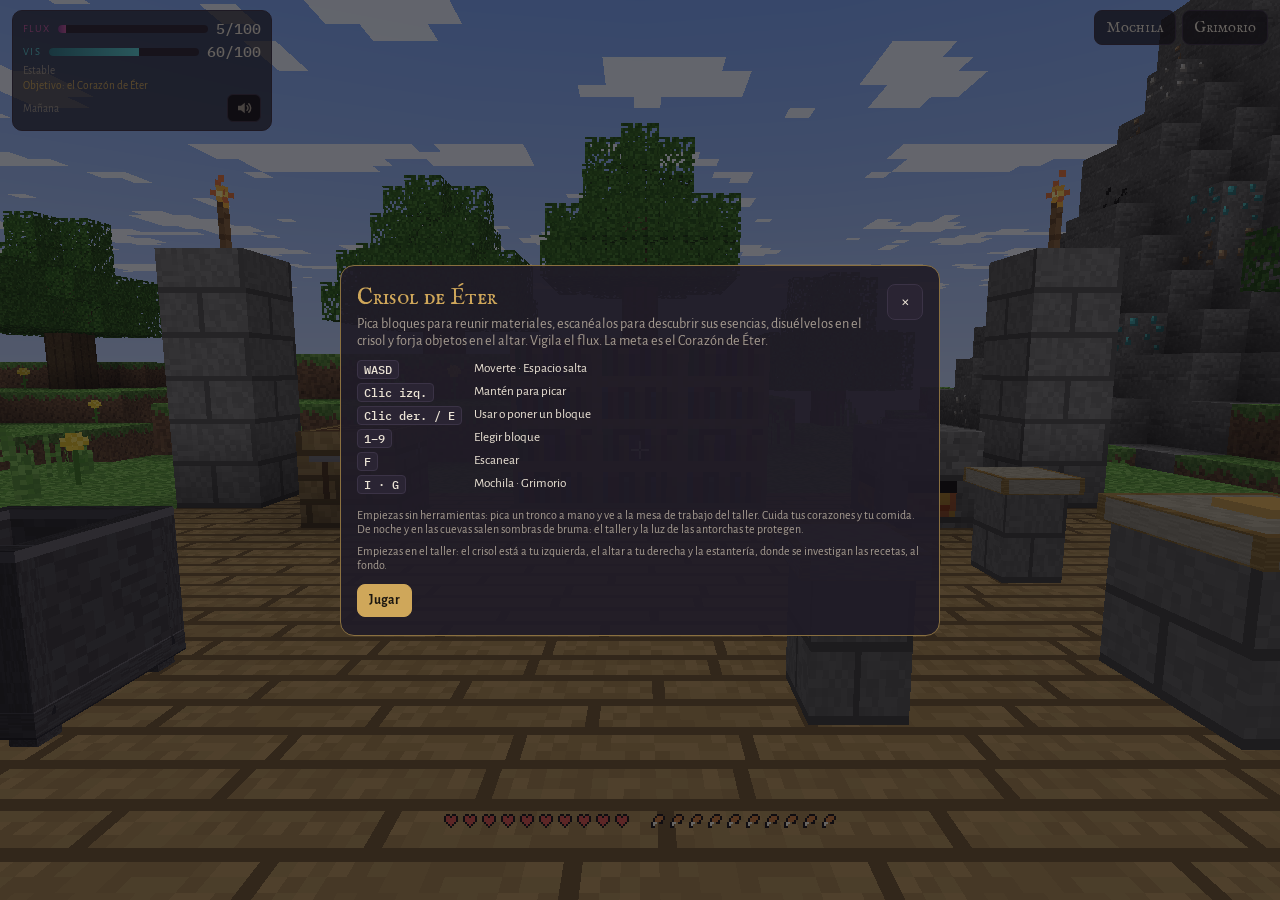
<file: crisol-de-eter/index.html>
<!doctype html>
<html lang="es">
<head>
<meta charset="utf-8">
<meta name="viewport" content="width=device-width, initial-scale=1, viewport-fit=cover">
<title>Crisol de Éter 3D</title>
<link rel="stylesheet" href="css/style.css">
</head>
<body>

<canvas id="c" aria-label="Mundo del Crisol de Éter"></canvas>
<div class="hud topl">
  <div class="fluxrow"><span class="lbl">Flux</span><div class="bar"><i id="fluxbar"></i></div><span id="fluxval" class="mono"></span></div>
  <div class="fluxrow visrow"><span class="lbl">Vis</span><div class="bar"><i id="visbar"></i></div><span id="visval" class="mono"></span></div>
  <div class="fstate" id="fstate"></div>
  <div class="goal" id="goal"></div>
  <button class="team" id="team" data-open="equipo" hidden></button>
  <div class="clockrow"><span class="clock" id="clock"></span><button class="snd" id="mute" title="Sonido (M)"></button></div>
</div>
<div class="hud topr"><button class="hbtn" data-open="mochila">Mochila</button><button class="hbtn" data-open="grimorio">Grimorio</button></div>
<div class="hud cross"></div>
<div class="hud tgt"><b id="tgtName"></b><span id="tgtHint"></span><span id="tgtEss" class="tess"></span><div class="mine" id="mineWrap" hidden><i id="mineBar"></i></div></div>
<div class="hud vitals" id="vitals" role="button"></div>
<button class="hud focus" id="focus" hidden></button>
<div class="hud hotbar" id="hotbar"></div>
<div class="hud bossbar" id="bossbar" hidden></div>
<div class="hud picks" id="picks"></div>
<div class="hud lockhint" id="lockhint" hidden>Haz clic en el mundo para seguir jugando</div>
<div class="hud joy" id="joy"><div class="knob" id="knob"></div></div>
<div class="hud btns">
  <button class="tb" id="bScan">Escanear</button><button class="tb" id="bUse">Usar</button>
  <button class="tb" id="bJump">Saltar</button><button class="tb big" id="bMine">Picar</button><button class="tb" id="bCast" hidden>Lanzar</button>
</div>
<div class="flash" id="flash"></div>
<div class="ov" id="panel" hidden><div class="pin"><button class="x" data-act="closep" aria-label="Cerrar">×</button><div id="pbody"></div></div></div>

<script src="js/vendor/three.min.js"></script>
<script src="js/data.js"></script>
<script src="js/state.js"></script>
<script src="js/audio.js"></script>
<script src="js/textures.js"></script>
<script src="js/world.js"></script>
<script src="js/light.js"></script>
<script src="js/render.js"></script>
<script src="js/player.js"></script>
<script src="js/ui.js"></script>
<script src="js/equipo.js"></script>
<script src="js/net.js"></script>
<script src="js/mobs.js"></script>
<script src="js/main.js"></script>
</body>
</html>
</file>
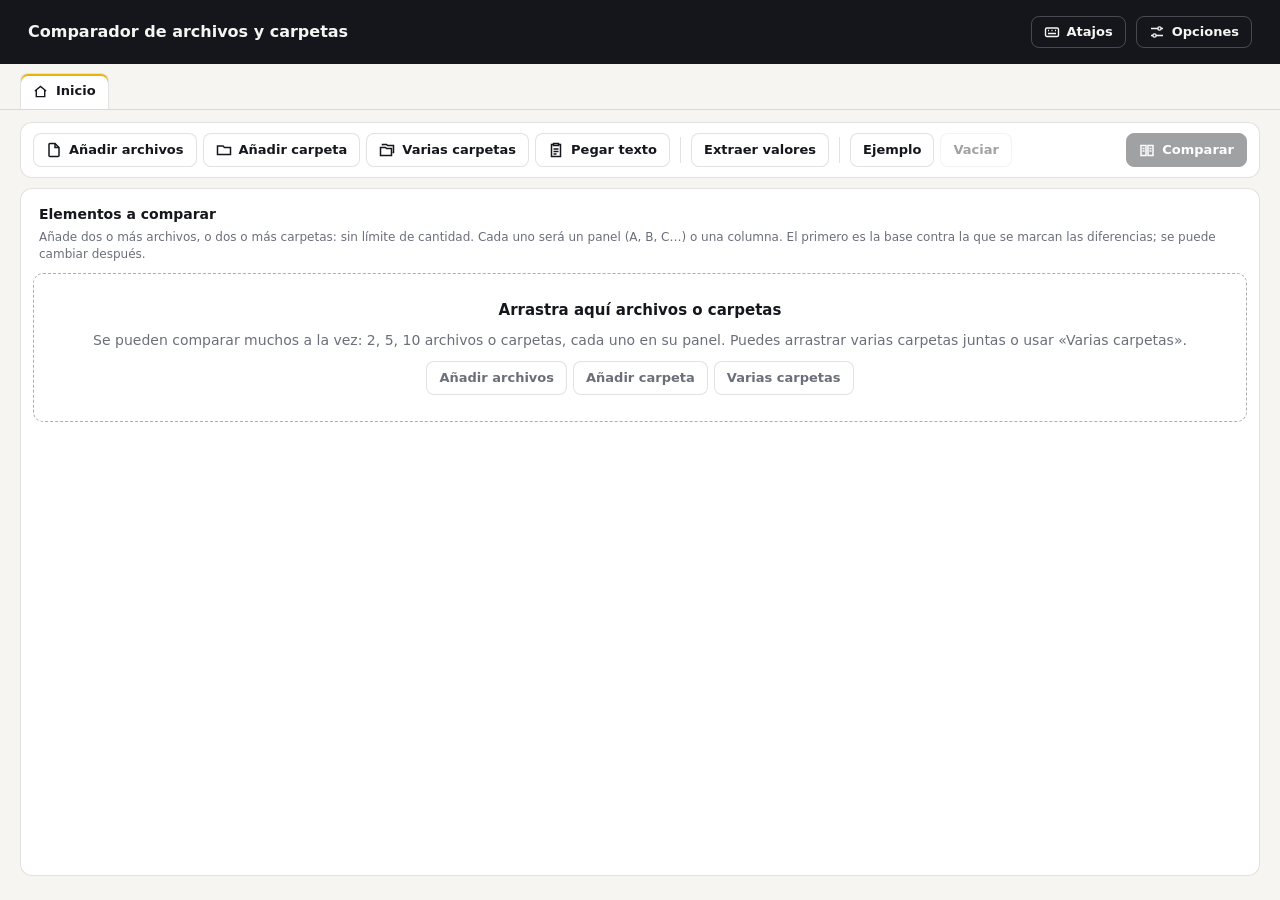
<file: comparador/comparador.html>
<!doctype html>
<html lang="es">
<meta charset="utf-8">
<meta name="author" content="judelri">
<meta name="viewport" content="width=device-width,initial-scale=1,viewport-fit=cover">
<!-- fin-cabecera (lo de arriba lo pone la publicación como Artifact) -->
<title>Comparador de archivos y carpetas</title>
<meta name="claude:viewport-fit-sides" content="cover">
<style>
/* Mismo lenguaje que el Generador de Dashboard y el Editor DXF: encabezado negro,
   fondo hueso, tarjetas blancas con borde fino y dorado como acento.
   Pestañas como WinMerge: una de inicio, una por cada comparación de carpetas o de archivos. */
:root{
  --bg:#f6f5f1;--surface:#ffffff;--surface2:#eeece4;--border:rgba(20,20,22,.12);--border-strong:rgba(20,20,22,.35);
  --text:#15171c;--muted:#6b6f7a;--accent:#eab308;--accent-ink:#8a6d00;--accent-soft:#fdf6dc;--on-accent:#1a1400;
  --ok:#1f8a5b;--danger:#c0392b;--header-bg:#14161c;--header-text:#f5f5f2;--header-muted:#9a9da6;
  --font:system-ui,-apple-system,"Segoe UI",Roboto,sans-serif;--mono:ui-monospace,"Cascadia Mono",Consolas,monospace;
  /* colores de las diferencias */
  --chg:#fff1bf;--chg-sel:#ffe27a;--chg-mark:#f2c230;--add:#e1f3e6;--add-sel:#c3e8cf;--add-mark:#8fd3a5;
  --eqd:#fcf9ee;--ign:#f3f1ea;--gutter:#faf9f5;--hit:#9ec5ff;
  --hatch:repeating-linear-gradient(135deg,#ebe9e1 0 3px,#f7f6f2 3px 8px);
  --rh:20px;
  color-scheme:light;
}
[hidden]{display:none!important}
*{box-sizing:border-box}
html,body{height:100%}
body{margin:0;font-family:var(--font);background:var(--bg);color:var(--text);font-size:14px;line-height:1.4;
  display:grid;grid-template-rows:auto auto minmax(0,1fr);overflow:hidden}
button,input,select,textarea{font:inherit;color:inherit}

/* Encabezado */
header.top{background:var(--header-bg);color:var(--header-text);display:flex;align-items:center;gap:14px;height:64px;min-width:0;
  padding-left:max(28px,env(safe-area-inset-left,0px));padding-right:max(28px,env(safe-area-inset-right,0px))}
header.top .sep{width:1px;height:26px;background:rgba(255,255,255,.2);flex:none}
.titulo{font-size:16px;font-weight:600;color:var(--header-text);white-space:nowrap}
.arch{margin-left:auto;display:flex;align-items:center;gap:10px;min-width:0}
#hdrInfo{font:12px var(--mono);color:var(--header-muted);overflow:hidden;text-overflow:ellipsis;white-space:nowrap;min-width:0}
.hbtn{display:inline-flex;align-items:center;gap:7px;height:32px;padding:0 12px;border:1px solid rgba(255,255,255,.22);background:transparent;color:var(--header-text);
  border-radius:8px;font-weight:600;font-size:13px;cursor:pointer;white-space:nowrap;flex:none}
.hbtn:hover{background:rgba(255,255,255,.08);border-color:rgba(255,255,255,.4)}
.hbtn svg{width:16px;height:16px}
.chip{background:var(--accent);color:var(--on-accent);border-radius:999px;padding:2px 10px;font-size:11px;font-weight:700;white-space:nowrap}

/* Pestañas */
nav.tabs{display:flex;gap:4px;align-items:flex-end;overflow-x:auto;scrollbar-width:thin;min-width:0;
  padding:10px max(20px,env(safe-area-inset-right,0px)) 0 max(20px,env(safe-area-inset-left,0px));border-bottom:1px solid var(--border)}
.tab{display:flex;align-items:center;gap:8px;height:36px;padding:0 6px 0 12px;border:1px solid var(--border);border-bottom:0;
  border-radius:8px 8px 0 0;background:var(--surface2);cursor:pointer;white-space:nowrap;font-size:13px;font-weight:600;flex:none;max-width:280px;
  margin-bottom:-1px;color:var(--muted)}
.tab:hover{color:var(--text)}
.tab.act{background:var(--surface);color:var(--text);border-color:var(--border);box-shadow:inset 0 2px 0 var(--accent)}
.tab .tt{overflow:hidden;text-overflow:ellipsis}
.tab svg{width:15px;height:15px;flex:none}
.tab .x{width:22px;height:22px;border:0;background:none;border-radius:5px;display:grid;place-items:center;cursor:pointer;color:var(--muted);padding:0}
.tab .x:hover{background:rgba(20,20,22,.08);color:var(--text)}
.tab .dot{width:8px;height:8px;border-radius:50%;background:var(--accent);flex:none}
.tab.fija{padding-right:12px}

/* Cuerpo */
.wrap{min-height:0;padding-block:12px 14px;display:grid;
  padding-left:max(20px,env(safe-area-inset-left,0px));padding-right:max(20px,env(safe-area-inset-right,0px))}
.vista{display:grid;grid-template-rows:auto minmax(0,1fr) auto;gap:10px;min-height:0;min-width:0}
.card{background:var(--surface);border:1px solid var(--border);border-radius:12px}
.toolbar{display:flex;flex-wrap:wrap;align-items:center;gap:8px;padding:10px 12px}
.grp{display:flex;flex-wrap:wrap;gap:6px;align-items:center}
.vsep{width:1px;height:26px;background:var(--border);margin:0 2px}
.btn{display:inline-flex;align-items:center;justify-content:center;gap:7px;height:34px;padding:0 12px;border:1px solid var(--border);
  background:var(--surface);border-radius:8px;font-weight:600;font-size:13px;cursor:pointer;white-space:nowrap}
.btn:hover{border-color:var(--border-strong)}
.btn:disabled{opacity:.4;cursor:default}
.btn:disabled:hover{border-color:var(--border)}
.btn svg{width:16px;height:16px;flex:none}
.btn.ico{width:34px;padding:0}
.btn.prim{background:var(--text);color:#fff;border-color:var(--text)}
.btn.prim:hover{background:#2c2f38}
.btn.oro{background:var(--accent);color:var(--on-accent);border-color:var(--accent)}
.btn[aria-pressed="true"]{background:var(--accent-soft);border-color:var(--accent)}
.btn.danger{color:var(--danger)}
.btn .n{font:11px var(--mono);color:var(--muted);font-variant-numeric:tabular-nums}
.btn:focus-visible,.ic:focus-visible,input:focus-visible,select:focus-visible,textarea:focus-visible,.vp:focus-visible{outline:none;border-color:var(--accent);box-shadow:0 0 0 3px rgba(234,179,8,.25)}
kbd{font:11px var(--mono);color:var(--muted);border:1px solid var(--border);border-radius:4px;padding:0 4px;line-height:16px;background:var(--surface)}
.sel-in{height:34px;border:1px solid var(--border);border-radius:8px;background:#fff;padding:0 8px;font-size:13px}
.busca{height:34px;width:180px;border:1px solid var(--border);border-radius:8px;background:#fff;padding:0 10px;font-size:13px}
.lbl{font-size:12px;color:var(--muted);font-weight:600}

/* Inicio */
.inicio{display:grid;grid-template-columns:minmax(0,1fr);gap:14px;min-height:0}
.lista{display:grid;grid-template-rows:auto minmax(0,1fr);min-height:0;overflow:hidden}
.lista .lh{padding:16px 18px 10px;display:grid;gap:4px}
.items{overflow:auto;min-height:0;padding:0 12px 14px;display:grid;align-content:start;gap:6px}
.it{display:grid;grid-template-columns:30px 22px minmax(0,1fr) auto;align-items:center;gap:10px;padding:8px 8px 8px 10px;
  border:1px solid var(--border);border-radius:10px;background:var(--surface)}
.it .lt{justify-self:start}
.it svg.k{width:20px;height:20px;color:var(--muted)}
.it .nm{font-weight:600;overflow:hidden;text-overflow:ellipsis;white-space:nowrap}
.it .de{font:12px var(--mono);color:var(--muted);overflow:hidden;text-overflow:ellipsis;white-space:nowrap}
.it .ac{display:flex;gap:2px}
.ic{width:30px;height:30px;border:1px solid transparent;background:transparent;border-radius:6px;display:grid;place-items:center;cursor:pointer;color:var(--text);padding:0}
.ic:hover{background:var(--surface2)}
.ic:disabled{opacity:.3;cursor:default;background:none}
.ic svg{width:16px;height:16px}
.drop{border:1.5px dashed var(--border-strong);border-radius:10px;padding:26px 16px;text-align:center;color:var(--muted);display:grid;gap:10px;justify-items:center}
.drop b{color:var(--text);font-size:15px}
.drop .row{justify-content:center}
body.over .drop{border-color:var(--accent);background:var(--accent-soft)}
body.over::after{content:"Suelta aquí archivos o carpetas para compararlos";position:fixed;inset:12px;border:2px dashed var(--accent);border-radius:14px;
  display:grid;place-items:center;font-size:18px;font-weight:700;background:rgba(255,251,235,.88);z-index:20;pointer-events:none}
.lt{width:24px;height:24px;border-radius:6px;background:var(--surface2);font:800 12px var(--font);display:grid;place-items:center;flex:none;color:var(--text)}
.lt.base{background:var(--text);color:#fff}
.side{overflow:auto;min-height:0;padding:4px 20px 18px}
.side section{padding:16px 0;border-top:1px solid var(--border);display:grid;gap:10px}
.side section:first-child{border-top:0}
h2{font-size:14px;margin:0}
.sub{margin:0;color:var(--muted);font-size:12px;line-height:1.45}
.fld{display:grid;gap:5px;min-width:0}
.fld>span{font-size:12px;font-weight:600}
.fld>span i{font-style:normal;font-weight:400;color:var(--muted)}
.fld input,.fld select{width:100%;min-width:0;height:34px;padding:0 10px;border:1px solid var(--border);border-radius:8px;background:#fff}
.fld input{font-family:var(--mono);font-size:12px}
.chk{display:flex;gap:9px;align-items:flex-start;font-size:13px;cursor:pointer}
.chk input{margin:2px 0 0;accent-color:var(--text);width:16px;height:16px;flex:none}
.row{display:flex;flex-wrap:wrap;gap:6px}
.keys{display:grid;grid-template-columns:auto minmax(0,1fr);gap:6px 12px;font-size:12px;margin:0}
.keys dt{white-space:nowrap;font-weight:600}
.keys dd{margin:0;color:var(--muted)}

/* Comparación de archivos */
.fc{display:grid;grid-template-columns:minmax(0,1fr) 36px;min-height:0;overflow:hidden}
.fc-main{display:grid;grid-template-rows:auto minmax(0,1fr) auto;min-height:0;min-width:0;border-right:1px solid var(--border)}
.heads{overflow:hidden;border-bottom:1px solid var(--border)}
.heads-in,.hbars-in{display:flex;width:max-content}
.ph{flex:none;display:grid;grid-template-columns:auto minmax(0,1fr) auto;gap:9px;align-items:center;padding:8px 10px;border-right:1px solid var(--border);
  cursor:pointer;min-width:0;background:var(--surface)}
.ph.act{box-shadow:inset 0 -3px 0 var(--accent);background:var(--accent-soft)}
.ph .nm{font-weight:700;font-size:13px;overflow:hidden;text-overflow:ellipsis;white-space:nowrap}
.ph .de{font:11px var(--mono);color:var(--muted);overflow:hidden;text-overflow:ellipsis;white-space:nowrap}
.ph .fl{display:flex;gap:4px;align-items:center}
.tag{font-size:10px;font-weight:700;border-radius:999px;padding:1px 7px;background:var(--surface2);color:var(--muted);white-space:nowrap}
.tag.oro{background:var(--accent);color:var(--on-accent)}
.vp{overflow:auto;position:relative;min-height:0;outline:none;background:#fff;border:0}
.lienzo{position:relative}
.filas{position:absolute;left:0;top:0;will-change:transform}
.f{display:flex;height:var(--rh)}
.c{flex:none;display:flex;border-right:1px solid var(--border);overflow:hidden;position:relative;min-width:0}
.ln{flex:none;text-align:right;padding-right:6px;color:#9a9ca4;font:11px/var(--rh) var(--mono);user-select:none;background:var(--gutter);font-variant-numeric:tabular-nums}
.fm{flex:none;width:14px;height:var(--rh);background:var(--gutter);border-right:1px solid #ecebe5;color:#8f9199}
.fm svg{display:block}
.fm[data-pl]{cursor:pointer}
.fm[data-pl]:hover{color:var(--text)}
.fm path,.fm rect{stroke:currentColor;fill:none;stroke-width:1}
.fm rect{fill:#fff}
.tw{flex:1;min-width:0;overflow:hidden;position:relative}
.tx{display:inline-block;white-space:pre;font:12.5px/var(--rh) var(--mono);padding:0 8px 0 6px;tab-size:4;-moz-tab-size:4}
.f.d .c.k0 .tw{background:var(--eqd)}
.c.k1 .tw{background:var(--chg)}
.f.sel .c.k1 .tw{background:var(--chg-sel)}
.c.k2 .tw{background:var(--add)}
.f.sel .c.k2 .tw{background:var(--add-sel)}
.f.d .c.k3 .tw,.f.d .c.k5 .tw{background:var(--hatch)}
.c.k4 .tw,.f.i .c.k5 .tw{background:var(--ign)}
.f.sel .ln,.f.sel .fm{background:var(--accent-soft);color:var(--accent-ink)}
.f.sel .c:first-child .ln{box-shadow:inset 3px 0 0 var(--accent)}
.c.k1 .m1{background:var(--chg-mark);border-radius:2px}
.c.k2 .m1{background:var(--add-mark);border-radius:2px}
.m2{background:var(--hit);border-radius:2px;box-shadow:0 0 0 1px #5b8fd8}
.c.cu .tw{box-shadow:inset 0 0 0 1px rgba(20,20,22,.35)}
.f.pl .c{box-shadow:inset 0 -1px 0 #a7a49a}
.plg{display:inline-block;font:11px/14px var(--font);font-weight:700;padding:0 6px;margin-left:8px;border-radius:4px;background:var(--surface2);border:1px solid var(--border);color:var(--muted);vertical-align:1px}
.f.phd .tw{background:#f4f3ee;cursor:pointer}
.f.phd .tx{color:var(--muted);font:600 11.5px/var(--rh) var(--font)}
.f.phd:hover .tx{color:var(--text)}
.ed{position:absolute;z-index:3;height:var(--rh);border:0;outline:2px solid var(--accent);background:#fffdf3;font:12.5px var(--mono);padding:0 8px 0 6px;tab-size:4}
.hbars{overflow:hidden;border-top:1px solid var(--border)}
.hb{flex:none;overflow-x:auto;overflow-y:hidden;height:12px;border-right:1px solid var(--border);scrollbar-width:thin}
.hb div{height:1px}
.loc{display:block;width:36px;height:100%;cursor:pointer;background:#faf9f5}
.estado{display:flex;flex-wrap:wrap;gap:6px 18px;align-items:center;font:12px var(--mono);color:var(--muted);padding:0 4px;min-height:18px;font-variant-numeric:tabular-nums}
.estado b{color:var(--text);font-weight:600}
.estado .av{color:var(--danger)}
.prog{flex:1;max-width:280px;height:6px;border-radius:3px;background:var(--surface2);overflow:hidden}
.prog i{display:block;height:100%;background:var(--accent);width:0}
.vacio{display:grid;place-items:center;color:var(--muted);padding:40px;text-align:center}

/* Comparación de carpetas */
.cc{display:grid;grid-template-rows:auto minmax(0,1fr);min-height:0;overflow:hidden}
.cc-head{overflow:hidden;border-bottom:1px solid var(--border);background:var(--surface)}
.fr{display:grid;align-items:center;height:30px;border-bottom:1px solid #f0efe9;font-size:13px;cursor:default;width:var(--anc,100%)}
.cc-head .fr{height:36px;border:0;font-size:12px;font-weight:700;color:var(--muted)}
.cc-head .fr>div{cursor:pointer;user-select:none}
.cc-head .fr>div:hover{color:var(--text)}
.fr>div{padding:0 10px;min-width:0;overflow:hidden;text-overflow:ellipsis;white-space:nowrap;height:100%;display:flex;align-items:center;gap:7px}
.fr .nm svg{width:16px;height:16px;flex:none;color:var(--muted)}
.fr .nm .tg{width:16px;height:16px;flex:none;display:grid;place-items:center;color:var(--muted);cursor:pointer;border-radius:4px}
.fr .nm .tg:hover{background:var(--surface2);color:var(--text)}
.fr .nm .tg svg{width:10px;height:10px}
.fr .nm span.t{overflow:hidden;text-overflow:ellipsis}
.fr.dir .nm span.t{font-weight:600}
.fr .cp{font:12px var(--mono);color:var(--muted)}
.fr .sc{font:12px var(--mono);color:var(--muted);font-variant-numeric:tabular-nums;border-left:1px solid #f0efe9}
.fr .sc.aus{background:var(--hatch)}
.fr .sc .fe{color:#9a9ca4}
.cc .vp .fr:hover{background:#faf9f5}
.cc .vp .fr.sel{background:var(--accent-soft)}
.cc .vp .fr.sel .sc.aus{background:linear-gradient(var(--accent-soft),var(--accent-soft))}
.g{min-width:18px;height:18px;border-radius:9px;display:inline-grid;place-items:center;font:700 11px var(--font);color:#fff;padding:0 5px;flex:none}
.g0{background:#3b4250}.g1{background:#c58a00}.g2{background:#2f6fd0}.g3{background:#1f8a5b}.g4{background:#8a4fc8}.g5{background:#c0392b}.g6{background:#0f8a98}.g7{background:#9a6a3a}
.gd{background:var(--surface2);color:var(--muted)}
.bd{font-size:11px;font-weight:700;border-radius:999px;padding:2px 9px;white-space:nowrap}
.b-igual{background:#e3f3ea;color:#17714a}
.b-distinto{background:#fff1bf;color:#7a5a00}
.b-falta{background:#fbe4e1;color:#a5322a}
.b-pend{background:var(--surface2);color:var(--muted)}
.b-error{background:var(--danger);color:#fff}
.cnt{font:11px var(--mono);color:var(--muted)}


/* Hoja de valores extraídos (tipo Excel) */
.xl{overflow:auto;min-height:0;outline:none}
table.hoja{border-collapse:separate;border-spacing:0;font-size:13px;min-width:100%}
.hoja th,.hoja td{border-right:1px solid #e3e1da;border-bottom:1px solid #e3e1da;padding:0 10px;height:26px;white-space:nowrap;max-width:420px;overflow:hidden;text-overflow:ellipsis;text-align:left;cursor:cell}
.hoja thead th{position:sticky;top:0;background:#f3f2ed;font-weight:600;color:var(--muted);z-index:1}
.hoja thead th.cl{text-align:center;font:600 11px var(--mono)}
.hoja thead tr:nth-child(2) th{top:26px;color:var(--text);background:#faf9f5;font-weight:700}
.hoja .rn{position:sticky;left:0;background:#f3f2ed;color:var(--muted);text-align:center;font:11px var(--mono);min-width:46px;z-index:1;cursor:default}
.hoja thead .rn{z-index:3}
.hoja td.v{font-family:var(--mono);font-size:12.5px}
.hoja td.num{text-align:right;font-variant-numeric:tabular-nums}
.hoja td.ub{color:var(--muted);font-size:12px}
.hoja td.dif{background:var(--chg)}
.hoja td.raw{color:var(--muted);font-style:italic}
.hoja td.aus{background:var(--hatch);color:var(--muted);font:11px var(--font)}
.hoja .sel{outline:2px solid #1f8a5b;outline-offset:-2px}
.hoja tfoot td{position:sticky;bottom:0;background:#faf9f5;font-weight:600;font-size:12px;border-top:1px solid #d5d2c8;color:var(--muted)}
.hoja tfoot .rn{z-index:2}

#opcDlg{display:grid;grid-template-columns:repeat(auto-fit,minmax(260px,1fr));gap:0 28px;margin-bottom:8px}
#opcDlg section{border-top:0;padding-top:4px}
/* Atajos de teclado */
.atl{display:grid;gap:2px;max-height:62vh;overflow:auto;margin:0 -6px 16px;padding:0 6px}
.atl h3{font-size:12px;color:var(--muted);text-transform:uppercase;letter-spacing:.6px;margin:14px 0 4px}
.atr{display:grid;grid-template-columns:minmax(0,1fr) 190px 30px;gap:8px;align-items:center;min-height:36px;font-size:13px}
.atr .kb{height:30px;border:1px solid var(--border);border-radius:7px;background:var(--surface2);font:12px var(--mono);cursor:pointer;padding:0 8px}
.atr .kb:hover{border-color:var(--border-strong)}
.atr .kb.vacio{color:var(--muted);font-family:var(--font);font-style:italic}
.atr .kb.esp{background:var(--accent-soft);border-color:var(--accent);color:var(--accent-ink)}
.atr .kb.cambio{background:#fff;border-color:var(--accent)}
.atr .fijo{font:12px var(--mono);color:var(--muted);padding:0 8px}
/* Avisos, diálogos y menú */
.toasts{position:fixed;left:50%;transform:translateX(-50%);bottom:calc(18px + env(safe-area-inset-bottom,0px));display:grid;gap:6px;z-index:30;
  width:max-content;max-width:calc(100vw - 32px)}
.toast{background:var(--header-bg);color:var(--header-text);padding:10px 16px;border-radius:8px;font-size:13px;box-shadow:0 6px 24px rgba(20,20,22,.18)}
.toast.err{background:var(--danger);color:#fff}
dialog{border:1px solid var(--border);border-radius:12px;background:var(--surface);color:var(--text);padding:22px;max-width:min(460px,calc(100vw - 32px))}
dialog.ancho{max-width:min(720px,calc(100vw - 32px));width:100%}
dialog::backdrop{background:rgba(20,22,28,.45)}
dialog p{margin:0 0 18px;line-height:1.45}
dialog h2{margin-bottom:12px}
dialog .row{justify-content:flex-end}
dialog .row .btn{flex:0 0 auto}
dialog textarea{width:100%;height:300px;border:1px solid var(--border);border-radius:8px;padding:10px;font:12.5px var(--mono);resize:vertical;margin-bottom:14px;tab-size:4}
dialog .fld{margin-bottom:12px}
.menu{position:fixed;z-index:40;background:var(--surface);border:1px solid var(--border);border-radius:10px;box-shadow:0 10px 32px rgba(20,20,22,.18);
  padding:5px;min-width:220px;max-width:340px}
.menu button{display:flex;width:100%;align-items:center;gap:16px;justify-content:space-between;border:0;background:none;text-align:left;
  padding:7px 10px;border-radius:6px;font-size:13px;cursor:pointer}
.menu button:hover:not(:disabled){background:var(--surface2)}
.menu button:disabled{opacity:.4;cursor:default}
.menu hr{border:0;border-top:1px solid var(--border);margin:4px 2px}

@media (max-width:900px){
  .inicio{grid-template-columns:minmax(0,1fr);overflow:auto}
  .side{overflow:visible}
  .lista{min-height:360px}
  .vsep{display:none}
  .btn kbd{display:none}
}
@media (max-width:640px){
  .titulo{font-size:14px}
}
@media (prefers-reduced-motion:no-preference){.btn,.tab{transition:border-color .12s,background-color .12s}}
</style>

<header class="top">
  <span class="titulo">Comparador de archivos y carpetas</span>
  <span class="arch"><span id="hdrInfo"></span><span class="chip" id="dirtyChip" hidden>Sin guardar</span><button class="hbtn" id="btnAtajos" title="Ver y cambiar los atajos de teclado"><svg viewBox="0 0 16 16" fill="none" stroke="currentColor" stroke-width="1.4"><rect x="1.5" y="4" width="13" height="8.5" rx="1.5"/><path d="M4 6.5h1M7.5 6.5h1M11 6.5h1M4 9.5h8"/></svg>Atajos</button><button class="hbtn" id="btnOpc" title="Espacios, mayúsculas, plegado, carpetas…"><svg viewBox="0 0 16 16" fill="none" stroke="currentColor" stroke-width="1.4"><path d="M2 4.5h7M12 4.5h2M2 11.5h2M7 11.5h7"/><circle cx="10.5" cy="4.5" r="1.6"/><circle cx="5.5" cy="11.5" r="1.6"/></svg>Opciones</button></span>
</header>

<nav class="tabs" id="tabs" aria-label="Comparaciones abiertas"></nav>

<div class="wrap" id="vistas">
  <section class="vista" id="vInicio">
    <div class="card toolbar" role="toolbar" aria-label="Elegir qué comparar">
      <div class="grp">
        <button class="btn" id="btnArch" title="Añadir uno o varios archivos (Ctrl+O)"><svg viewBox="0 0 16 16" fill="none" stroke="currentColor" stroke-width="1.5"><path d="M9 1.5H4a1 1 0 00-1 1v11a1 1 0 001 1h8a1 1 0 001-1V5.5z"/><path d="M9 1.5v4h4"/></svg>Añadir archivos</button>
        <button class="btn" id="btnCarp" title="Añadir una carpeta (repite para añadir más)"><svg viewBox="0 0 16 16" fill="none" stroke="currentColor" stroke-width="1.5"><path d="M1.5 4.5v8h13v-7h-6L7 4H1.5z"/></svg>Añadir carpeta</button>
        <button class="btn" id="btnVarias" title="Elegir una carpeta y marcar varias de sus subcarpetas para añadirlas de una vez"><svg viewBox="0 0 16 16" fill="none" stroke="currentColor" stroke-width="1.5"><path d="M3.5 3.5V2.5h4l1 1h6v7h-1"/><path d="M1.5 5.5v8h11v-7h-5l-1-1z"/></svg>Varias carpetas</button>
        <button class="btn" id="btnTexto" title="Pegar un texto para compararlo"><svg viewBox="0 0 16 16" fill="none" stroke="currentColor" stroke-width="1.5"><path d="M5.5 2.5h-2v12h9v-12h-2"/><path d="M5.5 1.5h5v2h-5zM5.5 7h5M5.5 9.5h5M5.5 12h3"/></svg>Pegar texto</button>
      </div>
      <span class="vsep"></span>
      <div class="grp">
        <button class="btn" id="btnValores" title="Sacar el valor de una etiqueta &lt;palabra&gt;valor&lt;/palabra&gt; de todos los elementos de la lista, sin comparar">Extraer valores</button>
      </div>
      <span class="vsep"></span>
      <div class="grp">
        <button class="btn" id="btnEjemplo" title="Cargar un ejemplo para probar">Ejemplo</button>
        <button class="btn" id="btnVaciar" title="Quitar todos los elementos" disabled>Vaciar</button>
      </div>
      <div class="grp" style="margin-left:auto">
        <button class="btn prim" id="btnComparar" disabled title="Comparar los elementos de la lista (Ctrl+Intro)"><svg viewBox="0 0 16 16" fill="none" stroke="currentColor" stroke-width="1.5"><path d="M2 3.5h5v10H2zM9 3.5h5v10H9z"/><path d="M3.5 6.5h2M10.5 6.5h2M3.5 9h2M10.5 9h2"/></svg>Comparar</button>
      </div>
    </div>
    <main class="inicio">
      <section class="card lista" aria-label="Elementos a comparar">
        <div class="lh">
          <h2>Elementos a comparar <span class="cnt" id="itemsCnt"></span></h2>
          <p class="sub">Añade dos o más archivos, o dos o más carpetas: sin límite de cantidad. Cada uno será un panel (A, B, C…) o una columna. El primero es la base contra la que se marcan las diferencias; se puede cambiar después.</p>
        </div>
        <div class="items" id="items"></div>
      </section>
    </main>
    <div></div>
  </section>
</div>

<div class="toasts" id="toasts" aria-live="polite"></div>
<dialog id="dlg"><p id="dlgMsg"></p><div class="row"><button class="btn" id="dlgNo">Cancelar</button><button class="btn prim" id="dlgOk">Continuar</button></div></dialog>
<dialog id="dlgTexto" class="ancho">
  <h2>Pegar texto</h2>
  <label class="fld"><span>Nombre <i>(la extensión elige cómo se pliega: .js, .py, .xml…)</i></span><input id="txtNombre" value="texto.txt"></label>
  <textarea id="txtArea" spellcheck="false" placeholder="Pega aquí el texto"></textarea>
  <div class="row"><button class="btn" id="txtNo">Cancelar</button><button class="btn prim" id="txtOk">Añadir</button></div>
</dialog>
<dialog id="dlgOpc" class="ancho" style="max-width:min(960px,calc(100vw - 32px))"><h2>Opciones</h2><div id="opcDlg" class="side" style="padding:0;overflow:visible"></div><div class="row"><button class="btn prim" id="opcOk">Listo</button></div></dialog>
<dialog id="dlgCopiar">
  <h2>Copiar archivos entre carpetas</h2>
  <p class="sub" id="copInfo" style="margin-bottom:14px"></p>
  <label class="fld"><span>Desde</span><select id="copDesde"></select></label>
  <div class="fld"><span>Hacia</span><div id="copHacia" style="display:grid;gap:6px"></div></div>
  <p class="sub" id="copNota" style="margin-bottom:16px">Los archivos que ya existan en el destino se sobrescriben.</p>
  <div class="row"><button class="btn" id="copNo">Cancelar</button><button class="btn prim" id="copOk">Copiar</button></div>
</dialog>
<dialog id="dlgAtajos" class="ancho">
  <h2>Atajos de teclado</h2>
  <p class="sub" style="margin-bottom:6px">Haz clic en una combinación y pulsa la nueva. <b>Supr</b> la deja sin atajo y <b>Esc</b> cancela. Se recuerdan en este equipo.</p>
  <div class="atl" id="atLista"></div>
  <div class="row"><button class="btn" id="atRest" style="margin-right:auto">Restaurar todos</button><button class="btn prim" id="atOk">Listo</button></div>
</dialog>
<div class="menu" id="menu" hidden role="menu"></div>
<input type="file" id="inFiles" multiple hidden>
<input type="file" id="inDir" webkitdirectory hidden>
<input type="file" id="inDirV" webkitdirectory hidden>
<dialog id="dlgSubs">
  <h2 id="subTit">Elegir carpetas</h2>
  <p class="sub" style="margin-bottom:12px">Marca las subcarpetas que quieres comparar. Cada una será una columna (A, B, C…).</p>
  <div class="row" style="justify-content:flex-start;margin-bottom:10px"><button class="btn" id="subTodas" style="height:28px">Todas</button><button class="btn" id="subNinguna" style="height:28px">Ninguna</button></div>
  <div id="subLista" style="display:grid;gap:6px;max-height:50vh;overflow:auto;margin-bottom:16px"></div>
  <div class="row"><button class="btn" id="subNo">Cancelar</button><button class="btn prim" id="subOk">Añadir</button></div>
</dialog>
<script>
/* ==========================================================================
   Núcleo sin pantalla: leer y escribir texto, diferencias entre N archivos,
   resaltado dentro de la línea, plegado de código y huellas de contenido.
   ========================================================================== */
var Nucleo=(function(){
'use strict';

/* ---------- Texto: codificación y líneas ---------- */
var W1252=null;
function tabla1252(){
  if(W1252)return W1252;
  var b=new Uint8Array(256);for(var i=0;i<256;i++)b[i]=i;
  var s=new TextDecoder('windows-1252').decode(b);W1252=new Map();
  for(i=0;i<256;i++)W1252.set(s.charCodeAt(i),i);
  return W1252;
}
/* Devuelve {text, enc, bom, binario}. Prueba BOM, luego UTF-8 estricto y si no, Windows-1252. */
function decodificar(bytes){
  var n=bytes.length;
  if(n>=3&&bytes[0]===0xEF&&bytes[1]===0xBB&&bytes[2]===0xBF)return{text:new TextDecoder('utf-8').decode(bytes.subarray(3)),enc:'utf-8',bom:true,binario:false};
  if(n>=2&&bytes[0]===0xFF&&bytes[1]===0xFE)return{text:new TextDecoder('utf-16le').decode(bytes.subarray(2)),enc:'utf-16le',bom:true,binario:false};
  if(n>=2&&bytes[0]===0xFE&&bytes[1]===0xFF)return{text:new TextDecoder('utf-16be').decode(bytes.subarray(2)),enc:'utf-16be',bom:true,binario:false};
  var lim=Math.min(n,65536);
  for(var i=0;i<lim;i++)if(bytes[i]===0)return{text:'',enc:'binario',bom:false,binario:true};
  try{return{text:new TextDecoder('utf-8',{fatal:true}).decode(bytes),enc:'utf-8',bom:false,binario:false};}
  catch(e){return{text:new TextDecoder('windows-1252').decode(bytes),enc:'windows-1252',bom:false,binario:false};}
}
function codificar(text,enc,bom){
  var i,out;
  if(enc==='utf-16le'||enc==='utf-16be'){
    var le=enc==='utf-16le',o=bom?2:0;out=new Uint8Array(o+text.length*2);
    if(bom){out[0]=le?0xFF:0xFE;out[1]=le?0xFE:0xFF;}
    for(i=0;i<text.length;i++){var c=text.charCodeAt(i);out[o+2*i]=le?c&255:c>>8;out[o+2*i+1]=le?c>>8:c&255;}
    return out;
  }
  if(enc==='windows-1252'){
    var t=tabla1252();out=new Uint8Array(text.length);
    for(i=0;i<text.length;i++){var v=t.get(text.charCodeAt(i));out[i]=v===undefined?63:v;}
    return out;
  }
  var u=new TextEncoder().encode(text);
  if(!bom)return u;
  out=new Uint8Array(u.length+3);out.set([0xEF,0xBB,0xBF]);out.set(u,3);return out;
}
/* Parte en líneas y recuerda el fin de línea más usado y si el archivo terminaba en salto */
function partirLineas(text){
  var crlf=0,lf=0,cr=0;
  for(var i=0;i<text.length;i++){
    var c=text.charCodeAt(i);
    if(c===13){if(text.charCodeAt(i+1)===10){crlf++;i++;}else cr++;}
    else if(c===10)lf++;
  }
  var eol=crlf>=lf&&crlf>=cr&&crlf>0?'\r\n':(cr>lf?'\r':'\n');
  var lines=text.split(/\r\n|\n|\r/),finalNL=false;
  if(lines.length>1&&lines[lines.length-1]===''){lines.pop();finalNL=true;}
  if(lines.length===1&&lines[0]===''&&text==='')lines=[];
  var mixto=(crlf>0)+(lf>0)+(cr>0)>1;
  return{lines:lines,eol:eol,finalNL:finalNL,mixto:mixto};
}
function nombreEol(e){return e==='\r\n'?'CRLF (Windows)':e==='\r'?'CR (Mac antiguo)':'LF (Unix)';}
/* Vista hexadecimal de un binario: 16 bytes por línea */
function lineasHex(bytes,max){
  var n=Math.min(bytes.length,max||bytes.length),out=[],h='0123456789ABCDEF';
  for(var o=0;o<n;o+=16){
    var s=('0000000'+o.toString(16).toUpperCase()).slice(-8)+'  ',a='';
    for(var k=0;k<16;k++){
      if(o+k<n){var b=bytes[o+k];s+=h[b>>4]+h[b&15]+' ';a+=b>=32&&b<127?String.fromCharCode(b):'.';}
      else s+='   ';
      if(k===7)s+=' ';
    }
    out.push(s+' '+a);
  }
  return out;
}

/* ---------- Claves de comparación según las opciones ---------- */
/* o: {espacios:'no'|'cambios'|'todos', mayus:bool} */
function claveLinea(s,o){
  if(o.espacios==='todos')s=s.replace(/\s+/g,'');
  else if(o.espacios==='cambios')s=s.replace(/\s+/g,' ').replace(/^ | $/g,'');
  if(o.mayus)s=s.toLowerCase();
  return s;
}
function esBlanca(s){return!/\S/.test(s);}
function claves(lines,o,dic){
  var k=new Int32Array(lines.length);
  for(var i=0;i<lines.length;i++){
    var c=claveLinea(lines[i],o),v=dic.get(c);
    if(v===undefined){v=dic.size;dic.set(c,v);}
    k[i]=v;
  }
  return k;
}

/* ---------- Diferencias entre dos secuencias ----------
   Myers en espacio lineal (bisección), con recorte de principio y fin comunes y,
   en tramos grandes, anclas en líneas únicas (estilo "patience") para que
   archivos enormes y muy cambiados no tarden. Devuelve pares [i0,j0,i1,j1,…]
   de elementos iguales en orden creciente. */
function diff(a,b,ms){
  var out=[];
  rango(a,0,a.length,b,0,b.length,out,Date.now()+(ms||2000));
  return out;
}
function rango(a,a0,a1,b,b0,b1,out,fin){
  while(a0<a1&&b0<b1&&a[a0]===b[b0]){out.push(a0,b0);a0++;b0++;}
  var s=0;
  while(a1>a0&&b1>b0&&a[a1-1]===b[b1-1]){a1--;b1--;s++;}
  if(a0<a1&&b0<b1){
    if(!((a1-a0)+(b1-b0)>2000&&anclas(a,a0,a1,b,b0,b1,out,fin)))biseccion(a,a0,a1,b,b0,b1,out,fin);
  }
  for(var t=0;t<s;t++)out.push(a1+t,b1+t);
}
function anclas(a,a0,a1,b,b0,b1,out,fin){
  var m=new Map(),i,j,e;
  for(i=a0;i<a1;i++){e=m.get(a[i]);if(!e){e=[0,0,0,0];m.set(a[i],e);}e[0]++;e[1]=i;}
  for(j=b0;j<b1;j++){e=m.get(b[j]);if(e){e[2]++;e[3]=j;}}
  var cand=[],comun=false;
  for(i=a0;i<a1;i++){e=m.get(a[i]);if(e[2])comun=true;if(e[0]===1&&e[2]===1)cand.push(i,e[3]);}
  if(!comun)return true;
  var n=cand.length/2;if(!n)return false;
  var colas=[],idx=[],prev=new Int32Array(n);
  for(var k=0;k<n;k++){
    var v=cand[2*k+1],lo=0,hi=colas.length;
    while(lo<hi){var mid=(lo+hi)>>1;if(colas[mid]<v)lo=mid+1;else hi=mid;}
    colas[lo]=v;idx[lo]=k;prev[k]=lo>0?idx[lo-1]:-1;
  }
  var sec=[];for(k=idx[colas.length-1];k>=0;k=prev[k])sec.push(k);
  var pa=a0,pb=b0;
  for(var q=sec.length-1;q>=0;q--){
    i=cand[2*sec[q]];j=cand[2*sec[q]+1];
    rango(a,pa,i,b,pb,j,out,fin);out.push(i,j);pa=i+1;pb=j+1;
  }
  rango(a,pa,a1,b,pb,b1,out,fin);
  return true;
}
function biseccion(a,a0,a1,b,b0,b1,out,fin){
  var n=a1-a0,m=b1-b0,maxD=Math.ceil((n+m)/2),vo=maxD,vl=2*maxD+2;
  var v1=new Int32Array(vl).fill(-1),v2=new Int32Array(vl).fill(-1);
  v1[vo+1]=0;v2[vo+1]=0;
  var delta=n-m,frente=(delta&1)!==0,k1i=0,k1f=0,k2i=0,k2f=0,x1,y1,x2,y2,ko;
  for(var d=0;d<maxD;d++){
    if((d&15)===0&&Date.now()>fin)break;
    for(var k1=-d+k1i;k1<=d-k1f;k1+=2){
      var k1o=vo+k1;
      x1=(k1===-d||(k1!==d&&v1[k1o-1]<v1[k1o+1]))?v1[k1o+1]:v1[k1o-1]+1;
      y1=x1-k1;
      while(x1<n&&y1<m&&a[a0+x1]===b[b0+y1]){x1++;y1++;}
      v1[k1o]=x1;
      if(x1>n)k1f+=2;
      else if(y1>m)k1i+=2;
      else if(frente){
        ko=vo+delta-k1;
        if(ko>=0&&ko<vl&&v2[ko]!==-1&&x1>=n-v2[ko]){partir(x1,y1);return;}
      }
    }
    for(var k2=-d+k2i;k2<=d-k2f;k2+=2){
      var k2o=vo+k2;
      x2=(k2===-d||(k2!==d&&v2[k2o-1]<v2[k2o+1]))?v2[k2o+1]:v2[k2o-1]+1;
      y2=x2-k2;
      while(x2<n&&y2<m&&a[a1-x2-1]===b[b1-y2-1]){x2++;y2++;}
      v2[k2o]=x2;
      if(x2>n)k2f+=2;
      else if(y2>m)k2i+=2;
      else if(!frente){
        ko=vo+delta-k2;
        if(ko>=0&&ko<vl&&v1[ko]!==-1){
          x1=v1[ko];y1=vo+x1-ko;
          if(x1>=n-x2){partir(x1,y1);return;}
        }
      }
    }
  }
  /* sin nada en común (o se acabó el tiempo): todo el tramo es distinto */
  function partir(x,y){rango(a,a0,a0+x,b,b0,b0+y,out,fin);rango(a,a0+x,a1,b,b0+y,b1,out,fin);}
}

/* ---------- Alineación de N archivos contra uno base ----------
   Cada archivo se compara con la base; las líneas de la base son el esqueleto
   y lo que otro archivo agrega va en filas intermedias. Tipos de celda:
   0 igual · 1 cambiada · 2 agregada · 3 falta · 4 diferencia ignorada · 5 hueco */
function alinear(paneles,base,o){
  var N=paneles.length,B=paneles[base],nb=B.lines.length,f,i,t;
  var celda=new Array(N),tipo=new Array(N),ins=new Array(N),insIgn=new Array(N);
  var H=new Int32Array(nb+1);
  for(f=0;f<N;f++){
    if(f===base)continue;
    var P=paneles[f],m=diff(B.keys,P.keys,o.ms),cj=new Int32Array(nb).fill(-1),ct=new Uint8Array(nb),inF=[],igF=[];
    var ii=0,jj=0;
    var hunk=function(i1,j1){
      var k=i1-ii,mm=j1-jj;if(!k&&!mm)return;
      var ign=false;
      if(o.blancas){
        ign=true;
        for(var x=ii;x<i1&&ign;x++)if(!esBlanca(B.lines[x]))ign=false;
        for(x=jj;x<j1&&ign;x++)if(!esBlanca(P.lines[x]))ign=false;
      }
      var p=Math.min(k,mm);
      for(var q=0;q<p;q++){cj[ii+q]=jj+q;ct[ii+q]=ign?4:1;}
      for(q=p;q<k;q++){cj[ii+q]=-1;ct[ii+q]=ign?4:3;}
      if(mm>p){
        var L=[];for(q=jj+p;q<j1;q++)L.push(q);
        inF[ii+p]=L;igF[ii+p]=ign;if(L.length>H[ii+p])H[ii+p]=L.length;
      }
    };
    for(t=0;t<m.length;t+=2){hunk(m[t],m[t+1]);cj[m[t]]=m[t+1];ct[m[t]]=0;ii=m[t]+1;jj=m[t+1]+1;}
    hunk(nb,P.lines.length);
    celda[f]=cj;tipo[f]=ct;ins[f]=inF;insIgn[f]=igF;
  }
  var R=nb;for(i=0;i<=nb;i++)R+=H[i];
  var cols=[],kind=[],rowOf=[];
  for(f=0;f<N;f++){cols.push(new Int32Array(R).fill(-1));kind.push(new Uint8Array(R));rowOf.push(new Int32Array(paneles[f].lines.length));}
  var dif=new Uint8Array(R),r=0;
  for(var g=0;g<=nb;g++){
    for(t=0;t<H[g];t++,r++){
      var hay1=false,hay4=false;
      kind[base][r]=5;
      for(f=0;f<N;f++){
        if(f===base)continue;
        var L2=ins[f][g];
        if(L2&&t<L2.length){cols[f][r]=L2[t];rowOf[f][L2[t]]=r;if(insIgn[f][g]){kind[f][r]=4;hay4=true;}else{kind[f][r]=2;hay1=true;}}
        else kind[f][r]=5;
      }
      dif[r]=hay1?1:hay4?2:0;
    }
    if(g===nb)break;
    cols[base][r]=g;rowOf[base][g]=r;
    var d1=false,d4=false;
    for(f=0;f<N;f++){
      if(f===base)continue;
      var j=celda[f][g],k2=tipo[f][g];
      kind[f][r]=k2;
      if(j>=0){cols[f][r]=j;rowOf[f][j]=r;}
      if(k2===1||k2===3)d1=true;else if(k2===4)d4=true;
    }
    kind[base][r]=d1?1:d4?4:0;
    dif[r]=d1?1:d4?2:0;
    r++;
  }
  /* bloques de diferencia: filas seguidas con dif=1 */
  var bloques=[];
  for(r=0;r<R;r++)if(dif[r]===1){var s=r;while(r+1<R&&dif[r+1]===1)r++;bloques.push([s,r]);}
  return{R:R,cols:cols,kind:kind,dif:dif,rowOf:rowOf,bloques:bloques};
}

/* ---------- Resaltado dentro de la línea ----------
   Devuelve los tramos [ini,fin) de a y de b que no coinciden, por palabras o caracteres. */
var RE_PAL=/[\p{L}\p{N}_]+|\s+|[^\p{L}\p{N}_\s]/gu;
function tokens(s,modo){
  if(modo==='caracteres'){var t=[];for(var i=0;i<s.length;i++)t.push(s[i]);return t;}
  return s.match(RE_PAL)||[];
}
function enLinea(sa,sb,modo,o){
  if(sa.length>5000||sb.length>5000)return{a:[[0,sa.length]],b:[[0,sb.length]]};
  var ta=tokens(sa,modo),tb=tokens(sb,modo),dic=new Map();
  function cl(x){
    if(o.espacios!=='no'&&/^\s+$/.test(x))return' ';
    return o.mayus?x.toLowerCase():x;
  }
  function ids(t){var k=new Int32Array(t.length);for(var i=0;i<t.length;i++){var c=cl(t[i]),v=dic.get(c);if(v===undefined){v=dic.size;dic.set(c,v);}k[i]=v;}return k;}
  var ka=ids(ta),kb=ids(tb),m=diff(ka,kb,50);
  var ua=new Uint8Array(ta.length),ub=new Uint8Array(tb.length);
  for(var i=0;i<m.length;i+=2){ua[m[i]]=1;ub[m[i+1]]=1;}
  function tramos(t,u){
    var res=[],pos=0;
    for(var i=0;i<t.length;i++){
      var L=t[i].length;
      if(!u[i]&&!(o.espacios!=='no'&&/^\s+$/.test(t[i]))){
        if(res.length&&res[res.length-1][1]===pos)res[res.length-1][1]=pos+L;else res.push([pos,pos+L]);
      }
      pos+=L;
    }
    return res;
  }
  return{a:tramos(ta,ua),b:tramos(tb,ub)};
}
function unirTramos(lista){
  var t=[].concat.apply([],lista).sort(function(x,y){return x[0]-y[0];}),out=[];
  for(var i=0;i<t.length;i++){
    if(out.length&&t[i][0]<=out[out.length-1][1])out[out.length-1][1]=Math.max(out[out.length-1][1],t[i][1]);
    else out.push([t[i][0],t[i][1]]);
  }
  return out;
}

/* ---------- Plegado de código (como el margen de Notepad++) ----------
   Rangos {s,e,n}: la línea s queda a la vista y se ocultan s+1…e; n es el nivel. */
var EXT_ETIQ=/\.(xml|html?|xhtml|svg|xaml|xsd|xslt?|config|csproj|vbproj|vcxproj|props|targets|resx|plist|kml|gpx|vue|jsp|aspx?|cshtml|razor|wsdl|rss|atom|nuspec|manifest)$/i;
var EXT_SANG=/\.(py|pyw|pyi|ya?ml|coffee|pug|jade|sass|styl|nim|haml|slim|gd)$/i;
var EXT_TIT=/\.(md|markdown|mdown|ini|cfg|inf|toml|reg|properties|desktop)$/i;
var EXT_LLAV=/\.(c|h|cc|cpp|cxx|hh|hpp|hxx|ino|cs|java|js|mjs|cjs|jsx|ts|tsx|json|jsonc|json5|css|scss|less|php|go|rs|swift|kt|kts|scala|dart|groovy|gradle|m|mm|ps1|psm1|sh|bash|zsh|pl|pm|r|awk|proto|sol|tf|hcl|nginx|glsl|hlsl|shader|vert|frag|zig|v|d|ahk|jenkinsfile)$/i;
var HTML_VACIOS=/^(area|base|br|col|embed|hr|img|input|link|meta|param|source|track|wbr|keygen|command)$/i;
function modoPlegado(nombre,lines){
  if(EXT_ETIQ.test(nombre))return'etiquetas';
  if(EXT_SANG.test(nombre))return'sangria';
  if(EXT_TIT.test(nombre))return'titulos';
  if(EXT_LLAV.test(nombre))return'llaves';
  var n=Math.min(lines.length,3000),ll=0,lt=0;
  for(var i=0;i<n;i++){var s=lines[i];if(/[{}]/.test(s))ll++;if(/^\s*<\/?[A-Za-z!?]/.test(s))lt++;}
  if(lt>n*0.3)return'etiquetas';
  if(ll>2)return'llaves';
  return'sangria';
}
function plegado(lines,modo){
  var r=modo==='llaves'?plLlaves(lines):modo==='sangria'?plSangria(lines):modo==='etiquetas'?plEtiquetas(lines):modo==='titulos'?plTitulos(lines):[];
  r=r.filter(function(x){return x.e>x.s;});
  r.sort(function(x,y){return x.s-y.s||y.e-x.e;});
  return r;
}
function plLlaves(lines){
  var out=[],pila=[],enCom=-1,plantilla=false;
  var reIni=/^\s*(?:#|\/\/\s*#?|--\s*)(?:pragma\s+)?region\b/i,reFin=/^\s*(?:#|\/\/\s*#?|--\s*)(?:pragma\s+)?end\s*region\b/i;
  for(var li=0;li<lines.length;li++){
    var s=lines[li],n=s.length,cierres=[],minProf=pila.length;
    if(enCom<0&&!plantilla){
      if(reFin.test(s)){for(var q=pila.length-1;q>=0;q--)if(pila[q].c==='r'){if(li>pila[q].l)out.push({s:pila[q].l,e:li,n:q+1});pila.length=q;break;}continue;}
      if(reIni.test(s)){pila.push({l:li,c:'r'});continue;}
    }
    for(var i=0;i<n;i++){
      var c=s[i];
      if(enCom>=0){if(c==='*'&&s[i+1]==='/'){i++;if(li>enCom)out.push({s:enCom,e:li,n:pila.length+1});enCom=-1;}continue;}
      if(plantilla){if(c==='\\')i++;else if(c==='`')plantilla=false;continue;}
      if(c==='/'&&s[i+1]==='/')break;
      if(c==='/'&&s[i+1]==='*'){enCom=li;i++;continue;}
      if(c==='"'||c==="'"){i++;while(i<n&&s[i]!==c){if(s[i]==='\\')i++;i++;}continue;}
      if(c==='`'){plantilla=true;continue;}
      if(c==='{'||c==='['){pila.push({l:li,c:c});continue;}
      if(c==='}'||c===']'){
        var ab=c==='}'?'{':'[';
        for(var k=pila.length-1;k>=0;k--)if(pila[k].c===ab){
          cierres.push({s:pila[k].l,e:li,n:k+1});pila.length=k;break;
        }
        if(pila.length<minProf)minProf=pila.length;
      }
    }
    /* "} else {": el bloque anterior termina una línea antes para que esta siga a la vista */
    var cabecera=pila.length>minProf&&pila[pila.length-1].l===li;
    for(k=0;k<cierres.length;k++){var x=cierres[k];if(cabecera&&x.s<li)x.e=li-1;out.push(x);}
  }
  return out;
}
function anchoSangria(s){
  var w=0;for(var i=0;i<s.length;i++){var c=s[i];if(c===' ')w++;else if(c==='\t')w+=4-(w%4);else return w;}
  return -1;
}
function plSangria(lines){
  var out=[],pila=[],ult=-1;
  for(var i=0;i<lines.length;i++){
    var w=anchoSangria(lines[i]);if(w<0)continue;
    while(pila.length&&pila[pila.length-1].w>=w){var t=pila.pop();if(ult>t.l)out.push({s:t.l,e:ult,n:pila.length+1});}
    pila.push({w:w,l:i});ult=i;
  }
  while(pila.length){t=pila.pop();if(ult>t.l)out.push({s:t.l,e:ult,n:pila.length+1});}
  return out;
}
function plEtiquetas(lines){
  var out=[],pila=[],li=0,s='',i=0,html=false;
  for(var q=0;q<Math.min(lines.length,50);q++)if(/<(!doctype\s+html|html|body|div|head)\b/i.test(lines[q])){html=true;break;}
  function car(){
    while(i>=s.length){li++;if(li>=lines.length)return null;s=lines[li];i=0;}
    return s[i];
  }
  function hasta(fin){
    while(true){
      var p=s.indexOf(fin,i);
      if(p>=0){i=p+fin.length;return true;}
      li++;if(li>=lines.length)return false;s=lines[li];i=0;
    }
  }
  if(!lines.length)return out;
  s=lines[0];li=0;
  while(true){
    var c=car();if(c===null)break;
    if(c!=='<'){var p=s.indexOf('<',i);i=p<0?s.length:p;continue;}
    var l0=li,r=s.slice(i,i+9);
    if(r.indexOf('<!--')===0){i+=4;if(!hasta('-->'))break;if(li>l0)out.push({s:l0,e:li,n:pila.length+1});continue;}
    if(r.indexOf('<![CDATA[')===0){i+=9;if(!hasta(']]>'))break;if(li>l0)out.push({s:l0,e:li,n:pila.length+1});continue;}
    if(r[1]==='?'||r[1]==='!'){i+=2;if(!hasta('>'))break;continue;}
    var cierre=r[1]==='/',m=/^<\/?([A-Za-z_][\w:.\-]*)/.exec(s.slice(i));
    if(!m){i++;continue;}
    var nom=m[1];i+=m[0].length;
    /* atributos hasta '>' respetando comillas */
    var auto=false,ok=false;
    while(true){
      c=car();if(c===null)break;
      if(c==='"'||c==="'"){i++;if(!hasta(c))break;continue;}
      if(c==='>'){auto=s[i-1]==='/';i++;ok=true;break;}
      i++;
    }
    if(!ok)break;
    if(cierre){
      for(var k=pila.length-1;k>=0;k--)if(html?pila[k].t.toLowerCase()===nom.toLowerCase():pila[k].t===nom){
        if(li>pila[k].l)out.push({s:pila[k].l,e:li,n:k+1});pila.length=k;break;
      }
    }else if(!auto&&!(html&&HTML_VACIOS.test(nom))){
      pila.push({t:nom,l:l0});
      if(html&&/^(script|style)$/i.test(nom)){
        var reC=new RegExp('</'+nom+'\\s*>','i');
        while(true){var mm=reC.exec(s.slice(i));if(mm){i+=mm.index;break;}li++;if(li>=lines.length)return out;s=lines[li];i=0;}
      }
    }
  }
  return out;
}
function plTitulos(lines){
  var out=[],tit=[],valla=-1;
  for(var i=0;i<lines.length;i++){
    var s=lines[i];
    if(/^\s*(```|~~~)/.test(s)){if(valla<0)valla=i;else{if(i>valla)out.push({s:valla,e:i,n:tit.length+1});valla=-1;}continue;}
    if(valla>=0)continue;
    var m=/^(#{1,6})\s/.exec(s),niv=m?m[1].length:0;
    if(!niv&&/^\s*\[[^\]]+\]\s*([;#].*)?$/.test(s))niv=1;
    if(!niv)continue;
    cerrar(niv,i-1);tit.push({l:i,n:niv});
  }
  cerrar(1,lines.length-1);
  function cerrar(niv,fin){
    while(tit.length&&tit[tit.length-1].n>=niv){
      var t=tit.pop(),e=fin;while(e>t.l&&esBlanca(lines[e]))e--;
      if(e>t.l)out.push({s:t.l,e:e,n:tit.length+1});
    }
  }
  return out;
}

/* ---------- Huellas de contenido para comparar carpetas ---------- */
function Huella(){this.a=0xdeadbeef;this.b=0x41c6ce57;this.n=0;}
Huella.prototype.bytes=function(u){
  var a=this.a,b=this.b;
  for(var i=0;i<u.length;i++){var c=u[i];a=Math.imul(a^c,2654435761);b=Math.imul(b^c,1597334677);}
  this.a=a;this.b=b;this.n+=u.length;
};
Huella.prototype.texto=function(s){
  var a=this.a,b=this.b;
  for(var i=0;i<s.length;i++){var c=s.charCodeAt(i);a=Math.imul(a^c,2654435761);b=Math.imul(b^c,1597334677);}
  this.a=a;this.b=b;this.n+=s.length;
};
Huella.prototype.fin=function(){
  var a=this.a,b=this.b;
  a=Math.imul(a^(a>>>16),2246822507)^Math.imul(b^(b>>>13),3266489909);
  b=Math.imul(b^(b>>>16),2246822507)^Math.imul(a^(a>>>13),3266489909);
  return(a>>>0).toString(16)+(b>>>0).toString(16)+':'+this.n;
};
/* Huella del texto ya normalizado con las opciones (espacios, mayúsculas, líneas en blanco, fin de línea) */
function huellaTexto(text,o){
  var p=partirLineas(text),h=new Huella();
  for(var i=0;i<p.lines.length;i++){
    if(o.blancas&&esBlanca(p.lines[i]))continue;
    h.texto(claveLinea(p.lines[i],o));h.texto('\n');
  }
  if(!o.eol)h.texto(p.eol+(p.finalNL?'1':'0'));
  return h.fin();
}

/* ---------- Filtros de nombres (comodines * y ?) ---------- */
function filtro(txt){
  var pats=String(txt||'').split(/[;,]/).map(function(x){return x.trim();}).filter(Boolean);
  if(!pats.length)return null;
  var res=pats.map(function(p){return new RegExp('^'+p.replace(/[.+^${}()|[\]\\]/g,'\\$&').replace(/\*/g,'.*').replace(/\?/g,'.')+'$','i');});
  return function(nombre){for(var i=0;i<res.length;i++)if(res[i].test(nombre))return true;return false;};
}

return{decodificar:decodificar,codificar:codificar,partirLineas:partirLineas,nombreEol:nombreEol,lineasHex:lineasHex,
  claveLinea:claveLinea,claves:claves,esBlanca:esBlanca,diff:diff,alinear:alinear,enLinea:enLinea,unirTramos:unirTramos,
  modoPlegado:modoPlegado,plegado:plegado,Huella:Huella,huellaTexto:huellaTexto,filtro:filtro};
})();
if(typeof module!=='undefined')module.exports=Nucleo;
</script>
<script>
/* ==========================================================================
   Interfaz: inicio, pestañas, comparación de archivos (N paneles) y de
   carpetas (N columnas), plegado, edición, guardado y atajos.
   ========================================================================== */
(function(){
'use strict';
if(typeof document==='undefined')return;
var $=function(id){return document.getElementById(id);};
var NU=Nucleo,RH=20,LETRAS='ABCDEFGHIJKLMNOPQRSTUVWXYZ';
function letra(i){return i<26?LETRAS[i]:LETRAS[Math.floor(i/26)-1]+LETRAS[i%26];}
function esc(s){return String(s).replace(/[&<>"]/g,function(c){return c==='&'?'&amp;':c==='<'?'&lt;':c==='>'?'&gt;':'&quot;';});}
function fmtTam(n){
  if(n==null)return'';
  if(n<1024)return n+' B';
  if(n<1048576)return(n/1024).toFixed(n<10240?1:0).replace('.',',')+' KB';
  if(n<1073741824)return(n/1048576).toFixed(1).replace('.',',')+' MB';
  return(n/1073741824).toFixed(2).replace('.',',')+' GB';
}
function dos(n){return(n<10?'0':'')+n;}
function fmtFecha(ms){if(!ms)return'';var d=new Date(ms);return dos(d.getDate())+'/'+dos(d.getMonth()+1)+'/'+d.getFullYear()+' '+dos(d.getHours())+':'+dos(d.getMinutes());}
function plural(n,a,b){return n+' '+(n===1?a:b);}
var ICO={
  arch:'<svg viewBox="0 0 16 16" fill="none" stroke="currentColor" stroke-width="1.4"><path d="M9 1.5H4a1 1 0 00-1 1v11a1 1 0 001 1h8a1 1 0 001-1V5.5z"/><path d="M9 1.5v4h4"/></svg>',
  carp:'<svg viewBox="0 0 16 16" fill="none" stroke="currentColor" stroke-width="1.4"><path d="M1.5 4.5v8h13v-7h-6L7 4H1.5z"/></svg>',
  texto:'<svg viewBox="0 0 16 16" fill="none" stroke="currentColor" stroke-width="1.4"><path d="M5.5 2.5h-2v12h9v-12h-2"/><path d="M5.5 1.5h5v2h-5zM5.5 7h5M5.5 9.5h5M5.5 12h3"/></svg>',
  inicio:'<svg viewBox="0 0 16 16" fill="none" stroke="currentColor" stroke-width="1.5"><path d="M2 7.5L8 2.5l6 5M3.5 6.5v7h9v-7"/></svg>',
  dos:'<svg viewBox="0 0 16 16" fill="none" stroke="currentColor" stroke-width="1.4"><path d="M2 3.5h5v10H2zM9 3.5h5v10H9z"/></svg>',
  x:'<svg viewBox="0 0 16 16" width="12" height="12" fill="none" stroke="currentColor" stroke-width="1.6"><path d="M4 4l8 8M12 4l-8 8"/></svg>',
  arr:'<svg viewBox="0 0 16 16" fill="none" stroke="currentColor" stroke-width="1.6"><path d="M4 10l4-4 4 4"/></svg>',
  aba:'<svg viewBox="0 0 16 16" fill="none" stroke="currentColor" stroke-width="1.6"><path d="M4 6l4 4 4-4"/></svg>',
  der:'<svg viewBox="0 0 10 10" fill="currentColor"><path d="M3 1.5L7.5 5 3 8.5z"/></svg>',
  baj:'<svg viewBox="0 0 10 10" fill="currentColor"><path d="M1.5 3L5 7.5 8.5 3z"/></svg>'
};

/* ---------- Avisos, confirmación y menú contextual ---------- */
function toast(msg,err){
  var t=document.createElement('div');t.className='toast'+(err?' err':'');t.textContent=msg;$('toasts').appendChild(t);
  setTimeout(function(){t.remove();},err?6500:3400);
}
function ask(msg,ok){
  return new Promise(function(res){
    var d=$('dlg');$('dlgMsg').textContent=msg;$('dlgOk').textContent=ok||'Continuar';
    function done(v){d.close();$('dlgOk').onclick=$('dlgNo').onclick=null;res(v);}
    $('dlgOk').onclick=function(){done(true);};$('dlgNo').onclick=function(){done(false);};
    d.oncancel=function(){done(false);};
    try{d.showModal();}catch(e){res(true);}
  });
}
var menuEl=$('menu');
function menu(x,y,items){
  menuEl.innerHTML='';
  items.forEach(function(it){
    if(it==='-'){menuEl.appendChild(document.createElement('hr'));return;}
    var b=document.createElement('button');b.type='button';b.disabled=!!it.dis;
    b.innerHTML='<span>'+esc(it.t)+'</span>'+(it.k?'<kbd>'+esc(it.k)+'</kbd>':'');
    b.onclick=function(){cerrarMenu();it.fn();};
    menuEl.appendChild(b);
  });
  menuEl.hidden=false;
  var r=menuEl.getBoundingClientRect();
  menuEl.style.left=Math.max(6,Math.min(x,innerWidth-r.width-6))+'px';
  menuEl.style.top=Math.max(6,Math.min(y,innerHeight-r.height-6))+'px';
  var f=menuEl.querySelector('button:not(:disabled)');if(f)f.focus();
}
function cerrarMenu(){menuEl.hidden=true;}
document.addEventListener('mousedown',function(e){if(!menuEl.hidden&&!menuEl.contains(e.target))cerrarMenu();});
addEventListener('blur',cerrarMenu);
function descargar(bytes,nombre,tipo){
  var a=document.createElement('a');a.href=URL.createObjectURL(new Blob([bytes],{type:tipo||'application/octet-stream'}));a.download=nombre;
  document.body.appendChild(a);a.click();setTimeout(function(){URL.revokeObjectURL(a.href);a.remove();},4000);
}

/* ---------- Opciones (se recuerdan en este navegador) ---------- */
var OPC_DEF={espacios:'no',mayus:false,eol:true,blancas:false,resalte:'palabras',plegado:'auto',contexto:3,
  metodo:'contenido',excluir:'.git;.svn;.hg;node_modules;__pycache__;*.pyc;Thumbs.db;.DS_Store;desktop.ini',incluir:''};
var OPC=Object.assign({},OPC_DEF),opVer=1;
try{var g=JSON.parse(localStorage.getItem('comparador.opciones')||'{}');for(var k in OPC_DEF)if(k in g)OPC[k]=g[k];}catch(e){}
function guardarOpc(){try{localStorage.setItem('comparador.opciones',JSON.stringify(OPC));}catch(e){}}
var formularios=[];
function formOpciones(el){
  el.innerHTML=
    '<section><h2>Comparar texto</h2>'+
      '<label class="fld"><span>Espacios en blanco</span><select data-o="espacios"><option value="no">Tenerlos en cuenta</option><option value="cambios">Ignorar cambios de cantidad</option><option value="todos">Ignorarlos todos</option></select></label>'+
      '<label class="chk"><input type="checkbox" data-o="mayus">Ignorar mayúsculas y minúsculas</label>'+
      '<label class="chk"><input type="checkbox" data-o="eol">Ignorar el tipo de fin de línea (Windows / Unix)</label>'+
      '<label class="chk"><input type="checkbox" data-o="blancas">Ignorar líneas en blanco</label>'+
      '<label class="fld"><span>Resaltar dentro de la línea</span><select data-o="resalte"><option value="palabras">Palabras</option><option value="caracteres">Caracteres</option></select></label>'+
    '</section>'+
    '<section><h2>Plegado de código</h2><p class="sub">Como en Notepad++: los cuadritos ⊟ del margen pliegan bloques. Se pliegan a la vez en todos los paneles.</p>'+
      '<label class="fld"><span>Cómo detectar los bloques</span><select data-o="plegado"><option value="auto">Automático según la extensión</option><option value="llaves">Llaves { } y corchetes [ ]</option><option value="sangria">Sangría (Python, YAML)</option><option value="etiquetas">Etiquetas XML / HTML</option><option value="titulos">Títulos (Markdown, INI)</option><option value="no">Sin plegado</option></select></label>'+
      '<label class="fld"><span>Líneas de contexto en «Solo diferencias»</span><input type="number" min="0" max="50" data-o="contexto"></label>'+
    '</section>'+
    '<section><h2>Comparar carpetas</h2>'+
      '<label class="fld"><span>Método</span><select data-o="metodo"><option value="contenido">Contenido (aplica las opciones de texto)</option><option value="tamfecha">Tamaño y fecha (rápido)</option><option value="tam">Solo tamaño (lo más rápido)</option></select></label>'+
      '<label class="fld"><span>Excluir <i>(separado por ;, admite * y ?)</i></span><input data-o="excluir" spellcheck="false"></label>'+
      '<label class="fld"><span>Incluir solo <i>(vacío = todo, p. ej. *.c;*.h)</i></span><input data-o="incluir" spellcheck="false" placeholder="*.*"></label>'+
    '</section>';
  formularios.push(el);llenarForm(el);
  el.addEventListener('change',function(e){
    var k=e.target.dataset.o;if(!k)return;
    var v=e.target.type==='checkbox'?e.target.checked:e.target.type==='number'?Math.max(0,Math.min(50,parseInt(e.target.value,10)||0)):e.target.value;
    OPC[k]=v;guardarOpc();opVer++;
    formularios.forEach(function(f){if(f!==el)llenarForm(f);});
    if(tabAct&&tabAct.opciones)tabAct.opciones(k);
  });
}
function llenarForm(el){
  el.querySelectorAll('[data-o]').forEach(function(i){var v=OPC[i.dataset.o];if(i.type==='checkbox')i.checked=!!v;else i.value=v;});
}
function opcDiff(){return{espacios:OPC.espacios,mayus:OPC.mayus,blancas:OPC.blancas,eol:OPC.eol,ms:2500};}
formOpciones($('opcDlg'));
$('opcOk').onclick=function(){$('dlgOpc').close();};
function abrirOpciones(){try{$('dlgOpc').showModal();}catch(e){}}
$('btnOpc').onclick=abrirOpciones;

/* ---------- Atajos de teclado: se pueden cambiar y se recuerdan en este navegador ---------- */
var ATAJOS=[
  {g:'Navegar',id:'sig',t:'Diferencia siguiente',d:'Alt+ArrowDown'},
  {id:'ant',t:'Diferencia anterior',d:'Alt+ArrowUp'},
  {id:'pri',t:'Primera diferencia',d:'Alt+Home'},
  {id:'ult',t:'Última diferencia',d:'Alt+End'},
  {id:'solo',t:'Solo diferencias (ocultar o mostrar lo igual)',d:''},
  {g:'Copiar y editar',id:'der',t:'Copiar la diferencia al panel de la derecha',d:'Alt+ArrowRight'},
  {id:'izq',t:'Copiar la diferencia al panel de la izquierda',d:'Alt+ArrowLeft'},
  {id:'todos',t:'Copiar la diferencia a todos los paneles',d:''},
  {id:'editar',t:'Editar la línea (también con doble clic)',d:'F2'},
  {id:'guardar',t:'Guardar',d:'Ctrl+S'},
  {id:'deshacer',t:'Deshacer',d:'Ctrl+Z'},
  {id:'rehacer',t:'Rehacer',d:'Ctrl+Y'},
  {g:'Plegado de código',id:'plegarTodo',t:'Plegar todo',d:'Alt+0'},
  {id:'desplegarTodo',t:'Desplegar todo',d:'Alt+Shift+0'},
  {id:'plegarAct',t:'Plegar el bloque actual',d:'Ctrl+Alt+F'},
  {id:'desplegarAct',t:'Desplegar el bloque actual',d:'Ctrl+Alt+Shift+F'},
  {fijo:'Alt+1…8 · Alt+Mayús+1…8',t:'Plegar / desplegar ese nivel'},
  {g:'Buscar',id:'buscar',t:'Buscar',d:'Ctrl+F'},
  {id:'buscarSig',t:'Buscar siguiente',d:'F3'},
  {id:'buscarAnt',t:'Buscar anterior',d:'Shift+F3'},
  {g:'General',id:'recargar',t:'Volver a leer y comparar',d:'F5'},
  {id:'comparar',t:'Comparar (en Inicio)',d:'Ctrl+Enter'},
  {id:'abrir',t:'Añadir archivos (en Inicio)',d:'Ctrl+O'}
];
var ATK={};
function cargarAtajos(){
  var u={};try{u=JSON.parse(localStorage.getItem('comparador.atajos')||'{}');}catch(e){}
  ATAJOS.forEach(function(a){if(a.id)ATK[a.id]=a.id in u?u[a.id]:a.d;});
}
cargarAtajos();
function guardarAtajos(){
  var u={};ATAJOS.forEach(function(a){if(a.id&&ATK[a.id]!==a.d)u[a.id]=ATK[a.id];});
  try{localStorage.setItem('comparador.atajos',JSON.stringify(u));}catch(e){}
}
function comboDe(e){
  if(/^(Control|Alt|Shift|Meta|AltGraph|OS)$/.test(e.key))return null;
  var c=e.code||'',k;
  if(/^Key[A-Z]$/.test(c))k=c.slice(3);
  else if(/^Digit\d$/.test(c))k=c.slice(5);
  else if(/^Numpad\d$/.test(c))k=c.slice(6);
  else k=e.key===' '?'Space':e.key.length===1?e.key.toUpperCase():e.key;
  return(e.ctrlKey||e.metaKey?'Ctrl+':'')+(e.altKey?'Alt+':'')+(e.shiftKey?'Shift+':'')+k;
}
function accion(e){var c=comboDe(e);if(!c)return null;for(var id in ATK)if(ATK[id]===c)return id;return null;}
var NOM_TECLA={Shift:'Mayús',ArrowDown:'↓',ArrowUp:'↑',ArrowLeft:'←',ArrowRight:'→',Enter:'Intro',Home:'Inicio',End:'Fin',Space:'Espacio',
  Escape:'Esc',Delete:'Supr',Backspace:'Retroceso',PageUp:'RePág',PageDown:'AvPág',Insert:'Insert',Tab:'Tab'};
function verTecla(c){return c?c.split('+').map(function(x){return NOM_TECLA[x]||x;}).join('+'):'';}
function tk(id){return verTecla(ATK[id]);}
function conTecla(txt,id){var k=tk(id);return k?txt+' ('+k+')':txt;}
var capturando=null;
function pintarAtajos(){
  var h='';
  ATAJOS.forEach(function(a){
    if(a.g)h+='<h3>'+esc(a.g)+'</h3>';
    if(a.fijo){h+='<div class="atr"><span>'+esc(a.t)+'</span><span class="fijo">'+esc(a.fijo)+'</span><span></span></div>';return;}
    var v=ATK[a.id],cl=capturando===a.id?' esp':!v?' vacio':v!==a.d?' cambio':'';
    h+='<div class="atr"><span>'+esc(a.t)+'</span><button class="kb'+cl+'" data-id="'+a.id+'" title="Clic para cambiar">'+
      (capturando===a.id?'Pulsa la combinación…':v?esc(verTecla(v)):'sin atajo')+'</button>'+
      '<button class="ic" data-rs="'+a.id+'" title="Volver al de fábrica: '+esc(verTecla(a.d)||'sin atajo')+'"'+(v===a.d?' disabled':'')+'><svg viewBox="0 0 16 16" fill="none" stroke="currentColor" stroke-width="1.5"><path d="M2.5 2.5v3.5H6"/><path d="M2.8 6A5.5 5.5 0 1 1 3 10.5"/></svg></button></div>';
  });
  $('atLista').innerHTML=h;
}
function abrirAtajos(){capturando=null;pintarAtajos();try{$('dlgAtajos').showModal();}catch(e){}}
$('btnAtajos').onclick=abrirAtajos;
$('atLista').addEventListener('click',function(e){
  var b=e.target.closest('[data-id]'),r=e.target.closest('[data-rs]');
  if(b){capturando=capturando===b.dataset.id?null:b.dataset.id;pintarAtajos();var nb=$('atLista').querySelector('[data-id="'+b.dataset.id+'"]');if(nb)nb.focus();}
  else if(r){var a=ATAJOS.find(function(x){return x.id===r.dataset.rs;});asignar(a.id,a.d);}
});
function asignar(id,c){
  if(c)for(var o in ATK)if(o!==id&&ATK[o]===c){
    ATK[o]='';var a=ATAJOS.find(function(x){return x.id===o;});toast('«'+a.t+'» se quedó sin atajo: '+verTecla(c)+' ahora es para otra cosa.');
  }
  ATK[id]=c;capturando=null;guardarAtajos();pintarAtajos();
}
$('dlgAtajos').addEventListener('keydown',function(e){
  if(!capturando)return;
  e.preventDefault();e.stopPropagation();
  if(e.key==='Escape'){capturando=null;pintarAtajos();return;}
  if(e.key==='Delete'||e.key==='Backspace'){asignar(capturando,'');return;}
  var c=comboDe(e);if(c)asignar(capturando,c);
},true);
$('dlgAtajos').addEventListener('cancel',function(e){if(capturando){e.preventDefault();capturando=null;pintarAtajos();}});
$('atOk').onclick=function(){capturando=null;$('dlgAtajos').close();};
$('atRest').onclick=function(){ATAJOS.forEach(function(a){if(a.id)ATK[a.id]=a.d;});guardarAtajos();pintarAtajos();toast('Atajos de fábrica restaurados.');};

/* ---------- Pestañas ---------- */
var tabs=[],tabAct=null;
var tabInicio={tipo:'inicio',titulo:'Inicio',el:$('vInicio'),fijo:true,info:function(){return items.length?plural(items.length,'elemento','elementos')+' en la lista':'';}};
tabs.push(tabInicio);
function pintarTabs(){
  var nav=$('tabs');nav.innerHTML='';
  tabs.forEach(function(t){
    var d=document.createElement('div');d.className='tab'+(t===tabAct?' act':'')+(t.fijo?' fija':'');
    d.title=t.tip||t.titulo;d.setAttribute('role','tab');d.setAttribute('aria-selected',t===tabAct);
    d.innerHTML=(t.tipo==='inicio'?ICO.inicio:t.tipo==='carpetas'?ICO.carp:ICO.dos)+'<span class="tt">'+esc(t.titulo)+'</span>'+
      (t.sucio&&t.sucio()?'<span class="dot" title="Cambios sin guardar"></span>':'')+(t.fijo?'':'<button class="x" title="Cerrar">'+ICO.x+'</button>');
    d.onclick=function(e){if(e.target.closest('.x'))cerrarTab(t);else activar(t);};
    d.onauxclick=function(e){if(e.button===1&&!t.fijo)cerrarTab(t);};
    nav.appendChild(d);
    if(t===tabAct)setTimeout(function(){d.scrollIntoView({block:'nearest',inline:'nearest'});},0);
  });
  var algo=tabs.some(function(t){return t.sucio&&t.sucio();});
  $('dirtyChip').hidden=!algo;
}
function activar(t){
  if(tabAct===t)return;
  if(tabAct&&tabAct.ocultar)tabAct.ocultar();
  tabs.forEach(function(x){x.el.hidden=x!==t;});
  tabAct=t;pintarTabs();cabecera();
  if(t.mostrar)t.mostrar();
}
function cabecera(){$('hdrInfo').textContent=tabAct&&tabAct.info?tabAct.info():'';}
function nuevaTab(t){$('vistas').appendChild(t.el);tabs.push(t);activar(t);}
async function cerrarTab(t){
  if(t.fijo)return;
  if(t.sucio&&t.sucio()&&!await ask('«'+t.titulo+'» tiene cambios sin guardar. ¿Cerrar igualmente y perderlos?','Cerrar sin guardar'))return;
  var i=tabs.indexOf(t);tabs.splice(i,1);
  if(t.destruir)t.destruir();
  t.el.remove();
  if(tabAct===t){tabAct=null;activar(tabs[Math.min(i,tabs.length-1)]);}else pintarTabs();
}
addEventListener('beforeunload',function(e){if(tabs.some(function(t){return t.sucio&&t.sucio();})){e.preventDefault();e.returnValue='';}});

/* ---------- Inicio: lista de elementos ---------- */
var items=[],cuantos=0;
/* al añadir elementos se ordenan por nombre (LGV01, LGV02… LGV10 en orden numérico); subir/bajar sigue funcionando */
function ordenarItems(){
  items.sort(function(a,b){return a.nombre.localeCompare(b.nombre,'es',{numeric:true,sensitivity:'base'})||String(a.ruta||'').localeCompare(String(b.ruta||''),'es',{numeric:true});});
}
function pintarItems(){
  if(items.length>cuantos)ordenarItems();
  cuantos=items.length;
  var box=$('items');box.innerHTML='';
  items.forEach(function(it,i){
    var d=document.createElement('div');d.className='it';
    var det=it.tipo==='carpeta'?'Carpeta'+(it.lista?' · '+plural(it.lista.length,'archivo','archivos'):'')+(it.dh?' · se puede escribir':''):
      it.tipo==='texto'?'Texto pegado · '+plural(NU.partirLineas(it.texto).lines.length,'línea','líneas'):fmtTam(it.file.size)+' · '+fmtFecha(it.file.lastModified)+(it.fh?' · se puede guardar':'');
    d.innerHTML='<span class="lt'+(i===0?' base':'')+'" title="'+(i===0?'Base':'')+'">'+letra(i)+'</span>'+(it.tipo==='carpeta'?ICO.carp:it.tipo==='texto'?ICO.texto:ICO.arch).replace('<svg','<svg class="k"')+
      '<div style="min-width:0"><div class="nm">'+esc(it.nombre)+'</div><div class="de">'+esc((it.ruta?it.ruta+' · ':'')+det)+'</div></div>'+
      '<div class="ac"><button class="ic" data-a="sube" title="Subir"'+(i?'':' disabled')+'>'+ICO.arr+'</button><button class="ic" data-a="baja" title="Bajar"'+(i<items.length-1?'':' disabled')+'>'+ICO.aba+'</button><button class="ic" data-a="quita" title="Quitar">'+ICO.x+'</button></div>';
    d.querySelector('.ac').onclick=function(e){
      var b=e.target.closest('button');if(!b)return;
      if(b.dataset.a==='quita')items.splice(i,1);
      else{var j=b.dataset.a==='sube'?i-1:i+1;var x=items[i];items[i]=items[j];items[j]=x;}
      pintarItems();
    };
    box.appendChild(d);
  });
  var dr=document.createElement('div');dr.className='drop';
  dr.innerHTML='<b>'+(items.length?'Añade más o arrastra aquí':'Arrastra aquí archivos o carpetas')+'</b><span>Se pueden comparar muchos a la vez: 2, 5, 10 archivos o carpetas, cada uno en su panel. Puedes arrastrar varias carpetas juntas o usar «Varias carpetas».</span>'+
    '<div class="row"><button class="btn" data-a="arch">Añadir archivos</button><button class="btn" data-a="carp">Añadir carpeta</button><button class="btn" data-a="varias">Varias carpetas</button></div>';
  dr.onclick=function(e){var b=e.target.closest('button');if(!b)return;if(b.dataset.a==='arch')elegirArchivos();else if(b.dataset.a==='varias')elegirVarias();else elegirCarpeta();};
  box.appendChild(dr);
  var nA=items.filter(function(x){return x.tipo!=='carpeta';}).length,nC=items.length-nA;
  $('itemsCnt').textContent=items.length?'· '+(nC&&nA?'mezcla de archivos y carpetas':nC?plural(nC,'carpeta','carpetas'):plural(nA,'archivo','archivos')):'';
  $('btnComparar').disabled=items.length<2||(nA>0&&nC>0);
  $('btnComparar').title=nA&&nC?'Elige solo archivos o solo carpetas':conTecla('Comparar los elementos de la lista','comparar');
  $('btnVaciar').disabled=!items.length;
  if(tabAct===tabInicio)cabecera();
}
function agregar(it){items.push(it);pintarItems();}
/* ---------- Los selectores se abren en la última carpeta usada (se recuerda entre sesiones) ---------- */
var ULT=null;
function almacen(modo,fn){
  return new Promise(function(res){
    try{
      var r=indexedDB.open('comparador',1);
      r.onupgradeneeded=function(){r.result.createObjectStore('kv');};
      r.onsuccess=function(){try{var q=fn(r.result.transaction('kv',modo).objectStore('kv'));q.onsuccess=function(){res(q.result);};q.onerror=function(){res(null);};}catch(e){res(null);}};
      r.onerror=function(){res(null);};
    }catch(e){res(null);}
  });
}
almacen('readonly',function(st){return st.get('ultimo');}).then(function(h){if(h&&!ULT)ULT=h;});
function recordarUlt(h){if(!h)return;ULT=h;almacen('readwrite',function(st){return st.put(h,'ultimo');});}
async function selector(fn,o){
  var op=Object.assign({id:'comparador'},o);if(ULT)op.startIn=ULT;
  try{return await fn(op);}
  catch(e){if(e.name==='AbortError'||!op.startIn)throw e;delete op.startIn;return await fn(op);}
}
async function elegirArchivos(){
  if(window.showOpenFilePicker){
    try{
      var hs=await selector(showOpenFilePicker,{multiple:true});
      recordarUlt(hs[0]);
      for(var i=0;i<hs.length;i++){var f=await hs[i].getFile();items.push({tipo:'archivo',nombre:f.name,file:f,fh:hs[i]});}
      pintarItems();
    }catch(e){if(e.name!=='AbortError')$('inFiles').click();}
  }else $('inFiles').click();
}
async function elegirCarpeta(){
  if(window.showDirectoryPicker){
    try{var dh=await selector(showDirectoryPicker,{});recordarUlt(dh);agregar({tipo:'carpeta',nombre:dh.name,dh:dh});}
    catch(e){if(e.name!=='AbortError')$('inDir').click();}
  }else $('inDir').click();
}
/* Varias carpetas a la vez: se elige la carpeta que las contiene y se marcan las subcarpetas */
async function elegirVarias(){
  if(!window.showDirectoryPicker){$('inDirV').click();return;}
  var dh;
  try{dh=await selector(showDirectoryPicker,{});}catch(e){if(e.name!=='AbortError')$('inDirV').click();return;}
  recordarUlt(dh);
  var subs=[],excl=NU.filtro(OPC.excluir);
  try{for await(var par of dh.entries())if(par[1].kind==='directory'&&!(excl&&excl(par[0])))subs.push({tipo:'carpeta',nombre:par[0],ruta:dh.name,dh:par[1]});}
  catch(e){toast('No se pudo leer «'+dh.name+'»: '+(e.message||e.name),true);return;}
  marcarSubs(dh.name,subs,{tipo:'carpeta',nombre:dh.name,dh:dh});
}
function marcarSubs(padre,subs,entera){
  if(!subs.length){toast('«'+padre+'» no tiene subcarpetas: se añade ella misma.');agregar(entera);return;}
  subs.sort(function(a,b){return a.nombre.localeCompare(b.nombre,'es',{numeric:true,sensitivity:'base'});});
  var d=$('dlgSubs'),L=$('subLista');
  $('subTit').textContent='Subcarpetas de «'+padre+'»';
  L.innerHTML=subs.map(function(x,i){return'<label class="chk"><input type="checkbox" value="'+i+'" checked>'+esc(x.nombre)+(x.lista?' <span class="sub">'+plural(x.lista.length,'archivo','archivos')+'</span>':'')+'</label>';}).join('');
  $('subTodas').onclick=function(){L.querySelectorAll('input').forEach(function(i){i.checked=true;});};
  $('subNinguna').onclick=function(){L.querySelectorAll('input').forEach(function(i){i.checked=false;});};
  $('subNo').onclick=function(){d.close();};
  $('subOk').onclick=function(){
    d.close();
    var n=0;L.querySelectorAll('input:checked').forEach(function(i){items.push(subs[+i.value]);n++;});
    pintarItems();if(n)toast(plural(n,'carpeta añadida','carpetas añadidas')+'.');
  };
  try{d.showModal();}catch(e){}
}
$('btnVarias').onclick=elegirVarias;
$('inDirV').onchange=function(){
  var padre='',subs=new Map(),excl=NU.filtro(OPC.excluir);
  Array.prototype.forEach.call(this.files,function(f){
    var p=(f.webkitRelativePath||f.name).split('/');padre=p[0];
    if(p.length<3||(excl&&excl(p[1])))return;
    if(!subs.has(p[1]))subs.set(p[1],{tipo:'carpeta',nombre:p[1],ruta:padre,lista:[]});
    subs.get(p[1]).lista.push({rel:p.slice(2).join('/'),file:f});
  });
  var todos=Array.prototype.map.call(this.files,function(f){var p=(f.webkitRelativePath||f.name).split('/');p.shift();return{rel:p.join('/'),file:f};});
  this.value='';
  if(!padre){toast('La carpeta está vacía o el navegador no dejó leerla.',true);return;}
  marcarSubs(padre,Array.from(subs.values()),{tipo:'carpeta',nombre:padre,lista:todos});
};
$('btnArch').onclick=elegirArchivos;
$('btnCarp').onclick=elegirCarpeta;
$('inFiles').onchange=function(){
  Array.prototype.forEach.call(this.files,function(f){items.push({tipo:'archivo',nombre:f.name,file:f});});
  this.value='';pintarItems();
};
$('inDir').onchange=function(){
  var raiz=new Map();
  Array.prototype.forEach.call(this.files,function(f){
    var p=(f.webkitRelativePath||f.name).split('/'),r=p.shift();
    if(!raiz.has(r))raiz.set(r,[]);
    raiz.get(r).push({rel:p.join('/'),file:f});
  });
  raiz.forEach(function(l,r){items.push({tipo:'carpeta',nombre:r,lista:l});});
  if(!this.files.length)toast('La carpeta está vacía o el navegador no dejó leerla.',true);
  this.value='';pintarItems();
};
$('btnTexto').onclick=function(){
  $('txtArea').value='';$('txtNombre').value='texto_'+(items.filter(function(x){return x.tipo==='texto';}).length+1)+'.txt';
  try{$('dlgTexto').showModal();}catch(e){}
  if(navigator.clipboard&&navigator.clipboard.readText)navigator.clipboard.readText().then(function(t){if(!$('txtArea').value)$('txtArea').value=t;}).catch(function(){});
  setTimeout(function(){$('txtArea').focus();},50);
};
$('txtNo').onclick=function(){$('dlgTexto').close();};
$('txtOk').onclick=function(){
  $('dlgTexto').close();
  agregar({tipo:'texto',nombre:$('txtNombre').value.trim()||'texto.txt',texto:$('txtArea').value});
};
$('btnVaciar').onclick=function(){items=[];pintarItems();};
$('btnComparar').onclick=comparar;
$('btnEjemplo').onclick=function(){
  var r=this.getBoundingClientRect();
  menu(r.left,r.bottom+4,[
    {t:'Tres versiones de un archivo de código',fn:function(){ejemploArchivos();}},
    {t:'Tres carpetas de un proyecto',fn:function(){ejemploCarpetas();}}
  ]);
};

/* Arrastrar y soltar en cualquier parte: se agrega a la lista de inicio */
var arrastres=0;
function conArchivos(e){return e.dataTransfer&&Array.prototype.indexOf.call(e.dataTransfer.types||[],'Files')>=0;}
document.addEventListener('dragenter',function(e){if(!conArchivos(e))return;e.preventDefault();arrastres++;document.body.classList.add('over');});
document.addEventListener('dragleave',function(e){if(!conArchivos(e))return;arrastres=Math.max(0,arrastres-1);if(!arrastres)document.body.classList.remove('over');});
document.addEventListener('dragover',function(e){if(conArchivos(e)){e.preventDefault();e.dataTransfer.dropEffect='copy';}});
document.addEventListener('drop',function(e){
  if(!conArchivos(e))return;
  e.preventDefault();arrastres=0;document.body.classList.remove('over');
  var dt=e.dataTransfer,pend=[];
  /* hay que pedir todo antes del primer await: después el navegador vacía el arrastre */
  Array.prototype.forEach.call(dt.items||[],function(x){
    if(x.kind!=='file')return;
    if(x.getAsFileSystemHandle)pend.push(x.getAsFileSystemHandle().then(function(h){return{h:h};}).catch(function(){return{f:x.getAsFile()};}));
    else{var en=x.webkitGetAsEntry&&x.webkitGetAsEntry();pend.push(Promise.resolve(en&&en.isDirectory?{en:en}:{f:x.getAsFile()}));}
  });
  if(!pend.length&&dt.files)Array.prototype.forEach.call(dt.files,function(f){pend.push(Promise.resolve({f:f}));});
  Promise.all(pend).then(async function(res){
    for(var i=0;i<res.length;i++){
      var r=res[i];
      if(r.h){
        recordarUlt(r.h);
        if(r.h.kind==='directory')items.push({tipo:'carpeta',nombre:r.h.name,dh:r.h});
        else{var f=await r.h.getFile();items.push({tipo:'archivo',nombre:f.name,file:f,fh:r.h});}
      }else if(r.en)items.push({tipo:'carpeta',nombre:r.en.name,en:r.en});
      else if(r.f)items.push({tipo:'archivo',nombre:r.f.name,file:r.f});
    }
    pintarItems();activar(tabInicio);
    var nA=items.filter(function(x){return x.tipo!=='carpeta';}).length,nC=items.length-nA;
    if(items.length>=2&&!(nA&&nC))toast('Listo: pulsa Comparar'+(tk('comparar')?' ('+tk('comparar')+')':'')+'.');
  });
});

function comparar(){
  if(items.length<2){toast('Añade al menos dos archivos o dos carpetas.',true);return;}
  var nC=items.filter(function(x){return x.tipo==='carpeta';}).length;
  if(nC&&nC<items.length){toast('No se pueden mezclar archivos y carpetas: deja solo unos u otros.',true);return;}
  if(nC)abrirCarpetas(items.slice());
  else abrirArchivos(items.map(function(it,i){
    return{nombre:it.nombre,ruta:it.ruta||'',letra:letra(i),texto:it.tipo==='texto'?it.texto:null,fh:it.fh||null,
      obtener:it.file?async function(){return it.fh?await it.fh.getFile():it.file;}:null,tam:it.file?it.file.size:null};
  }),null);
}

/* ---------- Comparación de archivos: leer cada panel ---------- */
var MAX_HEX=8*1048576;
async function cargarPanel(src){
  var p={nombre:src.nombre,ruta:src.ruta||'',letra:src.letra,fh:src.fh||null,obtener:src.obtener||null,texto:src.texto,
    sucio:false,soloLectura:false,binario:false,enc:'utf-8',bom:false,eol:'\n',finalNL:true,mixto:false,lines:[],tam:0,nota:''};
  var pl;
  if(src.texto!=null){pl=NU.partirLineas(src.texto);p.lines=pl.lines;p.eol=pl.eol;p.finalNL=pl.finalNL;p.mixto=pl.mixto;p.tam=src.texto.length;return p;}
  var f=await src.obtener(),bytes=new Uint8Array(await f.arrayBuffer());p.tam=bytes.length;
  var d=NU.decodificar(bytes);
  if(d.binario){
    p.binario=true;p.soloLectura=true;p.enc='binario';p.lines=NU.lineasHex(bytes,MAX_HEX);
    if(bytes.length>MAX_HEX)p.nota='solo los primeros 8 MB';
    return p;
  }
  pl=NU.partirLineas(d.text);p.enc=d.enc;p.bom=d.bom;p.lines=pl.lines;p.eol=pl.eol;p.finalNL=pl.finalNL;p.mixto=pl.mixto;
  return p;
}
function nombreEnc(p){
  if(p.binario)return'Binario (vista hexadecimal)';
  return(p.enc==='windows-1252'?'ANSI (Windows-1252)':p.enc==='utf-16le'?'UTF-16 LE':p.enc==='utf-16be'?'UTF-16 BE':'UTF-8')+(p.bom?' con BOM':'');
}
async function abrirArchivos(srcs,origen){
  var panes;
  try{panes=await Promise.all(srcs.map(cargarPanel));}
  catch(e){toast('No se pudo leer un archivo: '+(e.message||e.name),true);return null;}
  var igualNombre=panes.every(function(p){return p.nombre===panes[0].nombre;});
  var tit=igualNombre?panes[0].nombre+' ('+panes.length+')':panes[0].nombre+' + '+(panes.length-1);
  var t=VistaArchivos(panes,tit,origen);
  nuevaTab(t);
  return t;
}
var CHW=0;
function anchoCar(){
  if(CHW)return CHW;
  var s=document.createElement('span');s.className='tx';s.style.cssText='position:absolute;visibility:hidden;padding:0';s.textContent='M'.repeat(100);
  document.body.appendChild(s);CHW=s.getBoundingClientRect().width/100||7.5;s.remove();return CHW;
}
var SVG_G='<svg viewBox="0 0 16 16" fill="none" stroke="currentColor" stroke-width="1.5"><path d="M8 2v8m-3.5-3.5L8 10l3.5-3.5M2.5 11v2.5h11V11"/></svg>';
var COL_LOC={1:'#f2c230',2:'#5cbf7d',3:'#b3afa2',0:'#eadfb6'};

function VistaArchivos(panes,titulo,origen){
  var N=panes.length;
  var T={tipo:'archivos',titulo:titulo,base:0,act:0,origen:origen,
    tip:panes.map(function(p){return p.letra+': '+(p.ruta?p.ruta+' / ':'')+p.nombre;}).join('\n')};
  var al=null,pi=[],plegados=new Set(),revelados=new Set(),colRows=new Map(),soloDif=false,vR=[],vE=[],visDe=null,phFin=null,phIni=null;
  var dsel=-1,cur={r:0},hx=new Array(N).fill(0),maxCh=new Array(N).fill(0),undo=[],redo=[],cache=new Map(),ver=-1;
  var busq='',colW=400,lnW=40,gut=54,edit=null,locImg=null,listo=false;

  var el=document.createElement('section');el.className='vista';el.hidden=true;
  var sv=function(d){return'<svg viewBox="0 0 16 16" fill="none" stroke="currentColor" stroke-width="1.6"><path d="'+d+'"/></svg>';};
  el.innerHTML=
    '<div class="card toolbar" role="toolbar" aria-label="Comandos de la comparación">'+
      '<div class="grp">'+
        '<button class="btn ico" data-c="pri" title="'+esc(conTecla('Primera diferencia','pri'))+'">'+sv('M3 2.5h10M8 5.5v8M4.5 9L8 5.5 11.5 9')+'</button>'+
        '<button class="btn" data-c="ant" title="'+esc(conTecla('Diferencia anterior','ant'))+'">'+sv('M8 13V3M4 7l4-4 4 4')+'Anterior</button>'+
        '<button class="btn" data-c="sig" title="'+esc(conTecla('Diferencia siguiente','sig'))+'">'+sv('M8 3v10M4 9l4 4 4-4')+'Siguiente</button>'+
        '<button class="btn ico" data-c="ult" title="'+esc(conTecla('Última diferencia','ult'))+'">'+sv('M3 13.5h10M8 10.5v-8M4.5 7L8 10.5 11.5 7')+'</button>'+
      '</div><span class="vsep"></span>'+
      '<div class="grp">'+
        '<button class="btn" data-c="izq" title="'+esc(conTecla('Copiar la diferencia del panel activo al de la izquierda','izq'))+'">'+sv('M13 8H3M7 4L3 8l4 4')+'Copiar</button>'+
        '<button class="btn" data-c="der" title="'+esc(conTecla('Copiar la diferencia del panel activo al de la derecha','der'))+'">Copiar'+sv('M3 8h10M9 4l4 4-4 4')+'</button>'+
        '<button class="btn" data-c="todos" title="'+esc(conTecla('Copiar la diferencia del panel activo a todos los demás','todos'))+'">A todos</button>'+
      '</div><span class="vsep"></span>'+
      '<div class="grp">'+
        '<button class="btn ico" data-c="undo" title="'+esc(conTecla('Deshacer','deshacer'))+'" disabled><svg viewBox="0 0 16 16" fill="none" stroke="currentColor" stroke-width="1.5"><path d="M5 3L2 6l3 3M2 6h7.5a4 4 0 010 8H6"/></svg></button>'+
        '<button class="btn ico" data-c="redo" title="'+esc(conTecla('Rehacer','rehacer'))+'" disabled><svg viewBox="0 0 16 16" fill="none" stroke="currentColor" stroke-width="1.5"><path d="M11 3l3 3-3 3M14 6H6.5a4 4 0 000 8H10"/></svg></button>'+
        '<button class="btn prim" data-c="guardar" title="'+esc(conTecla('Guardar los paneles modificados','guardar'))+'" disabled>'+SVG_G+'Guardar</button>'+
      '</div><span class="vsep"></span>'+
      '<div class="grp">'+
        '<button class="btn" data-c="solo" aria-pressed="false" title="'+esc(conTecla('Ocultar las partes iguales y dejar solo las diferencias con algo de contexto','solo'))+'">Solo diferencias</button>'+
        '<button class="btn ico" data-c="plegar" title="'+esc(conTecla('Plegar todo en el panel activo','plegarTodo'))+'"><svg viewBox="0 0 16 16" fill="none" stroke="currentColor" stroke-width="1.4"><rect x="2.5" y="2.5" width="11" height="11" rx="1.5"/><path d="M5 8h6"/></svg></button>'+
        '<button class="btn ico" data-c="desplegar" title="'+esc(conTecla('Desplegar todo','desplegarTodo'))+'"><svg viewBox="0 0 16 16" fill="none" stroke="currentColor" stroke-width="1.4"><rect x="2.5" y="2.5" width="11" height="11" rx="1.5"/><path d="M5 8h6M8 5v6"/></svg></button>'+
        '<label class="lbl" style="display:flex;align-items:center;gap:6px">Base <select class="sel-in" data-c="base"></select></label>'+
      '</div>'+
      '<div class="grp" style="margin-left:auto">'+
        '<input class="busca" data-c="busca" type="search" placeholder="'+esc(conTecla('Buscar','buscar'))+'" spellcheck="false">'+
        '<button class="btn" data-c="valores" title="Sacar el valor <palabra>valor</palabra> de una misma línea (o de una palabra) en estos archivos">Extraer valores</button>'+
      '</div>'+
    '</div>'+
    '<div class="card fc"><div class="fc-main"><div class="heads"><div class="heads-in"></div></div>'+
      '<div class="vp" tabindex="0" aria-label="Paneles comparados"><div class="lienzo"><div class="filas"></div></div></div>'+
      '<div class="hbars"><div class="hbars-in"></div></div></div><canvas class="loc" title="Mapa de diferencias: clic para ir"></canvas></div>'+
    '<div class="estado"></div>';
  var q=function(s){return el.querySelector(s);};
  var vp=q('.vp'),lienzo=q('.lienzo'),filas=q('.filas'),headsIn=q('.heads-in'),hbarsIn=q('.hbars-in'),loc=q('.loc'),est=q('.estado'),inBusca=q('[data-c=busca]'),selBase=q('[data-c=base]');
  T.el=el;
  selBase.innerHTML=panes.map(function(p,f){return'<option value="'+f+'">'+esc(p.letra+' · '+p.nombre)+'</option>';}).join('');

  /* ---------- Cálculo ---------- */
  function infoPl(n,rs){
    var ini=new Map(),a=new Int32Array(n+1),b=new Int32Array(n+1),fin=new Uint8Array(n),prof=new Uint16Array(n),tras=new Uint16Array(n);
    rs.forEach(function(x){if(!ini.has(x.s))ini.set(x.s,x);a[x.s+1]++;a[x.e+1]--;b[x.s]++;b[x.e]--;fin[x.e]=1;});
    var s1=0,s2=0;for(var i=0;i<n;i++){s1+=a[i];s2+=b[i];prof[i]=s1;tras[i]=s2;}
    return{rs:rs,ini:ini,prof:prof,tras:tras,fin:fin};
  }
  function recalc(){
    var dic=new Map(),o=opcDiff();
    panes.forEach(function(p){p.keys=NU.claves(p.lines,o,dic);});
    al=NU.alinear(panes,T.base,o);
    pi=panes.map(function(p){
      var rs=p.binario||OPC.plegado==='no'?[]:NU.plegado(p.lines,OPC.plegado==='auto'?NU.modoPlegado(p.nombre,p.lines):OPC.plegado);
      return infoPl(p.lines.length,rs);
    });
    panes.forEach(function(p,f){
      var m=0,L=p.lines;
      for(var i=0;i<L.length;i++){var s=L[i],n=s.length;if(n+n*3>m){if(s.indexOf('\t')>=0)n+=(s.split('\t').length-1)*3;if(n>m)m=n;}}
      maxCh[f]=Math.min(m,20000);
    });
    cache.clear();ver=opVer;
    if(dsel>=al.bloques.length)dsel=al.bloques.length-1;
    if(cur.r>=al.R)cur.r=Math.max(0,al.R-1);
    construir();medidas();pintarTodo();
  }
  function rangosPlegados(){
    var m=new Map();
    plegados.forEach(function(k){
      var i=k.indexOf(':'),f=+k.slice(0,i),s=+k.slice(i+1),x=pi[f]&&pi[f].ini.get(s);
      if(!x){plegados.delete(k);return;}
      var r0=al.rowOf[f][s],r1=al.rowOf[f][x.e];
      if(r1>r0&&!(m.get(r0)>=r1))m.set(r0,r1);
    });
    return m;
  }
  function construir(){
    var R=al.R,r,q2;
    colRows=rangosPlegados();phFin=null;phIni=null;
    if(soloDif){
      phFin=new Int32Array(R).fill(-1);phIni=new Int32Array(R).fill(-1);
      var ctx=OPC.contexto|0;
      for(r=0;r<R;r++){
        if(al.dif[r]===1)continue;
        var a=r;while(r+1<R&&al.dif[r+1]!==1)r++;
        var hs=a===0?0:a+ctx,he=r===R-1?R-1:r-ctx;
        if(he-hs>=1&&!revelados.has(hs))for(q2=hs;q2<=he;q2++){phFin[q2]=he;phIni[q2]=hs;}
      }
    }
    vR=[];vE=[];visDe=new Int32Array(R);
    for(r=0;r<R;r++){
      var k=vR.length;
      if(phFin&&phFin[r]>=0){var e=phFin[r];vR.push(r);vE.push(e);for(q2=r;q2<=e;q2++)visDe[q2]=k;r=e;continue;}
      vR.push(r);vE.push(-1);visDe[r]=k;
      var e2=colRows.get(r);if(e2!==undefined){for(q2=r+1;q2<=e2;q2++)visDe[q2]=k;r=e2;}
    }
    lienzo.style.height=Math.max(vR.length*RH,1)+'px';
    locImg=null;
  }
  function medidas(){
    var cw=anchoCar(),maxL=1;
    panes.forEach(function(p){if(p.lines.length>maxL)maxL=p.lines.length;});
    lnW=Math.ceil(String(maxL).length*6.8+12);gut=lnW+14;
    var w=vp.clientWidth||900;
    colW=Math.max(300,Math.floor(w/N));
    lienzo.style.width=filas.style.width=(colW*N)+'px';
    headsIn.innerHTML='';
    hbarsIn.innerHTML=panes.map(function(p,f){return'<div class="hb" data-f="'+f+'" style="width:'+colW+'px"><div style="width:'+Math.ceil(gut+maxCh[f]*cw+24)+'px"></div></div>';}).join('');
    hbarsIn.querySelectorAll('.hb').forEach(function(h){var f=+h.dataset.f;h.scrollLeft=hx[f];h.onscroll=onHScroll;});
  }

  /* ---------- Dibujo ---------- */
  var pend=false;
  function pedir(){if(!pend){pend=true;requestAnimationFrame(function(){pend=false;pintar();});}}
  function pintarTodo(){pintarCabezas();estado();botones();pintar();}
  function pintar(){
    if(el.hidden||!al)return;
    var st=vp.scrollTop,vh=vp.clientHeight||600,k0=Math.max(0,Math.floor(st/RH)-6),k1=Math.min(vR.length,Math.ceil((st+vh)/RH)+6);
    var h=[];for(var k=k0;k<k1;k++)h.push(fila(k));
    filas.style.transform='translateY('+(k0*RH)+'px)';
    filas.innerHTML=h.length?h.join(''):'<div class="vacio" style="width:'+(colW*N)+'px">Los archivos están vacíos.</div>';
    pintarLoc();
  }
  function fila(k){
    var r=vR[k],e=vE[k],s,f;
    if(e>=0){
      var tx='⋯ '+plural(e-r+1,'línea igual','líneas iguales')+' · clic para mostrar';
      s='<div class="f phd" data-k="'+k+'">';
      for(f=0;f<N;f++)s+='<div class="c" style="width:'+colW+'px"><span class="ln" style="width:'+lnW+'px"></span><span class="fm"></span><span class="tw"><span class="tx">'+tx+'</span></span></div>';
      return s+'</div>';
    }
    var d=al.dif[r],b=dsel>=0?al.bloques[dsel]:null;
    s='<div class="f'+(d===1?' d':d===2?' i':'')+(b&&r>=b[0]&&r<=b[1]?' sel':'')+(colRows.has(r)?' pl':'')+'" data-k="'+k+'">';
    for(f=0;f<N;f++){
      var j=al.cols[f][r],kd=al.kind[f][r];
      s+='<div class="c k'+kd+(f===T.act&&r===cur.r?' cu':'')+'" data-f="'+f+'" style="width:'+colW+'px"><span class="ln" style="width:'+lnW+'px">'+(j>=0?j+1:'')+'</span>'+
        (j>=0?margen(f,j):'<span class="fm"></span>')+
        '<span class="tw"><span class="tx" style="transform:translateX('+(-hx[f])+'px)">'+(j>=0?linea(f,r,j,kd):'')+
        (j>=0&&plegados.has(f+':'+j)?'<span class="plg" title="Bloque plegado">⋯</span>':'')+'</span></span></div>';
    }
    return s+'</div>';
  }
  /* Margen de plegado al estilo Notepad++: cuadrito ⊟/⊞ y líneas que unen el bloque */
  function margen(f,j){
    var I=pi[f],x=I.ini.get(j),pr=I.prof[j],tr=I.tras[j],fi=I.fin[j];
    if(!x&&!pr&&!tr)return'<span class="fm"></span>';
    var ce=!!x&&plegados.has(f+':'+j),d='';
    if(pr>0)d+='M7 0V'+(x?5:10);
    if(tr-(ce?1:0)>0)d+='M7 '+(x?15:10)+'V20';
    if(fi&&!x)d+='M7 10H12';
    var bx=x?'<rect x="2.5" y="5.5" width="9" height="9" rx="1"/><path d="M4.5 10H9.5'+(ce?'M7 7.5V12.5':'')+'"/>':'';
    return'<span class="fm"'+(x?' data-pl="1" title="'+(ce?'Desplegar':'Plegar')+' líneas '+(x.s+1)+'–'+(x.e+1)+'"':'')+'><svg viewBox="0 0 14 20" width="14" height="20">'+(d?'<path d="'+d+'"/>':'')+bx+'</svg></span>';
  }
  function linea(f,r,j,kd){
    var t=panes[f].lines[j],m1=null,m2=null;
    if(al.dif[r]===1&&kd===1){
      var ck=r*N+f;m1=cache.get(ck);
      if(m1===undefined){m1=tramos(f,r,t);cache.set(ck,m1);}
    }
    if(busq){
      var lo=t.toLowerCase(),p=lo.indexOf(busq);
      while(p>=0){(m2||(m2=[])).push([p,p+busq.length]);p=lo.indexOf(busq,p+busq.length);}
    }
    return marcar(t,m1,m2);
  }
  function tramos(f,r,t){
    var B=T.base,mo=OPC.resalte,o=opcDiff();
    if(f!==B){var jb=al.cols[B][r];return jb<0?null:NU.enLinea(panes[B].lines[jb],t,mo,o).b;}
    var L=[];
    for(var g=0;g<N;g++)if(g!==B&&al.kind[g][r]===1&&al.cols[g][r]>=0)L.push(NU.enLinea(t,panes[g].lines[al.cols[g][r]],mo,o).a);
    return L.length?NU.unirTramos(L):null;
  }
  function marcar(t,m1,m2){
    if(t.length>20000)t=t.slice(0,20000);
    if(!m1&&!m2)return esc(t);
    var cs=[0,t.length];
    [m1,m2].forEach(function(m){if(m)m.forEach(function(x){cs.push(Math.min(x[0],t.length),Math.min(x[1],t.length));});});
    cs.sort(function(a,b){return a-b;});
    var out='';
    for(var i=0;i<cs.length-1;i++){
      var a=cs[i],b=cs[i+1];if(b<=a)continue;
      var seg=esc(t.slice(a,b)),c1=dentro(m1,a),c2=dentro(m2,a);
      out+=c1||c2?'<span class="'+(c1?'m1':'')+(c2?' m2':'')+'">'+seg+'</span>':seg;
    }
    return out;
  }
  function dentro(m,p){if(!m)return false;for(var i=0;i<m.length;i++)if(p>=m[i][0]&&p<m[i][1])return true;return false;}
  function pintarCabezas(){
    headsIn.innerHTML=panes.map(function(p,f){
      var de=(p.ruta?p.ruta+' · ':'')+fmtTam(p.tam)+' · '+plural(p.lines.length,'línea','líneas')+(p.nota?' · '+p.nota:'');
      return'<div class="ph'+(f===T.act?' act':'')+'" data-f="'+f+'" style="width:'+colW+'px" title="'+esc(p.letra+': '+(p.ruta?p.ruta+' / ':'')+p.nombre+'\nClic: panel activo · doble clic: usar como base')+'">'+
        '<span class="lt'+(f===T.base?' base':'')+'">'+esc(p.letra)+'</span>'+
        '<div style="min-width:0"><div class="nm">'+(p.sucio?'● ':'')+esc(p.nombre)+'</div><div class="de">'+esc(de)+'</div></div>'+
        '<div class="fl">'+(f===T.base?'<span class="tag oro">base</span>':'')+(p.binario?'<span class="tag">binario</span>':p.soloLectura?'<span class="tag">solo lectura</span>':'')+
        (p.sucio?'<button class="btn ico" data-g="'+f+'" title="Guardar este panel">'+SVG_G+'</button>':'')+'</div></div>';
    }).join('');
    headsIn.style.transform='translateX('+(-vp.scrollLeft)+'px)';
  }
  function estado(){
    if(!al)return;
    var n=al.bloques.length,p=panes[T.act],j=al.cols[T.act][cur.r],s=[];
    s.push(n?(dsel>=0?'Diferencia <b>'+(dsel+1)+'</b> de <b>'+n+'</b>':'<b>'+n+'</b> '+(n===1?'diferencia':'diferencias')):'<b>Sin diferencias</b>');
    s.push('Panel '+esc(p.letra)+(j>=0?' · Ln '+(j+1):'')+' de '+p.lines.length);
    s.push(nombreEnc(p)+(p.binario?'':' · '+NU.nombreEol(p.eol)+(p.mixto?' (mezclado)':'')));
    if(!OPC.eol&&new Set(panes.map(function(x){return x.eol;})).size>1)s.push('<span class="av">El fin de línea es distinto entre paneles</span>');
    if(plegados.size)s.push(plural(plegados.size,'bloque plegado','bloques plegados'));
    est.innerHTML=s.map(function(x){return'<span>'+x+'</span>';}).join('');
  }
  function botones(){
    q('[data-c=undo]').disabled=!undo.length;q('[data-c=redo]').disabled=!redo.length;
    q('[data-c=guardar]').disabled=!panes.some(function(p){return p.sucio;});
    q('[data-c=izq]').disabled=T.act===0;q('[data-c=der]').disabled=T.act===N-1;
    q('[data-c=solo]').setAttribute('aria-pressed',soloDif);
    selBase.value=T.base;
  }
  /* Cambia solo las clases de las filas ya dibujadas (para no cortar una selección de texto) */
  function marcarSel(){
    var b=dsel>=0?al.bloques[dsel]:null;
    filas.querySelectorAll('.f').forEach(function(row){
      var k=+row.dataset.k,r=vR[k];if(vE[k]>=0)return;
      row.classList.toggle('sel',!!b&&r>=b[0]&&r<=b[1]);
      row.querySelectorAll('.c').forEach(function(c){c.classList.toggle('cu',+c.dataset.f===T.act&&r===cur.r);});
    });
    estado();botones();pintarLoc();
  }
  function pintarLoc(){
    var dpr=devicePixelRatio||1,W=loc.clientWidth,H=loc.clientHeight;if(!H||!W)return;
    if(loc.width!==Math.round(W*dpr)||loc.height!==Math.round(H*dpr)){loc.width=Math.round(W*dpr);loc.height=Math.round(H*dpr);locImg=null;}
    var c=loc.getContext('2d'),tot=vR.length||1;
    if(!locImg){
      locImg=document.createElement('canvas');locImg.width=loc.width;locImg.height=loc.height;
      var g=locImg.getContext('2d');g.setTransform(dpr,0,0,dpr,0,0);
      var sw=(W-8)/N;
      al.bloques.forEach(function(b){
        var k0=visDe[b[0]],k1=visDe[b[1]],y=k0/tot*H,h=Math.max(2,(k1-k0+1)/tot*H);
        for(var f=0;f<N;f++){
          var best=0,lim=Math.min(b[1],b[0]+300);
          for(var r=b[0];r<=lim;r++){var kd=al.kind[f][r];if(kd===1){best=1;break;}if(kd===2&&best!==1)best=2;else if((kd===3||kd===5)&&!best)best=3;}
          g.fillStyle=COL_LOC[best];g.fillRect(4+f*sw,y,Math.max(2,sw-2),h);
        }
      });
    }
    c.setTransform(1,0,0,1,0,0);c.clearRect(0,0,loc.width,loc.height);c.drawImage(locImg,0,0);
    c.setTransform(dpr,0,0,dpr,0,0);
    var alto=vR.length*RH;
    if(alto>vp.clientHeight){
      var y=vp.scrollTop/alto*H,h=Math.max(10,vp.clientHeight/alto*H);
      c.fillStyle='rgba(20,22,28,.08)';c.fillRect(1,y,W-2,h);c.strokeStyle='rgba(20,22,28,.5)';c.lineWidth=1;c.strokeRect(1.5,y+.5,W-3,h-1);
    }
    if(dsel>=0){var b=al.bloques[dsel],y2=visDe[b[0]]/tot*H;c.fillStyle='#14161c';c.beginPath();c.moveTo(0,y2-4);c.lineTo(4,y2);c.lineTo(0,y2+4);c.fill();}
  }

  /* ---------- Navegar ---------- */
  function bloqueEn(r){
    var B=al.bloques,lo=0,hi=B.length-1;
    while(lo<=hi){var m=(lo+hi)>>1;if(B[m][1]<r)lo=m+1;else if(B[m][0]>r)hi=m-1;else return m;}
    return -1;
  }
  function revelar(r){
    var ch=false;
    plegados.forEach(function(k){
      var i=k.indexOf(':'),f=+k.slice(0,i),s=+k.slice(i+1),x=pi[f].ini.get(s);if(!x)return;
      var r0=al.rowOf[f][s],r1=al.rowOf[f][x.e];
      if(r>r0&&r<=r1){plegados.delete(k);ch=true;}
    });
    if(phFin&&phFin[r]>=0){revelados.add(phIni[r]);ch=true;}
    if(ch)construir();
  }
  function centrar(r,siempre){
    var k=visDe[r],top=k*RH,st=vp.scrollTop,vh=vp.clientHeight;
    if(siempre||top<st+RH*2||top>st+vh-RH*3)vp.scrollTop=Math.max(0,top-vh/2+RH/2);
  }
  function irBloque(i,silencio){
    var B=al.bloques;
    if(!B.length){if(!silencio)toast('No hay diferencias.');return;}
    i=Math.max(0,Math.min(B.length-1,i));
    dsel=i;cur.r=B[i][0];revelar(cur.r);centrar(cur.r,true);pintarTodo();
  }
  function sig(){
    var B=al.bloques,i=dsel>=0?dsel+1:B.findIndex(function(b){return b[0]>cur.r;});
    if(i<0||i>=B.length){toast(B.length?'Es la última diferencia.':'No hay diferencias.');return;}
    irBloque(i);
  }
  function ant(){
    var B=al.bloques,i=dsel-1;
    if(dsel<0){i=-1;for(var t=B.length-1;t>=0;t--)if(B[t][1]<cur.r){i=t;break;}}
    if(i<0){toast(B.length?'Es la primera diferencia.':'No hay diferencias.');return;}
    irBloque(i);
  }
  function moverCursor(d){
    var k=visDe[cur.r]+d;if(k<0||k>=vR.length)return;
    cur.r=vR[k];dsel=bloqueEn(cur.r);centrar(cur.r);pedir();marcarSel();
  }

  /* ---------- Plegado ---------- */
  function alternar(f,j){
    var k=f+':'+j;if(plegados.has(k))plegados.delete(k);else plegados.add(k);
    construir();pintarTodo();
  }
  function plegarTodo(si){
    if(si){var f=T.act;pi[f].rs.forEach(function(x){plegados.add(f+':'+x.s);});if(!pi[f].rs.length)toast('No hay bloques plegables en el panel '+panes[f].letra+'.');}
    else plegados.clear();
    construir();pintarTodo();
  }
  function plegarNivel(n,si){
    var f=T.act,c=0;
    pi[f].rs.forEach(function(x){if(x.n===n){c++;if(si)plegados.add(f+':'+x.s);else plegados.delete(f+':'+x.s);}});
    if(!c)toast('No hay bloques de nivel '+n+' en el panel '+panes[f].letra+'.');
    construir();pintarTodo();
  }
  function bloqueCodigo(f,j){
    var best=null;
    pi[f].rs.forEach(function(x){if(x.s<=j&&j<=x.e&&(!best||x.s>=best.s))best=x;});
    return best;
  }
  function plegarActual(si){
    var f=T.act,j=al.cols[f][cur.r];if(j<0)return;
    if(si){var x=bloqueCodigo(f,j);if(!x)return;plegados.add(f+':'+x.s);cur.r=al.rowOf[f][x.s];}
    else{
      if(plegados.has(f+':'+j))plegados.delete(f+':'+j);
      else{var y=null;pi[f].rs.forEach(function(x){if(x.s<=j&&j<=x.e&&plegados.has(f+':'+x.s))y=x;});if(y)plegados.delete(f+':'+y.s);}
    }
    construir();centrar(cur.r);pintarTodo();
  }

  /* ---------- Editar y copiar diferencias ---------- */
  function foto(fs){return{fs:fs.map(function(f){return{f:f,lines:panes[f].lines,sucio:panes[f].sucio};}),pl:new Set(plegados)};}
  function cambiar(fs,fn){
    undo.push(foto(fs));if(undo.length>300)undo.shift();redo=[];
    fn();
    fs.forEach(function(f){panes[f].sucio=true;});
    recalc();pintarTabs();
  }
  function restaurar(u){u.fs.forEach(function(x){panes[x.f].lines=x.lines;panes[x.f].sucio=x.sucio;});plegados=u.pl;recalc();pintarTabs();}
  function deshacer(){if(!undo.length)return;var u=undo.pop();redo.push(foto(u.fs.map(function(x){return x.f;})));restaurar(u);}
  function rehacer(){if(!redo.length)return;var u=redo.pop();undo.push(foto(u.fs.map(function(x){return x.f;})));restaurar(u);}
  function sigLinea(f,r){for(var x=r;x<al.R;x++)if(al.cols[f][x]>=0)return al.cols[f][x];return panes[f].lines.length;}
  /* Corre las claves de pliegue de un panel cuando cambian sus líneas */
  function desplazar(f,ini,cnt,nuevo){
    var d=nuevo-cnt,out=new Set();
    plegados.forEach(function(k){
      var i=k.indexOf(':'),g=+k.slice(0,i),s=+k.slice(i+1);
      if(g!==f||s<ini)out.add(k);
      else if(s>=ini+cnt)out.add(g+':'+(s+d));
    });
    plegados=out;
  }
  function copiar(desde,hacia){
    var b=dsel>=0?al.bloques[dsel]:null;
    if(!b){var i=bloqueEn(cur.r);if(i>=0){dsel=i;b=al.bloques[i];}}
    if(!b){toast('Primero sitúate en una diferencia (clic en ella'+(tk('sig')?' o '+tk('sig'):'')+').');return;}
    hacia=hacia.filter(function(t){return t!==desde&&t>=0&&t<N;});
    var ro=hacia.filter(function(t){return panes[t].soloLectura;});
    if(ro.length){toast('El panel '+panes[ro[0]].letra+' es de solo lectura.',true);return;}
    if(!hacia.length)return;
    var src=[],r;
    for(r=b[0];r<=b[1];r++){var j=al.cols[desde][r];if(j>=0)src.push(panes[desde].lines[j]);}
    var ini0=b[0];
    cambiar(hacia,function(){
      hacia.forEach(function(t){
        var tl=[];for(var x=b[0];x<=b[1];x++)if(al.cols[t][x]>=0)tl.push(al.cols[t][x]);
        var ini=tl.length?tl[0]:sigLinea(t,b[1]+1),cnt=tl.length?tl[tl.length-1]-ini+1:0,L=panes[t].lines;
        panes[t].lines=L.slice(0,ini).concat(src,L.slice(ini+cnt));
        desplazar(t,ini,cnt,src.length);
      });
    });
    /* queda seleccionada la siguiente diferencia que siga en pie */
    var B=al.bloques,n=B.findIndex(function(x){return x[1]>=ini0;});
    dsel=n;if(n>=0){cur.r=B[n][0];centrar(cur.r);}
    pintarTodo();
  }
  function editar(f,r){
    var p=panes[f];
    if(p.soloLectura){toast('El panel '+p.letra+' es de solo lectura'+(p.binario?' (archivo binario).':'.'));return;}
    terminar(false);revelar(r);centrar(r);pintar();
    var j=al.cols[f][r],k=visDe[r],inp=document.createElement('input');
    inp.className='ed';inp.spellcheck=false;inp.value=j>=0?p.lines[j]:'';
    inp.style.top=(k*RH)+'px';inp.style.left=(f*colW+gut)+'px';inp.style.width=(colW-gut)+'px';
    lienzo.appendChild(inp);inp.focus();
    edit={f:f,r:r,j:j,inp:inp};
    inp.onkeydown=function(e){
      e.stopPropagation();
      if(e.key==='Enter'){e.preventDefault();terminar(true);}
      else if(e.key==='Escape'){e.preventDefault();terminar(false);}
    };
    inp.onblur=function(){terminar(true,true);};
  }
  function terminar(ok,porBlur){
    if(!edit)return;
    var E=edit,v=E.inp.value,p=panes[E.f];edit=null;E.inp.remove();
    if(ok){
      if(E.j>=0){if(v!==p.lines[E.j])cambiar([E.f],function(){var L=p.lines.slice();L[E.j]=v;p.lines=L;});}
      else if(v!=='')cambiar([E.f],function(){var pos=sigLinea(E.f,E.r);p.lines=p.lines.slice(0,pos).concat([v],p.lines.slice(pos));desplazar(E.f,pos,0,1);});
    }
    if(!porBlur)vp.focus();
  }
  function insertar(f,r){
    var p=panes[f];if(p.soloLectura){toast('El panel '+p.letra+' es de solo lectura.');return;}
    var j=al.cols[f][r],pos=j>=0?j+1:sigLinea(f,r);
    cambiar([f],function(){p.lines=p.lines.slice(0,pos).concat([''],p.lines.slice(pos));desplazar(f,pos,0,1);});
    cur.r=al.rowOf[f][pos];editar(f,cur.r);
  }
  function borrar(f,r){
    var p=panes[f],j=al.cols[f][r];if(j<0)return;
    if(p.soloLectura){toast('El panel '+p.letra+' es de solo lectura.');return;}
    cambiar([f],function(){p.lines=p.lines.slice(0,j).concat(p.lines.slice(j+1));desplazar(f,j,1,0);});
  }

  /* ---------- Guardar y volver a leer ---------- */
  async function guardar(f){
    var p=panes[f];
    if(p.binario){toast('Los archivos binarios no se guardan desde aquí.',true);return false;}
    var bytes=NU.codificar(p.lines.join(p.eol)+(p.finalNL&&p.lines.length?p.eol:''),p.enc,p.bom),hecho=false;
    if(p.fh&&p.fh.createWritable){
      try{
        if(p.fh.requestPermission&&await p.fh.requestPermission({mode:'readwrite'})!=='granted')throw new Error('no se dio permiso para escribir');
        var w=await p.fh.createWritable();await w.write(bytes);await w.close();hecho=true;
        toast('Guardado «'+p.nombre+'» (panel '+p.letra+').');
      }catch(e){toast('No se pudo escribir en el archivo original: '+(e.message||e.name)+'. Se descarga una copia.',true);}
    }
    if(!hecho){descargar(bytes,p.nombre,'text/plain');toast('Descargado «'+p.nombre+'»: este navegador no deja escribir en el original.');}
    p.sucio=false;p.tam=bytes.length;
    [undo,redo].forEach(function(l){l.forEach(function(u){u.fs.forEach(function(x){if(x.f===f)x.sucio=true;});});});
    pintarCabezas();pintarTabs();estado();botones();
    if(hecho&&T.origen&&T.origen.alGuardar)T.origen.alGuardar(f);
    return true;
  }
  async function guardarTodo(){
    var s=panes.map(function(p,f){return p.sucio?f:-1;}).filter(function(f){return f>=0;});
    if(!s.length){toast('No hay cambios que guardar.');return;}
    for(var i=0;i<s.length;i++)await guardar(s[i]);
  }
  async function recargar(){
    if(panes.some(function(p){return p.sucio;})&&!await ask('Hay cambios sin guardar. ¿Volver a leer los archivos y perderlos?','Volver a leer'))return;
    try{
      for(var f=0;f<N;f++){
        var p=panes[f];if(!p.obtener&&p.texto==null)continue;
        var np=await cargarPanel(p);np.letra=p.letra;Object.assign(p,np);
      }
    }catch(e){toast('No se pudo volver a leer: '+(e.message||e.name),true);}
    undo=[];redo=[];recalc();pintarTabs();toast('Comparación actualizada.');
  }

  /* ---------- Buscar ---------- */
  function buscarSig(dir){
    if(!busq){inBusca.focus();return;}
    var f=T.act,L=panes[f].lines,n=L.length;if(!n)return;
    var j0=al.cols[f][cur.r];if(j0<0)j0=sigLinea(f,cur.r)-(dir>0?1:0);
    for(var t=1;t<=n;t++){
      var j=((j0+dir*t)%n+n)%n;
      if(L[j].toLowerCase().indexOf(busq)>=0){
        var r=al.rowOf[f][j];cur.r=r;dsel=bloqueEn(r);revelar(r);centrar(r);pintarTodo();return;
      }
    }
    for(var g=1;g<N;g++){
      var h=(f+g)%N,L2=panes[h].lines;
      for(var jj=0;jj<L2.length;jj++)if(L2[jj].toLowerCase().indexOf(busq)>=0){
        T.act=h;var r2=al.rowOf[h][jj];cur.r=r2;dsel=bloqueEn(r2);revelar(r2);centrar(r2);pintarTodo();
        toast('No estaba en el panel '+panes[f].letra+'; encontrado en el '+panes[h].letra+'.');return;
      }
    }
    toast('No aparece «'+inBusca.value+'» en ningún panel.');
  }

  function fuentesValores(){return panes.map(function(p){return{nombre:p.nombre,clave:'',donde:'Panel '+p.letra+(p.ruta?' · '+p.ruta:''),texto:p.binario?null:p.lines.join('\n')};});}

  function alternarSolo(){soloDif=!soloDif;revelados.clear();construir();pintarTodo();if(dsel>=0)centrar(al.bloques[dsel][0],true);}

  /* ---------- Eventos ---------- */
  el.querySelector('.toolbar').addEventListener('click',function(e){
    var b=e.target.closest('button[data-c]');if(!b)return;
    var c=b.dataset.c;
    if(c==='pri')irBloque(0);else if(c==='ult')irBloque(al.bloques.length-1);
    else if(c==='sig')sig();else if(c==='ant')ant();
    else if(c==='izq')copiar(T.act,[T.act-1]);else if(c==='der')copiar(T.act,[T.act+1]);
    else if(c==='todos')copiar(T.act,panes.map(function(p,f){return f;}));
    else if(c==='undo')deshacer();else if(c==='redo')rehacer();
    else if(c==='guardar')guardarTodo();
    else if(c==='solo')alternarSolo();
    else if(c==='plegar')plegarTodo(true);else if(c==='desplegar')plegarTodo(false);
    else if(c==='opc')abrirOpciones();
    else if(c==='valores'){var jj=al.cols[T.act][cur.r];abrirValores(fuentesValores(),titulo,jj>=0?{modo:PREF_V.modo,lineas:PREF_V.modo==='linea'?String(jj+1):''}:null);}
  });
  selBase.onchange=function(){T.base=+selBase.value;dsel=-1;recalc();irBloque(0,true);vp.focus();};
  inBusca.oninput=function(){busq=inBusca.value.toLowerCase();pedir();};
  inBusca.onkeydown=function(e){
    if(e.key==='Enter'){e.preventDefault();buscarSig(e.shiftKey?-1:1);}
    else if(e.key==='Escape'){inBusca.value='';busq='';pedir();vp.focus();}
  };
  headsIn.addEventListener('click',function(e){
    var g=e.target.closest('[data-g]');if(g){guardar(+g.dataset.g);return;}
    var h=e.target.closest('.ph');if(!h)return;
    T.act=+h.dataset.f;pintarCabezas();marcarSel();
  });
  headsIn.addEventListener('dblclick',function(e){
    var h=e.target.closest('.ph');if(!h||e.target.closest('[data-g]'))return;
    T.base=+h.dataset.f;dsel=-1;recalc();irBloque(0,true);
  });
  function celdaDe(e){
    var row=e.target.closest('.f');if(!row||row.dataset.k==null)return null;
    var c=e.target.closest('.c'),k=+row.dataset.k;
    return{row:row,k:k,r:vR[k],ph:vE[k]>=0,f:c&&c.dataset.f!=null?+c.dataset.f:T.act};
  }
  filas.addEventListener('mousedown',function(e){
    if(e.button!==0)return;
    var x=celdaDe(e);if(!x)return;
    if(x.ph){revelados.add(phIni[x.r]);construir();pintarTodo();return;}
    if(e.target.closest('.fm[data-pl]')){e.preventDefault();alternar(x.f,al.cols[x.f][x.r]);return;}
    T.act=x.f;cur.r=x.r;dsel=bloqueEn(x.r);
    pintarCabezas();marcarSel();
  });
  filas.addEventListener('dblclick',function(e){
    var x=celdaDe(e);if(!x||x.ph||e.target.closest('.fm'))return;
    e.preventDefault();editar(x.f,x.r);
  });
  filas.addEventListener('contextmenu',function(e){
    var x=celdaDe(e);if(!x||x.ph)return;
    e.preventDefault();
    T.act=x.f;cur.r=x.r;dsel=bloqueEn(x.r);pintarCabezas();marcarSel();
    var f=x.f,r=x.r,j=al.cols[f][r],p=panes[f],enDif=dsel>=0,ro=p.soloLectura,bc=j>=0?bloqueCodigo(f,j):null,it=[];
    it.push({t:'Editar línea',k:tk('editar'),fn:function(){editar(f,r);},dis:ro});
    it.push({t:'Insertar línea debajo',fn:function(){insertar(f,r);},dis:ro});
    it.push({t:'Borrar línea',fn:function(){borrar(f,r);},dis:ro||j<0});
    it.push({t:'Copiar línea al portapapeles',fn:function(){navigator.clipboard&&navigator.clipboard.writeText(p.lines[j]).then(function(){toast('Línea copiada.');});},dis:j<0});
    it.push('-');
    panes.forEach(function(q2,g){if(g!==f)it.push({t:'Copiar esta diferencia a '+q2.letra+' ('+q2.nombre+')',k:g===f+1?tk('der'):g===f-1?tk('izq'):'',fn:function(){copiar(f,[g]);},dis:!enDif||q2.soloLectura});});
    if(N>2)it.push({t:'Copiar esta diferencia a todos',fn:function(){copiar(f,panes.map(function(a,g){return g;}));},dis:!enDif});
    it.push('-');
    if(bc){var ce=plegados.has(f+':'+bc.s);it.push({t:(ce?'Desplegar':'Plegar')+' bloque (líneas '+(bc.s+1)+'–'+(bc.e+1)+')',k:tk(ce?'desplegarAct':'plegarAct'),fn:function(){alternar(f,bc.s);}});}
    if(j>=0)it.push({t:'Sacar el valor de la línea '+(j+1)+' en todos los paneles',fn:function(){abrirValores(fuentesValores(),titulo,{modo:'linea',lineas:String(j+1)});}});
    it.push({t:'Usar '+p.letra+' como base',fn:function(){T.base=f;dsel=-1;recalc();irBloque(0,true);},dis:f===T.base});
    it.push({t:'Guardar panel '+p.letra,k:tk('guardar'),fn:function(){guardar(f);},dis:!p.sucio});
    menu(e.clientX,e.clientY,it);
  });
  vp.addEventListener('scroll',function(){
    headsIn.style.transform=hbarsIn.style.transform='translateX('+(-vp.scrollLeft)+'px)';
    if(edit&&edit.inp)edit.inp.style.display='';
    pedir();
  });
  var hGuard=false;
  function onHScroll(){
    if(hGuard)return;
    var f=+this.dataset.f,v=this.scrollLeft;hx[f]=v;hGuard=true;
    hbarsIn.querySelectorAll('.hb').forEach(function(h){var g=+h.dataset.f;if(g!==f){h.scrollLeft=v;hx[g]=h.scrollLeft;}});
    hGuard=false;pedir();
  }
  vp.addEventListener('wheel',function(e){
    var horiz=e.shiftKey||Math.abs(e.deltaX)>Math.abs(e.deltaY);
    if(!horiz||colW*N>vp.clientWidth+1)return;
    e.preventDefault();
    var d=e.deltaX||e.deltaY,h=hbarsIn.querySelector('.hb');
    if(h){h.scrollLeft+=d;h.onscroll.call(h);}
  },{passive:false});
  var arrLoc=false;
  function irLoc(e){var r=loc.getBoundingClientRect(),y=(e.clientY-r.top)/r.height;vp.scrollTop=y*vR.length*RH-vp.clientHeight/2;}
  loc.addEventListener('mousedown',function(e){arrLoc=true;irLoc(e);e.preventDefault();});
  addEventListener('mousemove',function(e){if(arrLoc)irLoc(e);});
  addEventListener('mouseup',function(){arrLoc=false;});
  var ro=new ResizeObserver(function(){if(!el.hidden&&al){medidas();pintarCabezas();pintar();}});
  ro.observe(vp);ro.observe(loc);

  /* ---------- Atajos ---------- */
  T.teclas=function(e){
    var c=e.code,ctrl=e.ctrlKey||e.metaKey,enInput=/^(INPUT|TEXTAREA|SELECT)$/.test(document.activeElement&&document.activeElement.tagName),a=accion(e);
    if(e.altKey&&!ctrl&&!a){var m=/^Digit([1-8])$/.exec(c);if(m){plegarNivel(+m[1],!e.shiftKey);return true;}}
    /* escribiendo en un cuadro de texto solo valen los atajos con Alt y los de guardar, buscar y recargar */
    if(a&&enInput&&!e.altKey&&['guardar','buscar','buscarSig','buscarAnt','recargar'].indexOf(a)<0)a=null;
    switch(a){
      case'sig':sig();return true;
      case'ant':ant();return true;
      case'pri':irBloque(0);return true;
      case'ult':irBloque(al.bloques.length-1);return true;
      case'solo':alternarSolo();return true;
      case'der':copiar(T.act,[T.act+1]);return true;
      case'izq':copiar(T.act,[T.act-1]);return true;
      case'todos':copiar(T.act,panes.map(function(p,f){return f;}));return true;
      case'editar':editar(T.act,cur.r);return true;
      case'guardar':guardarTodo();return true;
      case'deshacer':deshacer();return true;
      case'rehacer':rehacer();return true;
      case'plegarTodo':plegarTodo(true);return true;
      case'desplegarTodo':plegarTodo(false);return true;
      case'plegarAct':plegarActual(true);return true;
      case'desplegarAct':plegarActual(false);return true;
      case'buscar':inBusca.focus();inBusca.select();return true;
      case'buscarSig':buscarSig(1);return true;
      case'buscarAnt':buscarSig(-1);return true;
      case'recargar':recargar();return true;
    }
    if(!enInput&&ctrl&&e.shiftKey&&!e.altKey&&c==='KeyZ'){rehacer();return true;}
    if(enInput)return false;
    if(e.key==='Enter'&&document.activeElement===vp){editar(T.act,cur.r);return true;}
    if(document.activeElement===vp&&!e.altKey&&!ctrl){
      if(e.key==='ArrowDown'){moverCursor(1);return true;}
      if(e.key==='ArrowUp'){moverCursor(-1);return true;}
      if(e.key==='ArrowRight'&&!e.shiftKey&&T.act<N-1){T.act++;pintarCabezas();marcarSel();return true;}
      if(e.key==='ArrowLeft'&&!e.shiftKey&&T.act>0){T.act--;pintarCabezas();marcarSel();return true;}
    }
    return false;
  };

  T.mostrar=function(){
    if(!al||ver!==opVer){
      recalc();
      if(!listo){
        listo=true;
        if(al.bloques.length)irBloque(0,true);
        else toast(N===2?'Los dos archivos son idénticos'+(OPC.espacios!=='no'||OPC.mayus||OPC.blancas?' con las opciones elegidas.':'.'):'Los '+N+' archivos son idénticos'+(OPC.espacios!=='no'||OPC.mayus||OPC.blancas?' con las opciones elegidas.':'.'));
      }
    }else{medidas();pintarTodo();}
    setTimeout(function(){if(!el.hidden&&!edit)vp.focus();},0);
  };
  T.ocultar=function(){terminar(true,true);};
  T.opciones=function(){if(!el.hidden){recalc();}};
  T.sucio=function(){return panes.some(function(p){return p.sucio;});};
  T.info=function(){return plural(N,'archivo','archivos')+' · base '+panes[T.base].letra+(al?' · '+plural(al.bloques.length,'diferencia','diferencias'):'');};
  T.destruir=function(){ro.disconnect();};
  T.estadoPub=function(){return{al:al,vR:vR,vE:vE,dsel:dsel,plegados:plegados,panes:panes,cur:cur};};
  T.api={sig:sig,ant:ant,copiar:copiar,plegarTodo:plegarTodo,plegarNivel:plegarNivel,alternar:alternar,guardar:guardar,deshacer:deshacer,editar:editar};
  return T;
}

/* ---------- Comparación de carpetas: leer el contenido ---------- */
function partesExcluidas(rel,excl){
  if(!excl)return false;
  var p=rel.split('/');for(var i=0;i<p.length;i++)if(excl(p[i]))return true;return false;
}
async function listarFuente(src,excl,incl,prog){
  var out=[],n=0;
  function tick(){n++;if(n%200===0)prog(n);}
  function arch(rel,f,extra){
    if(partesExcluidas(rel,excl))return;
    var nom=rel.slice(rel.lastIndexOf('/')+1);if(incl&&!incl(nom))return;
    out.push(Object.assign({rel:rel,tam:f.size,fecha:f.lastModified},extra));tick();
  }
  if(src.dh){
    var andar=async function(dir,pre){
      var subs=[],files=[];
      for await(var par of dir.entries()){
        var nom=par[0],h=par[1];
        if(excl&&excl(nom))continue;
        if(h.kind==='directory'){out.push({rel:pre+nom,esDir:true});subs.push([h,pre+nom+'/']);}
        else files.push([h,pre+nom]);
      }
      await Promise.all(files.map(async function(x){
        var f=await x[0].getFile();
        arch(x[1],f,{fh:x[0],obtener:function(){return x[0].getFile();}});
      }));
      for(var i=0;i<subs.length;i++)await andar(subs[i][0],subs[i][1]);
    };
    await andar(src.dh,'');
  }else if(src.lista){
    src.lista.forEach(function(x){arch(x.rel,x.file,{obtener:function(){return Promise.resolve(x.file);}});});
  }else if(src.en){
    var leer=function(en){return new Promise(function(res,rej){var r=en.createReader(),todo=[];(function sig(){r.readEntries(function(l){if(!l.length)res(todo);else{todo=todo.concat(l);sig();}},rej);})();});};
    var andar2=async function(en,pre){
      var l=await leer(en);
      for(var i=0;i<l.length;i++){
        var e=l[i];if(excl&&excl(e.name))continue;
        if(e.isDirectory){out.push({rel:pre+e.name,esDir:true});await andar2(e,pre+e.name+'/');}
        else{var f=await new Promise(function(res,rej){e.file(res,rej);});(function(f){arch(pre+e.name,f,{obtener:function(){return Promise.resolve(f);}});})(f);}
      }
    };
    await andar2(src.en,'');
  }else if(src.mem){
    Object.keys(src.mem).forEach(function(rel){
      var c=src.mem[rel];
      if(c===null){out.push({rel:rel,esDir:true});return;}
      var f=new File([c],rel.slice(rel.lastIndexOf('/')+1),{lastModified:src.fecha||Date.now()});
      arch(rel,f,{obtener:function(){return Promise.resolve(f);}});
    });
  }
  prog(n);
  return out;
}
async function huellaBytes(ent){
  var f=await ent.obtener(),h=new NU.Huella();
  if(f.size<8*1048576)h.bytes(new Uint8Array(await f.arrayBuffer()));
  else if(f.stream){var rd=f.stream().getReader();for(;;){var x=await rd.read();if(x.done)break;h.bytes(x.value);}}
  else h.bytes(new Uint8Array(await f.arrayBuffer()));
  return h.fin();
}
async function huellaNorm(ent,o){
  if(ent.tam>64*1048576)return'B'+await huellaBytes(ent);
  var f=await ent.obtener(),bytes=new Uint8Array(await f.arrayBuffer()),d=NU.decodificar(bytes);
  if(d.binario){var h=new NU.Huella();h.bytes(bytes);return'B'+h.fin();}
  return'T'+NU.huellaTexto(d.text,o);
}
var EST_TXT={igual:'Idénticos',distinto:'Distintos',falta:'Falta',pend:'Comparando…',error:'Error'};

function VistaCarpetas(fuentes){
  var N=fuentes.length;
  var T={tipo:'carpetas',titulo:fuentes.length===2?fuentes[0].nombre+' ↔ '+fuentes[1].nombre:'Carpetas ('+N+')',
    tip:fuentes.map(function(s,i){return letra(i)+': '+s.nombre;}).join('\n')};
  var raiz=null,archivos=[],lista=[],sel=new Set(),ancla=-1,foco=-1,arbol=true,filt={igual:true,distinto:true,falta:true},busq='',orden='nombre';
  var cancelado=false,trabajando=false,t0=0,hechos=0,sinEscritura=fuentes.every(function(s){return!s.dh;});
  var el=document.createElement('section');el.className='vista';el.hidden=true;
  el.innerHTML=
    '<div class="card toolbar" role="toolbar" aria-label="Comandos de carpetas">'+
      '<div class="grp">'+
        '<button class="btn prim" data-c="abrir" title="Comparar los archivos seleccionados (Intro)">'+ICO.dos+'Comparar</button>'+
        '<button class="btn" data-c="copiar" title="Copiar archivos de una carpeta a otras">Copiar…</button>'+
        '<button class="btn" data-c="recomp" title="'+esc(conTecla('Volver a leer y comparar','recargar'))+'">Actualizar</button>'+
      '</div><span class="vsep"></span>'+
      '<div class="grp">'+
        '<button class="btn" data-c="arbol" aria-pressed="true" title="Árbol de carpetas o lista plana">Árbol</button>'+
        '<button class="btn ico" data-c="expandir" title="Expandir todo (Num +)"><svg viewBox="0 0 16 16" fill="none" stroke="currentColor" stroke-width="1.4"><rect x="2.5" y="2.5" width="11" height="11" rx="1.5"/><path d="M5 8h6M8 5v6"/></svg></button>'+
        '<button class="btn ico" data-c="contraer" title="Contraer todo (Num −)"><svg viewBox="0 0 16 16" fill="none" stroke="currentColor" stroke-width="1.4"><rect x="2.5" y="2.5" width="11" height="11" rx="1.5"/><path d="M5 8h6"/></svg></button>'+
      '</div><span class="vsep"></span>'+
      '<div class="grp">'+
        '<button class="btn" data-c="f-igual" aria-pressed="true" title="Mostrar archivos idénticos">Idénticos <span class="n" data-n="igual">0</span></button>'+
        '<button class="btn" data-c="f-distinto" aria-pressed="true" title="Mostrar archivos distintos">Distintos <span class="n" data-n="distinto">0</span></button>'+
        '<button class="btn" data-c="f-falta" aria-pressed="true" title="Mostrar archivos que faltan en alguna carpeta">Faltan <span class="n" data-n="falta">0</span></button>'+
      '</div>'+
      '<div class="grp" style="margin-left:auto">'+
        '<input class="busca" data-c="busca" type="search" placeholder="Filtrar por nombre" spellcheck="false">'+
        '<button class="btn" data-c="valores" title="Sacar el valor <palabra>valor</palabra> de una misma línea (o de una palabra) en todos los archivos">Extraer valores</button>'+
        '<button class="btn" data-c="csv" title="Exportar el resultado a CSV (Excel)">Exportar</button>'+
      '</div>'+
    '</div>'+
    '<div class="card cc"><div class="cc-head"></div><div class="vp" tabindex="0" aria-label="Archivos"><div class="lienzo"><div class="filas"></div></div></div></div>'+
    '<div class="estado"></div>';
  var q=function(s){return el.querySelector(s);};
  var head=q('.cc-head'),vp=q('.vp'),lienzo=q('.lienzo'),filas=q('.filas'),est=q('.estado'),RF=30;
  T.el=el;

  function ancho(){return Math.max(vp.clientWidth||800,260+(arbol?0:160)+N*170+150);}
  function cols(){
    var c='minmax(260px,2fr) '+(arbol?'':'minmax(160px,1.2fr) ');
    for(var i=0;i<N;i++)c+='minmax(170px,1fr) ';
    return c+'150px';
  }
  function pintarHead(){
    var h='<div class="fr" style="grid-template-columns:'+cols()+'"><div data-o="nombre">Nombre'+(orden==='nombre'?' ↓':'')+'</div>'+(arbol?'':'<div data-o="nombre">Carpeta</div>');
    fuentes.forEach(function(s,i){h+='<div title="'+esc(s.nombre)+'" style="gap:6px;border-left:1px solid #f0efe9"><span class="lt">'+letra(i)+'</span><span style="overflow:hidden;text-overflow:ellipsis;color:var(--text)">'+esc(s.nombre)+'</span></div>';});
    head.innerHTML=h+'<div data-o="estado">Estado'+(orden==='estado'?' ↓':'')+'</div></div>';
    el.style.setProperty('--anc',ancho()+'px');
    head.firstChild.style.transform='translateX('+(-vp.scrollLeft)+'px)';
  }

  /* ---------- Árbol ---------- */
  function nodo(ruta,nombre,esDir,padre){return{ruta:ruta,nombre:nombre,esDir:esDir,padre:padre,hijos:esDir?new Map():null,ent:new Array(N).fill(null),
    grupo:null,est:'pend',nivel:padre?padre.nivel+1:-1,abierto:!padre||!padre.padre,cnt:null,nv:0};}
  function asegurar(ruta,s){
    var p=raiz,acc='';
    if(!ruta)return p;
    ruta.split('/').forEach(function(seg){
      acc=acc?acc+'/'+seg:seg;
      var h=p.hijos.get(seg);if(!h){h=nodo(acc,seg,true,p);p.hijos.set(seg,h);}
      if(s>=0)h.ent[s]=h.ent[s]||{esDir:true};
      p=h;
    });
    return p;
  }
  function ordenar(n){
    if(!n.esDir)return;
    var a=Array.from(n.hijos.values());
    a.sort(function(x,y){return(y.esDir-x.esDir)||x.nombre.localeCompare(y.nombre,'es',{numeric:true,sensitivity:'base'});});
    n.lista=a;a.forEach(ordenar);
  }
  async function cargar(){
    trabajando=true;cancelado=false;t0=performance.now();hechos=0;
    raiz=nodo('','',true,null);archivos=[];sel.clear();
    var excl=NU.filtro(OPC.excluir),incl=NU.filtro(OPC.incluir);
    try{
      for(var s=0;s<N;s++){
        var lst=await listarFuente(fuentes[s],excl,incl,function(n){progreso('Leyendo '+letra(s)+' «'+fuentes[s].nombre+'»: '+plural(n,'archivo','archivos')+'…',0);});
        lst.forEach(function(x){
          if(x.esDir){asegurar(x.rel,s);return;}
          var i=x.rel.lastIndexOf('/'),dir=asegurar(i<0?'':x.rel.slice(0,i),s),nom=x.rel.slice(i+1);
          var h=dir.hijos.get(nom);if(!h){h=nodo(x.rel,nom,false,dir);dir.hijos.set(nom,h);archivos.push(h);}
          h.ent[s]=x;
        });
        if(cancelado)break;
      }
    }catch(e){toast('No se pudo leer una carpeta: '+(e.message||e.name),true);}
    ordenar(raiz);
    archivos=[];(function rec(n){n.lista.forEach(function(h){if(h.esDir)rec(h);else archivos.push(h);});})(raiz);
    agregar();refrescar();
    await compararTodo(archivos);
    trabajando=false;agregar();refrescar();
  }
  /* Agrupa los presentes por contenido: igual huella = mismo número de grupo */
  async function compararNodo(n){
    var pres=[],s;for(s=0;s<N;s++)if(n.ent[s])pres.push(s);
    n.grupo=new Int8Array(N).fill(-1);
    try{
      var fir=new Array(N),o=opcDiff(),m=OPC.metodo;
      if(pres.length>1){
        if(m==='tam')pres.forEach(function(s){fir[s]='s'+n.ent[s].tam;});
        else if(m==='tamfecha')pres.forEach(function(s){fir[s]=n.ent[s].tam+':'+Math.floor(n.ent[s].fecha/2000);});
        else{
          var tams=new Map();pres.forEach(function(s){tams.set(n.ent[s].tam,(tams.get(n.ent[s].tam)||0)+1);});
          for(var i=0;i<pres.length;i++){s=pres[i];fir[s]=tams.get(n.ent[s].tam)>1?await huellaBytes(n.ent[s]):'u'+s;}
          var todosIg=pres.every(function(s){return fir[s]===fir[pres[0]];});
          var textOpc=o.eol||o.espacios!=='no'||o.mayus||o.blancas;
          if(!todosIg&&textOpc)for(i=0;i<pres.length;i++){s=pres[i];fir[s]=await huellaNorm(n.ent[s],o);}
        }
      }
      var vistos=new Map();
      pres.forEach(function(s){var f=pres.length>1?fir[s]:'x';if(!vistos.has(f))vistos.set(f,vistos.size);n.grupo[s]=vistos.get(f);});
      n.ng=vistos.size;
      n.est=pres.length<N?'falta':n.ng===1?'igual':'distinto';
      n.err=null;
    }catch(e){n.est='error';n.err=e.message||e.name;}
  }
  async function compararTodo(lst){
    var i=0,tot=lst.length,ult=0;
    async function obrero(){
      while(i<tot&&!cancelado){
        var n=lst[i++];await compararNodo(n);hechos++;
        var t=performance.now();if(t-ult>250){ult=t;agregar();refrescar(true);progreso('Comparando '+hechos+' de '+tot+'…',hechos/tot);}
      }
    }
    await Promise.all([obrero(),obrero(),obrero(),obrero(),obrero(),obrero(),obrero(),obrero()]);
  }
  function agregar(){
    (function rec(n){
      var c={igual:0,distinto:0,falta:0,pend:0,error:0};
      n.lista.forEach(function(h){
        if(h.esDir){rec(h);for(var k in c)c[k]+=h.cnt[k];}
        else c[h.est]++;
      });
      n.cnt=c;
      if(n.padre){
        var aus=n.ent.some(function(x){return!x;});
        n.est=aus?'falta':c.distinto||c.falta||c.error?'distinto':c.pend?'pend':'igual';
      }
    })(raiz);
  }

  /* ---------- Lista visible ---------- */
  function pasa(n){
    if(n.est==='igual'&&!filt.igual)return false;
    if(n.est==='distinto'&&!filt.distinto)return false;
    if(n.est==='falta'&&!filt.falta)return false;
    if(busq&&n.ruta.toLowerCase().indexOf(busq)<0)return false;
    return true;
  }
  function pesoEst(n){return n.est==='distinto'?0:n.est==='falta'?1:n.est==='error'?2:n.est==='pend'?3:4;}
  function hijosOrd(n){
    if(orden!=='estado')return n.lista;
    return n.lista.slice().sort(function(x,y){return(y.esDir-x.esDir)||pesoEst(x)-pesoEst(y)||x.nombre.localeCompare(y.nombre,'es',{numeric:true});});
  }
  function construir(){
    lista=[];
    if(!raiz)return;
    if(arbol){
      (function cuenta(n){var v=0;n.lista.forEach(function(h){if(h.esDir){cuenta(h);v+=h.nv;}else if(pasa(h))v++;});n.nv=v;})(raiz);
      (function rec(n){
        hijosOrd(n).forEach(function(h){
          if(h.esDir){if(h.nv>0||(!h.lista.length&&pasa(h))){lista.push(h);if(h.abierto)rec(h);}}
          else if(pasa(h))lista.push(h);
        });
      })(raiz);
    }else{
      lista=archivos.filter(pasa);
      if(orden==='estado')lista.sort(function(x,y){return pesoEst(x)-pesoEst(y)||x.ruta.localeCompare(y.ruta,'es',{numeric:true});});
    }
    lienzo.style.height=Math.max(lista.length*RF,1)+'px';
  }
  function refrescar(suave){
    construir();
    if(foco>=lista.length)foco=lista.length-1;
    pintarHead();pintar();contadores();
    if(!suave&&!trabajando)resumen();
  }
  function contadores(){
    var c=raiz&&raiz.cnt||{igual:0,distinto:0,falta:0};
    ['igual','distinto','falta'].forEach(function(k){q('[data-n='+k+']').textContent=c[k];});
  }
  var pend=false;
  function pedir(){if(!pend){pend=true;requestAnimationFrame(function(){pend=false;pintar();});}}
  function pintar(){
    if(el.hidden)return;
    var st=vp.scrollTop,vh=vp.clientHeight||600,k0=Math.max(0,Math.floor(st/RF)-6),k1=Math.min(lista.length,Math.ceil((st+vh)/RF)+6),h=[],cs=cols();
    for(var k=k0;k<k1;k++)h.push(fila(lista[k],k,cs));
    filas.style.transform='translateY('+(k0*RF)+'px)';
    filas.innerHTML=h.length?h.join(''):(raiz&&!trabajando?'<div class="vacio">'+(archivos.length?'Ningún archivo coincide con los filtros.':'Las carpetas están vacías (o todo quedó excluido por el filtro).')+'</div>':'');
    var an=ancho()+'px';filas.style.width=lienzo.style.width=an;el.style.setProperty('--anc',an);
  }
  function fila(n,k,cs){
    var h='<div class="fr'+(n.esDir?' dir':'')+(sel.has(n)?' sel':'')+'" data-k="'+k+'" style="grid-template-columns:'+cs+'">';
    var ind=arbol?10+Math.max(0,n.nivel)*18:10;
    h+='<div class="nm" style="padding-left:'+ind+'px">'+(n.esDir?'<span class="tg" data-t="1">'+(n.abierto?ICO.baj:ICO.der)+'</span>'+ICO.carp:(arbol?'<span style="width:16px;flex:none"></span>':'')+ICO.arch)+
      '<span class="t" title="'+esc(n.ruta)+'">'+esc(n.nombre)+'</span>'+(n.esDir&&n.cnt&&(n.cnt.distinto+n.cnt.falta)?'<span class="cnt">'+(n.cnt.distinto?n.cnt.distinto+' dist.':'')+(n.cnt.distinto&&n.cnt.falta?' · ':'')+(n.cnt.falta?n.cnt.falta+' faltan':'')+'</span>':'')+'</div>';
    if(!arbol)h+='<div class="cp" title="'+esc(n.padre.ruta)+'">'+esc(n.padre.ruta||'.')+'</div>';
    for(var s=0;s<N;s++){
      var e=n.ent[s];
      if(!e)h+='<div class="sc aus" title="No existe en '+esc(fuentes[s].nombre)+'"></div>';
      else if(n.esDir)h+='<div class="sc"><span class="g gd">✓</span></div>';
      else{
        var g=n.grupo&&n.grupo[s]>=0?n.grupo[s]:-1;
        h+='<div class="sc">'+(g>=0&&n.ng>0?'<span class="g g'+(g%8)+'" title="Contenido '+(g+1)+': los que tienen el mismo número son iguales">'+(g+1)+'</span>':'')+'<span>'+fmtTam(e.tam)+'</span><span class="fe">'+fmtFecha(e.fecha)+'</span></div>';
      }
    }
    return h+'<div class="es"><span class="bd b-'+n.est+'"'+(n.err?' title="'+esc(n.err)+'"':'')+'>'+esc(textoEst(n))+'</span></div></div>';
  }
  function textoEst(n){
    if(n.est==='falta'){
      var aus=[],pres=[];n.ent.forEach(function(x,s){(x?pres:aus).push(letra(s));});
      var t=pres.length===1?'Solo en '+pres[0]:'Falta en '+aus.join(', ');
      return t+(!n.esDir&&n.ng>1?' · distintos':'');
    }
    if(n.est==='distinto'&&!n.esDir&&N>2)return n.ng===N?'Todos distintos':plural(n.ng,'versión','versiones');
    if(n.est==='distinto'&&n.esDir)return'Con diferencias';
    return EST_TXT[n.est];
  }
  function progreso(txt,fr){
    est.innerHTML='<span>'+esc(txt)+'</span><span class="prog"><i style="width:'+Math.round((fr||0)*100)+'%"></i></span><button class="btn" data-c="cancelar" style="height:24px;font-size:12px">Cancelar</button>';
  }
  function resumen(){
    if(!raiz)return;
    var c=raiz.cnt,s=[];
    s.push('<b>'+plural(archivos.length,'archivo','archivos')+'</b> en '+N+' carpetas');
    s.push(c.igual+' idénticos');s.push('<b>'+c.distinto+'</b> distintos');s.push('<b>'+c.falta+'</b> faltan en alguna');
    if(c.error)s.push('<span class="av">'+c.error+' con error</span>');
    if(sel.size)s.push(plural(sel.size,'seleccionado','seleccionados'));
    s.push(OPC.metodo==='contenido'?'por contenido':OPC.metodo==='tamfecha'?'por tamaño y fecha':'por tamaño');
    if(cancelado)s.push('<span class="av">comparación cancelada</span>');
    else if(t0)s.push(((performance.now()-t0)/1000).toFixed(1).replace('.',',')+' s');
    est.innerHTML=s.map(function(x){return'<span>'+x+'</span>';}).join('');
    t0=0;
  }

  /* ---------- Acciones ---------- */
  function archivosDe(ns){
    var out=[],vis=new Set();
    ns.forEach(function rec(n){if(vis.has(n))return;vis.add(n);if(n.esDir)n.lista.forEach(rec);else out.push(n);});
    return out;
  }
  async function abrir(ns){
    var fs=ns.filter(function(n){return!n.esDir;});
    if(!fs.length){if(ns.length===1&&ns[0].esDir){ns[0].abierto=!ns[0].abierto;refrescar(true);}return;}
    if(fs.length>12&&!await ask('Se van a abrir '+fs.length+' pestañas de comparación. ¿Seguir?','Abrir todas'))return;
    for(var i=0;i<fs.length;i++){
      var n=fs[i],srcs=[];
      n.ent.forEach(function(e,s){if(e)srcs.push({nombre:n.nombre,ruta:fuentes[s].nombre+(n.padre.ruta?'/'+n.padre.ruta:''),letra:letra(s),fh:e.fh||null,obtener:e.obtener,s:s});});
      if(srcs.length<2){toast('«'+n.nombre+'» solo está en '+srcs[0].letra+': no hay con qué compararlo.');continue;}
      (function(n,srcs){
        abrirArchivos(srcs,{alGuardar:function(f){
          var s=srcs[f].s,e=n.ent[s];
          if(e.fh)e.fh.getFile().then(function(fl){e.tam=fl.size;e.fecha=fl.lastModified;compararNodo(n).then(function(){agregar();refrescar(true);resumen();});});
        }});
      })(n,srcs);
    }
  }
  function seleccion(){return Array.from(sel);}
  async function copiarDlg(){
    var ns=archivosDe(seleccion());
    if(!ns.length){toast('Selecciona primero los archivos o carpetas a copiar.');return;}
    if(sinEscritura){toast('Para copiar, abre las carpetas con «Añadir carpeta» en Chrome o Edge: así el navegador puede escribir en ellas.',true);return;}
    var d=$('dlgCopiar'),de=$('copDesde'),ha=$('copHacia');
    de.innerHTML=fuentes.map(function(s,i){var c=ns.filter(function(n){return n.ent[i];}).length;return'<option value="'+i+'"'+(c?'':' disabled')+'>'+esc(letra(i)+' · '+s.nombre+' ('+plural(c,'archivo','archivos')+')')+'</option>';}).join('');
    var pri=fuentes.findIndex(function(s,i){return ns.some(function(n){return n.ent[i];});});de.value=pri;
    function hacia(){
      var o=+de.value;
      ha.innerHTML=fuentes.map(function(s,i){if(i===o)return'';return'<label class="chk"><input type="checkbox" value="'+i+'"'+(s.dh?'':' disabled')+'>'+esc(letra(i)+' · '+s.nombre)+(s.dh?'':' <span class="sub">(no se puede escribir: añádela con «Añadir carpeta» en Chrome/Edge)</span>')+'</label>';}).join('');
    }
    de.onchange=hacia;hacia();
    $('copInfo').textContent=plural(ns.length,'archivo seleccionado','archivos seleccionados')+'. Se copian los que existan en la carpeta de origen.';
    var ok=await new Promise(function(res){
      $('copOk').onclick=function(){d.close();res(true);};$('copNo').onclick=function(){d.close();res(false);};d.oncancel=function(){res(false);};
      try{d.showModal();}catch(e){res(false);}
    });
    if(!ok)return;
    var o=+de.value,ts=Array.from(ha.querySelectorAll('input:checked')).map(function(i){return+i.value;});
    if(!ts.length){toast('No marcaste ninguna carpeta de destino.');return;}
    try{
      for(var a=0;a<ts.length;a++){
        var dh=fuentes[ts[a]].dh;
        if(dh.requestPermission&&await dh.requestPermission({mode:'readwrite'})!=='granted')throw new Error('no se dio permiso para escribir en «'+fuentes[ts[a]].nombre+'»');
      }
      var hechos2=0,lst=ns.filter(function(n){return n.ent[o];});
      for(var i=0;i<lst.length;i++){
        var n=lst[i],file=await n.ent[o].obtener();
        for(a=0;a<ts.length;a++){
          var t=ts[a],dir=fuentes[t].dh,p=n.ruta.split('/'),nom=p.pop();
          for(var z=0;z<p.length;z++){dir=await dir.getDirectoryHandle(p[z],{create:true});}
          var fh=await dir.getFileHandle(nom,{create:true}),w=await fh.createWritable();await w.write(file);await w.close();
          var fl=await fh.getFile();
          (function(fh){n.ent[t]={rel:n.ruta,tam:fl.size,fecha:fl.lastModified,fh:fh,obtener:function(){return fh.getFile();}};})(fh);
          for(var pa=n.padre;pa&&pa.padre;pa=pa.padre)pa.ent[t]=pa.ent[t]||{esDir:true};
          hechos2++;
        }
        await compararNodo(n);
      }
      agregar();refrescar();toast(plural(hechos2,'archivo copiado','archivos copiados')+'.');
    }catch(e){agregar();refrescar();toast('Error al copiar: '+(e.message||e.name),true);}
  }
  function csv(){
    var sep=';',l=[['Ruta','Estado'].concat([].concat.apply([],fuentes.map(function(s,i){return[letra(i)+' '+s.nombre+' tamaño',letra(i)+' fecha',letra(i)+' contenido'];})))];
    archivos.forEach(function(n){
      var r=[n.ruta,textoEst(n)];
      n.ent.forEach(function(e,s){r.push(e?e.tam:'',e?fmtFecha(e.fecha):'',e&&n.grupo&&n.grupo[s]>=0?n.grupo[s]+1:'');});
      l.push(r);
    });
    var txt='﻿'+l.map(function(r){return r.map(function(v){v=String(v);return/[;"\n\r]/.test(v)?'"'+v.replace(/"/g,'""')+'"':v;}).join(sep);}).join('\r\n');
    descargar(new TextEncoder().encode(txt),'comparacion_carpetas.csv','text/csv');
  }
  function expandirTodo(si){(function rec(n){n.lista.forEach(function(h){if(h.esDir){h.abierto=si;rec(h);}});})(raiz);refrescar(true);}
  function elegir(k,e){
    var n=lista[k];if(!n)return;
    if(e&&e.shiftKey&&ancla>=0){var a=Math.min(ancla,k),b=Math.max(ancla,k);if(!(e.ctrlKey||e.metaKey))sel.clear();for(var i=a;i<=b;i++)sel.add(lista[i]);}
    else if(e&&(e.ctrlKey||e.metaKey)){if(sel.has(n))sel.delete(n);else sel.add(n);ancla=k;}
    else{sel.clear();sel.add(n);ancla=k;}
    foco=k;marcar();resumen();
  }
  /* solo cambia las clases: si se redibujara, el doble clic no llegaría a la fila */
  function marcar(){filas.querySelectorAll('.fr').forEach(function(r){r.classList.toggle('sel',sel.has(lista[+r.dataset.k]));});}
  function verFoco(){var top=foco*RF;if(top<vp.scrollTop)vp.scrollTop=top;else if(top+RF>vp.scrollTop+vp.clientHeight)vp.scrollTop=top+RF-vp.clientHeight;}

  /* ---------- Eventos ---------- */
  el.querySelector('.toolbar').addEventListener('click',function(e){
    var b=e.target.closest('button[data-c]');if(!b)return;
    var c=b.dataset.c;
    if(c==='abrir'){var s=seleccion();if(!s.length)toast('Selecciona uno o varios archivos (Ctrl o Mayús para varios).');else abrir(s);}
    else if(c==='copiar')copiarDlg();
    else if(c==='recomp')recomparar();
    else if(c==='arbol'){arbol=!arbol;b.setAttribute('aria-pressed',arbol);b.textContent=arbol?'Árbol':'Lista';sel.clear();vp.scrollTop=0;refrescar(true);}
    else if(c==='expandir')expandirTodo(true);else if(c==='contraer')expandirTodo(false);
    else if(c.indexOf('f-')===0){var k=c.slice(2);filt[k]=!filt[k];b.setAttribute('aria-pressed',filt[k]);refrescar(true);}
    else if(c==='csv')csv();
    else if(c==='valores'){var sv=seleccion(),fl=archivosDe(sv.length?sv:[raiz]);abrirValores(fl.map(function(n){return n.ent.map(function(e,s){return e?{nombre:n.nombre,ruta:n.ruta,clave:n.ruta,donde:letra(s)+' · '+fuentes[s].nombre,obtener:e.obtener,tam:e.tam}:null;}).filter(Boolean);}).reduce(function(a,b){return a.concat(b);},[]),sv.length?'selección de '+T.titulo:T.titulo);}
    else if(c==='opc')abrirOpciones();
  });
  est.addEventListener('click',function(e){if(e.target.closest('[data-c=cancelar]')){cancelado=true;}});
  q('[data-c=busca]').oninput=function(){busq=this.value.trim().toLowerCase();vp.scrollTop=0;refrescar(true);};
  head.addEventListener('click',function(e){var d=e.target.closest('[data-o]');if(!d)return;orden=d.dataset.o==='estado'&&orden!=='estado'?'estado':'nombre';refrescar(true);});
  filas.addEventListener('mousedown',function(e){
    var row=e.target.closest('.fr');if(!row)return;var k=+row.dataset.k,n=lista[k];
    if(e.target.closest('[data-t]')){n.abierto=!n.abierto;refrescar(true);return;}
    if(e.button===2&&sel.has(n))return;
    elegir(k,e);
  });
  filas.addEventListener('dblclick',function(e){
    var row=e.target.closest('.fr');if(!row||e.target.closest('[data-t]'))return;var n=lista[+row.dataset.k];
    if(n.esDir){n.abierto=!n.abierto;refrescar(true);}else abrir([n]);
  });
  filas.addEventListener('contextmenu',function(e){
    var row=e.target.closest('.fr');if(!row)return;e.preventDefault();
    var n=lista[+row.dataset.k];if(!sel.has(n))elegir(+row.dataset.k);
    var s=seleccion(),fs=archivosDe(s);
    menu(e.clientX,e.clientY,[
      {t:fs.length>1?'Comparar '+fs.length+' archivos (una pestaña cada uno)':'Comparar',k:'Intro',fn:function(){abrir(s);},dis:!s.some(function(x){return!x.esDir;})},
      {t:'Copiar a otra carpeta…',fn:copiarDlg,dis:sinEscritura},
      {t:'Extraer valores de '+plural(fs.length,'archivo','archivos')+'…',fn:function(){q('[data-c=valores]').click();}},
      '-',
      {t:'Copiar ruta',fn:function(){navigator.clipboard&&navigator.clipboard.writeText(s.map(function(x){return x.ruta;}).join('\n')).then(function(){toast('Ruta copiada.');});}},
      {t:'Expandir todo',fn:function(){expandirTodo(true);}},{t:'Contraer todo',fn:function(){expandirTodo(false);}}
    ]);
  });
  vp.addEventListener('scroll',function(){if(head.firstChild)head.firstChild.style.transform='translateX('+(-vp.scrollLeft)+'px)';pedir();});
  var ro=new ResizeObserver(function(){if(!el.hidden)pintar();});ro.observe(vp);
  async function recomparar(){
    if(trabajando){cancelado=true;toast('Espera a que termine o cancela la comparación en curso.');return;}
    var ab=new Set();(function rec(n){if(!n)return;n.lista&&n.lista.forEach(function(h){if(h.esDir){if(h.abierto)ab.add(h.ruta);rec(h);}});})(raiz);
    await cargar();
    if(ab.size)(function rec(n){n.lista.forEach(function(h){if(h.esDir){h.abierto=ab.has(h.ruta)||h.nivel===0;rec(h);}});})(raiz);
    refrescar();
  }
  T.teclas=function(e){
    var enInput=/^(INPUT|TEXTAREA|SELECT)$/.test(document.activeElement&&document.activeElement.tagName),ctrl=e.ctrlKey||e.metaKey;
    if(accion(e)==='recargar'){recomparar();return true;}
    if(enInput)return false;
    var n=lista[foco];
    if(e.key==='ArrowDown'||e.key==='ArrowUp'){var k=Math.max(0,Math.min(lista.length-1,(foco<0?-1:foco)+(e.key==='ArrowDown'?1:-1)));if(e.shiftKey)elegir(k,{shiftKey:true});else elegir(k);verFoco();return true;}
    if(e.key==='Enter'){if(sel.size)abrir(seleccion());return true;}
    if(e.key==='ArrowRight'&&n&&n.esDir){n.abierto=true;refrescar(true);return true;}
    if(e.key==='ArrowLeft'&&n){if(n.esDir&&n.abierto){n.abierto=false;refrescar(true);}else if(n.padre&&n.padre.padre){var i=lista.indexOf(n.padre);if(i>=0){elegir(i);verFoco();}}return true;}
    if(ctrl&&e.code==='KeyA'){sel=new Set(lista);marcar();resumen();return true;}
    if(e.key==='+'||e.code==='NumpadAdd'){expandirTodo(true);return true;}
    if(e.key==='-'||e.code==='NumpadSubtract'){expandirTodo(false);return true;}
    return false;
  };
  var primera=true;
  T.mostrar=function(){
    if(primera){primera=false;pintarHead();progreso('Leyendo carpetas…',0);cargar();}
    else refrescar(true);
    setTimeout(function(){if(!el.hidden)vp.focus();},0);
  };
  T.opciones=function(k){if(['metodo','excluir','incluir','espacios','mayus','eol','blancas'].indexOf(k)>=0)toast('Pulsa «Actualizar»'+(tk('recargar')?' ('+tk('recargar')+')':'')+' para comparar las carpetas con las nuevas opciones.');};
  T.info=function(){return plural(N,'carpeta','carpetas')+(raiz?' · '+plural(archivos.length,'archivo','archivos'):'');};
  T.destruir=function(){cancelado=true;ro.disconnect();};
  T.estadoPub=function(){return{raiz:raiz,archivos:archivos,lista:lista,trabajando:trabajando};};
  return T;
}
function abrirCarpetas(fs){var t=VistaCarpetas(fs);nuevaTab(t);return t;}

/* ---------- Extraer valores <palabra>valor</palabra> de muchos archivos, en hoja tipo Excel ---------- */
function decodEnt(s){return s.replace(/&(lt|gt|amp|quot|apos|#\d+|#x[0-9a-f]+);/gi,function(m,c){
  var l=c.toLowerCase();if(l==='lt')return'<';if(l==='gt')return'>';if(l==='amp')return'&';if(l==='quot')return'"';if(l==='apos')return"'";
  var n=l[1]==='x'?parseInt(l.slice(2),16):parseInt(l.slice(1),10);return isNaN(n)?m:String.fromCodePoint(n);});}
function extraer(text,pal,mayus){
  var t=pal.replace(/[<>\/\s]/g,'');if(!t)return[];
  var e=t.replace(/[.*+?^${}()|[\]\\]/g,'\\$&');
  /* vale tanto <palabra>valor</palabra> como <palabra>valor<palabra>; la etiqueta puede llevar atributos */
  var re=new RegExp('<'+e+'(?:\\s[^<>]*)?>([\\s\\S]*?)<\\/?'+e+'\\s*>','g'+(mayus?'':'i')),out=[],m;
  while((m=re.exec(text))){out.push(decodEnt(m[1].trim()));if(out.length>5000)break;}
  return out;
}
function numero(v){
  var s=String(v).trim().replace(/\s/g,'');if(!s||!/^[-+]?[\d.,]+$/.test(s))return null;
  var c=s.lastIndexOf(','),p=s.lastIndexOf('.');
  if(c>=0&&p>=0)s=c>p?s.replace(/\./g,'').replace(',','.'):s.replace(/,/g,'');
  else if(c>=0)s=(s.split(',').length===2)?s.replace(',','.'):s.replace(/,/g,'');
  var n=parseFloat(s);return isNaN(n)?null:n;
}
function fmtNum(n){return(Math.round(n*1e6)/1e6).toLocaleString('es-ES',{maximumFractionDigits:6});}
function colLetra(i){var s='';i++;while(i>0){var m=(i-1)%26;s=LETRAS[m]+s;i=Math.floor((i-1)/26);}return s;}

/* Valor de una línea con el formato <palabra>valor</palabra> (si hay varios en la línea, se juntan) */
function valorLinea(s){
  var re=/<([A-Za-z_][\w:.\-]*)(?:\s[^<>]*)?>([\s\S]*?)<\/\1\s*>/g,m,vals=[],tag=null;
  while((m=re.exec(s))){if(!tag)tag=m[1];vals.push(decodEnt(m[2].trim()));}
  if(!vals.length)return{tag:null,val:s.trim(),raw:true};
  return{tag:tag,val:vals.join(' | ')};
}
function numerosLinea(txt){
  var out=[];
  String(txt).split(/[;,\s]+/).forEach(function(p){
    var m=/^(\d+)(?:-(\d+))?$/.exec(p);if(!m)return;
    var a=+m[1],b=m[2]?+m[2]:a;if(b<a){var x=a;a=b;b=x;}
    for(var i=Math.max(1,a);i<=b&&out.length<100;i++)if(out.indexOf(i)<0)out.push(i);
  });
  return out;
}
function abrirValores(fuentesV,origen,ini){
  if(!fuentesV.length){toast('No hay archivos de donde sacar valores.',true);return;}
  var t=VistaValores(fuentesV,origen,ini);nuevaTab(t);return t;
}
/* Excel en español toma el punto como separador de miles: -119.1148 se pegaría como -1.191.148.
   Al copiar o exportar, los números se pasan a coma decimal (o a punto) según se elija. */
var DEC_AUTO=(1.5).toLocaleString().indexOf(',')>=0?'coma':'punto';
function decimalExcel(v,modo){
  if(modo==='igual'||typeof v!=='string')return v;
  var t=v.trim(),m;
  if(modo==='coma'){
    if(/^[-+]?\d*\.\d+$/.test(t))return t.replace('.',',');
    if(/^[-+]?\d{1,3}(,\d{3})+(\.\d+)?$/.test(t))return t.replace(/,/g,'').replace('.',',');
  }else if(modo==='punto'){
    if(/^[-+]?\d*,\d+$/.test(t))return t.replace(',','.');
    if(/^[-+]?\d{1,3}(\.\d{3})+(,\d+)?$/.test(t))return t.replace(/\./g,'').replace(',','.');
  }
  return v;
}
var PREF_V={modo:'linea',linea:'',palabra:'',dec:DEC_AUTO};
try{Object.assign(PREF_V,JSON.parse(localStorage.getItem('comparador.valores')||'{}'));}catch(e){}
function VistaValores(fuentesV,origen,ini){
  var T={tipo:'valores',titulo:'Valores · '+(origen||'archivos'),tip:'Valores extraídos de '+plural(fuentesV.length,'archivo','archivos')};
  var textos=new Array(fuentesV.length),lineasV=new Array(fuentesV.length),leidos=false,filasV=[],cab=[],selC=null,pals=[],nums=[],tags=[];
  var modoV=ini&&ini.modo||PREF_V.modo;
  var el=document.createElement('section');el.className='vista';el.hidden=true;
  el.innerHTML=
    '<div class="card toolbar" role="toolbar" aria-label="Extraer valores">'+
      '<div class="grp">'+
        '<label class="lbl" style="display:flex;align-items:center;gap:6px">Sacar por <select class="sel-in" data-c="por"><option value="linea">Número de línea</option><option value="palabra">Palabra</option></select></label>'+
        '<input class="busca" data-c="pal" style="width:240px" spellcheck="false">'+
        '<button class="btn prim" data-c="ir" title="Sacar el valor de <palabra>valor</palabra> en todos los archivos (Intro)">Extraer</button>'+
      '</div><span class="vsep"></span>'+
      '<div class="grp" data-g="pal">'+
        '<label class="lbl" style="display:flex;align-items:center;gap:6px">Si aparece varias veces <select class="sel-in" data-c="modo"><option value="filas">una fila por valor</option><option value="primero">solo el primero</option><option value="junto">todos en la misma celda</option></select></label>'+
        '<label class="chk" style="align-items:center"><input type="checkbox" data-c="may">Distinguir mayúsculas</label>'+
        '<label class="chk" style="align-items:center"><input type="checkbox" data-c="sin">Incluir archivos sin la palabra</label>'+
      '</div>'+
      '<div class="grp">'+
        '<label class="lbl" style="display:flex;align-items:center;gap:6px" title="Cómo van los decimales al copiar o exportar. Excel en español usa coma: con punto, -119.11 se pegaría como un número enorme.">Decimales <select class="sel-in" data-c="dec"><option value="coma">con coma (Excel en español)</option><option value="punto">con punto (Excel en inglés)</option><option value="igual">tal cual</option></select></label>'+
      '</div>'+
      '<div class="grp" style="margin-left:auto">'+
        '<button class="btn" data-c="copiar" title="Copiar solo los valores, uno debajo de otro y sin huecos, para pegarlos en Excel (Ctrl+C sin celda elegida)">Copiar para Excel</button>'+
        '<button class="btn" data-c="csv" title="Descargar la tabla en CSV">Exportar CSV</button>'+
      '</div>'+
    '</div>'+
    '<div class="card xl" tabindex="0"><div class="vacio"></div></div>'+
    '<div class="estado"></div>';
  var q=function(s){return el.querySelector(s);};
  var inP=q('[data-c=pal]'),selPor=q('[data-c=por]'),xl=q('.xl'),est=q('.estado');
  T.el=el;
  function ponerModo(m){
    modoV=m;selPor.value=m;
    var lin=m==='linea';
    inP.value=lin?(ini&&ini.lineas||PREF_V.linea):PREF_V.palabra;
    inP.placeholder=lin?'p. ej. 12 · varias: 12;15;20-22':'p. ej. precio · varias: precio;stock';
    q('[data-g=pal]').hidden=lin;
    if(!filasV.length)xl.firstChild.innerHTML=lin?
      'Escribe el número de línea donde está &lt;palabra&gt;valor&lt;/palabra&gt;: tiene que ser la misma línea en todos los archivos.<br>Se sacará el valor de esa línea en '+esc(plural(fuentesV.length,'archivo','archivos'))+'.':
      'Escribe la palabra de la etiqueta (lo que va entre &lt; y &gt;) y pulsa Extraer.<br>Se buscará en todo el texto de '+esc(plural(fuentesV.length,'archivo','archivos'))+'.';
  }
  ponerModo(modoV);
  function recordar(){
    PREF_V.modo=modoV;if(modoV==='linea')PREF_V.linea=inP.value;else PREF_V.palabra=inP.value;
    try{localStorage.setItem('comparador.valores',JSON.stringify(PREF_V));}catch(e){}
  }

  async function leer(){
    if(leidos)return;
    var n=fuentesV.length,ult=0;
    for(var i=0;i<n;i++){
      var f=fuentesV[i];
      if(f.texto!=null)textos[i]=f.texto;
      else{
        try{
          if(f.tam>64*1048576){textos[i]=null;continue;}
          var b=new Uint8Array(await(await f.obtener()).arrayBuffer()),d=NU.decodificar(b);
          textos[i]=d.binario?null:d.text;
        }catch(e){textos[i]=null;}
      }
      var t=performance.now();if(t-ult>200){ult=t;est.innerHTML='<span>Leyendo '+(i+1)+' de '+n+'…</span><span class="prog"><i style="width:'+Math.round((i+1)/n*100)+'%"></i></span>';}
    }
    leidos=true;
  }
  async function ir(){
    if(modoV==='linea')return irLinea();
    pals=inP.value.split(/[;,]/).map(function(x){return x.replace(/[<>\/\s]/g,'');}).filter(Boolean);
    if(!pals.length){toast('Escribe la palabra de la etiqueta, por ejemplo: precio');inP.focus();return;}
    recordar();tags=[];
    await leer();
    var modo=q('[data-c=modo]').value,may=q('[data-c=may]').checked,sin=q('[data-c=sin]').checked;
    cab=['Archivo','Dónde'].concat(pals.map(function(p){return'<'+p+'>';}));filasV=[];
    var conAlgo=0,ilegibles=0;
    fuentesV.forEach(function(f,i){
      var tx=textos[i];
      if(tx==null){ilegibles++;if(sin)filasV.push({f:f,v:pals.map(function(){return null;}),nota:'no se pudo leer (binario o muy grande)'});return;}
      var vals=pals.map(function(p){return extraer(tx,p,may);}),mx=Math.max.apply(null,vals.map(function(v){return v.length;}));
      if(mx)conAlgo++;
      if(!mx){if(sin)filasV.push({f:f,v:pals.map(function(){return null;})});return;}
      if(modo==='primero')filasV.push({f:f,v:vals.map(function(v){return v.length?v[0]:null;})});
      else if(modo==='junto')filasV.push({f:f,v:vals.map(function(v){return v.length?v.join(' | '):null;})});
      else for(var k=0;k<mx;k++)filasV.push({f:f,v:vals.map(function(v){return k<v.length?v[k]:null;}),k:k,mx:mx});
    });
    pintarHoja();
    var s=['<b>'+conAlgo+'</b> de '+plural(fuentesV.length,'archivo','archivos')+' tienen '+pals.map(function(p){return'&lt;'+esc(p)+'&gt;';}).join(' o '),plural(filasV.length,'fila','filas')];
    if(ilegibles)s.push(plural(ilegibles,'binario o ilegible sin revisar','binarios o ilegibles sin revisar'));
    s.push('Amarillo: el mismo archivo tiene otro valor en otra carpeta o panel');
    est.innerHTML=s.map(function(x){return'<span>'+x+'</span>';}).join('');
  }
  /* Por número de línea: en cada archivo se lee esa misma línea y se saca lo que hay entre <palabra> y </palabra> */
  async function irLinea(){
    nums=numerosLinea(inP.value);
    if(!nums.length){toast('Escribe el número de línea, por ejemplo: 12 (o varias: 12;15;20-22)');inP.focus();return;}
    recordar();
    await leer();
    filasV=[];pals=nums.map(String);
    var ilegibles=0,cortos=0,conVal=0;
    fuentesV.forEach(function(f,i){
      var tx=textos[i];
      if(tx==null){ilegibles++;filasV.push({f:f,v:nums.map(function(){return null;}),t:[],nota:'no se pudo leer (binario o muy grande)'});return;}
      var L=lineasV[i]||(lineasV[i]=tx.split(/\r\n|\n|\r/)),v=[],t=[],raw=[],algo=false;
      nums.forEach(function(n,c){
        if(n>L.length){v.push(null);t.push(null);raw.push(false);return;}
        var x=valorLinea(L[n-1]);v.push(x.val);t.push(x.tag);raw.push(!!x.raw);if(!x.raw)algo=true;
      });
      if(algo)conVal++;
      if(nums.some(function(n){return n>L.length;}))cortos++;
      filasV.push({f:f,v:v,t:t,raw:raw,nl:L.length});
    });
    /* la etiqueta más repetida en cada línea da nombre a la columna */
    tags=nums.map(function(n,c){
      var m=new Map(),best=null,bn=0;
      filasV.forEach(function(r){var g=r.t&&r.t[c];if(!g)return;var k=(m.get(g)||0)+1;m.set(g,k);if(k>bn){bn=k;best=g;}});
      return best;
    });
    cab=['Archivo','Dónde'].concat(nums.map(function(n,c){return'Línea '+n+(tags[c]?' · <'+tags[c]+'>':'');}));
    pintarHoja();
    var s=['<b>'+conVal+'</b> de '+plural(fuentesV.length,'archivo','archivos')+' tienen &lt;palabra&gt;valor&lt;/palabra&gt; en '+(nums.length===1?'la línea '+nums[0]:'esas líneas')];
    if(cortos)s.push('<span class="av">'+plural(cortos,'archivo más corto','archivos más cortos')+'</span>');
    if(ilegibles)s.push(plural(ilegibles,'binario o ilegible','binarios o ilegibles'));
    s.push('Amarillo: el mismo archivo tiene otro valor en otra carpeta o panel, o la línea trae otra etiqueta');
    est.innerHTML=s.map(function(x){return'<span>'+x+'</span>';}).join('');
  }
  function pintarHoja(){
    /* el amarillo compara el mismo archivo (misma ruta y misma aparición) entre carpetas o paneles */
    var nc=pals.length,moda=[],i,c;
    for(c=0;c<nc;c++){
      var grupos=new Map();
      filasV.forEach(function(r){var v=r.v[c];if(v==null)return;var g=(r.f.clave||r.f.ruta||r.f.nombre)+'\u0000'+(r.k||0),m=grupos.get(g);if(!m){m=new Map();grupos.set(g,m);}m.set(v,(m.get(v)||0)+1);});
      var md=new Map();
      grupos.forEach(function(m,g){if(m.size>1)md.set(g,true);});
      moda.push(md);
    }
    var h='<table class="hoja"><thead><tr><th class="rn"></th>';
    for(i=0;i<cab.length;i++)h+='<th class="cl">'+colLetra(i)+'</th>';
    h+='</tr><tr><th class="rn">1</th>'+cab.map(function(x,i){return'<th data-c="'+i+'" data-r="0" title="'+esc(x)+'">'+esc(x)+'</th>';}).join('')+'</tr></thead><tbody>';
    var MAX=20000;
    filasV.slice(0,MAX).forEach(function(r,ri){
      h+='<tr><td class="rn">'+(ri+2)+'</td><td data-c="0" data-r="'+(ri+1)+'" title="'+esc(r.f.ruta||r.f.nombre)+'">'+esc(r.f.clave?r.f.ruta:r.f.nombre)+(r.mx>1?' <span class="cnt">('+(r.k+1)+'/'+r.mx+')</span>':'')+'</td><td data-c="1" data-r="'+(ri+1)+'" class="ub" title="'+esc(r.f.donde||'')+'">'+esc(r.f.donde||'')+'</td>';
      r.v.forEach(function(v,c){
        if(v==null)h+='<td class="v aus" data-c="'+(c+2)+'" data-r="'+(ri+1)+'">'+(r.nota&&!c?esc(r.nota):r.nl!=null?'solo tiene '+r.nl+' líneas':'')+'</td>';
        else if(r.raw&&r.raw[c])h+='<td class="v raw" data-c="'+(c+2)+'" data-r="'+(ri+1)+'" title="La línea '+esc(pals[c])+' no tiene el formato <palabra>valor</palabra>: se muestra tal cual">'+esc(v.length>300?v.slice(0,300)+'…':v||'(vacía)')+'</td>';
        else{var gk=(r.f.clave||r.f.ruta||r.f.nombre)+'\u0000'+(r.k||0),mo=moda[c].get(gk)||(r.t&&tags[c]&&r.t[c]!==tags[c]);h+='<td class="v'+(mo?' dif':'')+(numero(v)!=null?' num':'')+'" data-c="'+(c+2)+'" data-r="'+(ri+1)+'" title="'+esc(r.t&&r.t[c]?'<'+r.t[c]+'> · '+v.slice(0,500):v.length>80?v.slice(0,500):'')+'">'+esc(v.length>300?v.slice(0,300)+'…':v)+'</td>';}
      });
      h+='</tr>';
    });
    h+='</tbody><tfoot><tr><td class="rn">Σ</td><td colspan="2">'+(filasV.length>MAX?'Se muestran '+MAX+' de '+filasV.length+' filas (Copiar y Exportar llevan todas)':'Resumen')+'</td>';
    for(c=0;c<nc;c++){
      var vs=filasV.map(function(r){return r.v[c];}).filter(function(v){return v!=null;}),ns=vs.map(numero),dist=new Set(vs).size;
      var t=vs.length+' valores · '+dist+' distintos';
      if(vs.length&&ns.every(function(n){return n!=null;})){
        var sum=ns.reduce(function(a,b){return a+b;},0);
        t+=' · Suma '+fmtNum(sum)+' · Prom. '+fmtNum(sum/ns.length)+' · Mín '+fmtNum(Math.min.apply(null,ns))+' · Máx '+fmtNum(Math.max.apply(null,ns));
      }
      h+='<td title="'+esc(t)+'">'+esc(t)+'</td>';
    }
    xl.innerHTML=h+'</tr></tfoot></table>';selC=null;
  }
  function dec(){return q('[data-c=dec]').value;}
  function tabla(conv){return[cab.slice()].concat(filasV.map(function(r){return[r.f.clave?r.f.ruta:r.f.nombre,r.f.donde||''].concat(r.v.map(function(v){return v==null?'':conv?decimalExcel(v,dec()):v;}));}));}
  function tsv(){return tabla().map(function(r){return r.map(function(v){v=String(v);return/[\t\n\r"]/.test(v)?'"'+v.replace(/"/g,'""')+'"':v;}).join('\t');}).join('\r\n');}
  /* Para Excel solo van los valores: sin títulos, nombre de archivo ni ubicación, una fila por archivo en el mismo orden */
  function soloValores(){
    return filasV.map(function(r){return r.v.map(function(v,c){return v==null||(r.raw&&r.raw[c])?'':decimalExcel(v,dec());});});
  }
  /* las filas sin ningún valor no se copian, para no pegar huecos en Excel */
  function filasConValor(){return soloValores().filter(function(r){return r.some(function(v){return v!=='';});});}
  function copiarTodo(){
    if(!filasV.length){toast('Primero extrae algún valor.');return;}
    var fv=filasConValor();
    if(!fv.length){toast('No hay ningún valor que copiar.');return;}
    var txt=fv.map(function(r){return r.map(function(v){v=String(v);return/[\t\n\r"]/.test(v)?'"'+v.replace(/"/g,'""')+'"':v;}).join('\t');}).join('\r\n');
    navigator.clipboard.writeText(txt).then(function(){toast(plural(fv.length,'valor copiado','valores copiados')+' (solo los valores): pégalos en Excel con Ctrl+V.');},function(){toast('El navegador no dejó copiar; usa Exportar CSV.',true);});
  }
  el.querySelector('.toolbar').addEventListener('click',function(e){
    var b=e.target.closest('button[data-c]');if(!b)return;
    if(b.dataset.c==='ir')ir();
    else if(b.dataset.c==='copiar')copiarTodo();
    else if(b.dataset.c==='csv'){
      if(!filasV.length){toast('Primero extrae algún valor.');return;}
      var txt='﻿'+tabla(true).map(function(r){return r.map(function(v){v=String(v);return/[;"\n\r]/.test(v)?'"'+v.replace(/"/g,'""')+'"':v;}).join(';');}).join('\r\n');
      descargar(new TextEncoder().encode(txt),'valores_'+pals.join('_')+'.csv','text/csv');
    }
  });
  inP.onkeydown=function(e){if(e.key==='Enter'){e.preventDefault();ir();}};
  selPor.onchange=function(){filasV=[];cab=[];xl.innerHTML='<div class="vacio"></div>';est.innerHTML='';ponerModo(selPor.value);recordar();inP.focus();};
  q('[data-c=dec]').value=PREF_V.dec||DEC_AUTO;
  q('[data-c=dec]').onchange=function(){PREF_V.dec=this.value;try{localStorage.setItem('comparador.valores',JSON.stringify(PREF_V));}catch(e){}};
  q('[data-c=modo]').onchange=q('[data-c=may]').onchange=q('[data-c=sin]').onchange=function(){if(filasV.length||pals.length)ir();};
  xl.addEventListener('mousedown',function(e){
    var td=e.target.closest('td[data-c],th[data-c]');if(!td)return;
    if(selC)selC.classList.remove('sel');selC=td;td.classList.add('sel');
    var r=+td.dataset.r,c=+td.dataset.c;
    est.querySelector('.cel')?est.querySelector('.cel').textContent=colLetra(c)+(r+1):est.insertAdjacentHTML('afterbegin','<span class="cel"><b>'+colLetra(c)+(r+1)+'</b></span>');
  });
  T.teclas=function(e){
    var ctrl=e.ctrlKey||e.metaKey;
    if(ctrl&&e.code==='KeyC'&&document.activeElement!==inP&&!String(getSelection())){
      if(selC){var r=+selC.dataset.r,c=+selC.dataset.c,sv=soloValores(),v=r>0&&c>1?(sv[r-1]?sv[r-1][c-2]:''):tabla()[r]?tabla()[r][c]:selC.textContent;navigator.clipboard.writeText(String(v)).then(function(){toast('Celda copiada.');});}
      else copiarTodo();
      return true;
    }
    return false;
  };
  T.mostrar=function(){setTimeout(function(){if(!el.hidden&&!filasV.length)inP.focus();},0);if(inP.value&&!filasV.length&&!pals.length&&(modoV==='linea'||ini))ir();};
  T.info=function(){return plural(fuentesV.length,'archivo','archivos')+(filasV.length?' · '+plural(filasV.length,'fila','filas'):'');};
  T.estadoPub=function(){return{filas:filasV,cab:cab,tsv:tsv};};
  return T;
}
async function valoresDesdeInicio(){
  if(!items.length){toast('Añade primero archivos o carpetas.');return;}
  var out=[],excl=NU.filtro(OPC.excluir),incl=NU.filtro(OPC.incluir);
  try{
    for(var i=0;i<items.length;i++){
      var it=items[i],L=letra(i);
      if(it.tipo==='texto')out.push({nombre:it.nombre,donde:L,texto:it.texto,ruta:'*',clave:''});
      else if(it.tipo==='archivo')out.push({nombre:it.nombre,donde:L,ruta:'*',clave:'',obtener:(function(it){return async function(){return it.fh?await it.fh.getFile():it.file;};})(it),tam:it.file.size});
      else{
        var lst=await listarFuente(it,excl,incl,function(){});
        lst.forEach(function(x){if(!x.esDir)out.push({nombre:x.rel.slice(x.rel.lastIndexOf('/')+1),ruta:x.rel,clave:x.rel,donde:L+' · '+it.nombre,obtener:x.obtener,tam:x.tam});});
      }
    }
  }catch(e){toast('No se pudo leer: '+(e.message||e.name),true);return;}
  abrirValores(out,items.length===1?items[0].nombre:plural(items.length,'elemento','elementos'));
}
$('btnValores').onclick=valoresDesdeInicio;

/* ---------- Ejemplos ---------- */
var EJ_V1=[
'// Inventario de almacén: altas, bajas y valoración',
'const IVA = 0.21;',
'',
'class Inventario {',
'  constructor(nombre) {',
'    this.nombre = nombre;',
'    this.articulos = new Map();',
'  }',
'',
'  alta(codigo, descripcion, precio, cantidad = 1) {',
'    if (this.articulos.has(codigo)) {',
'      const a = this.articulos.get(codigo);',
'      a.cantidad += cantidad;',
'      return a;',
'    }',
'    const nuevo = { codigo, descripcion, precio, cantidad };',
'    this.articulos.set(codigo, nuevo);',
'    return nuevo;',
'  }',
'',
'  baja(codigo, cantidad = 1) {',
'    const a = this.articulos.get(codigo);',
'    if (!a) {',
'      throw new Error("No existe el artículo " + codigo);',
'    }',
'    a.cantidad -= cantidad;',
'    if (a.cantidad <= 0) {',
'      this.articulos.delete(codigo);',
'    }',
'  }',
'',
'  valor() {',
'    let total = 0;',
'    for (const a of this.articulos.values()) {',
'      total += a.precio * a.cantidad;',
'    }',
'    return total;',
'  }',
'',
'  informe() {',
'    const filas = [];',
'    for (const a of this.articulos.values()) {',
'      filas.push([a.codigo, a.descripcion, a.cantidad, a.precio.toFixed(2)]);',
'    }',
'    return filas;',
'  }',
'}',
'',
'function conIva(importe) {',
'  return importe * (1 + IVA);',
'}',
'',
'module.exports = { Inventario, conIva };'];
function ejV2(){
  var L=EJ_V1.slice();
  L.splice(L.indexOf('  alta(codigo, descripcion, precio, cantidad = 1) {')+1,0,'    if (precio < 0) {','      throw new Error("El precio no puede ser negativo");','    }');
  var i=L.indexOf('    let total = 0;');L.splice(i,5,'    let total = 0;','    for (const a of this.articulos.values()) total += a.precio * a.cantidad;','    return Math.round(total * 100) / 100;');
  i=L.indexOf('    return filas;');L.splice(i,1,'    return filas.sort((x, y) => x[0].localeCompare(y[0]));');
  i=L.indexOf('function conIva(importe) {');L.splice(i,0,'function buscar(inv, texto) {','  const t = texto.toLowerCase();','  return [...inv.articulos.values()].filter(a => a.descripcion.toLowerCase().includes(t));','}','');
  L[L.length-1]='module.exports = { Inventario, conIva, buscar };';
  return L;
}
function ejV3(){
  var L=EJ_V1.slice();
  L[1]='const IVA = 0.10;';
  L[L.indexOf('      throw new Error("No existe el artículo " + codigo);')]='      throw new Error(`Artículo ${codigo} desconocido`);';
  var i=L.indexOf('  informe() {');L.splice(i-1,8);
  i=L.indexOf('  return importe * (1 + IVA);');L[i]='    return importe*(1+IVA);';
  L.splice(L.length-1,0,'function exportarCsv(inv) {','  const lineas = ["codigo;descripcion;cantidad;precio"];','  for (const a of inv.articulos.values()) {','    lineas.push([a.codigo, a.descripcion, a.cantidad, a.precio].join(";"));','  }','  return lineas.join("\\n");','}','');
  return L;
}
function ejemploArchivos(){
  items=[
    {tipo:'texto',nombre:'inventario.js',ruta:'version_1',texto:EJ_V1.join('\n')+'\n'},
    {tipo:'texto',nombre:'inventario.js',ruta:'version_2',texto:ejV2().join('\n')+'\n'},
    {tipo:'texto',nombre:'inventario.js',ruta:'version_3',texto:ejV3().join('\r\n')+'\r\n'}];
  pintarItems();comparar();
}
function xmlArt(arts){
  return'<?xml version="1.0" encoding="UTF-8"?>\n<articulos>\n'+arts.map(function(a){
    return'  <articulo>\n    <codigo>'+a[0]+'</codigo>\n    <descripcion>'+a[1]+'</descripcion>\n    <precio>'+a[2]+'</precio>\n    <stock>'+a[3]+'</stock>\n  </articulo>\n';}).join('')+'</articulos>\n';
}
function pedido(n,cli,total){return'<pedido numero="'+n+'">\n  <cliente>'+cli+'</cliente>\n  <fecha>2026-10-'+(10+n)+'</fecha>\n  <total>'+total+'</total>\n</pedido>\n';}
function ejemploCarpetas(){
  var arts=[['A-100','Tornillo M6',0.12,1500],['A-101','Tuerca M6',0.05,3200],['B-200','Escuadra 40 mm',1.35,240],['C-310','Perfil 2 m',12.9,36]];
  var arts2=arts.map(function(a){return a.slice();});arts2[0][2]=0.14;arts2[2][3]=180;
  var readme='# Proyecto inventario\n\nPequeño ejemplo para probar el comparador.\n\n## Carpetas\n\n- src: código\n- datos: artículos y pedidos\n- config: ajustes\n';
  var util='export function redondear(n, d = 2) {\n  const f = 10 ** d;\n  return Math.round(n * f) / f;\n}\n';
  var ini1='[general]\nnombre=Almacén central\nmoneda=EUR\n\n[impuestos]\niva=21\n',ini3='[general]\nnombre=Almacén central\nmoneda=EUR\nidioma=es\n\n[impuestos]\niva=10\n';
  var manual='# Manual\n\n## Altas\nUsa alta(codigo, descripcion, precio).\n\n## Bajas\nUsa baja(codigo).\n';
  var logo=new Uint8Array(96);for(var i=0;i<96;i++)logo[i]=(i*37)&255;var logo2=logo.slice();logo2[40]=0;
  var xml3=xmlArt(arts).replace(/\n {4}/g,'\n\t\t').replace(/\n {2}/g,'\n\t');
  var f=Date.now()-86400000*3;
  items=[
    {tipo:'carpeta',nombre:'proyecto_v1',fecha:f,mem:{'README.md':readme,'src/inventario.js':EJ_V1.join('\n')+'\n','src/util.js':util,'config/app.ini':ini1,
      'datos/articulos.xml':xmlArt(arts),'datos/pedido_001.xml':pedido(1,'Ferretería Sol',152.40),'datos/pedido_002.xml':pedido(2,'Talleres Norte',88.00),'docs/manual.md':manual,'img/logo.bin':logo}},
    {tipo:'carpeta',nombre:'proyecto_v2',fecha:f+86400000,mem:{'README.md':readme,'src/inventario.js':ejV2().join('\n')+'\n','src/util.js':util,'config/app.ini':ini1,
      'datos/articulos.xml':xmlArt(arts2),'datos/pedido_001.xml':pedido(1,'Ferretería Sol',152.40),'datos/pedido_002.xml':pedido(2,'Talleres Norte',91.50),'datos/pedido_003.xml':pedido(3,'Obras Rivera',310.75),
      'docs/manual.md':manual+'\n## Informe\nUsa informe() para listar el stock.\n','img/logo.bin':logo2}},
    {tipo:'carpeta',nombre:'proyecto_v3',fecha:f+86400000*2,mem:{'README.md':readme.replace(/\n/g,'\r\n'),'src/inventario.js':ejV3().join('\n')+'\n','src/util.js':util,'src/nuevo.py':'def total(lineas):\n    suma = 0\n    for l in lineas:\n        suma += l.precio\n    return suma\n','config/app.ini':ini3,
      'datos/articulos.xml':xml3,'datos/pedido_001.xml':pedido(1,'Ferretería Sol',152.40),'datos/pedido_002.xml':pedido(2,'Talleres Norte',88.00),'img/logo.bin':logo}}];
  pintarItems();comparar();
}

/* ---------- Atajos globales y arranque ---------- */
document.addEventListener('keydown',function(e){
  if(document.querySelector('dialog[open]'))return;
  if(!menuEl.hidden){if(e.key==='Escape'){cerrarMenu();e.preventDefault();}return;}
  var ctrl=e.ctrlKey||e.metaKey;
  if(tabAct===tabInicio){
    var ac=accion(e);
    if(ac==='comparar'){e.preventDefault();comparar();}
    else if(ac==='abrir'){e.preventDefault();elegirArchivos();}
    return;
  }
  if(tabAct&&tabAct.teclas&&tabAct.teclas(e))e.preventDefault();
});
$('btnArch').title=conTecla('Añadir uno o varios archivos','abrir');
pintarItems();
activar(tabInicio);
/* En la aplicación de escritorio (Comparador.exe) la ventana pregunta antes de cerrar si hay cambios sin guardar */
window.__pedirCierre=async function(){
  var s=tabs.filter(function(t){return t.sucio&&t.sucio();});
  if(s.length&&!await ask(plural(s.length,'comparación tiene','comparaciones tienen')+' cambios sin guardar. ¿Salir igualmente y perderlos?','Salir sin guardar'))return;
  if(window.cerrarVentana)window.cerrarVentana();
};
window.Comparador={items:function(){return items;},tabs:function(){return tabs;},activa:function(){return tabAct;},activar:activar,
  abrirArchivos:abrirArchivos,abrirCarpetas:abrirCarpetas,abrirValores:abrirValores,ejemploArchivos:ejemploArchivos,ejemploCarpetas:ejemploCarpetas,extraer:extraer};
})();
</script>
</file>
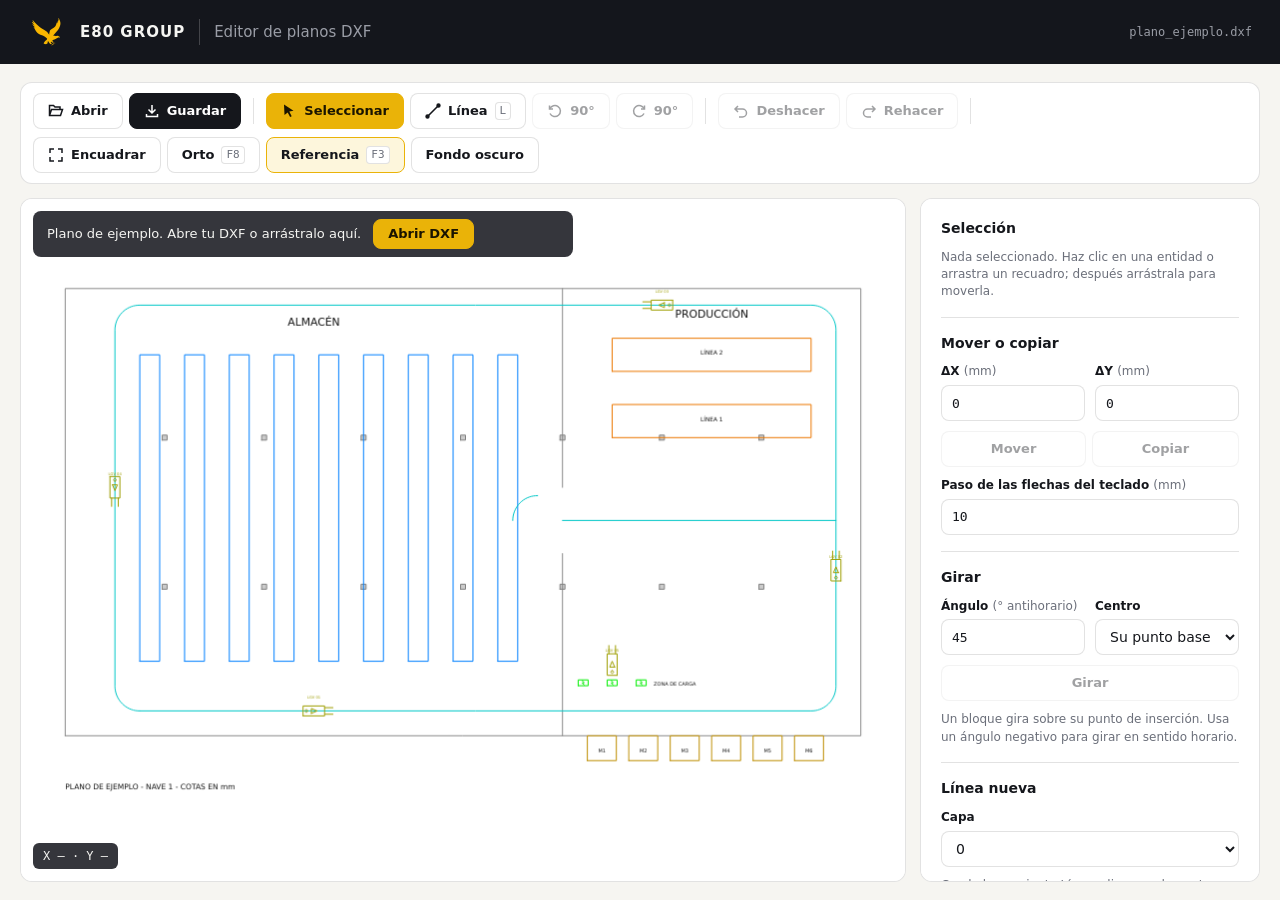
<file: editor-dxf/editor_dxf.html>
<!doctype html>
<html lang="es">
<meta charset="utf-8">
<meta name="author" content="judelri">
<meta name="viewport" content="width=device-width,initial-scale=1,viewport-fit=cover">
<!-- fin-cabecera (lo de arriba lo pone la publicación como Artifact) -->
<title>Editor de planos DXF - E80 Group</title>
<meta name="claude:viewport-fit-sides" content="cover">
<style>
/* Mismo lenguaje que el Generador de Dashboard: encabezado negro con la marca,
   fondo hueso, tarjetas blancas con borde fino y dorado como acento.
   Plano a la izquierda, paleta de propiedades a la derecha (debajo en teléfono). */
:root{
  --bg:#f6f5f1;--surface:#ffffff;--surface2:#eeece4;--border:rgba(20,20,22,.12);--border-strong:rgba(20,20,22,.35);
  --text:#15171c;--muted:#6b6f7a;--accent:#eab308;--accent-ink:#8a6d00;--accent-soft:#fdf6dc;--on-accent:#1a1400;
  --ok:#1f8a5b;--danger:#c0392b;--header-bg:#14161c;--header-text:#f5f5f2;--header-muted:#9a9da6;
  --hud:rgba(20,22,28,.86);--hud-text:#f5f5f2;
  --font:system-ui,-apple-system,"Segoe UI",Roboto,sans-serif;--mono:ui-monospace,"Cascadia Mono",Consolas,monospace;
  color-scheme:light;
}
[hidden]{display:none!important}
*{box-sizing:border-box}
html,body{height:100%}
body{margin:0;font-family:var(--font);background:var(--bg);color:var(--text);font-size:14px;line-height:1.4;
  display:grid;grid-template-rows:auto minmax(0,1fr);overflow:hidden}
button,input,select{font:inherit;color:inherit}

/* Encabezado */
header.top{background:var(--header-bg);color:var(--header-text);display:flex;align-items:center;gap:14px;height:64px;min-width:0;
  padding-left:max(28px,env(safe-area-inset-left,0px));padding-right:max(28px,env(safe-area-inset-right,0px))}
header.top img{height:38px;width:auto;flex:none}
.mark{width:26px;height:26px;flex:none;border-radius:6px;background:var(--accent);position:relative}
.mark::before,.mark::after{content:"";position:absolute;background:var(--header-bg)}
.mark::before{left:6px;right:6px;top:12px;height:2px}
.mark::after{top:6px;bottom:6px;left:12px;width:2px}
.marca{font-weight:800;letter-spacing:1px;font-size:15px;white-space:nowrap}
header.top .sep{width:1px;height:26px;background:rgba(255,255,255,.2);flex:none}
.titulo{font-size:15px;color:var(--header-muted);white-space:nowrap}
.arch{margin-left:auto;display:flex;align-items:center;gap:10px;min-width:0}
#fileName{font:12px var(--mono);color:var(--header-muted);overflow:hidden;text-overflow:ellipsis;white-space:nowrap;min-width:0}
.chip{background:var(--accent);color:var(--on-accent);border-radius:999px;padding:2px 10px;font-size:11px;font-weight:700;white-space:nowrap}

/* Cuerpo */
.wrap{display:grid;grid-template-rows:auto minmax(0,1fr);gap:14px;min-height:0;padding-block:18px;
  padding-left:max(20px,env(safe-area-inset-left,0px));padding-right:max(20px,env(safe-area-inset-right,0px))}
.card{background:var(--surface);border:1px solid var(--border);border-radius:12px}
.toolbar{display:flex;flex-wrap:wrap;align-items:center;gap:8px;padding:10px 12px}
.grp{display:flex;flex-wrap:wrap;gap:6px;align-items:center}
.vsep{width:1px;height:26px;background:var(--border);margin:0 4px}
.btn{display:inline-flex;align-items:center;justify-content:center;gap:7px;height:36px;padding:0 14px;border:1px solid var(--border);
  background:var(--surface);border-radius:8px;font-weight:600;font-size:13px;cursor:pointer;white-space:nowrap}
.btn:hover{border-color:var(--border-strong)}
.btn:disabled{opacity:.4;cursor:default}
.btn:disabled:hover{border-color:var(--border)}
.btn svg{width:16px;height:16px;flex:none}
.btn.prim{background:var(--text);color:#fff;border-color:var(--text)}
.btn.prim:hover{background:#2c2f38}
.btn.oro{background:var(--accent);color:var(--on-accent);border-color:var(--accent)}
.btn[aria-pressed="true"]{background:var(--accent-soft);border-color:var(--accent)}
.btn.tool[aria-pressed="true"]{background:var(--accent);border-color:var(--accent);color:var(--on-accent)}
.btn.danger{color:var(--danger)}
.btn:focus-visible,.ic:focus-visible,.lname:focus-visible,input:focus-visible,select:focus-visible{outline:none;border-color:var(--accent);box-shadow:0 0 0 3px rgba(234,179,8,.25)}
kbd{font:11px var(--mono);color:var(--muted);border:1px solid var(--border);border-radius:4px;padding:0 4px;line-height:16px;background:var(--surface)}
.btn.tool[aria-pressed="true"] kbd{background:transparent;border-color:rgba(26,20,0,.3);color:var(--on-accent)}

.work{display:grid;grid-template-columns:minmax(0,1fr) 340px;gap:14px;min-height:0}
.stage{position:relative;overflow:hidden;min-height:0;touch-action:none;background:#ffffff}
.stage.oscuro{background:#1c2127}
.stage canvas{position:absolute;inset:0;width:100%;height:100%;display:block;cursor:crosshair}
.stage.grab canvas{cursor:grabbing}
.stage.over::after{content:"Suelta el DXF para abrirlo";position:absolute;inset:12px;border:1.5px dashed var(--accent);border-radius:10px;
  display:grid;place-items:center;font-size:16px;font-weight:600;background:rgba(255,251,235,.85);color:var(--text)}
.hud{position:absolute;left:12px;bottom:12px;background:var(--hud);color:var(--hud-text);font:12px var(--mono);padding:6px 10px;border-radius:6px;
  pointer-events:none;font-variant-numeric:tabular-nums;white-space:nowrap;max-width:calc(100% - 24px);overflow:hidden;text-overflow:ellipsis}
.hud b{color:var(--accent);font-weight:500}
.banner{position:absolute;left:12px;top:12px;right:12px;max-width:540px;display:flex;flex-wrap:wrap;align-items:center;gap:8px 12px;
  background:var(--hud);color:var(--hud-text);padding:8px 10px 8px 14px;border-radius:8px;font-size:13px}
.banner .btn{height:30px;background:var(--accent);border-color:var(--accent);color:var(--on-accent)}
.busy{position:absolute;inset:0;display:grid;place-items:center;background:rgba(246,245,241,.75);font-size:15px;font-weight:600}

/* Paleta lateral */
.side{overflow:auto;min-height:0;padding:4px 20px 18px}
.side section{padding:16px 0;border-top:1px solid var(--border);display:grid;gap:10px}
.side section:first-child{border-top:0}
.side section.activa{background:linear-gradient(var(--accent-soft),var(--accent-soft)) padding-box;margin:0 -20px;padding-left:20px;padding-right:20px}
h2{font-size:14px;margin:0}
.sub{margin:0;color:var(--muted);font-size:12px;line-height:1.45}
dl.props{margin:0;display:grid;grid-template-columns:auto minmax(0,1fr);gap:5px 14px;font-size:13px}
dl.props dt{color:var(--muted)}
dl.props dd{margin:0;overflow-wrap:anywhere}
.mono{font-family:var(--mono);font-size:12px;font-variant-numeric:tabular-nums}
.xy{display:grid;grid-template-columns:1fr 1fr;gap:8px 10px}
.fld{display:grid;gap:5px;min-width:0}
.fld>span{font-size:12px;font-weight:600}
.fld>span i{font-style:normal;font-weight:400;color:var(--muted)}
.fld input,.fld select{width:100%;min-width:0;height:36px;padding:0 10px;border:1px solid var(--border);border-radius:8px;background:#fff}
.fld input{font-family:var(--mono);font-size:13px;font-variant-numeric:tabular-nums}
.row{display:flex;flex-wrap:wrap;gap:6px}
.row .btn{flex:1 1 auto}
.inline{display:grid;grid-template-columns:minmax(0,1fr) auto;gap:8px;align-items:end}
.layers{display:grid;gap:1px;max-height:300px;overflow:auto;margin:0 -6px;padding:0 6px}
.lrow{display:grid;grid-template-columns:28px 28px 12px minmax(0,1fr) auto;align-items:center;gap:4px;min-height:30px;font-size:13px}
.ic{width:28px;height:28px;border:1px solid transparent;background:transparent;border-radius:6px;display:grid;place-items:center;cursor:pointer;color:var(--text)}
.ic:hover{background:var(--surface2)}
.ic svg{width:16px;height:16px}
.ic[aria-pressed="false"]{opacity:.35}
.ic.lock[aria-pressed="true"]{color:var(--accent-ink);opacity:1}
.ic.lock[aria-pressed="false"]{opacity:.3}
.sw{width:12px;height:12px;border-radius:3px;border:1px solid rgba(20,20,22,.25)}
.lname{border:0;background:none;text-align:left;padding:4px 6px;border-radius:6px;cursor:pointer;white-space:nowrap;overflow:hidden;text-overflow:ellipsis;font-weight:600}
.lname:hover{background:var(--surface2)}
.lrow.off .lname{color:var(--muted);text-decoration:line-through;font-weight:400}
.cnt{font:11px var(--mono);color:var(--muted);font-variant-numeric:tabular-nums}
.keys{display:grid;grid-template-columns:auto minmax(0,1fr);gap:6px 12px;font-size:12px;margin:0}
.keys dt{white-space:nowrap;font-weight:600}
.keys dd{margin:0;color:var(--muted)}

/* Avisos y diálogo */
.toasts{position:fixed;left:50%;transform:translateX(-50%);bottom:calc(18px + env(safe-area-inset-bottom,0px));display:grid;gap:6px;z-index:5;
  width:max-content;max-width:calc(100vw - 32px)}
.toast{background:var(--header-bg);color:var(--header-text);padding:10px 16px;border-radius:8px;font-size:13px;box-shadow:0 6px 24px rgba(20,20,22,.18)}
.toast.err{background:var(--danger);color:#fff}
dialog{border:1px solid var(--border);border-radius:12px;background:var(--surface);color:var(--text);padding:22px;max-width:min(440px,calc(100vw - 32px))}
dialog::backdrop{background:rgba(20,22,28,.45)}
dialog p{margin:0 0 18px;line-height:1.45}
dialog .row{justify-content:flex-end}
dialog .row .btn{flex:0 0 auto}

@media (max-width:900px){
  html,body{height:auto}
  body{display:block;overflow:auto}
  .work{grid-template-columns:minmax(0,1fr)}
  .stage{height:62svh;min-height:320px}
  .side{overflow:visible}
  .vsep{display:none}
  .btn kbd{display:none}
  .toolbar{flex-wrap:nowrap;overflow-x:auto;scrollbar-width:thin}
  .grp{flex-wrap:nowrap}
}
@media (max-width:640px){
  header.top .sep,.titulo{display:none}
  .btn{padding:0 11px}
}
@media (prefers-reduced-motion:no-preference){.btn{transition:border-color .12s,background-color .12s}}
</style>

<header class="top">
  <!--marca--><img src="[data-uri]" alt="E80 Group"><span class="marca">E80 GROUP</span><!--/marca-->
  <span class="sep"></span>
  <span class="titulo">Editor de planos DXF</span>
  <span class="arch"><span id="fileName">plano_ejemplo.dxf</span><span class="chip" id="dirtyChip" hidden>Sin guardar</span></span>
</header>

<div class="wrap">
  <div class="card toolbar" role="toolbar" aria-label="Comandos">
    <div class="grp">
      <button class="btn" id="btnOpen" title="Abrir un DXF (Ctrl+O)"><svg viewBox="0 0 16 16" fill="none" stroke="currentColor" stroke-width="1.5"><path d="M1.5 4.5v8h11l2-6h-11l-2 6M1.5 4.5V2.5h4l1.5 1.5h5v2.5"/></svg>Abrir</button>
      <button class="btn prim" id="btnSave" title="Guardar el DXF editado (Ctrl+S)"><svg viewBox="0 0 16 16" fill="none" stroke="currentColor" stroke-width="1.5"><path d="M8 2v8m-3.5-3.5L8 10l3.5-3.5M2.5 11v2.5h11V11"/></svg><span id="saveLabel">Guardar</span></button>
    </div>
    <span class="vsep"></span>
    <div class="grp">
      <button class="btn tool" id="toolSel" aria-pressed="true" title="Seleccionar y mover (Esc)"><svg viewBox="0 0 16 16" fill="currentColor"><path d="M3 1.5l9.5 6.2-4.2.9 2.4 4.6-1.6.8-2.4-4.6L3.5 12z"/></svg>Seleccionar</button>
      <button class="btn tool" id="toolLine" aria-pressed="false" title="Dibujar líneas (L)"><svg viewBox="0 0 16 16" fill="none" stroke="currentColor" stroke-width="1.6"><path d="M2.5 13.5l11-11"/><circle cx="2.5" cy="13.5" r="1.4" fill="currentColor"/><circle cx="13.5" cy="2.5" r="1.4" fill="currentColor"/></svg>Línea <kbd>L</kbd></button>
      <button class="btn" id="btnRotL" disabled title="Girar la selección 90° a la izquierda (R)"><svg viewBox="0 0 16 16" fill="none" stroke="currentColor" stroke-width="1.5"><path d="M2.5 2.5v3.5H6"/><path d="M2.8 6A5.5 5.5 0 1 1 3 10.5"/></svg>90°</button>
      <button class="btn" id="btnRotR" disabled title="Girar la selección 90° a la derecha (Mayús+R)"><svg viewBox="0 0 16 16" fill="none" stroke="currentColor" stroke-width="1.5"><path d="M13.5 2.5v3.5H10"/><path d="M13.2 6A5.5 5.5 0 1 0 13 10.5"/></svg>90°</button>
    </div>
    <span class="vsep"></span>
    <div class="grp">
      <button class="btn" id="btnUndo" title="Deshacer (Ctrl+Z)" disabled><svg viewBox="0 0 16 16" fill="none" stroke="currentColor" stroke-width="1.5"><path d="M5 3L2 6l3 3M2 6h7.5a4 4 0 010 8H6"/></svg>Deshacer</button>
      <button class="btn" id="btnRedo" title="Rehacer (Ctrl+Y)" disabled><svg viewBox="0 0 16 16" fill="none" stroke="currentColor" stroke-width="1.5"><path d="M11 3l3 3-3 3M14 6H6.5a4 4 0 000 8H10"/></svg>Rehacer</button>
    </div>
    <span class="vsep"></span>
    <div class="grp">
      <button class="btn" id="btnFit" title="Ver todo el plano"><svg viewBox="0 0 16 16" fill="none" stroke="currentColor" stroke-width="1.5"><path d="M2 6V2h4M10 2h4v4M14 10v4h-4M6 14H2v-4"/></svg>Encuadrar</button>
      <button class="btn" id="btnOrtho" aria-pressed="false" title="Solo horizontal o vertical">Orto <kbd>F8</kbd></button>
      <button class="btn" id="btnSnap" aria-pressed="true" title="Enganchar a extremos, centros y puntos de inserción">Referencia <kbd>F3</kbd></button>
      <button class="btn" id="btnDark" aria-pressed="false" title="Fondo del plano oscuro, como en AutoCAD">Fondo oscuro</button>
    </div>
  </div>

  <main class="work">
    <section class="card stage" id="stage" aria-label="Plano">
      <canvas id="cv"></canvas>
      <div class="banner" id="banner">
        <span>Plano de ejemplo. Abre tu DXF o arrástralo aquí.</span>
        <button class="btn" id="btnOpen2">Abrir DXF</button>
      </div>
      <div class="hud" id="hud">X — · Y —</div>
      <div class="busy" id="busy" hidden>Leyendo plano…</div>
    </section>

    <aside class="card side" aria-label="Propiedades">
      <section id="secSel">
        <h2>Selección</h2>
        <p class="sub" id="selEmpty">Nada seleccionado. Haz clic en una entidad o arrastra un recuadro; después arrástrala para moverla.</p>
        <div id="selInfo" hidden style="display:grid;gap:12px">
          <dl class="props">
            <dt>Entidades</dt><dd id="pCount" class="mono"></dd>
            <dt>Tipo</dt><dd id="pType"></dd>
            <dt>Capa</dt><dd id="pLayer"></dd>
            <dt id="pBlockL">Bloque</dt><dd id="pBlock"></dd>
            <dt id="pHandleL">Identificador</dt><dd id="pHandle" class="mono"></dd>
          </dl>
          <div class="fld"><span id="posLabel">Punto base</span>
            <div class="xy">
              <label class="fld"><span><i>X</i></span><input id="posX" inputmode="decimal" autocomplete="off"></label>
              <label class="fld"><span><i>Y</i></span><input id="posY" inputmode="decimal" autocomplete="off"></label>
            </div>
          </div>
          <button class="btn" id="btnPos" title="Mueve la selección para que su punto base quede en X, Y">Llevar a X, Y</button>
          <div class="inline" id="rotRow">
            <label class="fld"><span>Rotación <i>(grados)</i></span><input id="rotAbs" inputmode="decimal" autocomplete="off"></label>
            <button class="btn" id="btnRotAbs">Aplicar</button>
          </div>
          <div class="row">
            <button class="btn" id="btnSimilar" title="Mismo tipo y capa (y mismo bloque)">Seleccionar similares</button>
            <button class="btn danger" id="btnDel" title="Supr">Borrar</button>
          </div>
        </div>
      </section>

      <section>
        <h2>Mover o copiar</h2>
        <div class="xy">
          <label class="fld"><span>ΔX <i id="uDx"></i></span><input id="dx" inputmode="decimal" value="0" autocomplete="off"></label>
          <label class="fld"><span>ΔY <i id="uDy"></i></span><input id="dy" inputmode="decimal" value="0" autocomplete="off"></label>
        </div>
        <div class="row">
          <button class="btn" id="btnMove" disabled>Mover</button>
          <button class="btn" id="btnCopy" disabled title="Crea una copia desplazada ΔX, ΔY">Copiar</button>
        </div>
        <label class="fld"><span>Paso de las flechas del teclado <i id="uStep"></i></span><input id="step" inputmode="decimal" value="100" autocomplete="off"></label>
      </section>

      <section>
        <h2>Girar</h2>
        <div class="xy">
          <label class="fld"><span>Ángulo <i>(° antihorario)</i></span><input id="ang" inputmode="decimal" value="45" autocomplete="off"></label>
          <label class="fld"><span>Centro</span><select id="rotCenter"><option value="base">Su punto base</option><option value="sel">Centro del grupo</option></select></label>
        </div>
        <button class="btn" id="btnRot" disabled>Girar</button>
        <p class="sub">Un bloque gira sobre su punto de inserción. Usa un ángulo negativo para girar en sentido horario.</p>
      </section>

      <section id="secLine">
        <h2>Línea nueva</h2>
        <label class="fld"><span>Capa</span><select id="lineLayer"></select></label>
        <p class="sub">Con la herramienta Línea: clic en cada punto. Para un largo exacto, apunta en la dirección, escribe el número y pulsa Enter. Esc o clic derecho termina.</p>
      </section>

      <section>
        <h2>Capas</h2>
        <p class="sub">Ocultar o bloquear una capa solo afecta a la pantalla. Clic en el nombre para seleccionar todo lo de esa capa.</p>
        <div class="layers" id="layers"></div>
      </section>

      <section>
        <h2>Archivo</h2>
        <dl class="props" id="fileInfo"></dl>
      </section>

      <section>
        <h2>Atajos</h2>
        <dl class="keys">
          <dt>Clic</dt><dd>Selecciona. Arrastrar algo ya seleccionado lo mueve</dd>
          <dt>Recuadro</dt><dd>De izquierda a derecha toma lo que queda dentro; de derecha a izquierda, lo que toca</dd>
          <dt>Rueda</dt><dd>Zoom. Botón central, derecho o Espacio + arrastrar desplaza la vista</dd>
          <dt>Mayús + clic</dt><dd>Agregar o quitar de la selección</dd>
          <dt>Flechas</dt><dd>Mover un paso (Mayús: ×10)</dd>
          <dt>R · Mayús+R</dt><dd>Girar 90° a la izquierda · a la derecha</dd>
          <dt>L · Esc</dt><dd>Dibujar líneas · Terminar o volver a seleccionar</dd>
          <dt>Supr</dt><dd>Borrar la selección</dd>
          <dt>Ctrl+Z · Ctrl+Y</dt><dd>Deshacer · Rehacer</dd>
          <dt>Ctrl+A</dt><dd>Seleccionar todo</dd>
        </dl>
      </section>
    </aside>
  </main>
</div>

<input type="file" id="fileIn" accept=".dxf,.DXF" hidden>
<dialog id="dlg"><p id="dlgMsg"></p><div class="row"><button class="btn" id="dlgNo">Cancelar</button><button class="btn prim" id="dlgOk">Continuar</button></div></dialog>
<div class="toasts" id="toasts" aria-live="polite"></div>

<script>
/* ==========================================================================
   Núcleo DXF: leer, dibujar, mover, copiar y volver a escribir.
   El archivo se guarda tal cual vino; solo se reescriben los valores de
   coordenadas de las entidades que se movieron (y se agregan las copias).
   Sin DOM, para poder probarlo con node.
   ========================================================================== */
var DXF=(function(){
'use strict';
var DEG=Math.PI/180,TAU=Math.PI*2;
var MODEL_FG='#ffffff';

/* ---- Colores ACI de AutoCAD (índice 1..255) ---- */
var ACI=[];
(function(){
  var base=[[0,0,0],[255,0,0],[255,255,0],[0,255,0],[0,255,255],[0,0,255],[255,0,255],[255,255,255],[128,128,128],[192,192,192]];
  for(var i=0;i<10;i++)ACI[i]=base[i];
  var V=[1,.8,.6,.5,.3];
  function hue(h){function f(n){var k=(n+h/60)%6;return 1-Math.max(0,Math.min(k,4-k,1));}return[f(5),f(3),f(1)];}
  for(i=10;i<250;i++){
    var j=(i-10)%10,v=V[j>>1],c=hue(Math.floor((i-10)/10)*15);
    if(j&1)c=c.map(function(x){return x+(1-x)*.5;});
    ACI[i]=c.map(function(x){return Math.round(x*v*255);});
  }
  [51,91,132,173,214,255].forEach(function(g,k){ACI[250+k]=[g,g,g];});
})();
function rgb(r,g,b){return'rgb('+r+','+g+','+b+')';}
function aciCss(i){i=Math.abs(i|0);if(i<1||i>255)i=7;if(i===7)return MODEL_FG;var c=ACI[i];return rgb(c[0],c[1],c[2]);}

/* ---- Bytes <-> texto "binario" (1 carácter = 1 byte, así se guarda idéntico) ---- */
function bytesToBin(u8){
  var out=[],CH=0x8000;
  for(var i=0;i<u8.length;i+=CH)out.push(String.fromCharCode.apply(null,u8.subarray(i,i+CH)));
  return out.join('');
}
function binToBytes(s){var u=new Uint8Array(s.length);for(var i=0;i<s.length;i++)u[i]=s.charCodeAt(i)&255;return u;}

/* ---- Lectura en pares código/valor ---- */
function trimCR(s){return s.charCodeAt(s.length-1)===13?s.slice(0,-1):s;}
function tokenize(bin){
  var codes=[],raws=[],vals=[],offs=[],L=bin.length,p=0;
  while(p<L){
    var e=bin.indexOf('\n',p);if(e<0)e=L;
    var cl=trimCR(bin.slice(p,e));
    if(e>=L){if(cl.trim()==='')break;throw new Error('El archivo termina a mitad de un dato: puede estar incompleto.');}
    var q=e+1,e2=bin.indexOf('\n',q);if(e2<0)e2=L;
    var vl=trimCR(bin.slice(q,e2));
    var c=parseInt(cl,10);
    if(isNaN(c)){
      if(cl.trim()===''&&vl.trim()===''){p=e2+1;continue;}
      throw new Error('No es un DXF de texto válido (línea '+(codes.length*2+1)+').');
    }
    codes.push(c);raws.push(cl);vals.push(vl);offs.push(p);
    p=e2+1;
    if(c===0&&vl.trim()==='EOF')break;
  }
  return{codes:codes,raws:raws,vals:vals,offs:offs};
}

/* Agrupa entidades: POLYLINE+VERTEX+SEQEND e INSERT+ATTRIB+SEQEND van juntas */
function groups(C,V,s,e){
  var out=[],i=s,cur=null;
  while(i<e&&C[i]!==0)i++;
  while(i<e){
    var j=i+1;while(j<e&&C[j]!==0)j++;
    var t=V[i].trim().toUpperCase();
    if(cur&&cur.open&&(t==='VERTEX'||t==='ATTRIB'||t==='SEQEND')){cur.e=j;if(t==='SEQEND')cur.open=false;}
    else{
      var open=false;
      if(t==='POLYLINE')open=true;
      else if(t==='INSERT'){for(var k=i+1;k<j;k++)if(C[k]===66&&parseInt(V[k],10)===1){open=true;break;}}
      cur={t:t,s:i,e:j,open:open};out.push(cur);
    }
    i=j;
  }
  return out;
}

/* Qué códigos son coordenadas (X; la Y es código+10) que hay que desplazar al mover.
   Los que faltan aquí no se pueden mover (cotas, sólidos 3D, etc.) pero se conservan. */
var MOVE={LINE:[10,11],POINT:[10],CIRCLE:[10],ARC:[10],ELLIPSE:[10],LWPOLYLINE:[10],POLYLINE:[],VERTEX:[10],SEQEND:[],
  TEXT:[10,11],ATTRIB:[10,11],ATTDEF:[10,11],MTEXT:[10],INSERT:[10],SOLID:[10,11,12,13],TRACE:[10,11,12,13],
  '3DFACE':[10,11,12,13],SPLINE:[10,11],LEADER:[10],MLINE:[10,11],IMAGE:[10],WIPEOUT:[10],SHAPE:[10],TOLERANCE:[10],HATCH:'hatch'};
/* Entidades en coordenadas del objeto (OCS): con extrusión (0,0,-1) la X va espejada */
var OCS={CIRCLE:1,ARC:1,TEXT:1,ATTRIB:1,ATTDEF:1,INSERT:1,LWPOLYLINE:1,SOLID:1,TRACE:1,HATCH:1,SHAPE:1,POLYLINE:1,VERTEX:1};
var TYPE_ES={LINE:'Línea',POINT:'Punto',CIRCLE:'Círculo',ARC:'Arco',ELLIPSE:'Elipse',LWPOLYLINE:'Polilínea',POLYLINE:'Polilínea',
  TEXT:'Texto',MTEXT:'Texto de párrafo',ATTDEF:'Definición de atributo',INSERT:'Bloque',SOLID:'Sólido 2D',TRACE:'Trazo','3DFACE':'Cara 3D',
  SPLINE:'Spline',LEADER:'Directriz',MLINE:'Multilínea',IMAGE:'Imagen',WIPEOUT:'Cobertura',HATCH:'Sombreado',SHAPE:'Forma',TOLERANCE:'Tolerancia'};

function parse(bin,name){
  var head=bin.slice(0,40);
  if(head.indexOf('AutoCAD Binary DXF')===0)throw new Error('Es un DXF binario. Desde tu programa CAD, guárdalo como DXF de texto (ASCII).');
  if(/^AC1\d{3}/.test(head))throw new Error('Es un archivo DWG, no DXF. Desde tu programa CAD usa "Guardar como" y elige "AutoCAD DXF (*.dxf)".');
  var T=tokenize(bin),C=T.codes,V=T.vals,N=C.length;
  function v(i){return V[i].trim();}
  var nl=bin.indexOf('\n');
  var doc={name:name,eol:(nl>0&&bin.charCodeAt(nl-1)===13)?'\r\n':'\n',ver:'',units:0,utf8:false,seedStr:null,seed:0n,seedUsed:false,
    hasHandles:false,msOwner:'',padCodes:true,layers:new Map(),blocks:new Map(),ents:[],pre:'',post:'',C:C,V:V};
  var i=0,entS=-1,entE=-1;
  while(i<N){
    if(C[i]===0&&v(i)==='SECTION'&&i+1<N&&C[i+1]===2){
      var sec=v(i+1).toUpperCase(),s=i+2,e=s;
      while(e<N&&!(C[e]===0&&v(e)==='ENDSEC'))e++;
      if(sec==='HEADER')readHeader(doc,s,e);
      else if(sec==='TABLES')readTables(doc,s,e);
      else if(sec==='BLOCKS')readBlocks(doc,s,e);
      else if(sec==='ENTITIES'){entS=s;entE=e;}
      i=e+1;
    }else i++;
  }
  if(entS<0)throw new Error('El archivo no tiene sección de entidades: no parece un DXF de dibujo.');
  if(entE>=N)throw new Error('La sección de entidades no está cerrada: el archivo parece incompleto.');
  doc.utf8=doc.ver>='AC1021';
  doc.padCodes=T.raws.length>0&&/^\s/.test(T.raws[0]);
  doc.pre=bin.slice(0,T.offs[entS]);
  doc.post=bin.slice(T.offs[entE]);
  var max=0n;
  for(i=0;i<N;i++)if(C[i]===5||C[i]===105){try{var h=BigInt('0x'+v(i));if(h>max)max=h;}catch(err){}}
  doc.hasHandles=max>0n;
  var seed=0n;if(doc.seedStr){try{seed=BigInt('0x'+doc.seedStr);}catch(err){}}
  doc.seed=seed>max?seed:max+1n;
  groups(C,V,entS,entE).forEach(function(g){
    var ent={type:g.t,codes:C.slice(g.s,g.e),raws:T.raws.slice(g.s,g.e),vals:V.slice(g.s,g.e),del:false};
    initEnt(ent);doc.ents.push(ent);
  });
  if(!doc.msOwner)doc.ents.some(function(ent){
    if(ent.paper)return false;var C2=ent.codes,dep=0;
    for(var k=1;k<C2.length&&C2[k]!==0;k++){if(C2[k]===102)dep=ent.vals[k].trim().charAt(0)==='{'?1:0;else if(C2[k]===330&&!dep){doc.msOwner=ent.vals[k].trim();return true;}}
    return false;
  });
  doc.ents.forEach(function(ent){regen(doc,ent);});
  return doc;
}
function readHeader(doc,s,e){
  var C=doc.C,V=doc.V;
  for(var k=s;k<e-1;k++)if(C[k]===9){
    var n=V[k].trim(),val=V[k+1].trim();
    if(n==='$ACADVER')doc.ver=val;
    else if(n==='$INSUNITS')doc.units=parseInt(val,10)||0;
    else if(n==='$HANDSEED')doc.seedStr=val;
  }
}
function readTables(doc,s,e){
  var C=doc.C,V=doc.V;
  for(var k=s;k<e;k++){
    if(C[k]===0&&V[k].trim()==='BLOCK_RECORD'){
      var h='',bn='';for(var q=k+1;q<e&&C[q]!==0;q++){if(C[q]===5)h=V[q].trim();else if(C[q]===2)bn=V[q].trim().toUpperCase();}
      if(bn==='*MODEL_SPACE')doc.msOwner=h;continue;
    }
    if(C[k]!==0||V[k].trim()!=='LAYER')continue;
    var j=k+1,name='0',col=7,fl=0,tc=null;
    for(;j<e&&C[j]!==0;j++){
      if(C[j]===2)name=V[j].trim();else if(C[j]===62)col=parseInt(V[j],10)||7;
      else if(C[j]===70)fl=parseInt(V[j],10)||0;else if(C[j]===420)tc=parseInt(V[j],10);
    }
    doc.layers.set(name,{name:name,col:Math.abs(col)||7,off:col<0||(fl&1)===1,tc:tc});
    k=j-1;
  }
}
function readBlocks(doc,s,e){
  var C=doc.C,V=doc.V,k=s;
  while(k<e){
    if(C[k]===0&&V[k].trim()==='BLOCK'){
      var j=k+1,name='',bx=0,by=0,fl=0;
      for(;j<e&&C[j]!==0;j++){
        if(C[j]===2)name=V[j].trim();else if(C[j]===10)bx=+V[j]||0;else if(C[j]===20)by=+V[j]||0;else if(C[j]===70)fl=parseInt(V[j],10)||0;
      }
      var m=j;while(m<e&&!(C[m]===0&&V[m].trim()==='ENDBLK'))m++;
      doc.blocks.set(name.toUpperCase(),{name:name,bx:bx,by:by,groups:(fl&4)?[]:groups(C,V,j,m),g:null,busy:false});
      k=m+1;
    }else k++;
  }
}
function initEnt(ent){
  var C=ent.codes,V=ent.vals,me=1;while(me<C.length&&C[me]!==0)me++;
  ent.layer='0';ent.handle='';ent.paper=false;ent.block='';
  for(var i=1;i<me;i++){
    var c=C[i];if(c===101||c===1001)break;
    if(c===8&&ent.layer==='0')ent.layer=V[i].trim();
    else if(c===5&&!ent.handle)ent.handle=V[i].trim();
    else if(c===67&&parseInt(V[i],10)===1)ent.paper=true;
    else if(c===2&&ent.type==='INSERT'&&!ent.block)ent.block=V[i].trim();
  }
  ent.editable=MOVE[ent.type]!==undefined&&!ent.paper;
}

/* ---- Números ---- */
function fmt(v){if(Math.abs(v)<5e-10)return'0.0';var s=v.toFixed(9).replace(/0+$/,'');if(s.charAt(s.length-1)==='.')s+='0';return s;}

/* ---- Mover: suma dx,dy a las coordenadas de la entidad ---- */
function translate(doc,ent,dx,dy){
  var C=ent.codes,V=ent.vals,n=C.length,i=0,pz=1,pw=false;
  while(i<n){
    var j=i+1;while(j<n&&C[j]!==0)j++;
    var t=V[i].trim().toUpperCase(),z=1,fl=0;
    for(var k=i+1;k<j;k++){if(C[k]===230)z=parseFloat(V[k]);else if(C[k]===70&&!fl)fl=parseInt(V[k],10)||0;}
    var wcs=!OCS[t];
    if(t==='POLYLINE'){pz=z;pw=(fl&(8|16|64))!==0;}
    if(t==='VERTEX'){z=pz;wcs=pw;}
    var sx=(!wcs&&z<0)?-1:1,R=MOVE[t];
    if(R==='hatch')moveHatch(C,V,i,j,dx*sx,dy);
    else if(R&&R.length){
      for(k=i+1;k<j;k++){
        var c=C[k];if(c===101||c===1001)break;
        var d=0;
        if(c>=10&&c<=18&&R.indexOf(c)>=0)d=dx*sx;
        else if(c>=20&&c<=28&&R.indexOf(c-10)>=0)d=dy;
        else continue;
        var x=parseFloat(V[k]);if(isFinite(x)&&d!==0)V[k]=fmt(x+d);
      }
    }
    i=j;
  }
}
/* Sombreado: los 10/20 iniciales son la elevación (no se tocan); en los
   contornos se mueven vértices, inicios/fines de línea, centros y puntos
   de control; los ejes de elipse y tangentes son vectores y no se tocan. */
function moveHatch(C,V,s,e,dx,dy){
  var phase=0,poly=false,edge=0;
  for(var k=s+1;k<e;k++){
    var c=C[k];if(c===1001)break;
    if(phase===0){if(c===91)phase=1;continue;}
    var d=0;
    if(phase===1){
      if(c===75){phase=2;continue;}
      if(c===92){poly=(parseInt(V[k],10)&2)!==0;edge=0;continue;}
      if(c===72&&!poly){edge=parseInt(V[k],10)||0;continue;}
      if(c===10)d=dx;else if(c===20)d=dy;
      else if(c===11&&!poly&&(edge===1||edge===4))d=dx;else if(c===21&&!poly&&(edge===1||edge===4))d=dy;
    }else{
      if(c===10||c===43)d=dx;else if(c===20||c===44)d=dy;
    }
    if(d!==0){var x=parseFloat(V[k]);if(isFinite(x))V[k]=fmt(x+d);}
  }
}

/* ---- Girar alrededor de (cx,cy), ángulo en radianes antihorario ----
   Puntos (los mismos códigos que al mover) giran alrededor del centro;
   vectores (ejes de elipse, direcciones) solo giran; ángulos en grados
   (rotación de bloques y textos, arcos) se suman. Con extrusión (0,0,-1)
   la X está espejada: allí se gira al revés alrededor de (-cx, cy). */
var ROTV={ELLIPSE:[11],MTEXT:[11],SPLINE:[12,13],IMAGE:[11,12],WIPEOUT:[11,12],MLINE:[12,13]};
var ROTA={INSERT:[50],TEXT:[50],ATTRIB:[50],ATTDEF:[50],ARC:[50,51],MTEXT:[50],SHAPE:[50]};
function norm360(a){a%=360;if(a<0)a+=360;return a;}
function pairIdx(C,k,j,want){if(C[k+1]===want)return k+1;for(var m=k+1;m<j;m++)if(C[m]===want)return m;return -1;}
/* Si un bloque o texto no trae su rotación (es opcional en el DXF), se
   agrega antes de girar: 50=0 en bloques y textos, dirección 11=(1,0) en
   textos de párrafo. Crea arrays nuevos, así deshacer conserva los viejos. */
function ensureAngles(doc,ent){
  var C=ent.codes,Rw=ent.raws,V=ent.vals,NC=[],NR=[],NV=[],i=0,added=false;
  function raw(c){return doc.padCodes?('   '+c).slice(-3):String(c);}
  while(i<C.length){
    var j=i+1;while(j<C.length&&C[j]!==0)j++;
    var t=V[i].trim().toUpperCase(),start=NC.length,has50=false,has11=false,anchor=-1;
    for(var k=i;k<j;k++){
      NC.push(C[k]);NR.push(Rw[k]);NV.push(V[k]);
      if(C[k]===101||C[k]===1001)anchor=anchor<0?NC.length-2:anchor;
      if(C[k]===50)has50=true;else if(C[k]===11)has11=true;
    }
    var stop=anchor>=0?anchor:NC.length-1,pos=-1,ins=null;
    for(k=start+1;k<=stop;k++){
      var c=NC[k];
      if(t==='INSERT'&&(c===10||c===20||c===30||c===41||c===42||c===43))pos=k+1;
      else if((t==='TEXT'||t==='ATTRIB'||t==='ATTDEF')&&c===1&&pos<0)pos=k+1;
      else if(t==='MTEXT'&&c===1)pos=k+1;
    }
    if(t==='INSERT'||t==='TEXT'||t==='ATTRIB'||t==='ATTDEF'){if(!has50)ins=[[50,'0.0']];}
    else if(t==='MTEXT'&&!has11&&!has50)ins=[[11,'1.0'],[21,'0.0'],[31,'0.0']];
    if(ins&&pos>0){
      NC.splice.apply(NC,[pos,0].concat(ins.map(function(q){return q[0];})));
      NR.splice.apply(NR,[pos,0].concat(ins.map(function(q){return raw(q[0]);})));
      NV.splice.apply(NV,[pos,0].concat(ins.map(function(q){return q[1];})));
      added=true;
    }
    i=j;
  }
  if(added){ent.codes=NC;ent.raws=NR;ent.vals=NV;}
}
function rotate(doc,ent,cx,cy,ang){
  ensureAngles(doc,ent);
  var C=ent.codes,V=ent.vals,n=C.length,i=0,pz=1,pw=false;
  while(i<n){
    var j=i+1;while(j<n&&C[j]!==0)j++;
    var t=V[i].trim().toUpperCase(),z=1,fl=0,k;
    for(k=i+1;k<j;k++){if(C[k]===230)z=parseFloat(V[k]);else if(C[k]===70&&!fl)fl=parseInt(V[k],10)||0;}
    var wcs=!OCS[t];
    if(t==='POLYLINE'){pz=z;pw=(fl&(8|16|64))!==0;}
    if(t==='VERTEX'){z=pz;wcs=pw;}
    var mir=!wcs&&z<0,th=mir?-ang:ang,ox=mir?-cx:cx,co=Math.cos(th),si=Math.sin(th),deg=th/DEG;
    var op={
      P:function(kx,ky){var x=parseFloat(V[kx]),y=parseFloat(V[ky]);if(!isFinite(x)||!isFinite(y))return;var dx=x-ox,dy=y-cy;V[kx]=fmt(ox+dx*co-dy*si);V[ky]=fmt(cy+dx*si+dy*co);},
      Vec:function(kx,ky){var x=parseFloat(V[kx]),y=parseFloat(V[ky]);if(!isFinite(x)||!isFinite(y))return;V[kx]=fmt(x*co-y*si);V[ky]=fmt(x*si+y*co);},
      A:function(kk,sg){var a=parseFloat(V[kk]);if(isFinite(a))V[kk]=fmt(norm360(a+sg*deg));}
    };
    var R=MOVE[t];
    if(R==='hatch')rotHatch(C,V,i,j,op);
    else if(R&&R.length!==undefined){
      var RV=ROTV[t]||[],RA=ROTA[t]||[];
      for(k=i+1;k<j;k++){
        var c=C[k];if(c===101||c===1001)break;
        if(c>=10&&c<=18){
          var isP=R.indexOf(c)>=0,isV=RV.indexOf(c)>=0;if(!isP&&!isV)continue;
          var ky=pairIdx(C,k,j,c+10);if(ky<0)continue;
          if(isP)op.P(k,ky);else op.Vec(k,ky);
        }else if(RA.indexOf(c)>=0)op.A(k,1);
      }
    }
    i=j;
  }
}
function rotHatch(C,V,s,e,op){
  var phase=0,poly=false,edge=0,ccw=1;
  for(var k=s+1;k<e;k++){
    var c=C[k];if(c===1001)break;
    if(phase===0){if(c===91)phase=1;continue;}
    if(phase===1){
      if(c===75){phase=2;continue;}
      if(c===92){poly=(parseInt(V[k],10)&2)!==0;edge=0;continue;}
      if(c===72&&!poly){
        edge=parseInt(V[k],10)||0;ccw=1;
        for(var m=k+1;m<e&&C[m]!==72&&C[m]!==92&&C[m]!==97&&C[m]!==75;m++)if(C[m]===73){ccw=parseInt(V[m],10)?1:0;break;}
        continue;
      }
      var ky;
      if(c===10){ky=pairIdx(C,k,e,20);if(ky>=0)op.P(k,ky);}
      else if(c===11&&!poly&&edge!==2){ky=pairIdx(C,k,e,21);if(ky>=0){if(edge===3)op.Vec(k,ky);else op.P(k,ky);}}
      else if((c===50||c===51)&&!poly&&edge===2)op.A(k,ccw?1:-1);
    }else{
      if(c===10){ky=pairIdx(C,k,e,20);if(ky>=0)op.P(k,ky);}
      else if(c===43){ky=pairIdx(C,k,e,44);if(ky>=0)op.P(k,ky);}
      else if(c===45){ky=pairIdx(C,k,e,46);if(ky>=0)op.Vec(k,ky);}
      else if(c===52||c===53)op.A(k,1);
    }
  }
}
/* Rotación actual de un bloque o texto (grados), o null */
function rotationOf(ent){
  if(!ROTA[ent.type]||ent.type==='ARC')return null;
  var C=ent.codes,V=ent.vals,r=0,vx=null,vy=null;
  for(var k=1;k<C.length&&C[k]!==0;k++){if(C[k]===50)r=parseFloat(V[k])||0;else if(C[k]===11&&ent.type==='MTEXT')vx=parseFloat(V[k]);else if(C[k]===21&&ent.type==='MTEXT')vy=parseFloat(V[k]);}
  if(vx!==null&&vy!==null&&(vx||vy))r=Math.atan2(vy,vx)/DEG;
  return norm360(r);
}

/* ---- Línea nueva, con el formato de la versión del archivo ---- */
function makeLine(doc,x1,y1,x2,y2,layer){
  var modern=doc.ver>='AC1012',P=[[0,'LINE']];
  if(doc.hasHandles||modern)P.push([5,newHandle(doc)]);
  if(modern){if(doc.msOwner)P.push([330,doc.msOwner]);P.push([100,'AcDbEntity']);}
  P.push([8,layer||'0']);
  if(modern)P.push([100,'AcDbLine']);
  P.push([10,fmt(x1)],[20,fmt(y1)],[30,'0.0'],[11,fmt(x2)],[21,fmt(y2)],[31,'0.0']);
  var ent={type:'LINE',codes:[],raws:[],vals:[],del:false};
  P.forEach(function(p){ent.codes.push(p[0]);ent.raws.push(doc.padCodes?('   '+p[0]).slice(-3):String(p[0]));ent.vals.push(String(p[1]));});
  initEnt(ent);return ent;
}

/* ---- Copiar: identificadores nuevos, sin reactores ni asociatividad ---- */
function newHandle(doc){var h=doc.seed;doc.seed+=1n;doc.seedUsed=true;return h.toString(16).toUpperCase();}
function clone(doc,ent){
  var C=[],R=[],V=[],sc=ent.codes,sv=ent.vals,sr=ent.raws,skip=false,skip330=false,isH=false;
  for(var k=0;k<sc.length;k++){
    var c=sc[k],v=sv[k];
    if(c===0){isH=v.trim().toUpperCase()==='HATCH';skip330=false;}
    if(c===102){var t=v.trim();if(t.charAt(0)==='{'){skip=true;continue;}if(t==='}'){skip=false;continue;}}
    if(skip)continue;
    if(skip330){if(c===330)continue;skip330=false;}
    if(isH&&c===71)v='0';
    if(isH&&c===97&&sc[k+1]===330){v='0';skip330=true;}
    C.push(c);R.push(sr[k]);V.push(v);
  }
  if(doc.hasHandles){
    var oldMain=null,newMain=null;
    for(k=0;k<C.length;k++)if(C[k]===5){var nh=newHandle(doc);if(oldMain===null){oldMain=V[k].trim();newMain=nh;}V[k]=nh;}
    if(oldMain)for(k=0;k<C.length;k++)if(C[k]===330&&V[k].trim()===oldMain)V[k]=newMain;
  }
  var n={type:ent.type,codes:C,raws:R,vals:V,del:false};
  initEnt(n);return n;
}

/* ---- Escribir ---- */
function serialize(doc){
  var pre=doc.pre,eol=doc.eol;
  if(doc.seedUsed)pre=replaceSeed(pre,doc.seed.toString(16).toUpperCase());
  var parts=[pre];
  doc.ents.forEach(function(ent){
    if(ent.del)return;
    var a=[],R=ent.raws,V=ent.vals;
    for(var k=0;k<R.length;k++)a.push(R[k],V[k]);
    parts.push(a.join(eol)+eol);
  });
  parts.push(doc.post);
  return parts.join('');
}
function replaceSeed(pre,seed){
  var i=pre.indexOf('$HANDSEED');if(i<0)return pre;
  var p=pre.indexOf('\n',i);if(p<0)return pre;
  p=pre.indexOf('\n',p+1);if(p<0)return pre;p++;
  var e=pre.indexOf('\n',p);if(e<0)return pre;
  var cr=pre.charCodeAt(e-1)===13;
  return pre.slice(0,p)+seed+(cr?'\r':'')+pre.slice(e);
}

/* ---- Geometría para dibujar (todo pasa a polilíneas + textos) ---- */
var CUR=null;
var ID=[1,0,0,1,0,0],MIR=[-1,0,0,1,0,0];
function mul(A,B){return[A[0]*B[0]+A[2]*B[1],A[1]*B[0]+A[3]*B[1],A[0]*B[2]+A[2]*B[3],A[1]*B[2]+A[3]*B[3],A[0]*B[4]+A[2]*B[5]+A[4],A[1]*B[4]+A[3]*B[5]+A[5]];}
function tr(x,y){return[1,0,0,1,x,y];}
function rot(a){var c=Math.cos(a),s=Math.sin(a);return[c,s,-s,c,0,0];}
function scl(x,y){return[x,0,0,y,0,0];}
function xf(M,a){var r=new Float64Array(a.length);for(var i=0;i<a.length;i+=2){var x=a[i],y=a[i+1];r[i]=M[0]*x+M[2]*y+M[4];r[i+1]=M[1]*x+M[3]*y+M[5];}return r;}
function newOut(){return{polys:[],fills:[],texts:[],pts:[],snaps:[]};}
var EMPTY=newOut();
function addPoly(out,M,a,col,fill){if(a.length<4)return;var p=xf(M,a);out.polys.push({p:p,c:col});if(fill)out.fills.push({p:p,c:col});}
function addSnap(out,M,x,y){if(out.snaps.length<800&&isFinite(x)&&isFinite(y))out.snaps.push(M[0]*x+M[2]*y+M[4],M[1]*x+M[3]*y+M[5]);}
function arcPts(cx,cy,r,a0,a1,arr){var sw=a1-a0,n=Math.max(2,Math.ceil(Math.abs(sw)/TAU*72));for(var k=0;k<=n;k++){var a=a0+sw*k/n;arr.push(cx+r*Math.cos(a),cy+r*Math.sin(a));}}
function bulgePts(x1,y1,x2,y2,b,arr){
  var dx=x2-x1,dy=y2-y1,d=Math.hypot(dx,dy);if(d<1e-12)return;
  var f=(1-b*b)/(4*b),cx=(x1+x2)/2-dy*f,cy=(y1+y2)/2+dx*f,r=Math.hypot(x1-cx,y1-cy);
  var a1=Math.atan2(y1-cy,x1-cx),sw=4*Math.atan(b),n=Math.max(2,Math.ceil(Math.abs(sw)/TAU*72));
  for(var k=1;k<n;k++){var a=a1+sw*k/n;arr.push(cx+r*Math.cos(a),cy+r*Math.sin(a));}
}
function polyBulge(vs,closed){
  var a=[],n=vs.length;if(!n)return a;
  a.push(vs[0].x,vs[0].y);
  var segs=closed?n:n-1;
  for(var i=0;i<segs;i++){var p=vs[i],q=vs[(i+1)%n];if(Math.abs(p.b)>1e-9)bulgePts(p.x,p.y,q.x,q.y,p.b,a);a.push(q.x,q.y);}
  return a;
}
function bspline(deg,K,X,Y,W,out){
  var n=X.length;if(n<2||deg<1||K.length!==n+deg+1)return false;
  var t0=K[deg],t1=K[n];if(!(t1>t0))return false;
  var m=Math.min(600,Math.max(24,n*10));
  for(var s=0;s<=m;s++){
    var t=t0+(t1-t0)*s/m,k=deg;while(k<n-1&&K[k+1]<=t)k++;
    var dx=[],dy=[],dw=[];
    for(var j=0;j<=deg;j++){var id=k-deg+j,w=W?(W[id]||1):1;dx[j]=X[id]*w;dy[j]=Y[id]*w;dw[j]=w;}
    for(var r=1;r<=deg;r++)for(j=deg;j>=r;j--){
      var i=k-deg+j,den=K[i+deg-r+1]-K[i],al=den?(t-K[i])/den:0;
      dx[j]=(1-al)*dx[j-1]+al*dx[j];dy[j]=(1-al)*dy[j-1]+al*dy[j];dw[j]=(1-al)*dw[j-1]+al*dw[j];
    }
    out.push(dx[deg]/dw[deg],dy[deg]/dw[deg]);
  }
  return true;
}
function disp(raw){
  var s=raw;
  if(CUR&&CUR.utf8){try{s=decodeURIComponent(escape(s));}catch(e){}}
  return s.replace(/\\U\+([0-9a-fA-F]{4})/g,function(m,h){return String.fromCharCode(parseInt(h,16));})
    .replace(/%%[dD]/g,'°').replace(/%%[cC]/g,'Ø').replace(/%%[pP]/g,'±').replace(/%%[uUoOkK]/g,'');
}
function mtextLines(s){
  s=s.replace(/\\\\/g,'\u0001').replace(/\\P/g,'\n').replace(/\\S([^;]*);/g,function(m,a){return a.replace(/[#^]/,'/');})
    .replace(/\\[ACcFfHhQqTtWwp][^;]*;/g,'').replace(/\\[LlOoKkNX]/g,'').replace(/\\~/g,' ').replace(/[{}]/g,'').replace(/\u0001/g,'\\');
  return s.split('\n');
}
function finText(t){
  var len=0;t.lines.forEach(function(l){if(l.length>len)len=l.length;});
  var w=0.6*t.h*t.wf*len,x0=-w*t.ha/2,y0=t.yb[0]*t.h,y1=t.yb[1]*t.h,c=Math.cos(t.a),s=Math.sin(t.a);
  var P=[x0,y0,x0+w,y0,x0+w,y1,x0,y1];t.box=[];
  for(var i=0;i<8;i+=2)t.box.push(t.x+P[i]*c-P[i+1]*s,t.y+P[i]*s+P[i+1]*c);
  return t;
}
function xtext(t,M,col){
  var c=Math.cos(t.a),s=Math.sin(t.a);
  var dx=M[0]*c+M[2]*s,dy=M[1]*c+M[3]*s,ux=-M[0]*s+M[2]*c,uy=-M[1]*s+M[3]*c;
  var sc=Math.hypot(dx,dy)||1,hs=Math.hypot(ux,uy)||1;
  return finText({x:M[0]*t.x+M[2]*t.y+M[4],y:M[1]*t.x+M[3]*t.y+M[5],h:t.h*hs,a:Math.atan2(dy,dx),lines:t.lines,
    c:t.c==null?col:t.c,ha:t.ha,yb:t.yb,wf:t.wf*sc/hs});
}
function addText(out,M,x,y,h,a,lines,col,ha,yb,wf){
  if(!(h>0)||!isFinite(x)||!isFinite(y))return;
  out.texts.push(xtext({x:x,y:y,h:h,a:a,lines:lines,c:col,ha:ha,yb:yb,wf:wf>0?wf:1},M,col));
}
var VBOX=[[-.25,1],[0,1.25],[-.5,.5],[-1,0]];
function layerCss(name){var l=CUR.layers.get(name);if(!l)return aciCss(7);if(l.tc!=null&&!isNaN(l.tc))return rgb((l.tc>>16)&255,(l.tc>>8)&255,l.tc&255);return aciCss(l.col);}
function resolveColor(c62,c420,layer,ctx){
  if(c420!=null&&!isNaN(c420))return rgb((c420>>16)&255,(c420>>8)&255,c420&255);
  if(c62===0)return ctx.inBlock?ctx.col:aciCss(7);
  if(c62===256||c62===257||isNaN(c62)){if(ctx.inBlock&&layer==='0')return ctx.col;return layerCss(layer);}
  return aciCss(c62);
}
function inst(out,G,M,col){
  G.polys.forEach(function(q){out.polys.push({p:xf(M,q.p),c:q.c==null?col:q.c});});
  G.fills.forEach(function(q){out.fills.push({p:xf(M,q.p),c:q.c==null?col:q.c});});
  G.texts.forEach(function(t){out.texts.push(xtext(t,M,col));});
  G.pts.forEach(function(p){out.pts.push({x:M[0]*p.x+M[2]*p.y+M[4],y:M[1]*p.x+M[3]*p.y+M[5],c:p.c==null?col:p.c});});
  for(var i=0;i<G.snaps.length&&out.snaps.length<800;i+=2)addSnap(out,M,G.snaps[i],G.snaps[i+1]);
}
function blockGeom(blk,depth){
  if(blk.g)return blk.g;
  if(blk.busy||depth>12)return EMPTY;
  blk.busy=true;
  var out=newOut(),ctx={inBlock:true,col:null,depth:depth};
  blk.groups.forEach(function(g){try{emit(CUR.C,CUR.V,g.s,g.e,ID,ctx,out);}catch(e){}});
  blk.busy=false;blk.g=out;return out;
}
function emit(C,V,s,e,T,ctx,out){
  var type=V[s].trim().toUpperCase(),me=s+1;
  while(me<e&&C[me]!==0)me++;
  var F={},i,k;
  for(i=s+1;i<me;i++){var c=C[i];if(c===101||c===1001)break;if(F[c]===undefined)F[c]=V[i];}
  function n(c,d){var x=F[c]===undefined?NaN:parseFloat(F[c]);return isFinite(x)?x:d;}
  if(n(60,0)===1)return;
  var layer=F[8]===undefined?'0':F[8].trim();
  var col=resolveColor(F[62]===undefined?256:parseInt(F[62],10),F[420]===undefined?null:parseInt(F[420],10),layer,ctx);
  var z=n(230,1),M=(OCS[type]&&z<0)?mul(T,MIR):T,a,x,y,r;
  switch(type){
  case'LINE':
    a=[n(10,0),n(20,0),n(11,0),n(21,0)];addPoly(out,M,a,col);
    addSnap(out,M,a[0],a[1]);addSnap(out,M,a[2],a[3]);addSnap(out,M,(a[0]+a[2])/2,(a[1]+a[3])/2);break;
  case'POINT':
    x=n(10,0);y=n(20,0);addSnap(out,M,x,y);out.pts.push({x:M[0]*x+M[2]*y+M[4],y:M[1]*x+M[3]*y+M[5],c:col});break;
  case'CIRCLE':
    x=n(10,0);y=n(20,0);r=n(40,0);if(!(r>0))break;addSnap(out,M,x,y);
    a=[];arcPts(x,y,r,0,TAU,a);addPoly(out,M,a,col);
    addSnap(out,M,x+r,y);addSnap(out,M,x,y+r);addSnap(out,M,x-r,y);addSnap(out,M,x,y-r);break;
  case'ARC':
    x=n(10,0);y=n(20,0);r=n(40,0);if(!(r>0))break;
    var a0=n(50,0)*DEG,a1=n(51,360)*DEG;while(a1<=a0)a1+=TAU;
    addSnap(out,M,x,y);a=[];arcPts(x,y,r,a0,a1,a);addPoly(out,M,a,col);
    addSnap(out,M,a[0],a[1]);addSnap(out,M,a[a.length-2],a[a.length-1]);break;
  case'ELLIPSE':
    x=n(10,0);y=n(20,0);var mx=n(11,1),my=n(21,0),ra=n(40,1),t0=n(41,0),t1=n(42,TAU),sg=z<0?-1:1;
    while(t1<=t0)t1+=TAU;
    var nx=-my*ra*sg,ny=mx*ra*sg,kk=Math.max(8,Math.ceil((t1-t0)/TAU*72));a=[];
    for(i=0;i<=kk;i++){var t=t0+(t1-t0)*i/kk;a.push(x+Math.cos(t)*mx+Math.sin(t)*nx,y+Math.cos(t)*my+Math.sin(t)*ny);}
    addSnap(out,T,x,y);addPoly(out,T,a,col);break;
  case'LWPOLYLINE':{
    var vs=[];
    for(i=s+1;i<me;i++){var cc=C[i];if(cc===10)vs.push({x:+V[i],y:0,b:0});else if(vs.length){var l=vs[vs.length-1];if(cc===20)l.y=+V[i];else if(cc===42)l.b=+V[i];}}
    addPoly(out,M,polyBulge(vs,(n(70,0)&1)===1),col);
    vs.forEach(function(p){addSnap(out,M,p.x,p.y);});break;}
  case'POLYLINE':{
    var fl=n(70,0);if(fl&(16|64))break;
    var pv=[];i=me;
    while(i<e){
      var j=i+1;while(j<e&&C[j]!==0)j++;
      if(V[i].trim().toUpperCase()==='VERTEX'){
        var vx=0,vy=0,vb=0,vf=0;
        for(k=i+1;k<j;k++){if(C[k]===10)vx=+V[k];else if(C[k]===20)vy=+V[k];else if(C[k]===42)vb=+V[k];else if(C[k]===70)vf=parseInt(V[k],10)||0;}
        if(!(vf&16))pv.push({x:vx,y:vy,b:vb});
      }
      i=j;
    }
    var MM=(fl&8)?T:M;
    addPoly(out,MM,polyBulge(pv,(fl&1)===1),col);
    pv.forEach(function(p){addSnap(out,MM,p.x,p.y);});break;}
  case'SOLID':case'TRACE':case'3DFACE':{
    var p1=[n(10,0),n(20,0)],p2=[n(11,0),n(21,0)],p3=[n(12,0),n(22,0)],p4=F[13]!==undefined?[n(13,0),n(23,0)]:p3;
    var ord=type==='3DFACE'?[p1,p2,p3,p4,p1]:[p1,p2,p4,p3,p1];a=[];
    ord.forEach(function(p){a.push(p[0],p[1]);});
    addPoly(out,M,a,col,type!=='3DFACE');
    [p1,p2,p3,p4].forEach(function(p){addSnap(out,M,p[0],p[1]);});break;}
  case'TEXT':case'ATTRIB':case'ATTDEF':{
    if(type!=='TEXT'&&(n(70,0)&1))break;
    if(type==='ATTDEF'&&ctx.inBlock)break;
    var str=disp(type==='ATTDEF'?(F[2]||''):(F[1]||''));if(!str.trim())break;
    var ha=n(72,0)|0,va=(type==='TEXT'?n(73,0):n(74,0))|0;
    var al=(ha!==0||va!==0)&&F[11]!==undefined&&ha!==3&&ha!==5;
    x=al?n(11,0):n(10,0);y=al?n(21,0):n(20,0);
    var H=ha===4?1:(ha===3||ha===5?0:Math.min(ha,2)),VA=ha===4?2:Math.min(va,3);
    addText(out,M,x,y,n(40,1),n(50,0)*DEG,[str],col,H,VBOX[VA],n(41,1));
    addSnap(out,M,n(10,0),n(20,0));break;}
  case'MTEXT':{
    var s3='',s1='';for(i=s+1;i<me;i++){if(C[i]===3)s3+=V[i];else if(C[i]===1)s1=V[i];else if(C[i]===101)break;}
    var lines=mtextLines(disp(s3+s1)).filter(function(q,ix,arr){return q.trim()||ix<arr.length-1;});
    if(!lines.length||!lines.join('').trim())break;
    x=n(10,0);y=n(20,0);
    var ang=F[11]!==undefined?Math.atan2(n(21,0),n(11,1)):n(50,0)*DEG;
    var at=Math.min(9,Math.max(1,n(71,1)|0)),row=Math.floor((at-1)/3),Ht=1+(lines.length-1)*1.66;
    addText(out,T,x,y,n(40,1),ang,lines,col,(at-1)%3,row===0?[-Ht,0]:row===1?[-Ht/2,Ht/2]:[0,Ht],1);
    addSnap(out,T,x,y);break;}
  case'INSERT':{
    var blk=CUR.blocks.get((F[2]||'').trim().toUpperCase());
    var ix=n(10,0),iy=n(20,0),sx=n(41,1),sy=n(42,1),ro=n(50,0)*DEG;
    var nc=Math.max(1,n(70,1)|0),nr=Math.max(1,n(71,1)|0),cs=n(44,0),rs=n(45,0);
    addSnap(out,M,ix,iy);
    if(blk&&ctx.depth<12){
      var G=blockGeom(blk,ctx.depth+1),base=mul(mul(M,tr(ix,iy)),rot(ro)),tail=mul(scl(sx,sy),tr(-blk.bx,-blk.by)),cnt=0;
      for(var rr=0;rr<nr&&cnt<2000;rr++)for(var c2=0;c2<nc&&cnt<2000;c2++,cnt++)inst(out,G,mul(mul(base,tr(c2*cs,rr*rs)),tail),col);
    }
    i=me;
    while(i<e){var j2=i+1;while(j2<e&&C[j2]!==0)j2++;if(V[i].trim().toUpperCase()==='ATTRIB')emit(C,V,i,j2,T,ctx,out);i=j2;}
    break;}
  case'DIMENSION':{
    var db=CUR.blocks.get((F[2]||'').trim().toUpperCase());
    if(db&&ctx.depth<12)inst(out,blockGeom(db,ctx.depth+1),T,col);break;}
  case'HATCH':emitHatch(C,V,s,me,M,col,n(70,0)===1,out);break;
  case'SPLINE':{
    var K=[],X=[],Y=[],W=[],FX=[],FY=[];
    for(i=s+1;i<me;i++){var q=C[i],w=+V[i];if(q===40)K.push(w);else if(q===10)X.push(w);else if(q===20)Y.push(w);else if(q===41)W.push(w);else if(q===11)FX.push(w);else if(q===21)FY.push(w);}
    a=[];
    if(!bspline(n(71,3)|0,K,X,Y,W.length===X.length?W:null,a)){
      var PX=FX.length>1?FX:X,PY=FX.length>1?FY:Y;for(i=0;i<PX.length;i++)a.push(PX[i],PY[i]||0);
    }
    addPoly(out,T,a,col);
    if(X.length){addSnap(out,T,X[0],Y[0]);addSnap(out,T,X[X.length-1],Y[Y.length-1]);}
    break;}
  case'LEADER':case'MLINE':{
    var cx2=type==='LEADER'?10:11,LX=[],LY=[];
    for(i=s+1;i<me;i++){if(C[i]===cx2)LX.push(+V[i]);else if(C[i]===cx2+10)LY.push(+V[i]);}
    a=[];for(i=0;i<LX.length;i++){a.push(LX[i],LY[i]||0);addSnap(out,T,LX[i],LY[i]||0);}
    addPoly(out,T,a,col);break;}
  case'IMAGE':case'WIPEOUT':{
    x=n(10,0);y=n(20,0);var ux=n(11,1),uy=n(21,0),wx=n(12,0),wy=n(22,1),sw=n(13,1),sh=n(23,1);
    a=[x,y,x+ux*sw,y+uy*sw,x+ux*sw+wx*sh,y+uy*sw+wy*sh,x+wx*sh,y+wy*sh,x,y];
    addPoly(out,T,a,col);addSnap(out,T,x,y);break;}
  }
}
function emitHatch(C,V,s,me,M,col,solid,out){
  var phase=0,paths=[],P=null,E=null;
  for(var k=s+1;k<me;k++){
    var c=C[k],v=V[k];
    if(phase===0){if(c===91)phase=1;continue;}
    if(c===75)break;
    if(c===92){P={poly:(parseInt(v,10)&2)!==0,vs:[],edges:[]};paths.push(P);E=null;continue;}
    if(!P)continue;
    if(P.poly){
      if(c===10)P.vs.push({x:+v,y:0,b:0});
      else if(P.vs.length){var l=P.vs[P.vs.length-1];if(c===20)l.y=+v;else if(c===42)l.b=+v;}
    }else{
      if(c===72){E={t:parseInt(v,10)||0,x:[],y:[],x2:[],y2:[],k:[],a0:0,a1:360,ccw:1,deg:3};P.edges.push(E);continue;}
      if(!E)continue;
      if(c===10)E.x.push(+v);else if(c===20)E.y.push(+v);else if(c===11)E.x2.push(+v);else if(c===21)E.y2.push(+v);
      else if(c===40)E.k.push(+v);else if(c===50)E.a0=+v;else if(c===51)E.a1=+v;else if(c===73)E.ccw=parseInt(v,10);else if(c===94)E.deg=parseInt(v,10)||3;
    }
  }
  paths.forEach(function(P){
    var a=[];
    if(P.poly){a=polyBulge(P.vs,true);P.vs.forEach(function(p){addSnap(out,M,p.x,p.y);});}
    else P.edges.forEach(function(E){
      var x=E.x[0],y=E.y[0];if(!isFinite(x)||!isFinite(y))return;
      if(E.t===1){a.push(x,y,E.x2[0],E.y2[0]);addSnap(out,M,x,y);}
      else if(E.t===2||E.t===3){
        var r=E.k[0]||0,s0,s1;
        if(E.ccw){s0=E.a0*DEG;s1=E.a1*DEG;while(s1<=s0)s1+=TAU;}else{s0=-E.a0*DEG;s1=-E.a1*DEG;while(s1>=s0)s1-=TAU;}
        var n=Math.max(4,Math.ceil(Math.abs(s1-s0)/TAU*72));
        if(E.t===2){for(var i=0;i<=n;i++){var t=s0+(s1-s0)*i/n;a.push(x+r*Math.cos(t),y+r*Math.sin(t));}}
        else{var mx=E.x2[0]||0,my=E.y2[0]||0,nx=-my*r,ny=mx*r;for(i=0;i<=n;i++){t=s0+(s1-s0)*i/n;a.push(x+Math.cos(t)*mx+Math.sin(t)*nx,y+Math.cos(t)*my+Math.sin(t)*ny);}}
      }else if(E.t===4){if(!bspline(E.deg,E.k,E.x,E.y,null,a))for(i=0;i<E.x.length;i++)a.push(E.x[i],E.y[i]);}
    });
    if(a.length>=4){a.push(a[0],a[1]);addPoly(out,M,a,col,solid);}
  });
}
function regen(doc,ent){
  CUR=doc;
  if(ent.paper){ent.g=null;return;}
  var out=newOut();
  try{emit(ent.codes,ent.vals,0,ent.codes.length,ID,{inBlock:false,col:null,depth:0},out);}catch(e){}
  var x0=Infinity,y0=Infinity,x1=-Infinity,y1=-Infinity;
  function ext(x,y){if(!isFinite(x)||!isFinite(y))return;if(x<x0)x0=x;if(x>x1)x1=x;if(y<y0)y0=y;if(y>y1)y1=y;}
  out.polys.forEach(function(q){for(var i=0;i<q.p.length;i+=2)ext(q.p[i],q.p[i+1]);});
  out.texts.forEach(function(t){for(var i=0;i<8;i+=2)ext(t.box[i],t.box[i+1]);});
  out.pts.forEach(function(p){ext(p.x,p.y);});
  out.bbox=x0<=x1?[x0,y0,x1,y1]:null;
  ent.g=out;
}
/* Punto base: el primer punto de referencia (inserción, centro, inicio...) */
function basePoint(ent){var s=ent.g&&ent.g.snaps;if(s&&s.length)return{x:s[0],y:s[1]};var b=ent.g&&ent.g.bbox;return b?{x:b[0],y:b[1]}:null;}

/* ---- Zip sin compresión (para guardar desde vistas que no permiten .dxf) ---- */
var CRC=(function(){var t=new Uint32Array(256);for(var n=0;n<256;n++){var c=n;for(var k=0;k<8;k++)c=c&1?0xEDB88320^(c>>>1):c>>>1;t[n]=c>>>0;}return t;})();
function crc32(u){var c=0xFFFFFFFF;for(var i=0;i<u.length;i++)c=CRC[(c^u[i])&255]^(c>>>8);return(c^0xFFFFFFFF)>>>0;}
function zip(name,data){
  var nm=new TextEncoder().encode(name),crc=crc32(data),L=30+nm.length,Cn=46+nm.length;
  var out=new Uint8Array(L+data.length+Cn+22),dv=new DataView(out.buffer),p=0;
  function u32(v){dv.setUint32(p,v,true);p+=4;}function u16(v){dv.setUint16(p,v,true);p+=2;}
  u32(0x04034b50);u16(20);u16(0x0800);u16(0);u16(0);u16(0x21);u32(crc);u32(data.length);u32(data.length);u16(nm.length);u16(0);
  out.set(nm,p);p+=nm.length;out.set(data,p);p+=data.length;
  var cd=p;
  u32(0x02014b50);u16(20);u16(20);u16(0x0800);u16(0);u16(0);u16(0x21);u32(crc);u32(data.length);u32(data.length);u16(nm.length);u16(0);u16(0);u16(0);u16(0);u32(0);u32(0);
  out.set(nm,p);p+=nm.length;
  u32(0x06054b50);u16(0);u16(0);u16(1);u16(1);u32(p-cd);u32(cd);u16(0);
  return out;
}

/* ---- Plano de ejemplo (DXF R12, en mm) ---- */
function sample(){
  var L=[];
  function p(c,v){L.push(('   '+c).slice(-3),String(v));}
  function rect(x0,y0,x1,y1,layer){p(0,'POLYLINE');p(8,layer);p(66,1);p(10,0);p(20,0);p(30,0);p(70,1);
    [[x0,y0],[x1,y0],[x1,y1],[x0,y1]].forEach(function(q){p(0,'VERTEX');p(8,layer);p(10,q[0]);p(20,q[1]);p(30,0);});p(0,'SEQEND');p(8,layer);}
  function line(x0,y0,x1,y1,layer){p(0,'LINE');p(8,layer);p(10,x0);p(20,y0);p(30,0);p(11,x1);p(21,y1);p(31,0);}
  function text(x,y,h,s,layer,center){p(0,'TEXT');p(8,layer);p(10,x);p(20,y);p(30,0);p(40,h);p(1,s);if(center){p(72,1);p(11,x);p(21,y);p(31,0);}}
  function ins(name,x,y,r,layer,tag){p(0,'INSERT');p(8,layer);if(tag)p(66,1);p(2,name);p(10,x);p(20,y);p(30,0);p(50,r);
    if(tag){p(0,'ATTRIB');p(8,layer);p(10,x);p(20,y+1500);p(30,0);p(40,450);p(1,tag);p(2,'ID');p(70,0);p(72,1);p(11,x);p(21,y+1500);p(31,0);p(0,'SEQEND');p(8,layer);}}
  p(0,'SECTION');p(2,'HEADER');p(9,'$ACADVER');p(1,'AC1009');p(9,'$INSUNITS');p(70,4);p(0,'ENDSEC');
  p(0,'SECTION');p(2,'TABLES');
  p(0,'TABLE');p(2,'LTYPE');p(70,1);p(0,'LTYPE');p(2,'CONTINUOUS');p(70,0);p(3,'Solid line');p(72,65);p(73,0);p(40,'0.0');p(0,'ENDTAB');
  var lay=[['0',7],['MUROS',253],['COLUMNAS',8],['RACKS',150],['PRODUCCION',30],['MUELLES',40],['RUTAS',4],['EQUIPOS',2],['CARGADORES',3],['TEXTOS',7]];
  p(0,'TABLE');p(2,'LAYER');p(70,lay.length);
  lay.forEach(function(l){p(0,'LAYER');p(2,l[0]);p(70,0);p(62,l[1]);p(6,'CONTINUOUS');});
  p(0,'ENDTAB');p(0,'ENDSEC');
  p(0,'SECTION');p(2,'BLOCKS');
  p(0,'BLOCK');p(8,'0');p(2,'LGV');p(70,0);p(10,0);p(20,0);p(30,0);p(3,'LGV');
  rect(-1300,-600,1300,600,'0');line(1300,-400,2300,-400,'0');line(1300,400,2300,400,'0');
  p(0,'POLYLINE');p(8,'0');p(66,1);p(10,0);p(20,0);p(30,0);p(70,1);
  [[-300,-300],[400,0],[-300,300]].forEach(function(q){p(0,'VERTEX');p(8,'0');p(10,q[0]);p(20,q[1]);p(30,0);});p(0,'SEQEND');p(8,'0');
  p(0,'CIRCLE');p(8,'0');p(10,-900);p(20,0);p(30,0);p(40,160);
  p(0,'ENDBLK');p(8,'0');
  p(0,'BLOCK');p(8,'0');p(2,'CARGADOR');p(70,0);p(10,0);p(20,0);p(30,0);p(3,'CARGADOR');
  rect(-600,-350,600,350,'0');
  p(0,'POLYLINE');p(8,'0');p(66,1);p(10,0);p(20,0);p(30,0);p(70,0);
  [[-120,250],[120,30],[-120,-30],[120,-250]].forEach(function(q){p(0,'VERTEX');p(8,'0');p(10,q[0]);p(20,q[1]);p(30,0);});p(0,'SEQEND');p(8,'0');
  p(0,'ENDBLK');p(8,'0');
  p(0,'ENDSEC');
  p(0,'SECTION');p(2,'ENTITIES');
  rect(0,0,96000,54000,'MUROS');line(60000,0,60000,22000,'MUROS');line(60000,30000,60000,54000,'MUROS');
  for(var cx=12000;cx<96000;cx+=12000)[18000,36000].forEach(function(cy){p(0,'SOLID');p(8,'COLUMNAS');p(10,cx-300);p(20,cy-300);p(30,0);p(11,cx+300);p(21,cy-300);p(31,0);p(12,cx-300);p(22,cy+300);p(32,0);p(13,cx+300);p(23,cy+300);p(33,0);});
  for(var i=0;i<9;i++)rect(9000+i*5400,9000,11400+i*5400,46000,'RACKS');
  rect(66000,36000,90000,40000,'PRODUCCION');rect(66000,44000,90000,48000,'PRODUCCION');
  text(78000,38000,700,'L'+String.fromCharCode(205)+'NEA 1','TEXTOS',true);text(78000,46000,700,'L'+String.fromCharCode(205)+'NEA 2','TEXTOS',true);
  for(i=0;i<6;i++){rect(63000+i*5000,-3000,66500+i*5000,0,'MUELLES');text(64750+i*5000,-2000,600,'M'+(i+1),'TEXTOS',true);}
  var b=0.414213562;
  p(0,'POLYLINE');p(8,'RUTAS');p(66,1);p(10,0);p(20,0);p(30,0);p(70,1);
  [[9000,3000,0],[90000,3000,b],[93000,6000,0],[93000,49000,b],[90000,52000,0],[9000,52000,b],[6000,49000,0],[6000,6000,b]].forEach(function(q){p(0,'VERTEX');p(8,'RUTAS');p(10,q[0]);p(20,q[1]);p(30,0);if(q[2])p(42,q[2]);});
  p(0,'SEQEND');p(8,'RUTAS');
  line(60000,26000,93000,26000,'RUTAS');p(0,'ARC');p(8,'RUTAS');p(10,57000);p(20,26000);p(30,0);p(40,3000);p(50,90);p(51,180);
  ins('LGV',30000,3000,0,'EQUIPOS','LGV 01');ins('LGV',93000,20000,90,'EQUIPOS','LGV 02');ins('LGV',72000,52000,180,'EQUIPOS','LGV 03');
  ins('LGV',6000,30000,270,'EQUIPOS','LGV 04');ins('LGV',66000,8600,90,'EQUIPOS','LGV 05');
  [62500,66000,69500].forEach(function(x){ins('CARGADOR',x,6400,0,'CARGADORES');});
  text(71000,6100,600,'ZONA DE CARGA','TEXTOS',false);
  text(30000,49500,1300,'ALMAC'+String.fromCharCode(201)+'N','TEXTOS',true);
  text(78000,50500,1300,'PRODUCCI'+String.fromCharCode(211)+'N','TEXTOS',true);
  text(0,-6500,900,'PLANO DE EJEMPLO - NAVE 1 - COTAS EN mm','TEXTOS',false);
  p(0,'ENDSEC');p(0,'EOF');
  return L.join('\r\n')+'\r\n';
}

return{parse:parse,regen:regen,translate:translate,rotate:rotate,rotationOf:rotationOf,makeLine:makeLine,clone:clone,serialize:serialize,sample:sample,basePoint:basePoint,
  bytesToBin:bytesToBin,binToBytes:binToBytes,zip:zip,fmt:fmt,TYPE_ES:TYPE_ES,aciCss:aciCss,layerCss:function(doc,n){CUR=doc;return layerCss(n);}};
})();
if(typeof module!=='undefined')module.exports=DXF;
</script>

<script>
/* ==========================================================================
   Interfaz: vista, selección, mover, girar, dibujar líneas, deshacer,
   capas, abrir y guardar.
   ========================================================================== */
(function(){
'use strict';
if(typeof document==='undefined')return;
var $=function(id){return document.getElementById(id);};
var cv=$('cv'),stage=$('stage'),ctx=cv.getContext('2d');
var TXT_FONT='system-ui,-apple-system,"Segoe UI",Arial,sans-serif';
var UNITS={0:'',1:'pulg',2:'pies',3:'millas',4:'mm',5:'cm',6:'m',7:'km',8:'micropulg',9:'mils',10:'yardas',14:'dm'};

var doc=null,sel=new Set(),hidden=new Set(),locked=new Set();
var view={s:1,tx:0,ty:0},ox=0,oy=0,W=0,H=0,dpr=1;
var scene=null,index=null,undo=[],redo=[],dirty=false,ortho=false,osnap=true,isSample=true,downloads=null,needDraw=false;
var tool='select',lineStart=null,linePrev=null,typed='',dark=false,userView=false;

/* ---------- Colores en pantalla (fondo claro u oscuro) ---------- */
var PAL={};
function setPalette(){
  PAL=dark?{bg:'#1c2127',sel:'#5fb2ff',ghost:'rgba(95,178,255,.35)',snap:'#eab308',cross:'rgba(220,224,230,.35)',boxW:'rgba(95,178,255,.14)',boxC:'rgba(80,200,120,.14)',boxCl:'#55c27f',draw:'#eab308'}
           :{bg:'#ffffff',sel:'#1f6feb',ghost:'rgba(31,111,235,.3)',snap:'#b8860b',cross:'rgba(21,23,28,.35)',boxW:'rgba(31,111,235,.10)',boxC:'rgba(31,138,91,.10)',boxCl:'#1f8a5b',draw:'#b8860b'};
}
var colCache=new Map();
function dc(c){
  var v=colCache.get(c);if(v)return v;
  var m=/rgb\((\d+),(\d+),(\d+)\)/.exec(c),r,g,b;
  if(m){r=+m[1];g=+m[2];b=+m[3];}
  else if(/^#[0-9a-f]{6}$/i.test(c)){r=parseInt(c.substr(1,2),16);g=parseInt(c.substr(3,2),16);b=parseInt(c.substr(5,2),16);}
  else{colCache.set(c,c);return c;}
  var L=(0.299*r+0.587*g+0.114*b)/255;
  if(!dark){
    if(r>=245&&g>=245&&b>=245){r=g=b=21;}
    else if(L>0.55){var k=0.55/L;r*=k;g*=k;b*=k;}
  }else if(L<0.25){r+=(255-r)*.4;g+=(255-g)*.4;b+=(255-b)*.4;}
  v='rgb('+Math.round(r)+','+Math.round(g)+','+Math.round(b)+')';colCache.set(c,v);return v;
}

/* ---------- Avisos y confirmación ---------- */
function toast(msg,err){
  var t=document.createElement('div');t.className='toast'+(err?' err':'');t.textContent=msg;$('toasts').appendChild(t);
  setTimeout(function(){t.remove();},err?6000:3200);
}
function ask(msg,ok){
  return new Promise(function(res){
    var d=$('dlg');$('dlgMsg').textContent=msg;$('dlgOk').textContent=ok||'Continuar';
    function done(v){d.close();$('dlgOk').onclick=$('dlgNo').onclick=null;res(v);}
    $('dlgOk').onclick=function(){done(true);};$('dlgNo').onclick=function(){done(false);};
    d.oncancel=function(){done(false);};
    try{d.showModal();}catch(e){res(true);}
  });
}

/* ---------- Números ---------- */
function nf(v,dec){return isFinite(v)?v.toLocaleString('es-ES',{maximumFractionDigits:dec==null?3:dec}):'—';}
function inNum(s){var x=parseFloat(String(s).replace(/\s/g,'').replace(',','.'));return isFinite(x)?x:NaN;}
function unit(){return doc&&UNITS[doc.units]||'';}
function short(v){return DXF.fmt(v).replace(/\.0$/,'');}

/* ---------- Vista ---------- */
function toWorld(px,py){return{x:(px-view.tx)/view.s+ox,y:-(py-view.ty)/view.s+oy};}
function toScreen(x,y){return{x:(x-ox)*view.s+view.tx,y:-(y-oy)*view.s+view.ty};}
function resize(){
  var r=stage.getBoundingClientRect();dpr=window.devicePixelRatio||1;
  var w=Math.max(1,Math.round(r.width)),h=Math.max(1,Math.round(r.height)),first=!W;
  if(!first){view.tx+=(w-W)/2;view.ty+=(h-H)/2;}
  W=w;H=h;cv.width=Math.round(W*dpr);cv.height=Math.round(H*dpr);
  if((first||!userView)&&doc)fit();
  redraw();
}
function docBounds(){
  var x0=Infinity,y0=Infinity,x1=-Infinity,y1=-Infinity;
  doc.ents.forEach(function(e){if(!visible(e))return;var b=e.g.bbox;if(b[0]<x0)x0=b[0];if(b[1]<y0)y0=b[1];if(b[2]>x1)x1=b[2];if(b[3]>y1)y1=b[3];});
  return x0<=x1?[x0,y0,x1,y1]:null;
}
function fit(){
  var b=docBounds();if(!b||!W)return;
  var bw=Math.max(b[2]-b[0],1e-9),bh=Math.max(b[3]-b[1],1e-9);
  view.s=Math.min(W/bw,H/bh)*0.9;if(!isFinite(view.s)||view.s<=0)view.s=1;
  view.tx=W/2-((b[0]+b[2])/2-ox)*view.s;view.ty=H/2+((b[1]+b[3])/2-oy)*view.s;
  redraw();
}
function zoomAt(px,py,f){
  userView=true;
  var w=toWorld(px,py);view.s=Math.min(1e7,Math.max(1e-7,view.s*f));
  view.tx=px-(w.x-ox)*view.s;view.ty=py+(w.y-oy)*view.s;redraw();
}

/* ---------- Escena (trazos agrupados por color) ---------- */
function visible(e){return!e.del&&!e.paper&&e.g&&e.g.bbox&&!hidden.has(e.layer);}
function selectable(e){return visible(e)&&e.editable&&!locked.has(e.layer);}
function addPath(path,p,close){
  var n=p.length;if(n<4)return;
  path.moveTo(p[0]-ox,p[1]-oy);
  for(var i=2;i<n;i+=2)path.lineTo(p[i]-ox,p[i+1]-oy);
  if(close)path.closePath();
}
function buildScene(){
  var strokes=new Map(),fills=new Map(),selP=new Path2D(),texts=[],selTexts=[],pts=[],selPts=[];
  function get(m,c){c=dc(c);var p=m.get(c);if(!p){p=new Path2D();m.set(c,p);}return p;}
  doc.ents.forEach(function(e){
    if(!visible(e))return;
    var g=e.g,s=sel.has(e);
    g.polys.forEach(function(q){addPath(s?selP:get(strokes,q.c),q.p);});
    if(!s)g.fills.forEach(function(q){addPath(get(fills,q.c),q.p,true);});
    g.texts.forEach(function(t){(s?selTexts:texts).push(t);});
    g.pts.forEach(function(p){(s?selPts:pts).push(p);});
  });
  scene={strokes:strokes,fills:fills,selP:selP,texts:texts,selTexts:selTexts,pts:pts,selPts:selPts};
}
function buildIndex(){
  var G=128,b=docBounds()||[0,0,1,1];
  var cw=Math.max((b[2]-b[0])/G,1e-9),ch=Math.max((b[3]-b[1])/G,1e-9),cells=new Array(G*G),big=[];
  function cx(x){return Math.max(0,Math.min(G-1,Math.floor((x-b[0])/cw)));}
  function cy(y){return Math.max(0,Math.min(G-1,Math.floor((y-b[1])/ch)));}
  doc.ents.forEach(function(e){
    if(e.del||e.paper||!e.g||!e.g.bbox)return;
    var bb=e.g.bbox,x0=cx(bb[0]),x1=cx(bb[2]),y0=cy(bb[1]),y1=cy(bb[3]);
    if((x1-x0+1)*(y1-y0+1)>256){big.push(e);return;}
    for(var j=y0;j<=y1;j++)for(var i=x0;i<=x1;i++){var k=j*G+i;(cells[k]||(cells[k]=[])).push(e);}
  });
  index={query:function(x0,y0,x1,y1){
    var out=new Set(big),a=cx(x0),bb=cx(x1),c=cy(y0),d=cy(y1);
    if((bb-a+1)*(d-c+1)>4096)return new Set(doc.ents);
    for(var j=c;j<=d;j++)for(var i=a;i<=bb;i++){var L=cells[j*G+i];if(L)for(var k=0;k<L.length;k++)out.add(L[k]);}
    return out;
  }};
}
function changed(geom){if(geom)buildIndex();scene=null;redraw();}
function redraw(){if(!needDraw){needDraw=true;requestAnimationFrame(draw);}}

/* ---------- Dibujo ---------- */
var drag=null,boxR=null,snapMark=null,cursor=null;
function draw(){
  needDraw=false;
  ctx.setTransform(1,0,0,1,0,0);ctx.fillStyle=PAL.bg;ctx.fillRect(0,0,cv.width,cv.height);
  if(!doc)return;
  if(!scene)buildScene();
  var s=view.s;
  ctx.setTransform(dpr*s,0,0,-dpr*s,dpr*view.tx,dpr*view.ty);
  ctx.lineWidth=1/s;ctx.lineJoin='round';ctx.lineCap='round';
  ctx.globalAlpha=.4;scene.fills.forEach(function(p,c){ctx.fillStyle=c;ctx.fill(p);});ctx.globalAlpha=1;
  scene.strokes.forEach(function(p,c){ctx.strokeStyle=c;ctx.stroke(p);});
  var dx=drag?drag.dx:0,dy=drag?drag.dy:0;
  if(drag){ctx.strokeStyle=PAL.ghost;ctx.stroke(scene.selP);}
  ctx.save();ctx.translate(dx,dy);ctx.lineWidth=2/s;ctx.strokeStyle=PAL.sel;ctx.stroke(scene.selP);ctx.restore();
  if(tool==='line'&&lineStart&&linePrev){
    ctx.lineWidth=1.5/s;ctx.strokeStyle=PAL.draw;ctx.beginPath();
    ctx.moveTo(lineStart.x-ox,lineStart.y-oy);ctx.lineTo(linePrev.x-ox,linePrev.y-oy);ctx.stroke();
  }
  drawTexts(scene.texts,null,0,0);drawTexts(scene.selTexts,PAL.sel,dx,dy);
  drawPts(scene.pts,null,0,0);drawPts(scene.selPts,PAL.sel,dx,dy);
  ctx.setTransform(dpr,0,0,dpr,0,0);
  if(boxR){
    var cross=boxR.x1<boxR.x0;
    ctx.fillStyle=cross?PAL.boxC:PAL.boxW;ctx.strokeStyle=cross?PAL.boxCl:PAL.sel;ctx.lineWidth=1;ctx.setLineDash(cross?[5,4]:[]);
    var x=Math.min(boxR.x0,boxR.x1),y=Math.min(boxR.y0,boxR.y1),w=Math.abs(boxR.x1-boxR.x0),h=Math.abs(boxR.y1-boxR.y0);
    ctx.fillRect(x,y,w,h);ctx.strokeRect(x+.5,y+.5,w,h);ctx.setLineDash([]);
  }
  if(drag){
    var a=toScreen(drag.base.x,drag.base.y),b=toScreen(drag.base.x+dx,drag.base.y+dy);
    ctx.strokeStyle=PAL.sel;ctx.lineWidth=1;ctx.setLineDash([4,4]);ctx.beginPath();ctx.moveTo(a.x,a.y);ctx.lineTo(b.x,b.y);ctx.stroke();ctx.setLineDash([]);
  }
  if(tool==='line'&&lineStart){var q=toScreen(lineStart.x,lineStart.y);ctx.fillStyle=PAL.draw;ctx.fillRect(q.x-3,q.y-3,6,6);}
  if(snapMark){var p=toScreen(snapMark.x,snapMark.y);ctx.strokeStyle=PAL.snap;ctx.lineWidth=2;ctx.strokeRect(p.x-6,p.y-6,12,12);}
  if(cursor&&!drag){
    var r=tool==='line'?22:14;
    ctx.strokeStyle=PAL.cross;ctx.lineWidth=1;ctx.beginPath();
    ctx.moveTo(cursor.x-r,cursor.y+.5);ctx.lineTo(cursor.x+r,cursor.y+.5);ctx.moveTo(cursor.x+.5,cursor.y-r);ctx.lineTo(cursor.x+.5,cursor.y+r);ctx.stroke();
  }
}
function drawTexts(list,force,dx,dy){
  var s=view.s;
  for(var i=0;i<list.length;i++){
    var t=list[i],px=t.h*s;if(px<2.5)continue;
    var p=toScreen(t.x+dx,t.y+dy);
    if(p.x<-2000||p.x>W+2000||p.y<-2000||p.y>H+2000)continue;
    ctx.setTransform(dpr,0,0,dpr,dpr*p.x,dpr*p.y);ctx.rotate(-t.a);if(t.wf!==1)ctx.scale(t.wf,1);
    ctx.font=px.toFixed(1)+'px '+TXT_FONT;ctx.textAlign=t.ha===1?'center':t.ha===2?'right':'left';ctx.textBaseline='alphabetic';
    ctx.fillStyle=force||dc(t.c);
    for(var k=0;k<t.lines.length;k++)ctx.fillText(t.lines[k],0,-(t.yb[1]*t.h-t.h-k*1.66*t.h)*s);
  }
}
function drawPts(list,force,dx,dy){
  ctx.setTransform(dpr,0,0,dpr,0,0);ctx.lineWidth=1;
  for(var i=0;i<list.length;i++){var p=toScreen(list[i].x+dx,list[i].y+dy);ctx.strokeStyle=force||dc(list[i].c);ctx.beginPath();ctx.moveTo(p.x-3,p.y);ctx.lineTo(p.x+3,p.y);ctx.moveTo(p.x,p.y-3);ctx.lineTo(p.x,p.y+3);ctx.stroke();}
}

/* ---------- Búsqueda bajo el cursor y referencias ---------- */
function segDist(px,py,ax,ay,bx,by){
  var dx=bx-ax,dy=by-ay,l=dx*dx+dy*dy,t=l?((px-ax)*dx+(py-ay)*dy)/l:0;t=t<0?0:t>1?1:t;
  return Math.hypot(px-ax-t*dx,py-ay-t*dy);
}
function inPoly(px,py,p){
  var c=false;for(var i=0,j=p.length-2;i<p.length;j=i,i+=2){var yi=p[i+1],yj=p[j+1];if((yi>py)!==(yj>py)&&px<(p[j]-p[i])*(py-yi)/(yj-yi)+p[i])c=!c;}return c;
}
function entDist(e,x,y,tol){
  var b=e.g.bbox;if(x<b[0]-tol||x>b[2]+tol||y<b[1]-tol||y>b[3]+tol)return Infinity;
  var best=Infinity,g=e.g,i,k;
  for(i=0;i<g.texts.length;i++)if(inPoly(x,y,g.texts[i].box))return 0;
  for(i=0;i<g.fills.length;i++)if(inPoly(x,y,g.fills[i].p))best=Math.min(best,tol*0.5);
  for(i=0;i<g.polys.length;i++){var p=g.polys[i].p;for(k=0;k+3<p.length;k+=2){var d=segDist(x,y,p[k],p[k+1],p[k+2],p[k+3]);if(d<best)best=d;}}
  for(i=0;i<g.pts.length;i++)best=Math.min(best,Math.hypot(x-g.pts[i].x,y-g.pts[i].y));
  return best;
}
function pick(x,y,tol){
  var best=null,bd=tol;
  index.query(x-tol,y-tol,x+tol,y+tol).forEach(function(e){if(!selectable(e))return;var d=entDist(e,x,y,tol);if(d<=bd){bd=d;best=e;}});
  return best;
}
function snapNear(x,y,tol,exclSel){
  var best=null,bd=tol;
  index.query(x-tol,y-tol,x+tol,y+tol).forEach(function(e){
    if(!visible(e)||exclSel&&sel.has(e))return;
    var s=e.g.snaps;for(var i=0;i<s.length;i+=2){var d=Math.hypot(s[i]-x,s[i+1]-y);if(d<bd){bd=d;best={x:s[i],y:s[i+1]};}}
  });
  return best;
}
/* Punto bajo el cursor con referencia a objetos (manda) u Orto respecto de "from" */
function snapPoint(px,py,from,exclSel,shift){
  var t=toWorld(px,py);snapMark=null;
  if(osnap){var s=snapNear(t.x,t.y,12/view.s,exclSel);if(s){snapMark=s;return{x:s.x,y:s.y};}}
  if(from&&ortho!==!!shift){if(Math.abs(t.x-from.x)>=Math.abs(t.y-from.y))t.y=from.y;else t.x=from.x;}
  return t;
}
function segRect(ax,ay,bx,by,r){
  function inside(x,y){return x>=r[0]&&x<=r[2]&&y>=r[1]&&y<=r[3];}
  if(inside(ax,ay)||inside(bx,by))return true;
  var t0=0,t1=1,dx=bx-ax,dy=by-ay,P=[-dx,dx,-dy,dy],Q=[ax-r[0],r[2]-ax,ay-r[1],r[3]-ay];
  for(var i=0;i<4;i++){if(P[i]===0){if(Q[i]<0)return false;continue;}var t=Q[i]/P[i];if(P[i]<0){if(t>t1)return false;if(t>t0)t0=t;}else{if(t<t0)return false;if(t<t1)t1=t;}}
  return true;
}
function boxSelect(a,b,add){
  var r=[Math.min(a.x,b.x),Math.min(a.y,b.y),Math.max(a.x,b.x),Math.max(a.y,b.y)],cross=b.sx<a.sx;
  if(!add)sel.clear();
  index.query(r[0],r[1],r[2],r[3]).forEach(function(e){
    if(!selectable(e))return;var bb=e.g.bbox;
    if(bb[0]>=r[0]&&bb[2]<=r[2]&&bb[1]>=r[1]&&bb[3]<=r[3]){sel.add(e);return;}
    if(!cross||bb[2]<r[0]||bb[0]>r[2]||bb[3]<r[1]||bb[1]>r[3])return;
    var g=e.g,i,k;
    for(i=0;i<g.polys.length;i++){var p=g.polys[i].p;for(k=0;k+3<p.length;k+=2)if(segRect(p[k],p[k+1],p[k+2],p[k+3],r)){sel.add(e);return;}}
    for(i=0;i<g.texts.length;i++){var q=g.texts[i].box;for(k=0;k<8;k+=2)if(segRect(q[k],q[k+1],q[(k+2)%8],q[(k+3)%8],r)){sel.add(e);return;}}
    for(i=0;i<g.pts.length;i++)if(segRect(g.pts[i].x,g.pts[i].y,g.pts[i].x,g.pts[i].y,r)){sel.add(e);return;}
  });
  selChanged();
}

/* ---------- Comandos con deshacer ---------- */
function snap(e){return{codes:e.codes,raws:e.raws,vals:e.vals.slice(),del:e.del};}
function commit(label,items){
  if(!items.length)return;
  undo.push({label:label,items:items});if(undo.length>300)undo.shift();redo.length=0;setDirty(true);updateButtons();
}
function apply(items,side){
  items.forEach(function(it){var s=it[side];it.ent.codes=s.codes;it.ent.raws=s.raws;it.ent.vals=s.vals.slice();it.ent.del=s.del;if(it.ent.del)sel.delete(it.ent);DXF.regen(doc,it.ent);});
}
function doUndo(){var c=undo.pop();if(!c)return;apply(c.items,'b');redo.push(c);setDirty(true);toast('Deshecho: '+c.label);afterEdit(true);}
function doRedo(){var c=redo.pop();if(!c)return;apply(c.items,'a');undo.push(c);setDirty(true);toast('Rehecho: '+c.label);afterEdit(true);}
function afterEdit(counts){updateButtons();changed(true);updatePanel();if(counts)buildLayers();}
function eachEditable(fn){var items=[];sel.forEach(function(e){if(!e.editable)return;var b=snap(e);if(fn(e)===false)return;DXF.regen(doc,e);items.push({ent:e,b:b,a:snap(e)});});return items;}
function moveSel(dx,dy,label){
  if(!(isFinite(dx)&&isFinite(dy))||(dx===0&&dy===0))return;
  commit(label||'Mover',eachEditable(function(e){DXF.translate(doc,e,dx,dy);}));afterEdit();
}
function selBox(){
  var b=null;sel.forEach(function(e){var g=e.g&&e.g.bbox;if(!g)return;if(!b)b=g.slice();else{b[0]=Math.min(b[0],g[0]);b[1]=Math.min(b[1],g[1]);b[2]=Math.max(b[2],g[2]);b[3]=Math.max(b[3],g[3]);}});
  return b;
}
function rotSel(deg,center,label){
  if(!sel.size||!isFinite(deg)||deg%360===0)return;
  var rad=deg*Math.PI/180,c=null;
  if(center==='sel'){var b=selBox();if(b)c={x:(b[0]+b[2])/2,y:(b[1]+b[3])/2};}
  var items=eachEditable(function(e){var p=c||DXF.basePoint(e);if(!p)return false;DXF.rotate(doc,e,p.x,p.y,rad);});
  commit(label||('Girar '+nf(deg)+'°'),items);afterEdit();
}
function copySel(dx,dy){
  if(!(isFinite(dx)&&isFinite(dy)))return;
  var items=[],nuevos=[];
  sel.forEach(function(e){
    if(!e.editable)return;
    var n=DXF.clone(doc,e);DXF.translate(doc,n,dx,dy);n.del=true;var b=snap(n);n.del=false;DXF.regen(doc,n);
    doc.ents.push(n);nuevos.push(n);items.push({ent:n,b:b,a:snap(n)});
  });
  if(!items.length)return;
  commit('Copiar',items);sel=new Set(nuevos);afterEdit(true);
  toast(items.length===1?'Copia creada':items.length+' copias creadas');
  if(dx===0&&dy===0)toast('La copia quedó encima del original: muévela o indica ΔX, ΔY.');
}
function deleteSel(){
  var items=eachEditable(function(e){e.del=true;});
  sel.clear();commit('Borrar',items);afterEdit(true);
  if(items.length)toast(items.length===1?'Entidad borrada':items.length+' entidades borradas');
}
function addLinePoint(p){
  if(!lineStart){lineStart={x:p.x,y:p.y};typed='';hud();redraw();return;}
  if(Math.hypot(p.x-lineStart.x,p.y-lineStart.y)<1e-9)return;
  var layer=$('lineLayer').value||'0',e=DXF.makeLine(doc,lineStart.x,lineStart.y,p.x,p.y,layer);
  e.del=true;var b=snap(e);e.del=false;DXF.regen(doc,e);doc.ents.push(e);
  commit('Línea',[{ent:e,b:b,a:snap(e)}]);
  lineStart={x:p.x,y:p.y};typed='';afterEdit(true);hud();
  if(hidden.has(layer))toast('La capa '+layer+' está oculta: la línea no se ve.',true);
}
function endLine(){lineStart=null;linePrev=null;typed='';snapMark=null;hud();redraw();}
function setTool(t){
  tool=t;endLine();
  $('toolSel').setAttribute('aria-pressed',String(t==='select'));$('toolLine').setAttribute('aria-pressed',String(t==='line'));
  $('secLine').classList.toggle('activa',t==='line');
  if(t==='line'){
    if(sel.size){var l=sel.values().next().value.layer;if(Array.from($('lineLayer').options).some(function(o){return o.value===l;}))$('lineLayer').value=l;}
    sel.clear();selChanged();
  }
  hud();redraw();
}

/* ---------- Panel ---------- */
function selBase(){
  if(sel.size===1)return DXF.basePoint(sel.values().next().value);
  var b=selBox();return b?{x:b[0],y:b[1]}:null;
}
function updatePanel(){
  var n=sel.size;$('selEmpty').hidden=n>0;$('selInfo').hidden=n===0;
  ['btnMove','btnCopy','btnRot','btnRotL','btnRotR'].forEach(function(id){$(id).disabled=n===0;});
  if(!n)return;
  var types=new Map(),layers=new Set(),blocks=new Set();
  sel.forEach(function(e){var t=DXF.TYPE_ES[e.type]||e.type;types.set(t,(types.get(t)||0)+1);layers.add(e.layer);if(e.block)blocks.add(e.block);});
  $('pCount').textContent=n.toLocaleString('es-ES');
  $('pType').textContent=Array.from(types).map(function(t){return n>1?t[0]+' ('+t[1]+')':t[0];}).join(', ');
  $('pLayer').textContent=layers.size>3?layers.size+' capas':Array.from(layers).join(', ');
  var bl=Array.from(blocks);$('pBlock').textContent=bl.length>3?bl.length+' bloques':bl.join(', ');
  $('pBlock').hidden=$('pBlockL').hidden=!bl.length;
  var one=n===1?sel.values().next().value:null;
  $('pHandle').textContent=one&&one.handle||'';$('pHandle').hidden=$('pHandleL').hidden=!(one&&one.handle);
  $('posLabel').textContent=n===1?'Punto base ('+baseName(one)+')':'Esquina inferior izquierda de la selección';
  var b=selBase();
  if(document.activeElement!==$('posX'))$('posX').value=b?short(b.x):'';
  if(document.activeElement!==$('posY'))$('posY').value=b?short(b.y):'';
  var r=one?DXF.rotationOf(one):null;
  $('rotRow').hidden=r===null;
  if(r!==null&&document.activeElement!==$('rotAbs'))$('rotAbs').value=short(Math.round(r*1e6)/1e6);
}
function baseName(e){
  switch(e.type){case'INSERT':return'inserción';case'CIRCLE':case'ARC':case'ELLIPSE':return'centro';case'TEXT':case'MTEXT':case'ATTDEF':return'inserción del texto';
    case'LINE':return'inicio';case'LWPOLYLINE':case'POLYLINE':return'primer vértice';default:return'primer punto';}
}
function selChanged(){scene=null;updatePanel();redraw();}
function updateButtons(){$('btnUndo').disabled=!undo.length;$('btnRedo').disabled=!redo.length;
  $('btnUndo').title=undo.length?'Deshacer: '+undo[undo.length-1].label+' (Ctrl+Z)':'Deshacer (Ctrl+Z)';}
function setDirty(v){dirty=v;$('dirtyChip').hidden=!v;}

var SVG_EYE='<svg viewBox="0 0 16 16" fill="none" stroke="currentColor" stroke-width="1.4"><path d="M1 8s2.6-4.5 7-4.5S15 8 15 8s-2.6 4.5-7 4.5S1 8 1 8z"/><circle cx="8" cy="8" r="2"/></svg>';
var SVG_LOCK='<svg viewBox="0 0 16 16" fill="none" stroke="currentColor" stroke-width="1.4"><rect x="3" y="7" width="10" height="7" rx="1.5"/><path d="M5.5 7V5a2.5 2.5 0 015 0v2"/></svg>';
function buildLayers(){
  var cnt=new Map();doc.ents.forEach(function(e){if(!e.paper&&!e.del)cnt.set(e.layer,(cnt.get(e.layer)||0)+1);});
  var names=new Set(cnt.keys());doc.layers.forEach(function(l,n){names.add(n);});
  var list=Array.from(names).sort(function(a,b){return a.localeCompare(b,'es',{numeric:true});});
  var box=$('layers');box.textContent='';
  list.forEach(function(n){
    var row=document.createElement('div');row.className='lrow'+(hidden.has(n)?' off':'');
    var eye=document.createElement('button');eye.className='ic';eye.innerHTML=SVG_EYE;eye.setAttribute('aria-pressed',String(!hidden.has(n)));
    eye.title='Mostrar u ocultar '+n;eye.setAttribute('aria-label',eye.title);
    eye.onclick=function(){if(hidden.has(n))hidden.delete(n);else{hidden.add(n);sel.forEach(function(e){if(e.layer===n)sel.delete(e);});}
      eye.setAttribute('aria-pressed',String(!hidden.has(n)));row.classList.toggle('off',hidden.has(n));selChanged();};
    var lk=document.createElement('button');lk.className='ic lock';lk.innerHTML=SVG_LOCK;lk.setAttribute('aria-pressed',String(locked.has(n)));
    lk.title='Bloquear '+n+' (no se puede seleccionar)';lk.setAttribute('aria-label',lk.title);
    lk.onclick=function(){if(locked.has(n))locked.delete(n);else{locked.add(n);sel.forEach(function(e){if(e.layer===n)sel.delete(e);});}
      lk.setAttribute('aria-pressed',String(locked.has(n)));selChanged();};
    var sw=document.createElement('span');sw.className='sw';sw.style.background=dc(DXF.layerCss(doc,n));
    var nm=document.createElement('button');nm.className='lname';nm.textContent=n;nm.title='Seleccionar todo lo de '+n;
    nm.onclick=function(){if(tool!=='select')setTool('select');sel.clear();doc.ents.forEach(function(e){if(e.layer===n&&selectable(e))sel.add(e);});selChanged();
      toast(sel.size?sel.size.toLocaleString('es-ES')+' entidades de '+n:'Nada que seleccionar en '+n);};
    var c=document.createElement('span');c.className='cnt';c.textContent=(cnt.get(n)||0).toLocaleString('es-ES');
    row.append(eye,lk,sw,nm,c);box.appendChild(row);
  });
  var ls=$('lineLayer'),prev=ls.value;ls.textContent='';
  list.forEach(function(n){var o=document.createElement('option');o.value=o.textContent=n;ls.appendChild(o);});
  if(prev&&list.indexOf(prev)>=0)ls.value=prev;
}
function buildFileInfo(bytes){
  var tot=0,ed=0;doc.ents.forEach(function(e){if(e.paper)return;tot++;if(e.editable)ed++;});
  var rows=[['Versión',doc.ver||'—'],['Unidades',unit()||'sin indicar'],['Tamaño',(bytes/1048576).toLocaleString('es-ES',{maximumFractionDigits:2})+' MB'],
    ['Entidades',tot.toLocaleString('es-ES')],['Editables',ed.toLocaleString('es-ES')+(tot>ed?' (cotas y sólidos 3D se conservan sin cambios)':'')],['Bloques',doc.blocks.size.toLocaleString('es-ES')]];
  var dl=$('fileInfo');dl.textContent='';
  rows.forEach(function(r){var dt=document.createElement('dt');dt.textContent=r[0];var dd=document.createElement('dd');dd.textContent=r[1];dl.append(dt,dd);});
  var u=unit()?'('+unit()+')':'';$('uDx').textContent=$('uDy').textContent=$('uStep').textContent=u;
}

/* ---------- Abrir ---------- */
function load(bin,name,bytes){
  var d=DXF.parse(bin,name);
  doc=d;sel.clear();hidden.clear();locked.clear();undo=[];redo=[];setDirty(false);updateButtons();endLine();
  doc.layers.forEach(function(l,n){if(l.off)hidden.add(n);});
  var b,x0=Infinity,y0=Infinity,x1=-Infinity,y1=-Infinity;
  doc.ents.forEach(function(e){if(e.paper||!e.g||!e.g.bbox)return;b=e.g.bbox;x0=Math.min(x0,b[0]);y0=Math.min(y0,b[1]);x1=Math.max(x1,b[2]);y1=Math.max(y1,b[3]);});
  ox=isFinite(x0)?(x0+x1)/2:0;oy=isFinite(y0)?(y0+y1)/2:0;
  var span=isFinite(x0)?Math.max(x1-x0,y1-y0):1000;
  $('step').value=String(Math.pow(10,Math.max(-3,Math.floor(Math.log10(Math.max(span,1e-6)))-3)));
  $('fileName').textContent=name;$('fileName').title=name;
  $('lineLayer').value='';buildLayers();if(doc.layers.has('0'))$('lineLayer').value='0';
  buildFileInfo(bytes);buildIndex();scene=null;updatePanel();userView=false;fit();
  if(!isFinite(x0))toast('El plano no tiene entidades que se puedan dibujar.',true);
}
function openFile(file){
  if(!file)return;
  var go=function(){
    $('busy').hidden=false;
    file.arrayBuffer().then(function(buf){
      return new Promise(function(r){setTimeout(r,30);}).then(function(){
        load(DXF.bytesToBin(new Uint8Array(buf)),file.name,buf.byteLength);isSample=false;$('banner').hidden=true;
        toast('Abierto: '+file.name);
      });
    }).catch(function(err){toast(err&&err.message?err.message:'No se pudo leer el archivo.',true);})
      .finally(function(){$('busy').hidden=true;});
  };
  if(dirty&&!isSample)ask('Hay cambios sin guardar en '+doc.name+'. Si abres otro archivo se pierden.','Abrir de todos modos').then(function(ok){if(ok)go();});
  else go();
}
function pickFile(){$('fileIn').value='';$('fileIn').click();}

/* ---------- Guardar ---------- */
function outName(){var n=doc.name.replace(/\.dxf$/i,'');if(!/_editado$/i.test(n))n+='_editado';return n+'.dxf';}
function save(){
  if(!doc)return;
  var bytes=DXF.binToBytes(DXF.serialize(doc)),name=outName();
  if(downloads){
    var zname=name.replace(/\.dxf$/i,'.zip');
    downloads.save({filename:zname,data:new Blob([DXF.zip(name,bytes)])}).then(function(){setDirty(false);toast('Guardado '+zname+' (dentro está '+name+')');})
      .catch(function(err){var no=err&&err.code==='declined';toast(no?'No se guardó.':'No se pudo guardar: '+(err&&err.message||'error'),!no);});
    return;
  }
  if(window.showSaveFilePicker&&window.self===window.top){
    window.showSaveFilePicker({suggestedName:name,types:[{description:'Dibujo DXF',accept:{'application/dxf':['.dxf']}}]})
      .then(function(h){return h.createWritable().then(function(w){return w.write(bytes).then(function(){return w.close();});}).then(function(){setDirty(false);toast('Guardado: '+h.name);});})
      .catch(function(err){if(err&&err.name==='AbortError')return;download(bytes,name);});
    return;
  }
  download(bytes,name);
}
function download(bytes,name){
  var url=URL.createObjectURL(new Blob([bytes],{type:'application/dxf'})),a=document.createElement('a');
  a.href=url;a.download=name;document.body.appendChild(a);a.click();a.remove();
  setTimeout(function(){URL.revokeObjectURL(url);},4000);setDirty(false);toast('Descargado: '+name);
}

/* ---------- Ratón, táctil y teclado ---------- */
var P=new Map(),mode=null,down=null,pinch=null,space=false;
function pos(e){var r=cv.getBoundingClientRect();return{x:e.clientX-r.left,y:e.clientY-r.top};}
function hud(){
  var el=$('hud'),u=unit()?' '+unit():'';
  function set(main,extra){el.textContent=main;if(extra){var b=document.createElement('b');b.textContent=extra;el.append(' · ',b);}}
  if(drag){set('ΔX '+nf(drag.dx)+' · ΔY '+nf(drag.dy)+u);return;}
  if(tool==='line'){
    if(!lineStart){set('Línea: clic en el primer punto');return;}
    var p=linePrev,len=p?Math.hypot(p.x-lineStart.x,p.y-lineStart.y):0,an=p?Math.atan2(p.y-lineStart.y,p.x-lineStart.x)*180/Math.PI:0;
    set('Largo '+nf(len)+u+' · Ángulo '+nf((an+360)%360,1)+'°',typed?'Largo escrito: '+typed+' ↵':'');return;
  }
  if(!cursor){set('X — · Y —');return;}
  var w=toWorld(cursor.x,cursor.y);set('X '+nf(w.x,2)+' · Y '+nf(w.y,2)+u);
}
cv.addEventListener('contextmenu',function(e){e.preventDefault();});
cv.addEventListener('pointerdown',function(e){
  if(!doc)return;
  try{cv.setPointerCapture(e.pointerId);}catch(err){}
  var p=pos(e);P.set(e.pointerId,p);
  if(P.size===2){
    drag=null;boxR=null;snapMark=null;
    var v=Array.from(P.values()),m={x:(v[0].x+v[1].x)/2,y:(v[0].y+v[1].y)/2};
    pinch={d:Math.hypot(v[0].x-v[1].x,v[0].y-v[1].y)||1,s:view.s,w:toWorld(m.x,m.y)};mode='pinch';redraw();return;
  }
  if(P.size>2)return;
  if(e.button===1||e.button===2||space){mode='pan';down={x:p.x,y:p.y,tx:view.tx,ty:view.ty,button:e.button,moved:false};stage.classList.add('grab');e.preventDefault();return;}
  if(e.button!==0)return;
  var touch=e.pointerType!=='mouse',w=toWorld(p.x,p.y);
  down={x:p.x,y:p.y,w:w,touch:touch,shift:e.shiftKey,add:e.shiftKey||e.ctrlKey||e.metaKey,tx:view.tx,ty:view.ty,
    hit:tool==='select'?pick(w.x,w.y,(touch?14:6)/view.s):null};
  mode='pending';
});
cv.addEventListener('pointermove',function(e){
  var p=pos(e);if(P.has(e.pointerId))P.set(e.pointerId,p);
  if(e.pointerType==='mouse')cursor=p;
  if(mode==='pending'&&Math.hypot(p.x-down.x,p.y-down.y)>(down.touch?8:4)){
    if(tool==='select'&&down.hit&&sel.has(down.hit)){
      var sn=osnap?snapNear(down.w.x,down.w.y,12/view.s,false):null;
      drag={base:sn||down.w,dx:0,dy:0};mode='move';
    }else mode=(down.touch||tool==='line')?'pan':'box';
  }
  if(mode==='pinch'&&P.size===2){
    var v=Array.from(P.values()),m={x:(v[0].x+v[1].x)/2,y:(v[0].y+v[1].y)/2},d=Math.hypot(v[0].x-v[1].x,v[0].y-v[1].y)||1;
    userView=true;view.s=Math.min(1e7,Math.max(1e-7,pinch.s*d/pinch.d));view.tx=m.x-(pinch.w.x-ox)*view.s;view.ty=m.y+(pinch.w.y-oy)*view.s;
  }else if(mode==='pan'){userView=true;view.tx=down.tx+p.x-down.x;view.ty=down.ty+p.y-down.y;if(Math.hypot(p.x-down.x,p.y-down.y)>4)down.moved=true;}
  if(mode==='move'){
    var t=snapPoint(p.x,p.y,drag.base,true,e.shiftKey);drag.dx=t.x-drag.base.x;drag.dy=t.y-drag.base.y;
  }else if(mode==='box')boxR={x0:down.x,y0:down.y,x1:p.x,y1:p.y};
  else if(tool==='line'&&!mode&&e.pointerType==='mouse')linePrev=snapPoint(p.x,p.y,lineStart,false,e.shiftKey);
  else if(!mode)snapMark=null;
  hud();redraw();
});
function endPointer(e,cancel){
  P.delete(e.pointerId);
  if(mode==='pinch'){if(P.size===0)mode=null;return;}
  if(!cancel){
    if(mode==='pending'&&tool==='line'){
      var q=pos(e),pt=snapPoint(down.touch?down.x:q.x,down.touch?down.y:q.y,lineStart,false,down.shift||e.shiftKey);
      addLinePoint(pt);linePrev=pt;
    }else if(mode==='pending'){
      if(down.hit){if(down.add){if(sel.has(down.hit))sel.delete(down.hit);else sel.add(down.hit);}else{sel.clear();sel.add(down.hit);}}
      else if(!down.add)sel.clear();
      selChanged();
    }else if(mode==='move'){var d=drag;drag=null;snapMark=null;moveSel(d.dx,d.dy,'Mover');}
    else if(mode==='box'){var p=pos(e),a=toWorld(down.x,down.y),b=toWorld(p.x,p.y);a.sx=down.x;b.sx=p.x;boxR=null;boxSelect(a,b,down.add);}
    else if(mode==='pan'&&tool==='line'&&down.button===2&&!down.moved)endLine();
  }
  drag=null;boxR=null;if(tool!=='line')snapMark=null;mode=null;down=null;stage.classList.remove('grab');hud();redraw();
}
cv.addEventListener('pointerup',function(e){endPointer(e,false);});
cv.addEventListener('pointercancel',function(e){endPointer(e,true);});
cv.addEventListener('pointerleave',function(e){if(e.pointerType==='mouse'){cursor=null;if(tool==='line'){linePrev=null;snapMark=null;}hud();redraw();}});
cv.addEventListener('wheel',function(e){e.preventDefault();var p=pos(e);zoomAt(p.x,p.y,Math.exp(-e.deltaY*(e.deltaMode===1?0.05:0.0015)));},{passive:false});
cv.addEventListener('dblclick',function(e){if(tool!=='select')return;var w=toWorld(pos(e).x,pos(e).y);if(!pick(w.x,w.y,6/view.s))fit();});

function typing(){var a=document.activeElement;return a&&(a.tagName==='INPUT'||a.tagName==='TEXTAREA'||a.tagName==='SELECT');}
document.addEventListener('keydown',function(e){
  var k=e.key,mod=e.ctrlKey||e.metaKey;
  if(mod&&(k==='s'||k==='S')){e.preventDefault();save();return;}
  if(mod&&(k==='o'||k==='O')){e.preventDefault();pickFile();return;}
  if(typing()||$('dlg').open)return;
  if(tool==='line'&&lineStart&&!mod){
    if(/^[0-9.,]$/.test(k)||(k==='-'&&!typed)){typed+=k;e.preventDefault();hud();return;}
    if(k==='Backspace'&&typed){typed=typed.slice(0,-1);e.preventDefault();hud();return;}
    if(k==='Enter'){
      e.preventDefault();
      if(typed){
        var len=inNum(typed);if(!isFinite(len)||len===0){toast('Escribe un largo como número, por ejemplo 1500.',true);typed='';hud();return;}
        var to=linePrev||{x:lineStart.x+1,y:lineStart.y},dx=to.x-lineStart.x,dy=to.y-lineStart.y,l=Math.hypot(dx,dy);
        if(!l){dx=1;dy=0;l=1;}
        addLinePoint({x:lineStart.x+dx/l*len,y:lineStart.y+dy/l*len});
      }else endLine();
      return;
    }
  }
  if(k===' '){space=true;e.preventDefault();return;}
  if(mod&&!e.shiftKey&&(k==='z'||k==='Z')){e.preventDefault();doUndo();return;}
  if(mod&&(k==='y'||k==='Y'||e.shiftKey&&(k==='z'||k==='Z'))){e.preventDefault();doRedo();return;}
  if(mod&&(k==='a'||k==='A')){e.preventDefault();if(tool!=='select')setTool('select');sel.clear();doc.ents.forEach(function(x){if(selectable(x))sel.add(x);});selChanged();return;}
  if(k==='Escape'){
    if(mode){drag=null;boxR=null;mode=null;redraw();hud();return;}
    if(tool==='line'){if(typed){typed='';hud();}else if(lineStart)endLine();else setTool('select');return;}
    sel.clear();selChanged();return;
  }
  if(mod)return;
  if(k==='Delete'||k==='Backspace'){if(sel.size){e.preventDefault();deleteSel();}return;}
  if(k==='F8'){e.preventDefault();toggle('ortho');return;}
  if(k==='F3'){e.preventDefault();toggle('snap');return;}
  if(k==='l'||k==='L'){setTool(tool==='line'?'select':'line');return;}
  if((k==='r'||k==='R')&&sel.size){rotSel(e.shiftKey?-90:90,$('rotCenter').value);return;}
  var dir={ArrowLeft:[-1,0],ArrowRight:[1,0],ArrowUp:[0,1],ArrowDown:[0,-1]}[k];
  if(dir&&sel.size){e.preventDefault();var st=inNum($('step').value);if(!(st>0)){toast('Indica un paso mayor que cero.',true);return;}st*=e.shiftKey?10:1;moveSel(dir[0]*st,dir[1]*st,'Mover con flechas');}
});
document.addEventListener('keyup',function(e){if(e.key===' ')space=false;});

function toggle(which){
  if(which==='ortho'){ortho=!ortho;$('btnOrtho').setAttribute('aria-pressed',String(ortho));toast(ortho?'Orto activado: solo horizontal o vertical':'Orto desactivado');}
  else{osnap=!osnap;$('btnSnap').setAttribute('aria-pressed',String(osnap));toast(osnap?'Referencia a objetos activada':'Referencia a objetos desactivada');}
}
function setDark(v){
  dark=v;setPalette();colCache.clear();stage.classList.toggle('oscuro',v);$('btnDark').setAttribute('aria-pressed',String(v));
  try{localStorage.setItem('editorDxfOscuro',v?'1':'0');}catch(e){}
  if(doc){scene=null;buildLayers();}redraw();
}

/* ---------- Botones ---------- */
$('btnOpen').onclick=$('btnOpen2').onclick=pickFile;
$('fileIn').onchange=function(){openFile(this.files[0]);};
$('btnSave').onclick=save;
$('btnUndo').onclick=doUndo;$('btnRedo').onclick=doRedo;
$('btnFit').onclick=fit;
$('btnOrtho').onclick=function(){toggle('ortho');};$('btnSnap').onclick=function(){toggle('snap');};
$('btnDark').onclick=function(){setDark(!dark);};
$('toolSel').onclick=function(){setTool('select');};$('toolLine').onclick=function(){setTool(tool==='line'?'select':'line');};
$('btnRotL').onclick=function(){rotSel(90,$('rotCenter').value);};
$('btnRotR').onclick=function(){rotSel(-90,$('rotCenter').value);};
$('btnRot').onclick=function(){var a=inNum($('ang').value);if(isNaN(a)){toast('Escribe el ángulo en grados, por ejemplo 45 o -30.',true);return;}
  if(a%360===0){toast('Un giro de '+nf(a)+'° deja todo igual.');return;}rotSel(a,$('rotCenter').value);};
$('ang').addEventListener('keydown',function(e){if(e.key==='Enter'){e.preventDefault();$('btnRot').click();}});
function goRotAbs(){
  var one=sel.size===1?sel.values().next().value:null,cur=one?DXF.rotationOf(one):null,v=inNum($('rotAbs').value);
  if(cur===null)return;if(isNaN(v)){toast('Escribe la rotación en grados.',true);return;}
  var d=((v-cur)%360+540)%360-180;if(Math.abs(d)<1e-9)return;
  rotSel(d,'base','Rotación '+nf(v)+'°');
}
$('btnRotAbs').onclick=goRotAbs;
$('rotAbs').addEventListener('keydown',function(e){if(e.key==='Enter'){e.preventDefault();goRotAbs();}});
$('btnMove').onclick=function(){var dx=inNum($('dx').value),dy=inNum($('dy').value);if(isNaN(dx)||isNaN(dy)){toast('Escribe ΔX y ΔY como números, por ejemplo 1500 o -250,5.',true);return;}
  if(dx===0&&dy===0){toast('ΔX y ΔY están en cero: no hay nada que mover.');return;}moveSel(dx,dy,'Mover '+nf(dx)+', '+nf(dy));};
$('btnCopy').onclick=function(){var dx=inNum($('dx').value),dy=inNum($('dy').value);if(isNaN(dx)||isNaN(dy)){toast('Escribe ΔX y ΔY como números.',true);return;}copySel(dx,dy);};
function goPos(){
  var b=selBase(),x=inNum($('posX').value),y=inNum($('posY').value);
  if(!b)return;if(isNaN(x)||isNaN(y)){toast('Escribe X e Y como números.',true);return;}
  moveSel(x-b.x,y-b.y,'Llevar a '+nf(x)+', '+nf(y));
}
$('btnPos').onclick=goPos;
['posX','posY'].forEach(function(id){$(id).addEventListener('keydown',function(e){if(e.key==='Enter'){e.preventDefault();goPos();}});});
['dx','dy'].forEach(function(id){$(id).addEventListener('keydown',function(e){if(e.key==='Enter'){e.preventDefault();$('btnMove').click();}});});
$('btnDel').onclick=deleteSel;
$('btnSimilar').onclick=function(){
  var keys=new Set();sel.forEach(function(e){keys.add(e.type+'|'+e.layer+'|'+e.block);});
  doc.ents.forEach(function(e){if(selectable(e)&&keys.has(e.type+'|'+e.layer+'|'+e.block))sel.add(e);});
  selChanged();toast(sel.size.toLocaleString('es-ES')+' seleccionadas');
};

/* Arrastrar un archivo sobre el plano */
['dragenter','dragover'].forEach(function(t){stage.addEventListener(t,function(e){e.preventDefault();stage.classList.add('over');});});
['dragleave','drop'].forEach(function(t){stage.addEventListener(t,function(e){e.preventDefault();stage.classList.remove('over');});});
stage.addEventListener('drop',function(e){var f=e.dataTransfer&&e.dataTransfer.files[0];if(f)openFile(f);});

window.addEventListener('beforeunload',function(e){if(dirty&&!isSample){e.preventDefault();e.returnValue='';}});
if(window.ResizeObserver)new ResizeObserver(resize).observe(stage);else window.addEventListener('resize',resize);

/* Dentro de claude.ai el DXF se entrega dentro de un .zip */
if(window.claude&&typeof window.claude.use==='function'){
  window.claude.use('downloads').then(function(d){if(d){downloads=d;$('saveLabel').textContent='Guardar (.zip)';$('btnSave').title='Guarda el DXF editado dentro de un .zip (Ctrl+S)';}}).catch(function(){});
}

/* Arranca con el plano de ejemplo */
var oscuro=false;try{oscuro=localStorage.getItem('editorDxfOscuro')==='1';}catch(e){}
dark=oscuro;setPalette();stage.classList.toggle('oscuro',dark);$('btnDark').setAttribute('aria-pressed',String(dark));
var smp=DXF.sample();
load(smp,'plano_ejemplo.dxf',smp.length);
resize();
})();
</script>
</file>
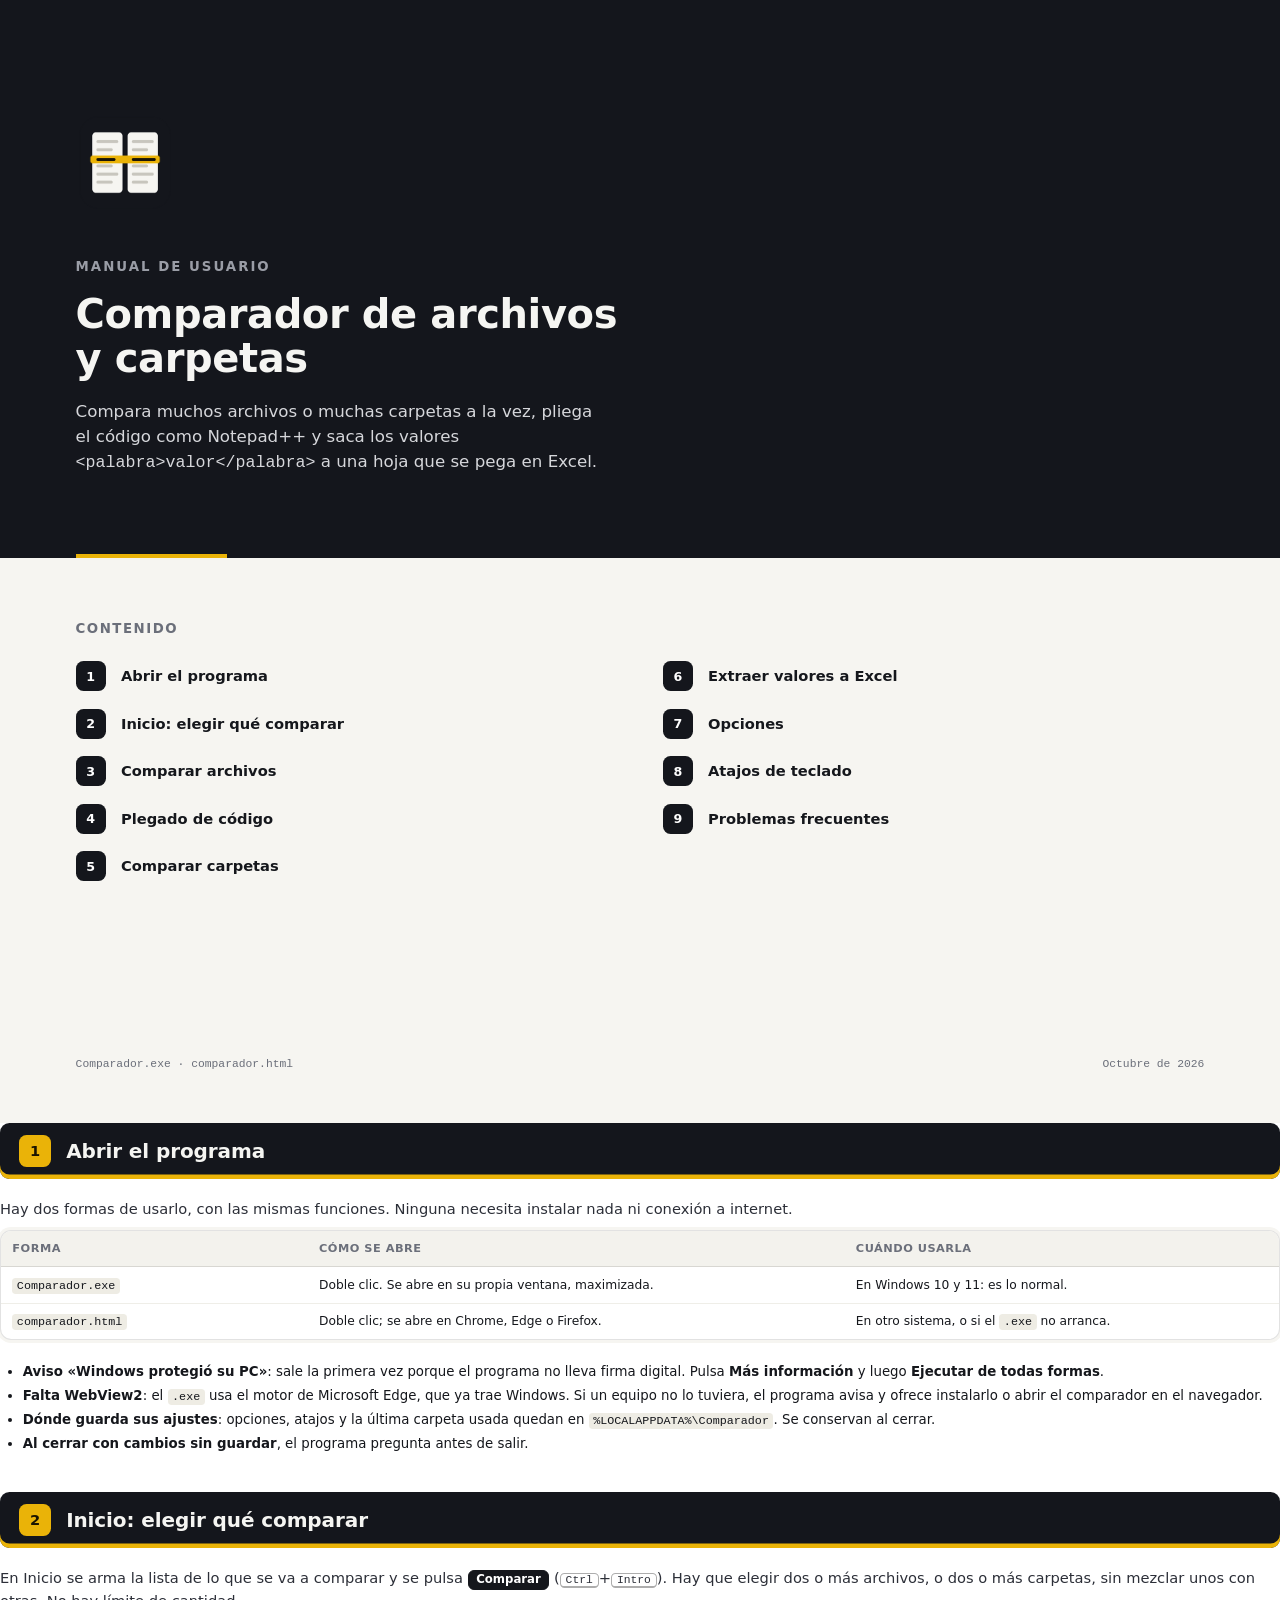
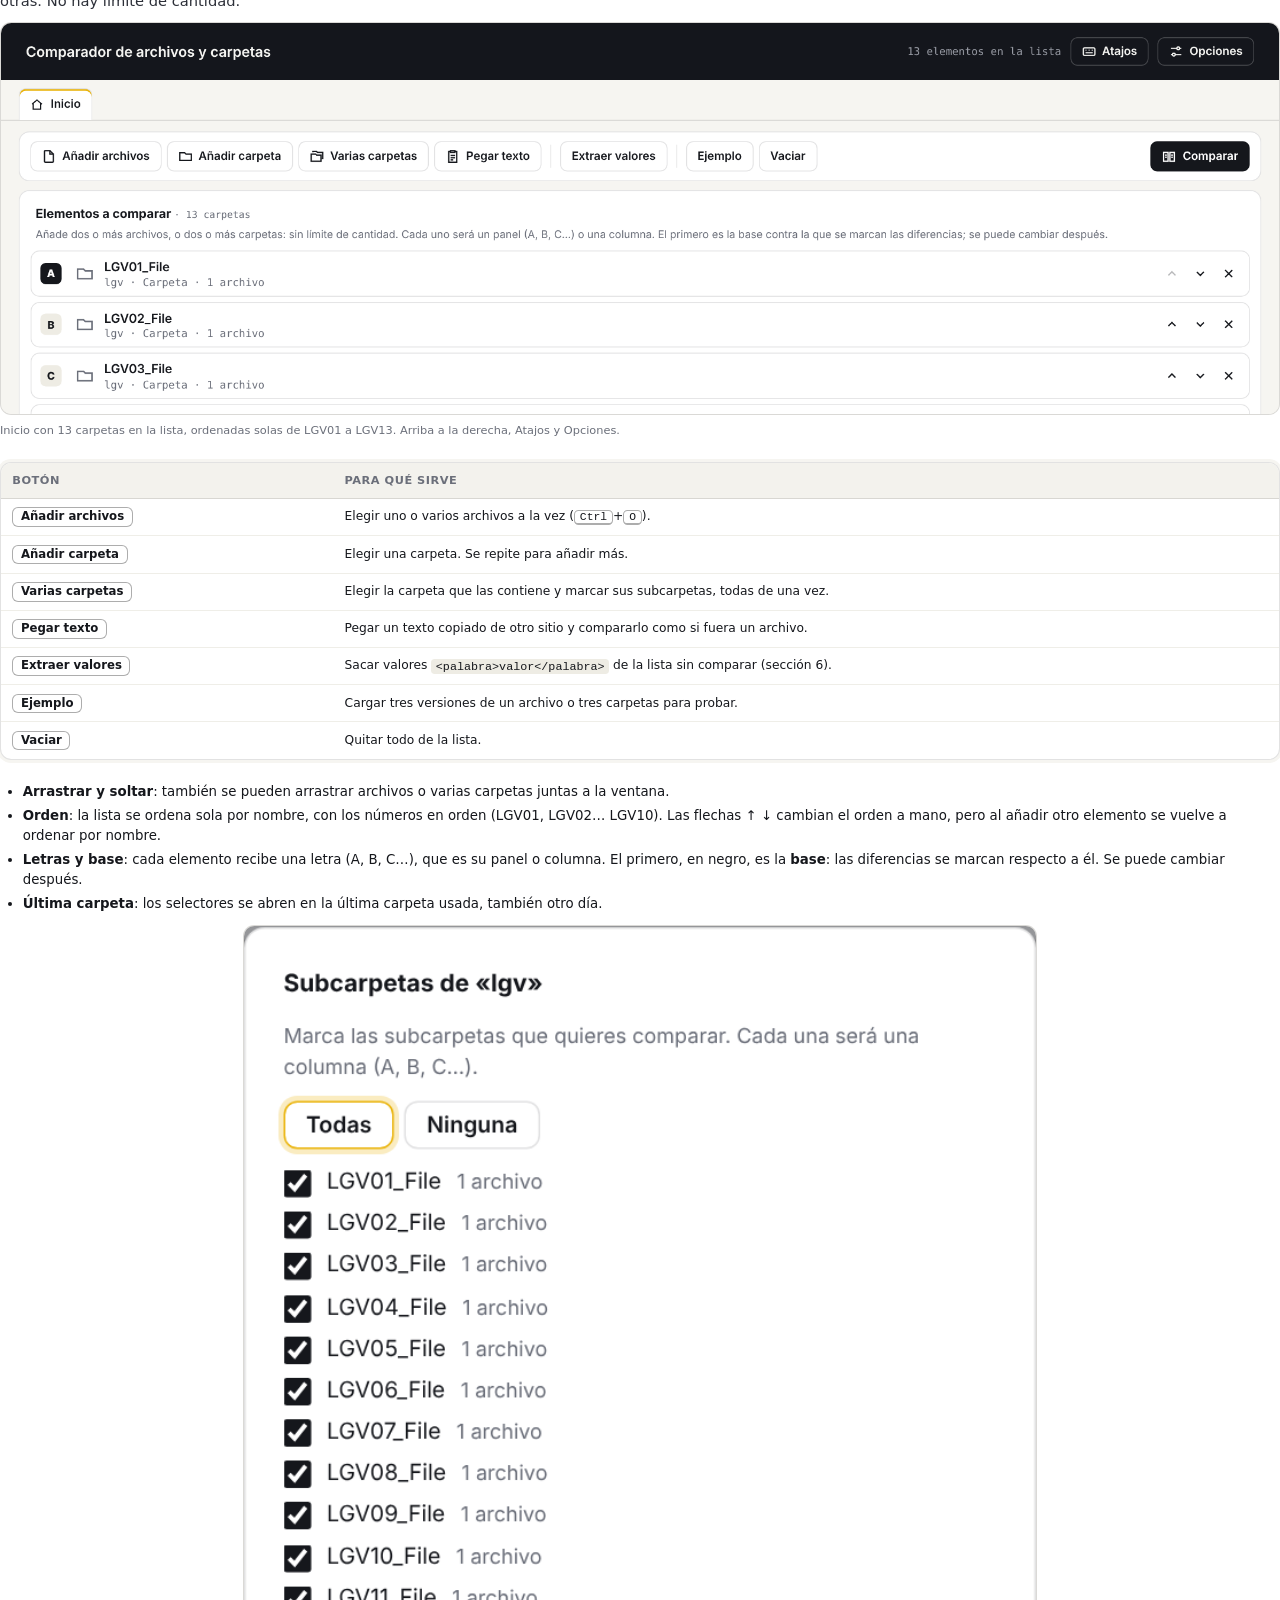
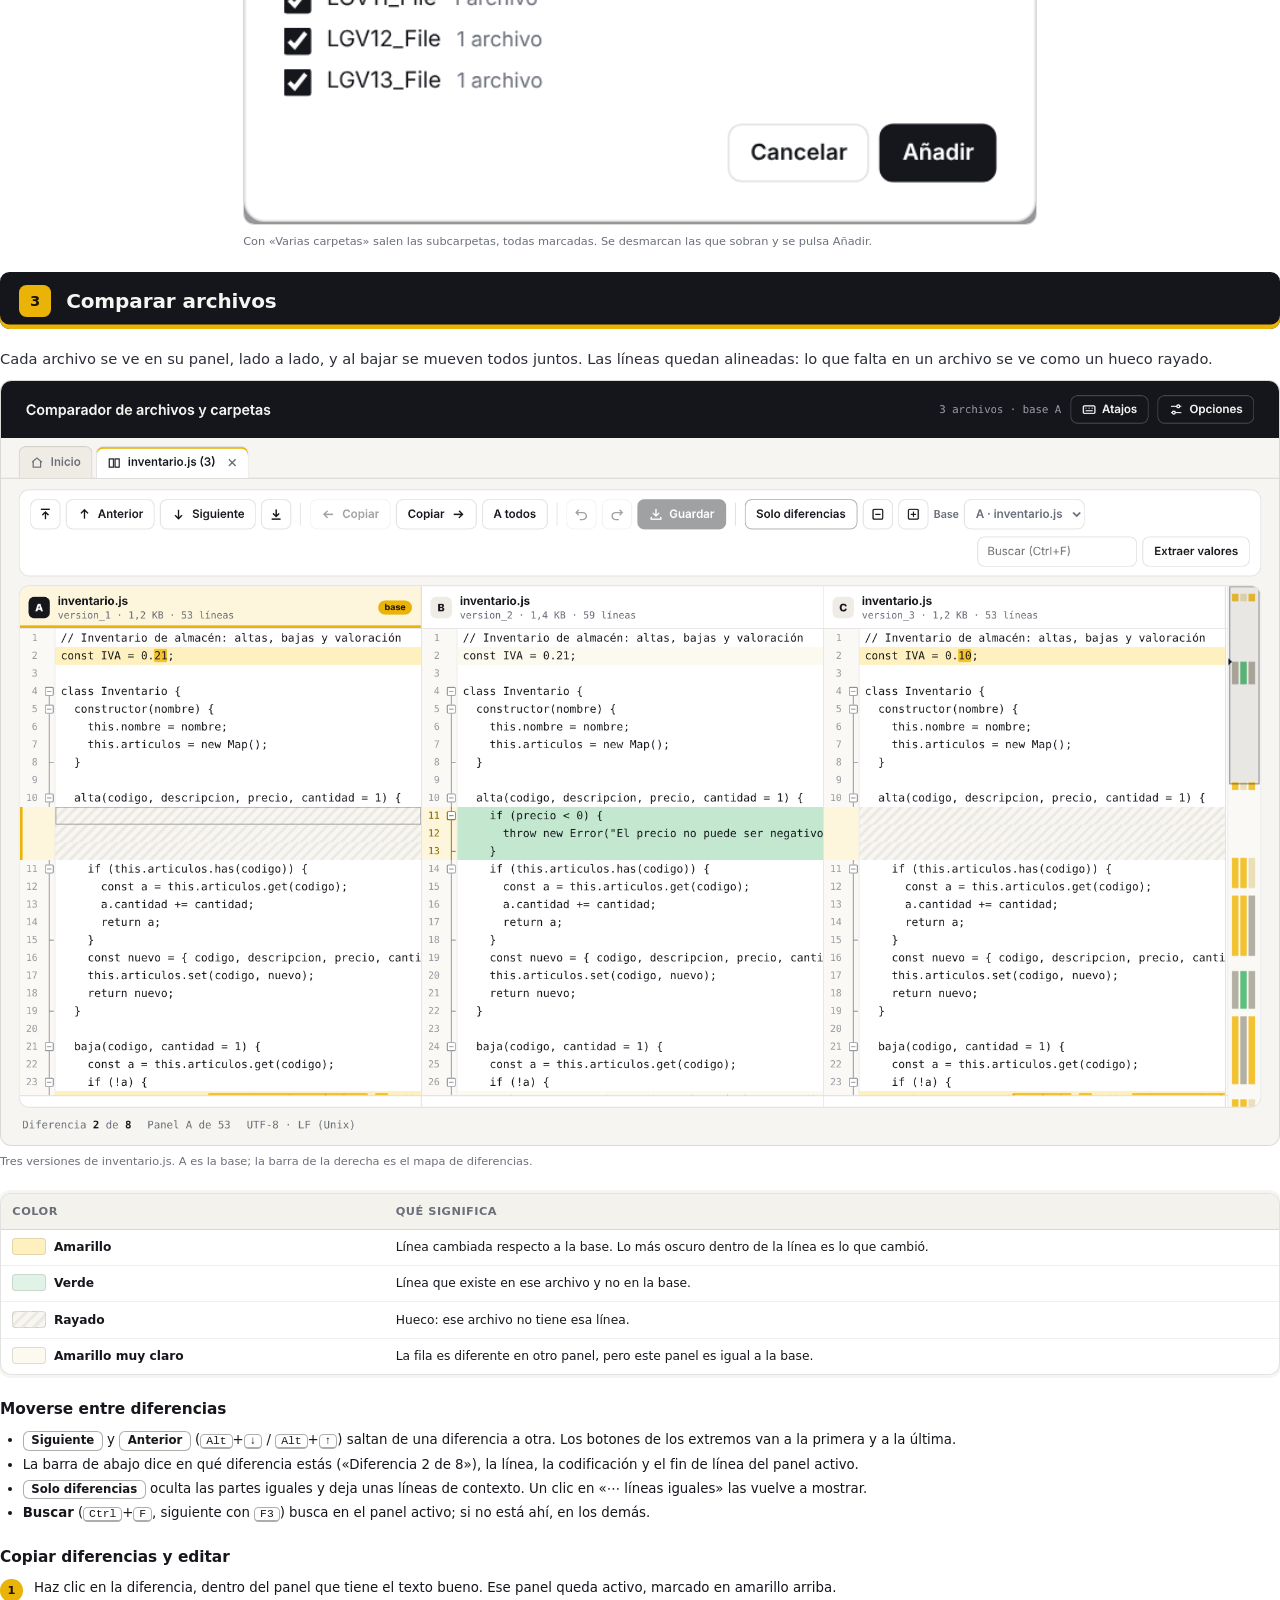
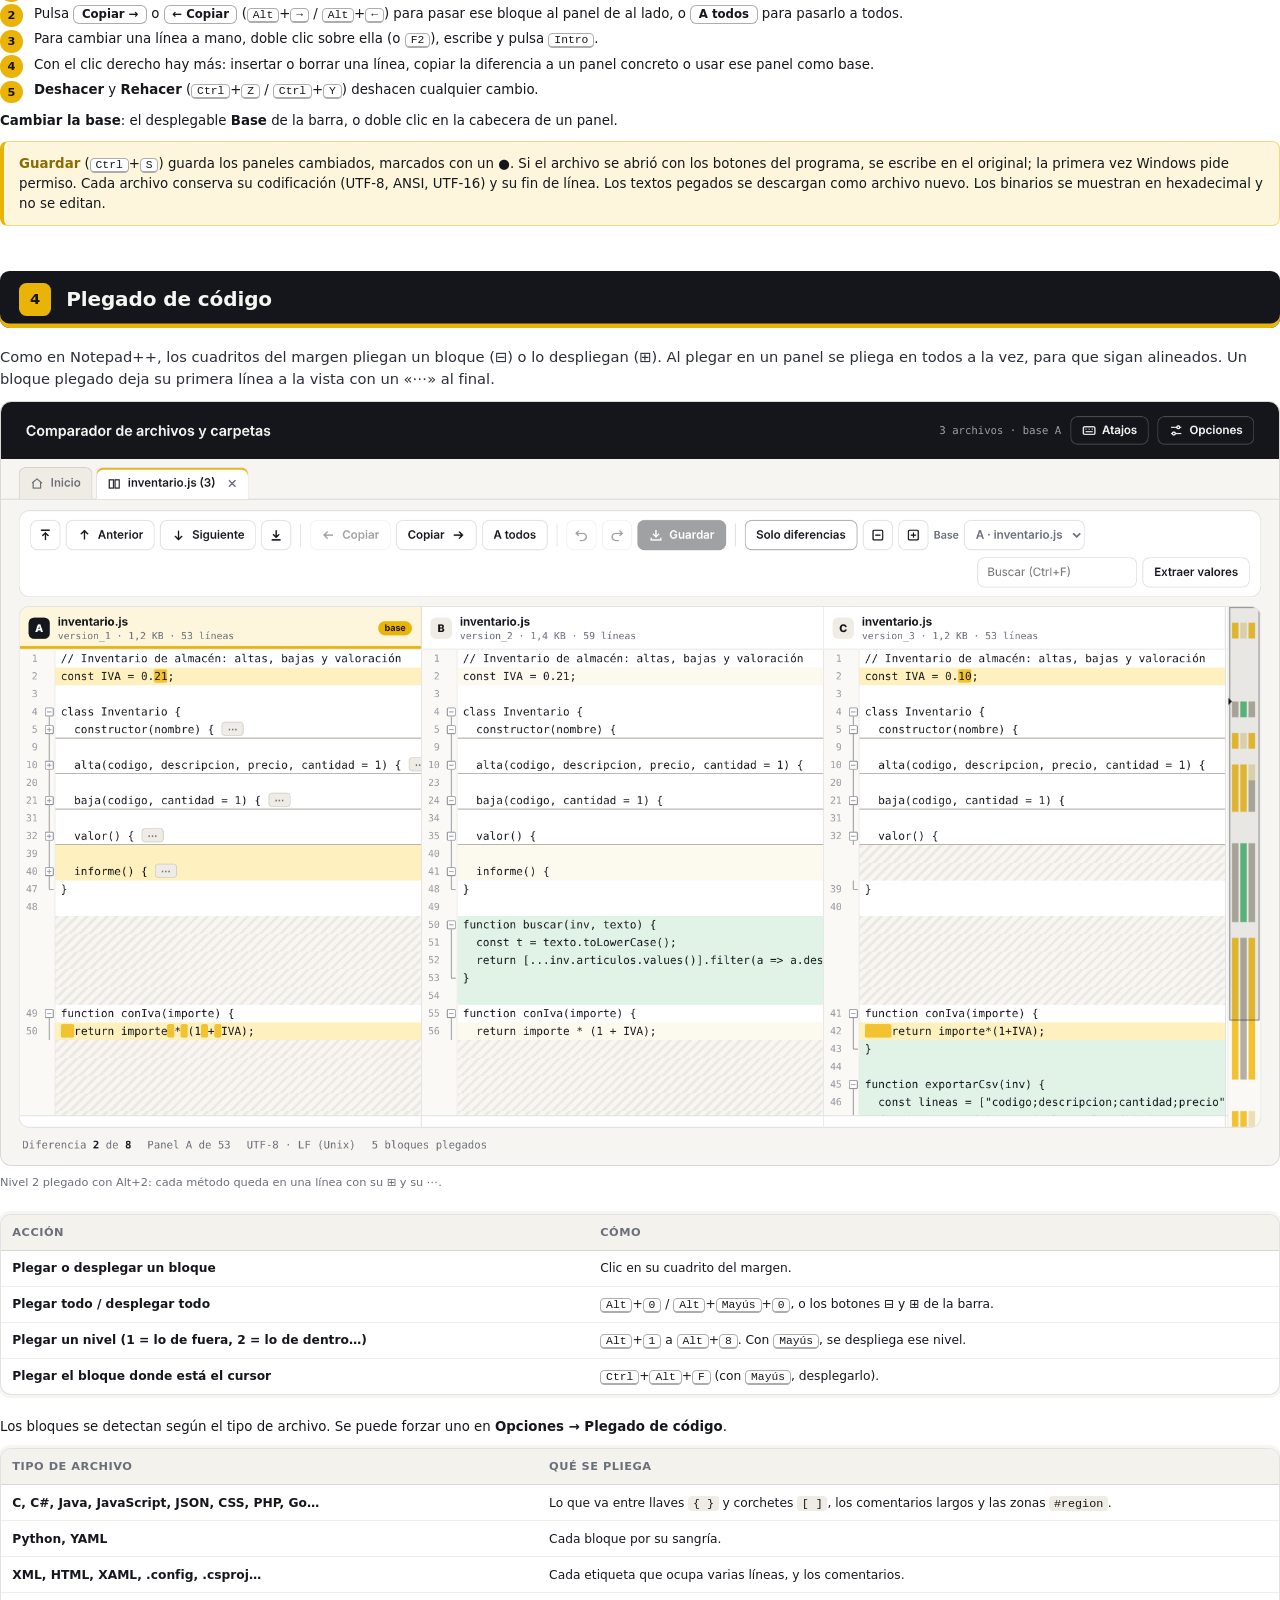
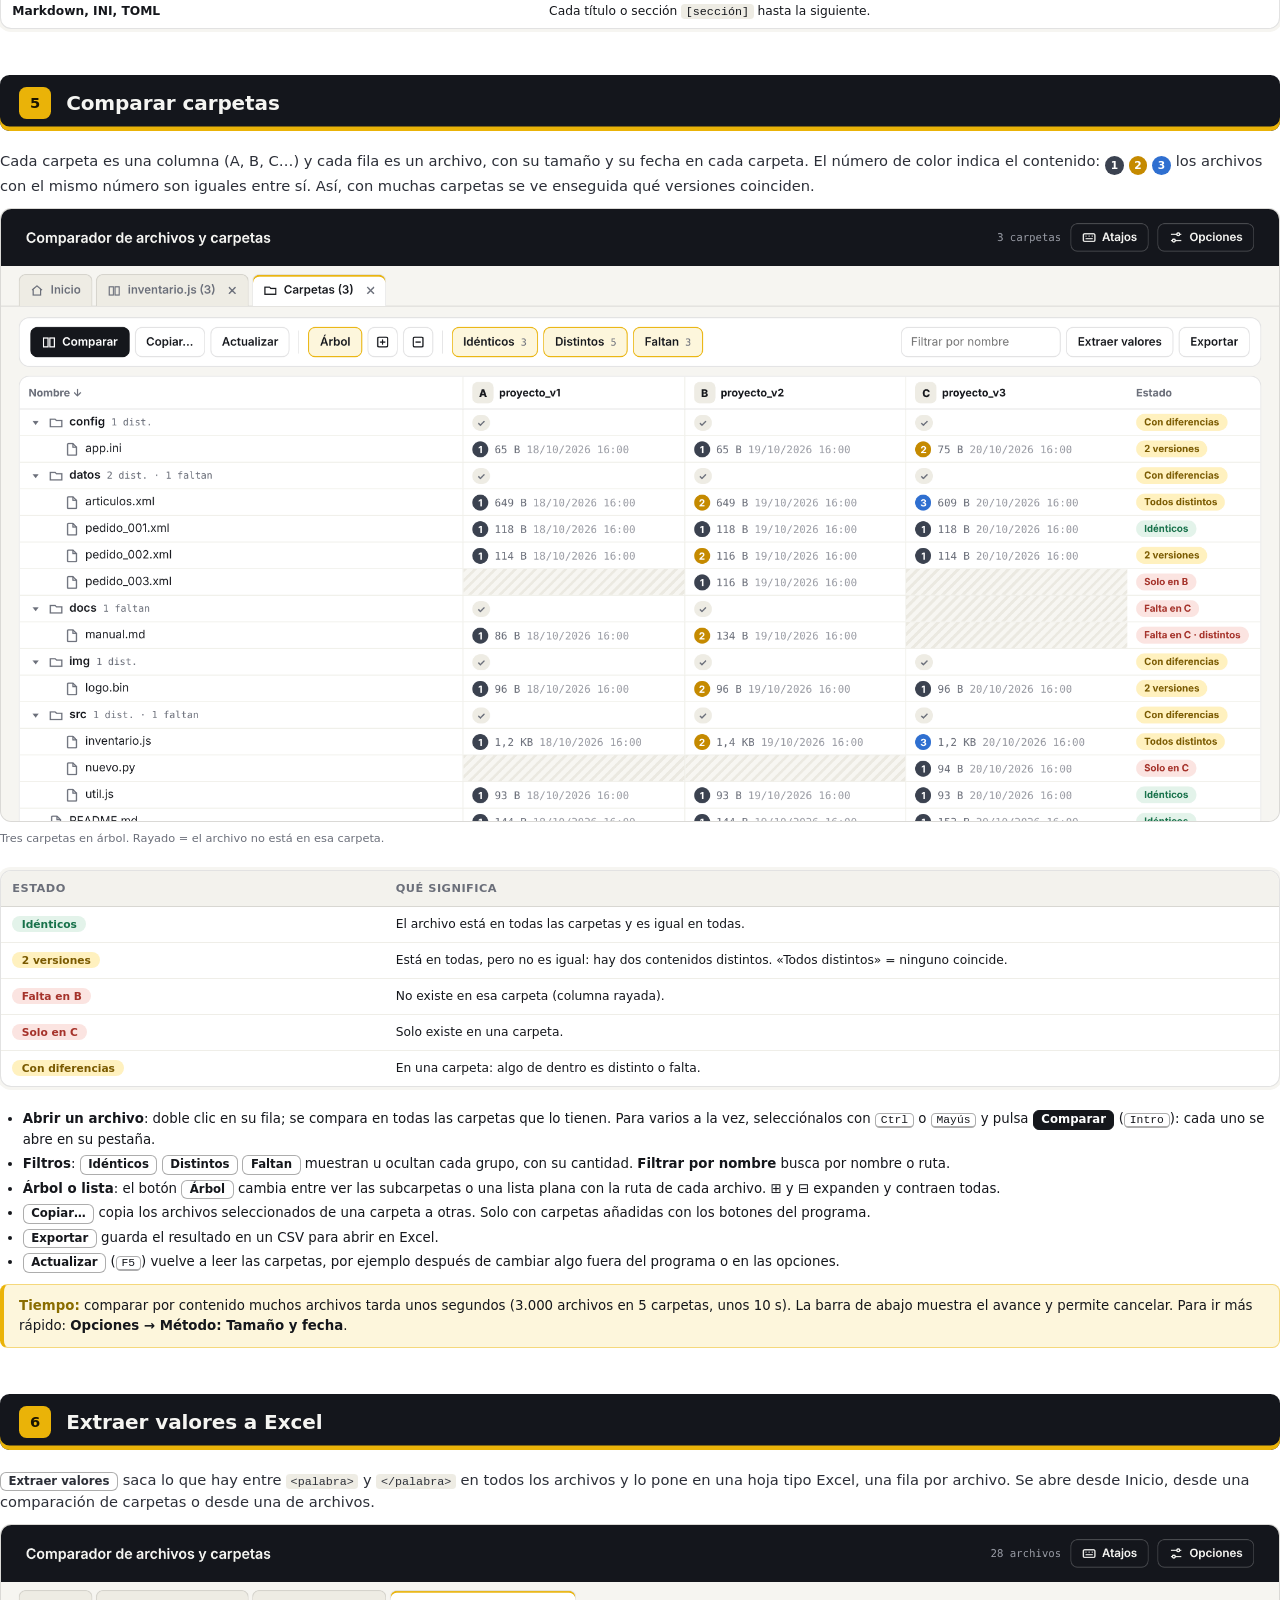
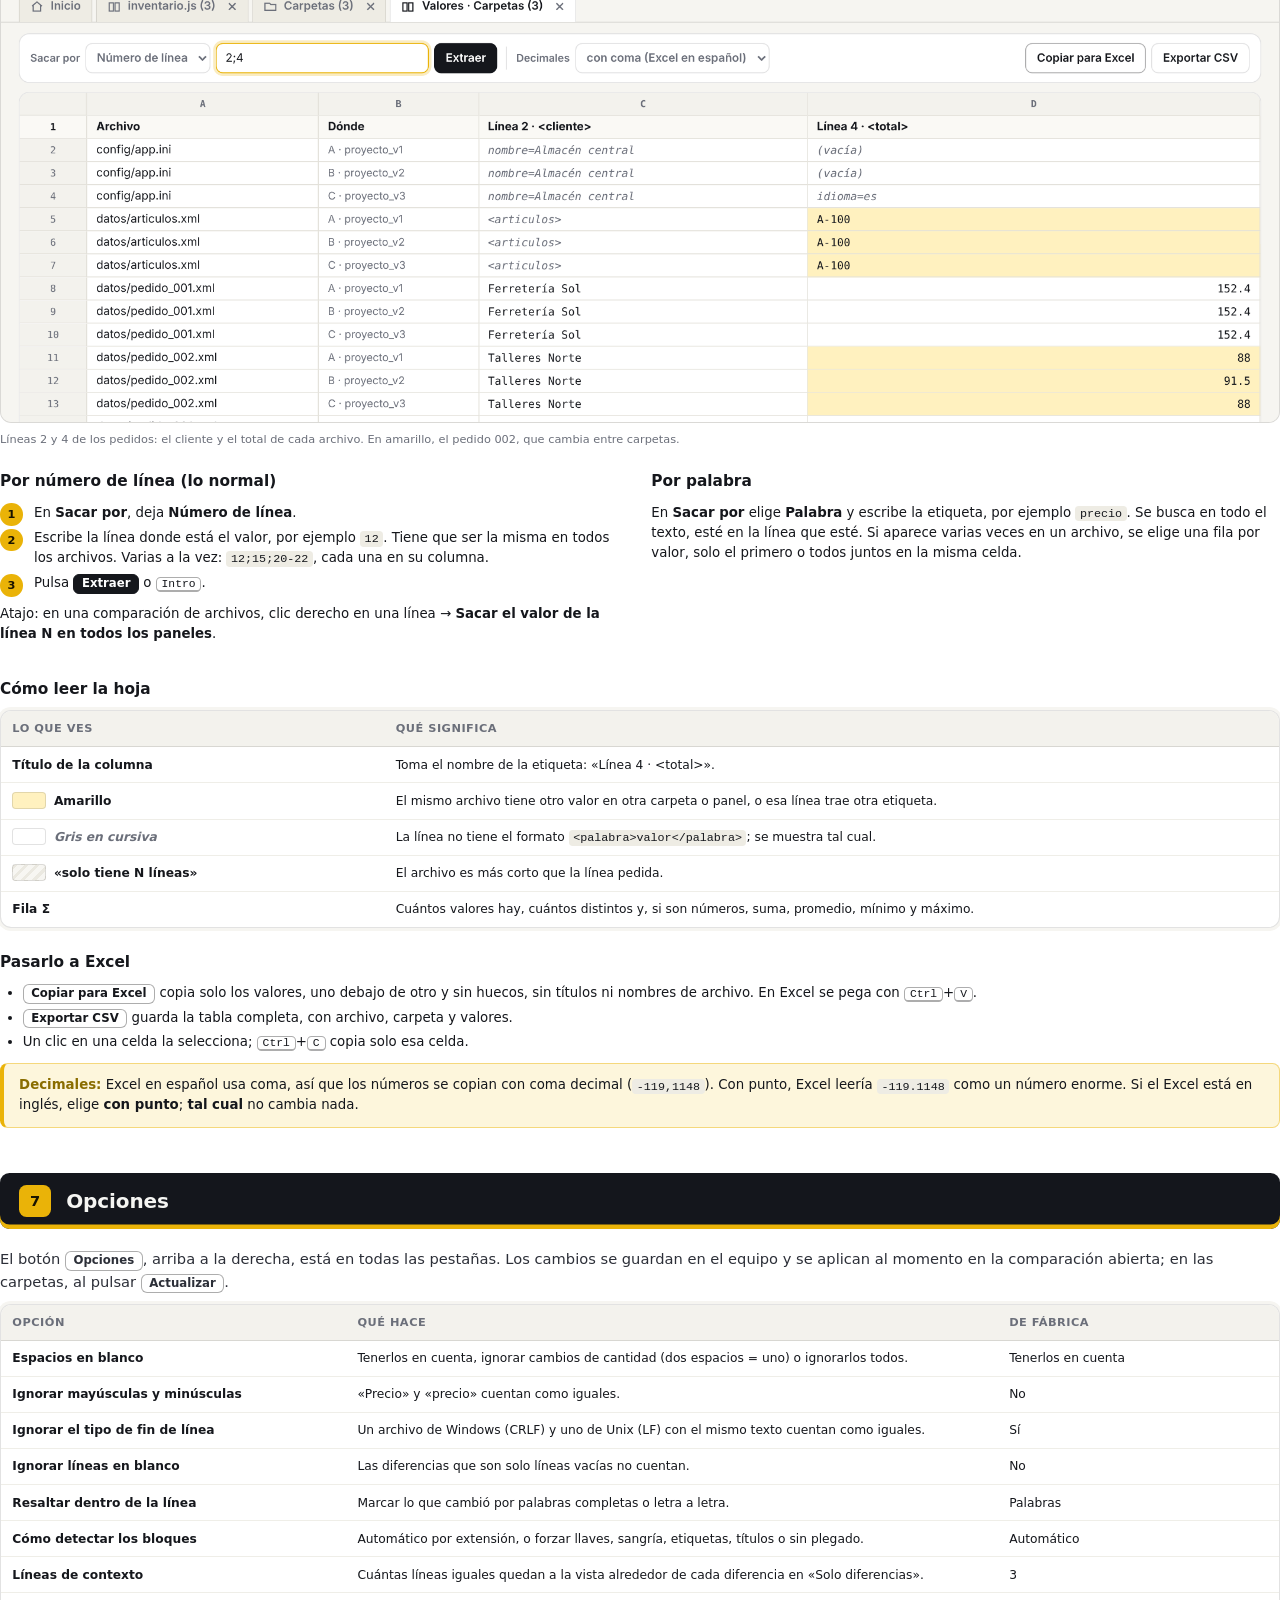
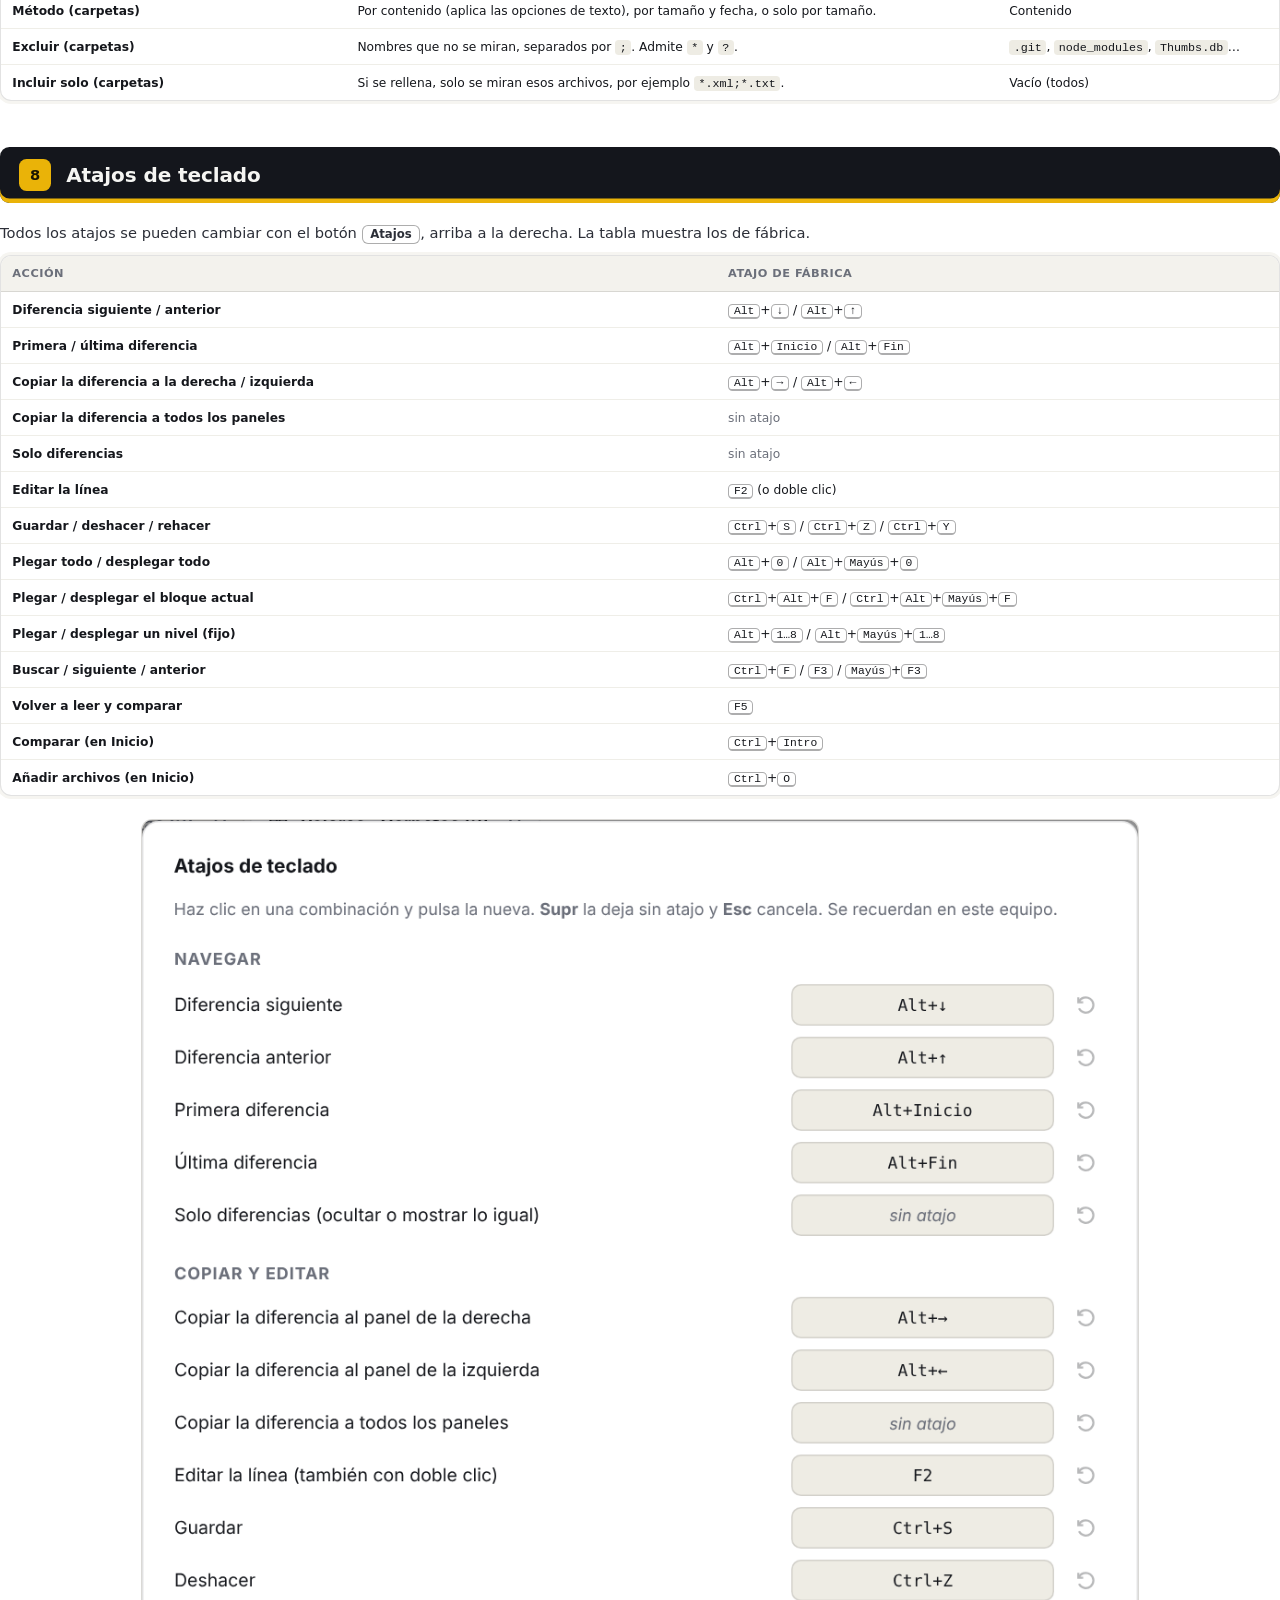
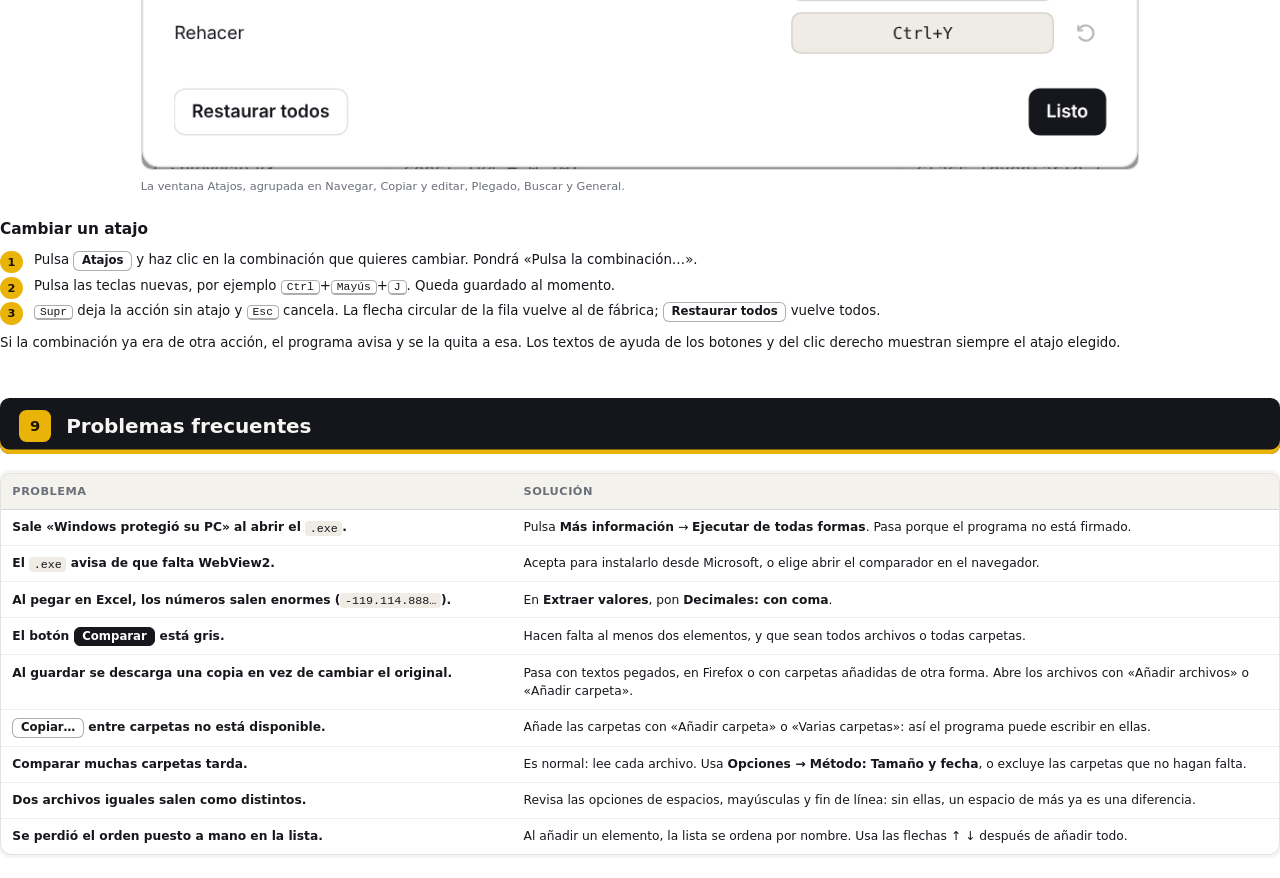
<file: comparador/manual/manual.html>
<!doctype html>
<html lang="es">
<meta charset="utf-8">
<title>Manual del Comparador de archivos y carpetas</title>
<style>
/* Manual en PDF con la paleta del Comparador: cabecera negra, fondo hueso, tarjetas blancas y dorado de acento.
   Se genera con generar_pdf.cjs (Chromium): página A4. */
:root{
  --bg:#f6f5f1;--surface:#ffffff;--surface2:#eeece4;--border:rgba(20,20,22,.12);--border-strong:rgba(20,20,22,.35);
  --text:#15171c;--muted:#6b6f7a;--accent:#eab308;--accent-ink:#8a6d00;--accent-soft:#fdf6dc;--on-accent:#1a1400;
  --header-bg:#14161c;--header-text:#f5f5f2;--header-muted:#9a9da6;
  --chg:#fff1bf;--chg-mark:#f2c230;--add:#e1f3e6;--eqd:#fcf9ee;
  --hatch:repeating-linear-gradient(135deg,#ebe9e1 0 3px,#f7f6f2 3px 8px);
  --font:Inter,"Segoe UI",system-ui,sans-serif;--mono:"JetBrains Mono","Cascadia Mono",Consolas,monospace;
}
@page{size:A4;margin:16mm 15mm 18mm}
@page portada{margin:0}
*{box-sizing:border-box;-webkit-print-color-adjust:exact;print-color-adjust:exact}
html{background:#fff}
body{margin:0;font:10pt/1.5 var(--font);color:var(--text);background:#fff}
p{margin:0 0 8pt}
b{font-weight:650}

/* Portada */
.portada{page:portada;height:297mm;display:grid;grid-template-rows:auto 1fr auto;background:var(--bg);break-after:page}
.banda{background:var(--header-bg);color:var(--header-text);padding:30mm 20mm 22mm;position:relative}
.banda::after{content:"";position:absolute;left:20mm;bottom:0;width:40mm;height:4px;background:var(--accent)}
.banda img{width:26mm;height:26mm;display:block;margin-bottom:12mm}
.banda .sup{font-size:10pt;letter-spacing:2px;text-transform:uppercase;color:var(--header-muted);font-weight:600;margin-bottom:4mm}
.banda h1{font-size:30pt;line-height:1.1;margin:0 0 5mm;font-weight:750;letter-spacing:-.4px}
.banda .lema{font-size:12.5pt;color:#d6d7db;max-width:140mm;margin:0}
.indice{padding:16mm 20mm}
.indice h2{font-size:10pt;letter-spacing:1.5px;text-transform:uppercase;color:var(--muted);margin:0 0 6mm;font-weight:650}
.indice ol{list-style:none;margin:0;padding:0;display:grid;grid-template-columns:1fr 1fr;gap:3.5mm 12mm}
.indice li a{display:flex;gap:4mm;align-items:center;color:var(--text);text-decoration:none;font-weight:600;font-size:11pt}
.indice li a span.n{width:8mm;height:8mm;border-radius:2mm;background:var(--header-bg);color:#fff;display:grid;place-items:center;font-size:9.5pt;flex:none}
.pie{padding:0 20mm 14mm;display:flex;justify-content:space-between;font:8.5pt var(--mono);color:var(--muted)}

/* Secciones */
section{break-before:auto;margin-top:12mm}
section.salto{break-before:page;margin-top:0}
section.cont{break-before:auto;margin-top:10mm}
h2.sec{display:flex;align-items:center;gap:4mm;font-size:15pt;font-weight:700;margin:0 0 5mm;padding:3.2mm 5mm;background:var(--header-bg);color:var(--header-text);border-radius:2.5mm;box-shadow:inset 0 -1.2mm 0 var(--accent);letter-spacing:-.1px;break-after:avoid}
h2.sec .n{width:8.5mm;height:8.5mm;border-radius:2mm;background:var(--accent);color:var(--on-accent);display:grid;place-items:center;font-size:11pt;font-weight:800;flex:none}
h3{font-size:11.5pt;margin:6mm 0 2.5mm;font-weight:700;break-after:avoid}
.lead{font-size:11pt;color:#2c2f38}
ul,ol{margin:0 0 8pt;padding-left:6mm}
li{margin:0 0 3pt}
ol.pasos{list-style:none;padding:0;counter-reset:p}
ol.pasos li{counter-increment:p;position:relative;padding-left:9mm;margin-bottom:4pt;break-inside:avoid}
ol.pasos li::before{content:counter(p);position:absolute;left:0;top:.2mm;width:6mm;height:6mm;border-radius:50%;background:var(--accent);color:var(--on-accent);font-weight:700;font-size:8.5pt;line-height:6mm;text-align:center}

/* Tarjetas, capturas y tablas como en la app */
.card{background:var(--surface);border:1px solid var(--border);border-radius:3mm;overflow:hidden}
figure{margin:0 0 6mm;break-inside:avoid}
figure .card{padding:0;background:var(--bg)}
figure img{display:block;width:100%}
figcaption{font-size:8.5pt;color:var(--muted);margin-top:2mm}
table{width:100%;border-collapse:separate;border-spacing:0;font-size:9.2pt;margin:0 0 6mm;background:var(--surface);box-shadow:0 0 0 3px var(--bg);border:1px solid var(--border);border-radius:3mm;overflow:hidden;break-inside:avoid}
th{background:#f3f2ed;text-align:left;font-weight:650;color:var(--muted);font-size:8.5pt;text-transform:uppercase;letter-spacing:.5px;padding:2.4mm 3mm;border-bottom:1px solid var(--border)}
td{padding:2.2mm 3mm;border-bottom:1px solid #efeee8;vertical-align:top}
tr:last-child td{border-bottom:0}
td:first-child{font-weight:600}
code{font:8.8pt var(--mono);background:var(--surface2);border-radius:1mm;padding:.2mm 1.2mm}
kbd{font:8.5pt var(--mono);border:1px solid var(--border-strong);border-bottom-width:2px;border-radius:1.2mm;padding:0 1.3mm;background:#fff;white-space:nowrap}
.btn{display:inline-block;font-weight:650;font-size:8.8pt;border:1px solid var(--border-strong);border-radius:1.6mm;padding:0 2mm;background:#fff;white-space:nowrap}
.btn.prim{background:var(--text);color:#fff;border-color:var(--text)}
.sw{display:inline-block;width:9mm;height:4.5mm;border-radius:1mm;border:1px solid var(--border);vertical-align:-1mm;margin-right:2mm}
.bd{font-size:8pt;font-weight:700;border-radius:99px;padding:.4mm 2.5mm;white-space:nowrap}
.b-igual{background:#e3f3ea;color:#17714a}.b-distinto{background:#fff1bf;color:#7a5a00}.b-falta{background:#fbe4e1;color:#a5322a}
.g{display:inline-grid;place-items:center;min-width:5mm;height:5mm;border-radius:2.5mm;color:#fff;font-size:8pt;font-weight:700;padding:0 1.2mm;vertical-align:-.8mm}
.g0{background:#3b4250}.g1{background:#c58a00}.g2{background:#2f6fd0}
.nota{background:var(--accent-soft);border:1px solid rgba(234,179,8,.45);border-left:4px solid var(--accent);border-radius:2mm;padding:3mm 4mm;margin:0 0 6mm;break-inside:avoid}
.nota b:first-child{color:var(--accent-ink)}
.arranque{break-inside:avoid}
.dos{display:grid;grid-template-columns:1fr 1fr;gap:6mm}
</style>

<div class="portada">
  <div class="banda">
    <img src="../winres/icono256.png" alt="">
    <div class="sup">Manual de usuario</div>
    <h1>Comparador de archivos<br>y carpetas</h1>
    <p class="lema">Compara muchos archivos o muchas carpetas a la vez, pliega el código como Notepad++ y saca los valores <span style="font-family:var(--mono)">&lt;palabra&gt;valor&lt;/palabra&gt;</span> a una hoja que se pega en Excel.</p>
  </div>
  <div class="indice">
    <h2>Contenido</h2>
    <ol>
      <li><a href="#s1"><span class="n">1</span>Abrir el programa</a></li>
      <li><a href="#s6"><span class="n">6</span>Extraer valores a Excel</a></li>
      <li><a href="#s2"><span class="n">2</span>Inicio: elegir qué comparar</a></li>
      <li><a href="#s7"><span class="n">7</span>Opciones</a></li>
      <li><a href="#s3"><span class="n">3</span>Comparar archivos</a></li>
      <li><a href="#s8"><span class="n">8</span>Atajos de teclado</a></li>
      <li><a href="#s4"><span class="n">4</span>Plegado de código</a></li>
      <li><a href="#s9"><span class="n">9</span>Problemas frecuentes</a></li>
      <li><a href="#s5"><span class="n">5</span>Comparar carpetas</a></li>
    </ol>
  </div>
  <div class="pie"><span>Comparador.exe · comparador.html</span><span>Octubre de 2026</span></div>
</div>

<section id="s1" style="break-before:auto;margin-top:0">
  <div class="arranque"><h2 class="sec"><span class="n">1</span>Abrir el programa</h2>
  <p class="lead">Hay dos formas de usarlo, con las mismas funciones. Ninguna necesita instalar nada ni conexión a internet.</p>
  <table>
    <tr><th style="width:24%">Forma</th><th>Cómo se abre</th><th style="width:34%">Cuándo usarla</th></tr>
    <tr><td><code>Comparador.exe</code></td><td>Doble clic. Se abre en su propia ventana, maximizada.</td><td>En Windows 10 y 11: es lo normal.</td></tr>
    <tr><td><code>comparador.html</code></td><td>Doble clic; se abre en Chrome, Edge o Firefox.</td><td>En otro sistema, o si el <code>.exe</code> no arranca.</td></tr>
  </table></div>
  <ul>
    <li><b>Aviso «Windows protegió su PC»</b>: sale la primera vez porque el programa no lleva firma digital. Pulsa <b>Más información</b> y luego <b>Ejecutar de todas formas</b>.</li>
    <li><b>Falta WebView2</b>: el <code>.exe</code> usa el motor de Microsoft Edge, que ya trae Windows. Si un equipo no lo tuviera, el programa avisa y ofrece instalarlo o abrir el comparador en el navegador.</li>
    <li><b>Dónde guarda sus ajustes</b>: opciones, atajos y la última carpeta usada quedan en <code>%LOCALAPPDATA%\Comparador</code>. Se conservan al cerrar.</li>
    <li><b>Al cerrar con cambios sin guardar</b>, el programa pregunta antes de salir.</li>
  </ul>
</section>

<section id="s2" class="cont">
  <div class="arranque"><h2 class="sec"><span class="n">2</span>Inicio: elegir qué comparar</h2>
  <p class="lead">En Inicio se arma la lista de lo que se va a comparar y se pulsa <span class="btn prim">Comparar</span> (<kbd>Ctrl</kbd>+<kbd>Intro</kbd>). Hay que elegir dos o más archivos, o dos o más carpetas, sin mezclar unos con otras. No hay límite de cantidad.</p>
  <figure><div class="card"><img src="inicio.png" alt=""></div><figcaption>Inicio con 13 carpetas en la lista, ordenadas solas de LGV01 a LGV13. Arriba a la derecha, Atajos y Opciones.</figcaption></figure></div>
</section>
<section class="cont" style="margin-top:0">
  <table>
    <tr><th style="width:26%">Botón</th><th>Para qué sirve</th></tr>
    <tr><td><span class="btn">Añadir archivos</span></td><td>Elegir uno o varios archivos a la vez (<kbd>Ctrl</kbd>+<kbd>O</kbd>).</td></tr>
    <tr><td><span class="btn">Añadir carpeta</span></td><td>Elegir una carpeta. Se repite para añadir más.</td></tr>
    <tr><td><span class="btn">Varias carpetas</span></td><td>Elegir la carpeta que las contiene y marcar sus subcarpetas, todas de una vez.</td></tr>
    <tr><td><span class="btn">Pegar texto</span></td><td>Pegar un texto copiado de otro sitio y compararlo como si fuera un archivo.</td></tr>
    <tr><td><span class="btn">Extraer valores</span></td><td>Sacar valores <code>&lt;palabra&gt;valor&lt;/palabra&gt;</code> de la lista sin comparar (sección 6).</td></tr>
    <tr><td><span class="btn">Ejemplo</span></td><td>Cargar tres versiones de un archivo o tres carpetas para probar.</td></tr>
    <tr><td><span class="btn">Vaciar</span></td><td>Quitar todo de la lista.</td></tr>
  </table>
  <ul>
    <li><b>Arrastrar y soltar</b>: también se pueden arrastrar archivos o varias carpetas juntas a la ventana.</li>
    <li><b>Orden</b>: la lista se ordena sola por nombre, con los números en orden (LGV01, LGV02… LGV10). Las flechas ↑ ↓ cambian el orden a mano, pero al añadir otro elemento se vuelve a ordenar por nombre.</li>
    <li><b>Letras y base</b>: cada elemento recibe una letra (A, B, C…), que es su panel o columna. El primero, en negro, es la <b>base</b>: las diferencias se marcan respecto a él. Se puede cambiar después.</li>
    <li><b>Última carpeta</b>: los selectores se abren en la última carpeta usada, también otro día.</li>
  </ul>
  <figure style="width:62%;margin-left:auto;margin-right:auto"><div class="card"><img src="varias.png" alt=""></div><figcaption>Con «Varias carpetas» salen las subcarpetas, todas marcadas. Se desmarcan las que sobran y se pulsa Añadir.</figcaption></figure>
</section>

<section id="s3" class="salto">
  <div class="arranque"><h2 class="sec"><span class="n">3</span>Comparar archivos</h2>
  <p class="lead">Cada archivo se ve en su panel, lado a lado, y al bajar se mueven todos juntos. Las líneas quedan alineadas: lo que falta en un archivo se ve como un hueco rayado.</p>
  <figure><div class="card"><img src="archivos.png" alt=""></div><figcaption>Tres versiones de inventario.js. A es la base; la barra de la derecha es el mapa de diferencias.</figcaption></figure></div>
  <table>
    <tr><th style="width:30%">Color</th><th>Qué significa</th></tr>
    <tr><td><span class="sw" style="background:var(--chg)"></span>Amarillo</td><td>Línea cambiada respecto a la base. Lo más oscuro dentro de la línea es lo que cambió.</td></tr>
    <tr><td><span class="sw" style="background:var(--add)"></span>Verde</td><td>Línea que existe en ese archivo y no en la base.</td></tr>
    <tr><td><span class="sw" style="background:var(--hatch)"></span>Rayado</td><td>Hueco: ese archivo no tiene esa línea.</td></tr>
    <tr><td><span class="sw" style="background:var(--eqd)"></span>Amarillo muy claro</td><td>La fila es diferente en otro panel, pero este panel es igual a la base.</td></tr>
  </table>
</section>
<section class="cont" style="margin-top:0">
  <h3>Moverse entre diferencias</h3>
  <ul>
    <li><span class="btn">Siguiente</span> y <span class="btn">Anterior</span> (<kbd>Alt</kbd>+<kbd>↓</kbd> / <kbd>Alt</kbd>+<kbd>↑</kbd>) saltan de una diferencia a otra. Los botones de los extremos van a la primera y a la última.</li>
    <li>La barra de abajo dice en qué diferencia estás («Diferencia 2 de 8»), la línea, la codificación y el fin de línea del panel activo.</li>
    <li><span class="btn">Solo diferencias</span> oculta las partes iguales y deja unas líneas de contexto. Un clic en «⋯ líneas iguales» las vuelve a mostrar.</li>
    <li><b>Buscar</b> (<kbd>Ctrl</kbd>+<kbd>F</kbd>, siguiente con <kbd>F3</kbd>) busca en el panel activo; si no está ahí, en los demás.</li>
  </ul>
  <h3>Copiar diferencias y editar</h3>
  <ol class="pasos">
    <li>Haz clic en la diferencia, dentro del panel que tiene el texto bueno. Ese panel queda activo, marcado en amarillo arriba.</li>
    <li>Pulsa <span class="btn">Copiar →</span> o <span class="btn">← Copiar</span> (<kbd>Alt</kbd>+<kbd>→</kbd> / <kbd>Alt</kbd>+<kbd>←</kbd>) para pasar ese bloque al panel de al lado, o <span class="btn">A todos</span> para pasarlo a todos.</li>
    <li>Para cambiar una línea a mano, doble clic sobre ella (o <kbd>F2</kbd>), escribe y pulsa <kbd>Intro</kbd>.</li>
    <li>Con el clic derecho hay más: insertar o borrar una línea, copiar la diferencia a un panel concreto o usar ese panel como base.</li>
    <li><b>Deshacer</b> y <b>Rehacer</b> (<kbd>Ctrl</kbd>+<kbd>Z</kbd> / <kbd>Ctrl</kbd>+<kbd>Y</kbd>) deshacen cualquier cambio.</li>
  </ol>
  <p><b>Cambiar la base</b>: el desplegable <b>Base</b> de la barra, o doble clic en la cabecera de un panel.</p>
  <div class="nota"><b>Guardar</b> (<kbd>Ctrl</kbd>+<kbd>S</kbd>) guarda los paneles cambiados, marcados con un ●. Si el archivo se abrió con los botones del programa, se escribe en el original; la primera vez Windows pide permiso. Cada archivo conserva su codificación (UTF-8, ANSI, UTF-16) y su fin de línea. Los textos pegados se descargan como archivo nuevo. Los binarios se muestran en hexadecimal y no se editan.</div>
</section>

<section id="s4">
  <div class="arranque"><h2 class="sec"><span class="n">4</span>Plegado de código</h2>
  <p class="lead">Como en Notepad++, los cuadritos del margen pliegan un bloque (⊟) o lo despliegan (⊞). Al plegar en un panel se pliega en todos a la vez, para que sigan alineados. Un bloque plegado deja su primera línea a la vista con un «⋯» al final.</p>
  <figure><div class="card"><img src="plegado.png" alt=""></div><figcaption>Nivel 2 plegado con Alt+2: cada método queda en una línea con su ⊞ y su ⋯.</figcaption></figure></div>
  <table>
    <tr><th style="width:46%">Acción</th><th>Cómo</th></tr>
    <tr><td>Plegar o desplegar un bloque</td><td>Clic en su cuadrito del margen.</td></tr>
    <tr><td>Plegar todo / desplegar todo</td><td><kbd>Alt</kbd>+<kbd>0</kbd> / <kbd>Alt</kbd>+<kbd>Mayús</kbd>+<kbd>0</kbd>, o los botones ⊟ y ⊞ de la barra.</td></tr>
    <tr><td>Plegar un nivel (1 = lo de fuera, 2 = lo de dentro…)</td><td><kbd>Alt</kbd>+<kbd>1</kbd> a <kbd>Alt</kbd>+<kbd>8</kbd>. Con <kbd>Mayús</kbd>, se despliega ese nivel.</td></tr>
    <tr><td>Plegar el bloque donde está el cursor</td><td><kbd>Ctrl</kbd>+<kbd>Alt</kbd>+<kbd>F</kbd> (con <kbd>Mayús</kbd>, desplegarlo).</td></tr>
  </table>
  <p>Los bloques se detectan según el tipo de archivo. Se puede forzar uno en <b>Opciones → Plegado de código</b>.</p>
  <table>
    <tr><th style="width:42%">Tipo de archivo</th><th>Qué se pliega</th></tr>
    <tr><td>C, C#, Java, JavaScript, JSON, CSS, PHP, Go…</td><td>Lo que va entre llaves <code>{ }</code> y corchetes <code>[ ]</code>, los comentarios largos y las zonas <code>#region</code>.</td></tr>
    <tr><td>Python, YAML</td><td>Cada bloque por su sangría.</td></tr>
    <tr><td>XML, HTML, XAML, .config, .csproj…</td><td>Cada etiqueta que ocupa varias líneas, y los comentarios.</td></tr>
    <tr><td>Markdown, INI, TOML</td><td>Cada título o sección <code>[sección]</code> hasta la siguiente.</td></tr>
  </table>
</section>

<section id="s5">
  <div class="arranque"><h2 class="sec"><span class="n">5</span>Comparar carpetas</h2>
  <p class="lead">Cada carpeta es una columna (A, B, C…) y cada fila es un archivo, con su tamaño y su fecha en cada carpeta. El número de color indica el contenido: <span class="g g0">1</span> <span class="g g1">2</span> <span class="g g2">3</span> los archivos con el mismo número son iguales entre sí. Así, con muchas carpetas se ve enseguida qué versiones coinciden.</p>
  <figure><div class="card"><img src="carpetas.png" alt=""></div><figcaption>Tres carpetas en árbol. Rayado = el archivo no está en esa carpeta.</figcaption></figure></div>
  <table>
    <tr><th style="width:30%">Estado</th><th>Qué significa</th></tr>
    <tr><td><span class="bd b-igual">Idénticos</span></td><td>El archivo está en todas las carpetas y es igual en todas.</td></tr>
    <tr><td><span class="bd b-distinto">2 versiones</span></td><td>Está en todas, pero no es igual: hay dos contenidos distintos. «Todos distintos» = ninguno coincide.</td></tr>
    <tr><td><span class="bd b-falta">Falta en B</span></td><td>No existe en esa carpeta (columna rayada).</td></tr>
    <tr><td><span class="bd b-falta">Solo en C</span></td><td>Solo existe en una carpeta.</td></tr>
    <tr><td><span class="bd b-distinto">Con diferencias</span></td><td>En una carpeta: algo de dentro es distinto o falta.</td></tr>
  </table>
</section>
<section class="cont" style="margin-top:0">
  <ul>
    <li><b>Abrir un archivo</b>: doble clic en su fila; se compara en todas las carpetas que lo tienen. Para varios a la vez, selecciónalos con <kbd>Ctrl</kbd> o <kbd>Mayús</kbd> y pulsa <span class="btn prim">Comparar</span> (<kbd>Intro</kbd>): cada uno se abre en su pestaña.</li>
    <li><b>Filtros</b>: <span class="btn">Idénticos</span> <span class="btn">Distintos</span> <span class="btn">Faltan</span> muestran u ocultan cada grupo, con su cantidad. <b>Filtrar por nombre</b> busca por nombre o ruta.</li>
    <li><b>Árbol o lista</b>: el botón <span class="btn">Árbol</span> cambia entre ver las subcarpetas o una lista plana con la ruta de cada archivo. ⊞ y ⊟ expanden y contraen todas.</li>
    <li><span class="btn">Copiar…</span> copia los archivos seleccionados de una carpeta a otras. Solo con carpetas añadidas con los botones del programa.</li>
    <li><span class="btn">Exportar</span> guarda el resultado en un CSV para abrir en Excel.</li>
    <li><span class="btn">Actualizar</span> (<kbd>F5</kbd>) vuelve a leer las carpetas, por ejemplo después de cambiar algo fuera del programa o en las opciones.</li>
  </ul>
  <div class="nota"><b>Tiempo:</b> comparar por contenido muchos archivos tarda unos segundos (3.000 archivos en 5 carpetas, unos 10 s). La barra de abajo muestra el avance y permite cancelar. Para ir más rápido: <b>Opciones → Método: Tamaño y fecha</b>.</div>
</section>

<section id="s6">
  <div class="arranque"><h2 class="sec"><span class="n">6</span>Extraer valores a Excel</h2>
  <p class="lead"><span class="btn">Extraer valores</span> saca lo que hay entre <code>&lt;palabra&gt;</code> y <code>&lt;/palabra&gt;</code> en todos los archivos y lo pone en una hoja tipo Excel, una fila por archivo. Se abre desde Inicio, desde una comparación de carpetas o desde una de archivos.</p>
  <figure><div class="card"><img src="valores.png" alt=""></div><figcaption>Líneas 2 y 4 de los pedidos: el cliente y el total de cada archivo. En amarillo, el pedido 002, que cambia entre carpetas.</figcaption></figure></div>
  <div class="dos">
    <div>
      <h3 style="margin-top:0">Por número de línea (lo normal)</h3>
      <ol class="pasos">
        <li>En <b>Sacar por</b>, deja <b>Número de línea</b>.</li>
        <li>Escribe la línea donde está el valor, por ejemplo <code>12</code>. Tiene que ser la misma en todos los archivos. Varias a la vez: <code>12;15;20-22</code>, cada una en su columna.</li>
        <li>Pulsa <span class="btn prim">Extraer</span> o <kbd>Intro</kbd>.</li>
      </ol>
      <p>Atajo: en una comparación de archivos, clic derecho en una línea → <b>Sacar el valor de la línea N en todos los paneles</b>.</p>
    </div>
    <div>
      <h3 style="margin-top:0">Por palabra</h3>
      <p>En <b>Sacar por</b> elige <b>Palabra</b> y escribe la etiqueta, por ejemplo <code>precio</code>. Se busca en todo el texto, esté en la línea que esté. Si aparece varias veces en un archivo, se elige una fila por valor, solo el primero o todos juntos en la misma celda.</p>
    </div>
  </div>
</section>
<section class="cont" style="margin-top:0">
  <h3>Cómo leer la hoja</h3>
  <table>
    <tr><th style="width:30%">Lo que ves</th><th>Qué significa</th></tr>
    <tr><td>Título de la columna</td><td>Toma el nombre de la etiqueta: «Línea 4 · &lt;total&gt;».</td></tr>
    <tr><td><span class="sw" style="background:var(--chg)"></span>Amarillo</td><td>El mismo archivo tiene otro valor en otra carpeta o panel, o esa línea trae otra etiqueta.</td></tr>
    <tr><td><span class="sw" style="background:#fff"></span><i style="color:var(--muted)">Gris en cursiva</i></td><td>La línea no tiene el formato <code>&lt;palabra&gt;valor&lt;/palabra&gt;</code>; se muestra tal cual.</td></tr>
    <tr><td><span class="sw" style="background:var(--hatch)"></span>«solo tiene N líneas»</td><td>El archivo es más corto que la línea pedida.</td></tr>
    <tr><td>Fila Σ</td><td>Cuántos valores hay, cuántos distintos y, si son números, suma, promedio, mínimo y máximo.</td></tr>
  </table>
  <h3>Pasarlo a Excel</h3>
  <ul>
    <li><span class="btn">Copiar para Excel</span> copia solo los valores, uno debajo de otro y sin huecos, sin títulos ni nombres de archivo. En Excel se pega con <kbd>Ctrl</kbd>+<kbd>V</kbd>.</li>
    <li><span class="btn">Exportar CSV</span> guarda la tabla completa, con archivo, carpeta y valores.</li>
    <li>Un clic en una celda la selecciona; <kbd>Ctrl</kbd>+<kbd>C</kbd> copia solo esa celda.</li>
  </ul>
  <div class="nota"><b>Decimales:</b> Excel en español usa coma, así que los números se copian con coma decimal (<code>-119,1148</code>). Con punto, Excel leería <code>-119.1148</code> como un número enorme. Si el Excel está en inglés, elige <b>con punto</b>; <b>tal cual</b> no cambia nada.</div>
</section>

<section id="s7">
  <div class="arranque"><h2 class="sec"><span class="n">7</span>Opciones</h2>
  <p class="lead">El botón <span class="btn">Opciones</span>, arriba a la derecha, está en todas las pestañas. Los cambios se guardan en el equipo y se aplican al momento en la comparación abierta; en las carpetas, al pulsar <span class="btn">Actualizar</span>.</p>
  <table>
    <tr><th style="width:27%">Opción</th><th>Qué hace</th><th style="width:22%">De fábrica</th></tr>
    <tr><td>Espacios en blanco</td><td>Tenerlos en cuenta, ignorar cambios de cantidad (dos espacios = uno) o ignorarlos todos.</td><td>Tenerlos en cuenta</td></tr>
    <tr><td>Ignorar mayúsculas y minúsculas</td><td>«Precio» y «precio» cuentan como iguales.</td><td>No</td></tr>
    <tr><td>Ignorar el tipo de fin de línea</td><td>Un archivo de Windows (CRLF) y uno de Unix (LF) con el mismo texto cuentan como iguales.</td><td>Sí</td></tr>
    <tr><td>Ignorar líneas en blanco</td><td>Las diferencias que son solo líneas vacías no cuentan.</td><td>No</td></tr>
    <tr><td>Resaltar dentro de la línea</td><td>Marcar lo que cambió por palabras completas o letra a letra.</td><td>Palabras</td></tr>
    <tr><td>Cómo detectar los bloques</td><td>Automático por extensión, o forzar llaves, sangría, etiquetas, títulos o sin plegado.</td><td>Automático</td></tr>
    <tr><td>Líneas de contexto</td><td>Cuántas líneas iguales quedan a la vista alrededor de cada diferencia en «Solo diferencias».</td><td>3</td></tr>
    <tr><td>Método (carpetas)</td><td>Por contenido (aplica las opciones de texto), por tamaño y fecha, o solo por tamaño.</td><td>Contenido</td></tr>
    <tr><td>Excluir (carpetas)</td><td>Nombres que no se miran, separados por <code>;</code>. Admite <code>*</code> y <code>?</code>.</td><td><code>.git</code>, <code>node_modules</code>, <code>Thumbs.db</code>…</td></tr>
    <tr><td>Incluir solo (carpetas)</td><td>Si se rellena, solo se miran esos archivos, por ejemplo <code>*.xml;*.txt</code>.</td><td>Vacío (todos)</td></tr>
  </table></div>
</section>

<section id="s8">
  <div class="arranque"><h2 class="sec"><span class="n">8</span>Atajos de teclado</h2>
  <p class="lead">Todos los atajos se pueden cambiar con el botón <span class="btn">Atajos</span>, arriba a la derecha. La tabla muestra los de fábrica.</p>
  <table>
    <tr><th>Acción</th><th style="width:44%">Atajo de fábrica</th></tr>
    <tr><td>Diferencia siguiente / anterior</td><td><kbd>Alt</kbd>+<kbd>↓</kbd> / <kbd>Alt</kbd>+<kbd>↑</kbd></td></tr>
    <tr><td>Primera / última diferencia</td><td><kbd>Alt</kbd>+<kbd>Inicio</kbd> / <kbd>Alt</kbd>+<kbd>Fin</kbd></td></tr>
    <tr><td>Copiar la diferencia a la derecha / izquierda</td><td><kbd>Alt</kbd>+<kbd>→</kbd> / <kbd>Alt</kbd>+<kbd>←</kbd></td></tr>
    <tr><td>Copiar la diferencia a todos los paneles</td><td style="color:var(--muted)">sin atajo</td></tr>
    <tr><td>Solo diferencias</td><td style="color:var(--muted)">sin atajo</td></tr>
    <tr><td>Editar la línea</td><td><kbd>F2</kbd> (o doble clic)</td></tr>
    <tr><td>Guardar / deshacer / rehacer</td><td><kbd>Ctrl</kbd>+<kbd>S</kbd> / <kbd>Ctrl</kbd>+<kbd>Z</kbd> / <kbd>Ctrl</kbd>+<kbd>Y</kbd></td></tr>
    <tr><td>Plegar todo / desplegar todo</td><td><kbd>Alt</kbd>+<kbd>0</kbd> / <kbd>Alt</kbd>+<kbd>Mayús</kbd>+<kbd>0</kbd></td></tr>
    <tr><td>Plegar / desplegar el bloque actual</td><td><kbd>Ctrl</kbd>+<kbd>Alt</kbd>+<kbd>F</kbd> / <kbd>Ctrl</kbd>+<kbd>Alt</kbd>+<kbd>Mayús</kbd>+<kbd>F</kbd></td></tr>
    <tr><td>Plegar / desplegar un nivel (fijo)</td><td><kbd>Alt</kbd>+<kbd>1…8</kbd> / <kbd>Alt</kbd>+<kbd>Mayús</kbd>+<kbd>1…8</kbd></td></tr>
    <tr><td>Buscar / siguiente / anterior</td><td><kbd>Ctrl</kbd>+<kbd>F</kbd> / <kbd>F3</kbd> / <kbd>Mayús</kbd>+<kbd>F3</kbd></td></tr>
    <tr><td>Volver a leer y comparar</td><td><kbd>F5</kbd></td></tr>
    <tr><td>Comparar (en Inicio)</td><td><kbd>Ctrl</kbd>+<kbd>Intro</kbd></td></tr>
    <tr><td>Añadir archivos (en Inicio)</td><td><kbd>Ctrl</kbd>+<kbd>O</kbd></td></tr>
  </table></div>
</section>
<section class="cont" style="margin-top:0">
  <figure style="width:78%;margin-left:auto;margin-right:auto"><div class="card"><img src="atajos.png" alt=""></div><figcaption>La ventana Atajos, agrupada en Navegar, Copiar y editar, Plegado, Buscar y General.</figcaption></figure>
  <h3>Cambiar un atajo</h3>
  <ol class="pasos">
    <li>Pulsa <span class="btn">Atajos</span> y haz clic en la combinación que quieres cambiar. Pondrá «Pulsa la combinación…».</li>
    <li>Pulsa las teclas nuevas, por ejemplo <kbd>Ctrl</kbd>+<kbd>Mayús</kbd>+<kbd>J</kbd>. Queda guardado al momento.</li>
    <li><kbd>Supr</kbd> deja la acción sin atajo y <kbd>Esc</kbd> cancela. La flecha circular de la fila vuelve al de fábrica; <span class="btn">Restaurar todos</span> vuelve todos.</li>
  </ol>
  <p>Si la combinación ya era de otra acción, el programa avisa y se la quita a esa. Los textos de ayuda de los botones y del clic derecho muestran siempre el atajo elegido.</p>
</section>

<section id="s9">
  <h2 class="sec"><span class="n">9</span>Problemas frecuentes</h2>
  <table>
    <tr><th style="width:40%">Problema</th><th>Solución</th></tr>
    <tr><td>Sale «Windows protegió su PC» al abrir el <code>.exe</code>.</td><td>Pulsa <b>Más información</b> → <b>Ejecutar de todas formas</b>. Pasa porque el programa no está firmado.</td></tr>
    <tr><td>El <code>.exe</code> avisa de que falta WebView2.</td><td>Acepta para instalarlo desde Microsoft, o elige abrir el comparador en el navegador.</td></tr>
    <tr><td>Al pegar en Excel, los números salen enormes (<code>-119.114.888…</code>).</td><td>En <b>Extraer valores</b>, pon <b>Decimales: con coma</b>.</td></tr>
    <tr><td>El botón <span class="btn prim">Comparar</span> está gris.</td><td>Hacen falta al menos dos elementos, y que sean todos archivos o todas carpetas.</td></tr>
    <tr><td>Al guardar se descarga una copia en vez de cambiar el original.</td><td>Pasa con textos pegados, en Firefox o con carpetas añadidas de otra forma. Abre los archivos con «Añadir archivos» o «Añadir carpeta».</td></tr>
    <tr><td><span class="btn">Copiar…</span> entre carpetas no está disponible.</td><td>Añade las carpetas con «Añadir carpeta» o «Varias carpetas»: así el programa puede escribir en ellas.</td></tr>
    <tr><td>Comparar muchas carpetas tarda.</td><td>Es normal: lee cada archivo. Usa <b>Opciones → Método: Tamaño y fecha</b>, o excluye las carpetas que no hagan falta.</td></tr>
    <tr><td>Dos archivos iguales salen como distintos.</td><td>Revisa las opciones de espacios, mayúsculas y fin de línea: sin ellas, un espacio de más ya es una diferencia.</td></tr>
    <tr><td>Se perdió el orden puesto a mano en la lista.</td><td>Al añadir un elemento, la lista se ordena por nombre. Usa las flechas ↑ ↓ después de añadir todo.</td></tr>
  </table>
</section>
</html>
</file>
<file: crisol-de-eter/css/style.css>
/* Layout: mundo de bloques a pantalla completa; HUD fijo en las esquinas; paneles modales para mochila, crisol, altar y grimorio */
/* Tipografías locales (fonts/, licencia OFL), recortadas a caracteres latinos: el juego no necesita internet */
@font-face{font-family:"IM Fell English SC";src:url("../fonts/im-fell-english-sc.woff") format("woff");font-weight:400;font-style:normal;font-display:swap}
@font-face{font-family:"Alegreya Sans";src:url("../fonts/alegreya-sans-400.woff") format("woff");font-weight:400;font-style:normal;font-display:swap}
@font-face{font-family:"Alegreya Sans";src:url("../fonts/alegreya-sans-500.woff") format("woff");font-weight:500;font-style:normal;font-display:swap}
@font-face{font-family:"Alegreya Sans";src:url("../fonts/alegreya-sans-700.woff") format("woff");font-weight:700;font-style:normal;font-display:swap}
@font-face{font-family:"Pixelify Sans";src:url("../fonts/pixelify-sans.woff") format("woff");font-weight:400 700;font-style:normal;font-display:swap}
@font-face{font-family:"IBM Plex Mono";src:url("../fonts/ibm-plex-mono-500.woff") format("woff");font-weight:500;font-style:normal;font-display:swap}
:root{
  --bg:#17141c; --panel:#211c28ee; --panel2:#2a2433; --line:#3b3346;
  --fg:#ece4d6; --muted:#a59b90; --brass:#cfa75a; --brass-dim:#8a7040;
  --flux:#c4579f; --good:#7fbf5a; --warn:#e0a03c; --bad:#d9534f;
  --f-display:"IM Fell English SC", Georgia, "Times New Roman", serif;
  --f-body:"Alegreya Sans", system-ui, -apple-system, "Segoe UI", sans-serif;
  --f-pixel:"Pixelify Sans", ui-monospace, monospace;
  --f-mono:"IBM Plex Mono", ui-monospace, Menlo, Consolas, monospace;
  color-scheme:dark;
}
*{box-sizing:border-box}
[hidden]{display:none!important}
html,body{height:100%;margin:0;overflow:hidden;background:var(--bg);color:var(--fg);font-family:var(--f-body);font-size:15px;-webkit-user-select:none;user-select:none;-webkit-touch-callout:none}
canvas#c{position:fixed;inset:0;width:100%;height:100%;display:block;touch-action:none}
button{font:inherit;color:inherit;cursor:pointer}
button:focus-visible{outline:2px solid var(--brass);outline-offset:2px}
button:disabled{opacity:.45;cursor:not-allowed}
.mono{font-family:var(--f-mono);font-variant-numeric:tabular-nums}
h2,h3{font-family:var(--f-display);font-weight:400;margin:0}
h3{color:var(--brass);font-size:1.1rem}

.hud{position:fixed;z-index:3;pointer-events:none}
.hud button,.hud.joy{pointer-events:auto}
.topl{top:calc(10px + env(safe-area-inset-top,0px));left:calc(12px + env(safe-area-inset-left,0px));width:clamp(150px,calc(100vw - 230px),260px);background:#17141cb3;border:1px solid var(--line);border-radius:10px;padding:8px 10px}
.fluxrow{display:grid;grid-template-columns:auto 1fr auto;gap:8px;align-items:center}
.lbl{font-size:.7rem;text-transform:uppercase;letter-spacing:.12em;color:var(--flux)}
.bar{position:relative;height:8px;border-radius:4px;background:var(--panel2);overflow:hidden}
.bar>i{position:absolute;inset:0 auto 0 0;background:linear-gradient(90deg,#7d3d8a,var(--flux));transition:width .4s}
.bossbar{left:50%;top:calc(10px + env(safe-area-inset-top,0px));transform:translateX(-50%);width:min(360px,46vw);text-align:center;text-shadow:0 1px 3px #000}
.bossbar b{display:block;font-family:var(--f-pixel);font-weight:500;font-size:.95rem;color:#ffd0a8;margin-bottom:3px}
.bossbar .bar{height:9px;border:1px solid #000a}.bossbar .bar>i{background:linear-gradient(90deg,#c8501c,#e8833a);transition:width .25s}
body.touch .bossbar{top:auto;bottom:calc(270px + env(safe-area-inset-bottom,0px));width:60vw}
.visrow{margin-top:4px}.visrow .lbl{color:#59d0d6}.visrow .bar>i{background:linear-gradient(90deg,#2e7a8a,#59d0d6)}
.chip.vis{color:#9fe8ee;border-color:#2e7a8a}
.focus{left:50%;bottom:calc(98px + env(safe-area-inset-bottom,0px));transform:translateX(-50%);background:#17141cc0;border:1px solid #2e7a8a;border-radius:8px;padding:3px 10px;font-size:.78rem;display:flex;gap:6px;align-items:center;color:#cfeff2}
.focus kbd{font-family:var(--f-mono);font-size:.7rem;background:var(--panel2);border:1px solid var(--line);border-radius:4px;padding:0 4px}
body.touch .focus{left:calc(16px + env(safe-area-inset-left,0px));bottom:calc(206px + env(safe-area-inset-bottom,0px));transform:none}
.tess{display:flex;gap:6px;justify-content:center;margin-top:3px;font-size:.75rem}.tess span{display:inline-flex;align-items:center;gap:2px}
.fstate{font-size:.75rem;color:var(--muted);margin-top:3px}
.goal{font-size:.75rem;color:var(--brass);margin-top:2px}
.team{display:flex;flex-wrap:wrap;gap:2px 10px;margin-top:4px;padding:3px 0;background:none;border:0;border-top:1px solid var(--line);width:100%;text-align:left;font-size:.75rem;color:var(--fg)}
.team span{display:inline-flex;align-items:center;gap:4px;max-width:100%;overflow:hidden;text-overflow:ellipsis;white-space:nowrap}
.team i,.row.tm i{display:inline-block;width:9px;height:9px;border-radius:2px;flex:none}
.team .off{color:var(--flux)}
.row.tm{grid-template-columns:auto 1fr;align-items:center;padding:8px 10px}
.row.tm i{width:14px;height:14px}
.namerow{display:flex;gap:6px;margin:8px 0 14px}
.namerow input{flex:1;min-width:0;font:inherit;color:var(--fg);background:var(--panel2);border:1px solid var(--line);border-radius:8px;padding:7px 10px}
.namerow input:focus-visible{outline:2px solid var(--brass);outline-offset:1px}
.clockrow{display:flex;align-items:center;justify-content:space-between;gap:8px;margin-top:2px}
.clock{font-size:.75rem;color:var(--muted)}
.snd{background:#17141c;border:1px solid var(--line);border-radius:6px;width:34px;height:28px;display:grid;place-items:center;padding:0;color:var(--muted)}
.topr{top:calc(10px + env(safe-area-inset-top,0px));right:calc(12px + env(safe-area-inset-right,0px));display:flex;gap:6px}
.hbtn{background:#17141cc0;border:1px solid var(--line);border-radius:8px;padding:7px 11px;font-family:var(--f-display);font-size:1rem}
.cross{left:50%;top:50%;width:18px;height:18px;margin:-9px 0 0 -9px}
.cross::before,.cross::after{content:"";position:absolute;background:#fffd;mix-blend-mode:difference}
.cross::before{left:8px;top:0;width:2px;height:18px}.cross::after{top:8px;left:0;height:2px;width:18px}
.tgt{left:50%;top:calc(50% + 20px);transform:translateX(-50%);text-align:center;text-shadow:0 1px 3px #000}
.tgt b{display:block;font-family:var(--f-pixel);font-weight:500;font-size:1rem;text-shadow:2px 2px 0 #3f3f3f}
.tgt span{font-size:.78rem;color:#ddd}
.mine{width:90px;height:5px;margin:5px auto 0;background:#0008;border-radius:3px;overflow:hidden}
.mine i{display:block;height:100%;width:0;background:var(--brass)}
.hotbar{left:50%;bottom:calc(14px + env(safe-area-inset-bottom,0px));transform:translateX(-50%);display:flex;gap:4px;max-width:calc(100% - 24px)}
.slot{width:46px;height:46px;background:#0000007a;border:3px solid;border-color:#ffffff38 #00000070 #00000070 #ffffff38;position:relative;display:grid;place-items:center;box-shadow:0 0 0 1px #000a}
.slot .ic{width:36px;height:36px;border:0;background:none;padding:0}
/* corazones y comida, encima de la barra (en el celular, encima del joystick) */
.vitals{left:50%;bottom:calc(70px + env(safe-area-inset-bottom,0px));transform:translateX(-50%);display:flex;gap:18px;pointer-events:auto;cursor:pointer}
.vitals span{display:flex;gap:1px}.vitals .food{flex-direction:row-reverse}
.vitals img{width:18px;height:18px;image-rendering:pixelated;image-rendering:crisp-edges}
.vitals.low .hearts{animation:shakeh .5s infinite}
@keyframes shakeh{0%,100%{transform:translateY(0)}50%{transform:translateY(-1px)}}
body.touch .vitals{left:calc(16px + env(safe-area-inset-left,0px));bottom:calc(156px + env(safe-area-inset-bottom,0px));transform:none;flex-direction:column;gap:3px}
body.touch .vitals .food{flex-direction:row}
body.touch .vitals img{width:14px;height:14px}
.slot.bl{padding:0;font:inherit;color:inherit;cursor:pointer}
.slot.bl .ic{width:34px;height:34px}
.slot.sel{border-color:#fff;box-shadow:0 0 0 2px #fff,0 0 0 4px #000a}
.hotbar .sep{width:8px;flex:none}
.slot .n{position:absolute;right:2px;bottom:0;font-family:var(--f-pixel);font-size:.85rem;color:#fff;text-shadow:2px 2px 0 #3f3f3f}
.ic{display:inline-block;width:36px;height:36px;flex:none;image-rendering:pixelated;image-rendering:crisp-edges;background:#17141c;border:1px solid var(--line);border-radius:6px;padding:2px;vertical-align:middle}
.ic.sm{width:22px;height:22px;padding:0;border:0;background:none}
.ic.lg{width:52px;height:52px;padding:3px;border-color:var(--brass-dim)}
.scard{position:fixed;z-index:12;left:50%;top:calc(50% + 62px);transform:translateX(-50%);width:min(360px,calc(100% - 32px));max-height:calc(50% - 80px);overflow:auto;background:#17141cf0;border:1px solid var(--brass-dim);border-radius:12px;padding:10px 12px;display:flex;flex-direction:column;gap:8px;animation:pop .2s ease-out}
.scard .sh{font-family:var(--f-display);color:var(--brass);font-size:1.05rem}
.srow{display:grid;grid-template-columns:auto minmax(0,1fr);gap:10px;align-items:center}
.srow b{font-weight:500}
.srow .tag{margin-left:6px;font-size:.7rem;text-transform:uppercase;letter-spacing:.08em;color:var(--muted)}
.srow .tag.new{color:var(--good)}
.chip.nw{border-color:var(--good);box-shadow:0 0 0 1px #7fbf5a55}
.snew{font-size:.82rem;color:var(--good);display:flex;flex-wrap:wrap;gap:4px 10px;align-items:center}
.snew span{display:inline-flex;gap:4px;align-items:center}
.pk img{vertical-align:middle}
@keyframes pop{from{transform:translateX(-50%) scale(.94);opacity:0}}
.picks{left:50%;top:calc(70px + env(safe-area-inset-top,0px));transform:translateX(-50%);display:flex;flex-direction:column;gap:4px;align-items:center}
.pk{background:#17141cd0;border:1px solid var(--line);border-radius:6px;padding:4px 10px;font-size:.85rem;animation:fade 2.6s forwards}
.pk.f{border-color:var(--flux);color:#f0b6dc}.pk.g{border-color:#4d7a38;color:#c6e8b2}
@keyframes fade{0%,75%{opacity:1}100%{opacity:0}}
.lockhint{left:50%;bottom:calc(128px + env(safe-area-inset-bottom,0px));transform:translateX(-50%);background:#17141cd0;border:1px solid var(--brass-dim);border-radius:8px;padding:6px 12px;font-size:.85rem}

/* táctil */
.joy{left:calc(20px + env(safe-area-inset-left,0px));bottom:calc(24px + env(safe-area-inset-bottom,0px));width:120px;height:120px;border-radius:50%;background:#ffffff14;border:1px solid #ffffff30;touch-action:none}
.knob{position:absolute;left:50%;top:50%;width:50px;height:50px;margin:-25px 0 0 -25px;border-radius:50%;background:#ffffff40;border:1px solid #fff6}
.btns{right:calc(16px + env(safe-area-inset-right,0px));bottom:calc(20px + env(safe-area-inset-bottom,0px));display:grid;grid-template-columns:repeat(2,64px);gap:10px}
.tb{width:64px;height:64px;border-radius:50%;background:#17141cb0;border:1px solid #ffffff40;font-size:.8rem;touch-action:none}
.tb.big{background:#cfa75acc;color:#1b1610;font-weight:700;border-color:var(--brass)}
.tb.on{background:#fff4}
body:not(.touch) .joy,body:not(.touch) .btns{display:none}
body.touch .hotbar{bottom:auto;top:calc(10px + env(safe-area-inset-top,0px));left:auto;right:calc(12px + env(safe-area-inset-right,0px));transform:none;margin-top:44px;flex-direction:column}
body.touch .hotbar .slot{width:40px;height:40px}
body.touch .hotbar .sep{width:auto;height:8px}
body.touch .lockhint{display:none}

/* paneles */
.ov{position:fixed;inset:0;z-index:10;background:#0b090d99;display:grid;place-items:center;padding:calc(12px + env(safe-area-inset-top,0px)) max(12px,env(safe-area-inset-right,0px)) calc(12px + env(safe-area-inset-bottom,0px)) max(12px,env(safe-area-inset-left,0px))}
.pin{position:relative;width:min(600px,100%);max-height:100%;overflow:auto;background:var(--panel);border:1px solid var(--brass-dim);border-radius:14px;padding:18px 16px;-webkit-user-select:text;user-select:text}
.pin .x{position:sticky;top:0;float:right;background:var(--panel2);border:1px solid var(--line);border-radius:8px;width:36px;height:36px;font-size:1.2rem;z-index:1}
.pin h2{font-size:1.5rem;color:var(--brass);margin-bottom:4px}
.hint{font-size:.85rem;color:var(--muted);margin:0 0 10px}
.chips{display:flex;flex-wrap:wrap;gap:5px;margin:6px 0}
.chip{display:inline-flex;align-items:center;gap:4px;padding:2px 8px 2px 4px;border-radius:999px;background:var(--panel2);border:1px solid var(--line);font-size:.82rem}
.chip b{font-family:var(--f-mono);font-weight:500}
.chip.short{border-color:var(--bad)}.chip.unk{color:var(--muted)}
.sig{flex:none;display:block}
.btn{background:var(--panel2);border:1px solid var(--line);border-radius:8px;padding:7px 11px;font-size:.9rem}
.btn.pri{background:var(--brass);border-color:var(--brass);color:#1b1610;font-weight:700}
.rows{display:flex;flex-direction:column;gap:8px}
.row{display:grid;grid-template-columns:auto minmax(0,1fr);gap:10px;background:#17141c99;border:1px solid var(--line);border-radius:10px;padding:10px}
.row .nm{font-weight:500}
.row.dim>.ic{opacity:.55}
.row .acts{display:flex;flex-wrap:wrap;gap:6px;margin-top:6px}
.note{font-size:.8rem;color:var(--muted);margin:4px 0 0}
.cauldron{display:flex;gap:14px;align-items:center;margin:8px 0 14px}
.pot{width:70px;height:70px;border-radius:50% 50% 44% 44%;border:3px solid var(--brass-dim);background:#120f16;position:relative;overflow:hidden;flex:none}
.pot i{position:absolute;left:0;right:0;bottom:0}
.rcard{background:#17141c99;border:1px solid var(--line);border-radius:12px;padding:12px;margin-bottom:10px}
.rcard.final{border-color:var(--brass-dim)}
.req{display:flex;flex-wrap:wrap;gap:5px;margin:6px 0}
.req .it{font-size:.8rem;padding:2px 8px;border-radius:6px;border:1px solid var(--line)}
.req .it.ok{border-color:#4d7a38;color:var(--good)}.req .it.no{color:var(--muted)}
.inst{display:grid;grid-template-columns:auto 1fr auto;gap:8px;align-items:center;font-size:.8rem;margin:6px 0}
.inst .bar>i{background:linear-gradient(90deg,var(--warn),var(--bad))}
/* investigación: secuencias como filas de casillas; el color y el borde dicen el resultado */
.rgrid{display:flex;flex-direction:column;gap:5px;margin:10px 0}
.rrow{display:flex;gap:5px}
.rc{width:40px;height:40px;display:grid;place-items:center;border-radius:8px;border:1px solid var(--line);background:#120f16}
.rrow.cur .rc{border-style:dashed;border-color:var(--brass-dim)}
.rrow.off .rc{opacity:.35}
.rc.f2,.fbk.f2{background:#2f4a24;border:2px solid var(--good)}
.rc.f1,.fbk.f1{background:#4a3a18;border:2px dashed var(--warn)}
.rc.f0,.fbk.f0{background:#1c1921;border-color:#2c2733}
.rc.f0 .sig{opacity:.5}
.fbk{padding:0 5px;border-radius:4px;border:1px solid;color:var(--fg)}
.pal{display:flex;flex-wrap:wrap;gap:6px;margin:6px 0}
.pal .btn{display:inline-flex;align-items:center;gap:5px}
.egrid{display:grid;grid-template-columns:repeat(auto-fill,minmax(140px,1fr));gap:6px;margin:8px 0 16px}
.ess{display:flex;gap:8px;align-items:center;background:#17141c99;border:1px solid var(--line);border-radius:8px;padding:6px 8px}
.ess div{min-width:0}.ess strong{display:block;font-weight:500;font-size:.9rem}.ess small{color:var(--muted);font-size:.74rem}
.ess.unk{opacity:.5}
ul.rules{margin:6px 0 16px;padding-left:18px;font-size:.88rem;color:var(--muted);display:flex;flex-direction:column;gap:3px}
.keys{display:grid;grid-template-columns:auto 1fr;gap:4px 12px;font-size:.88rem;margin:8px 0 14px}
.keys kbd{font-family:var(--f-mono);font-size:.78rem;background:var(--panel2);border:1px solid var(--line);border-radius:4px;padding:1px 6px;justify-self:start}
.flash{position:fixed;inset:0;z-index:4;pointer-events:none;background:#c4579f;opacity:0;transition:opacity .6s}
.err{position:fixed;inset:0;display:grid;place-items:center;padding:24px;text-align:center}
@media (prefers-reduced-motion:reduce){.pk{animation:none}.bar>i{transition:none}}
</file>
